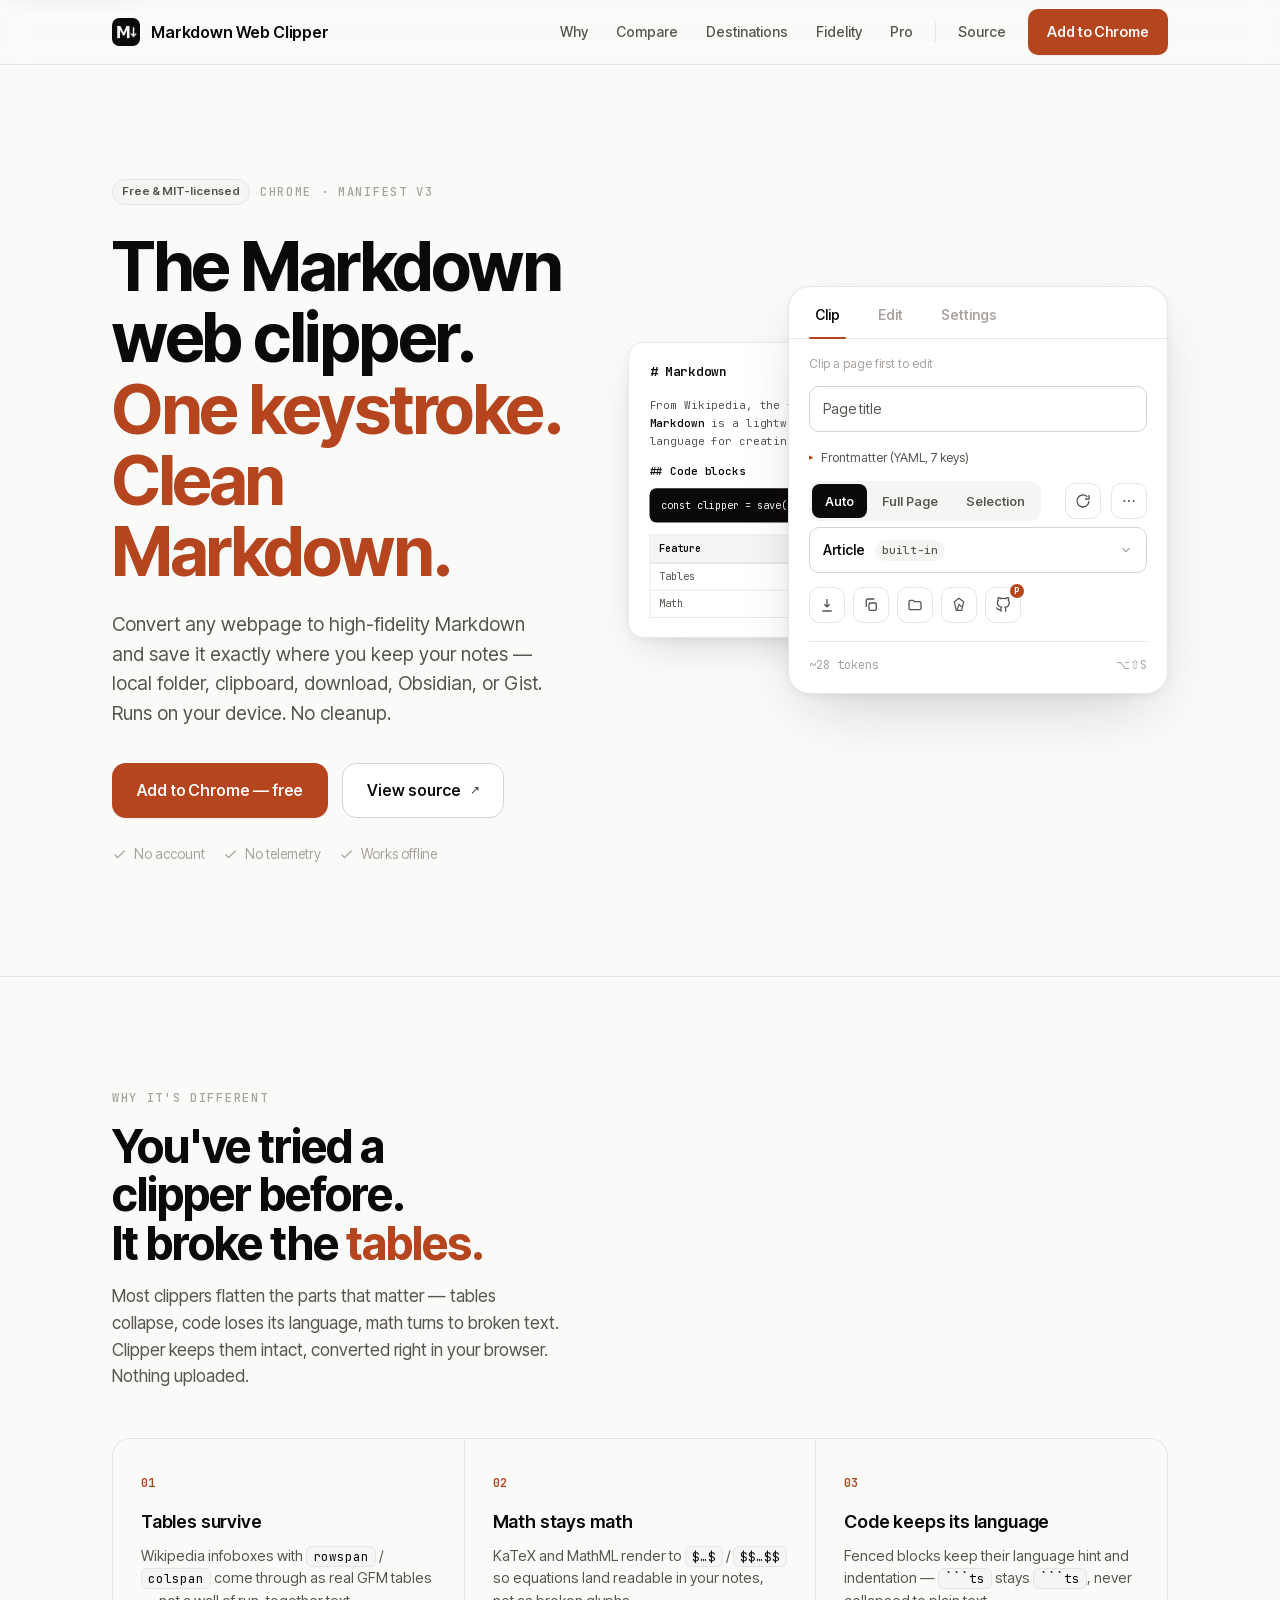
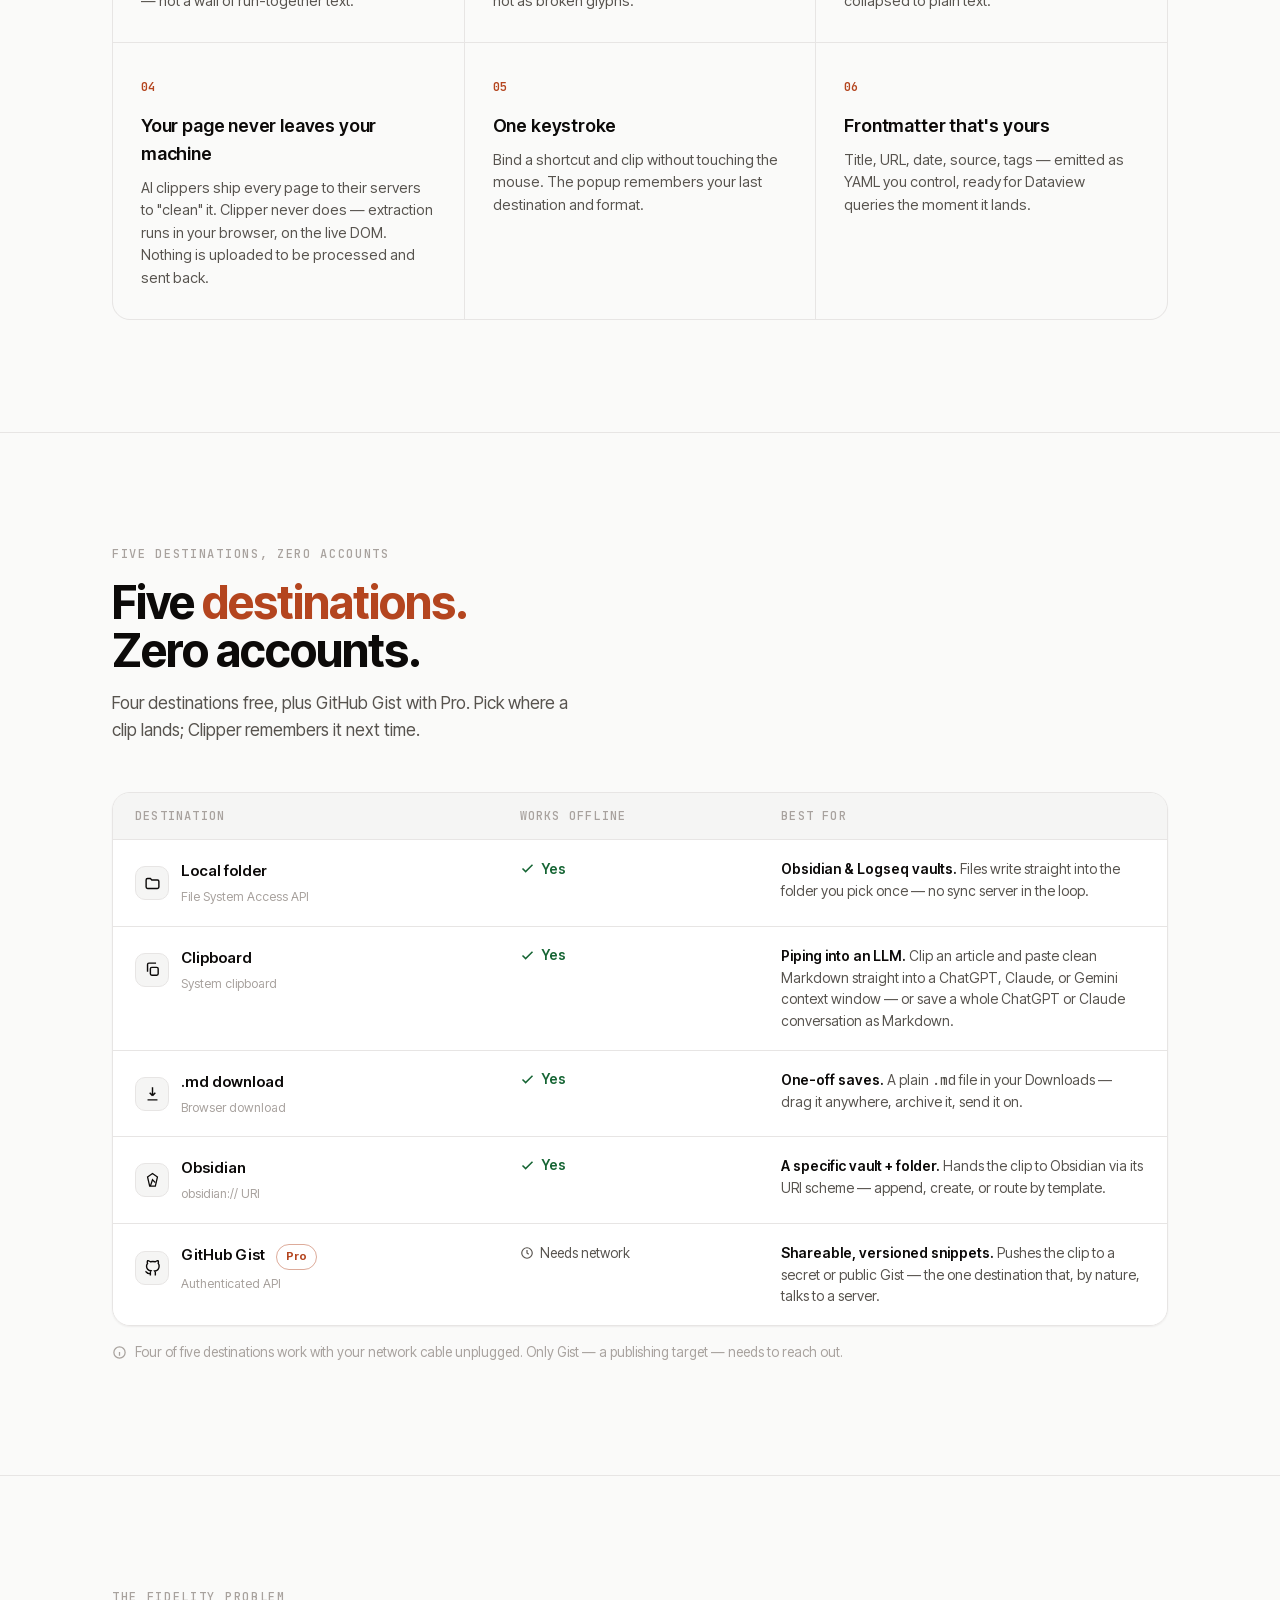
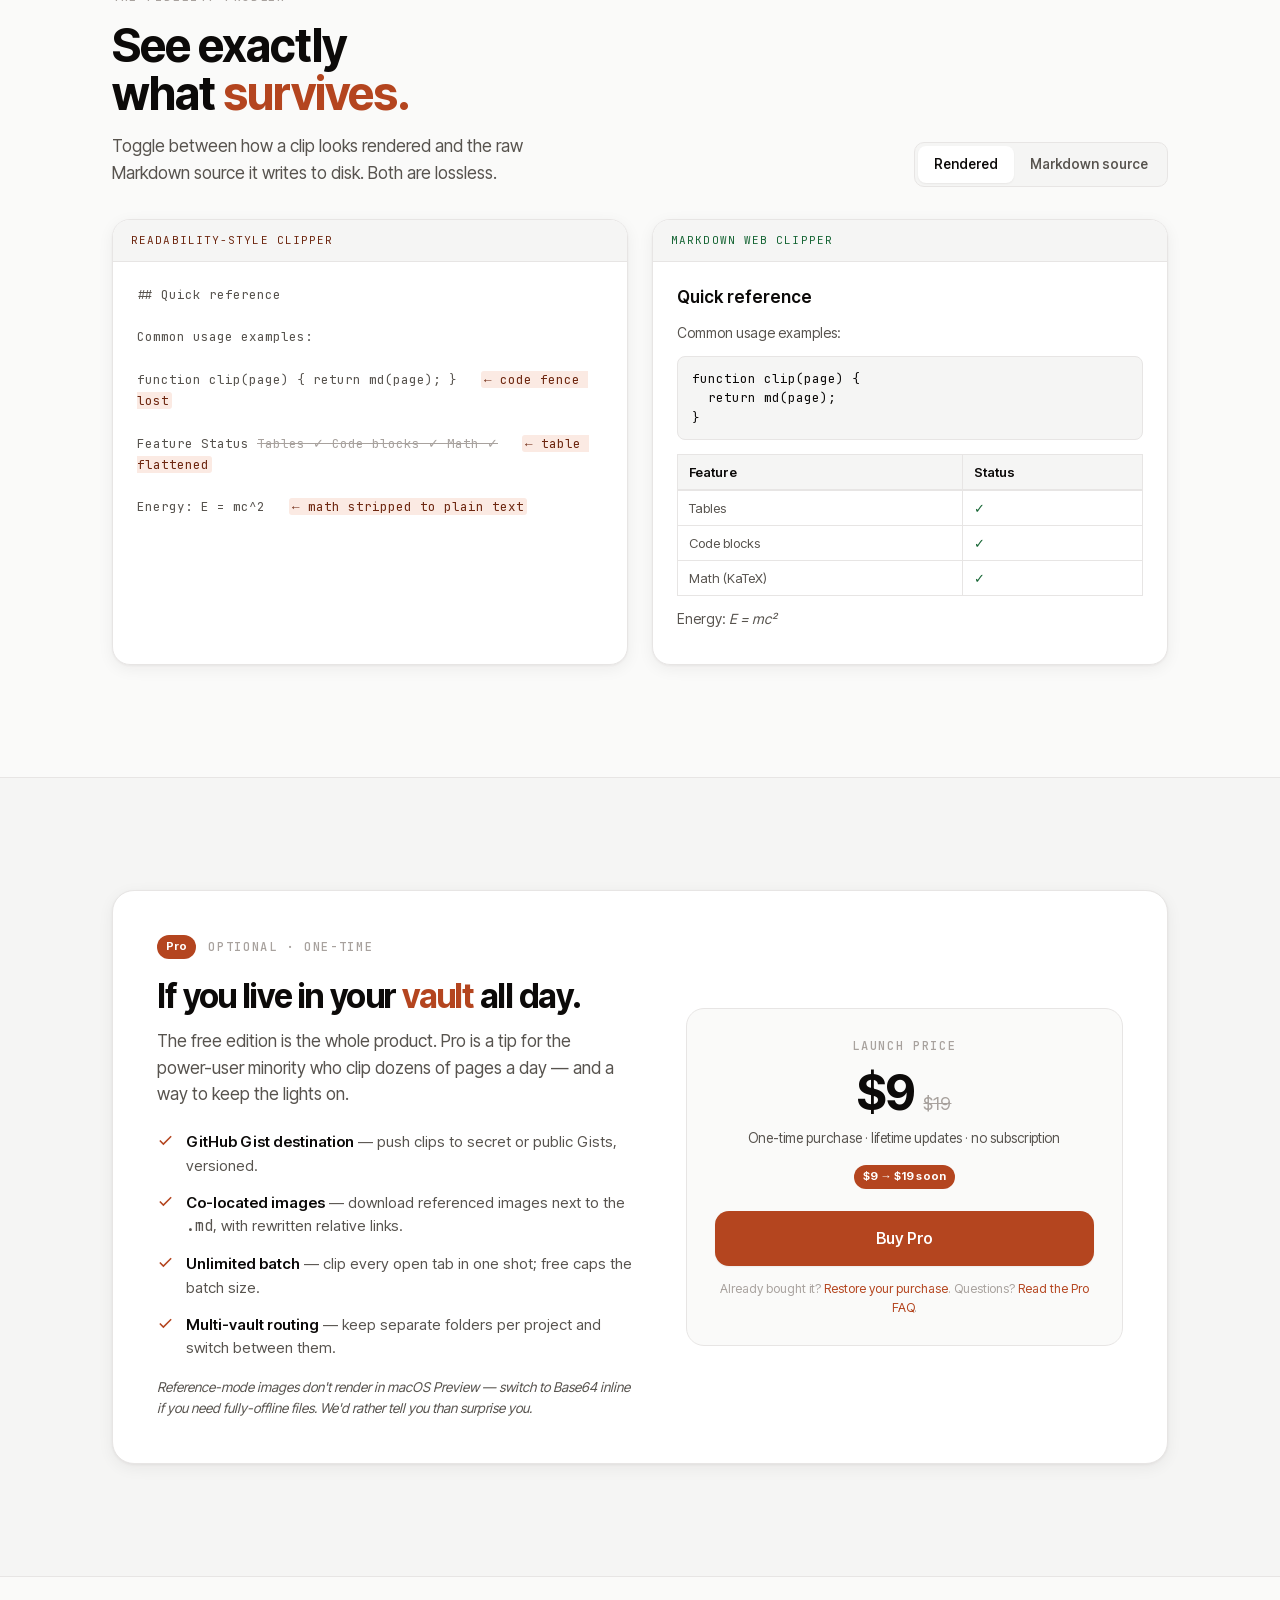
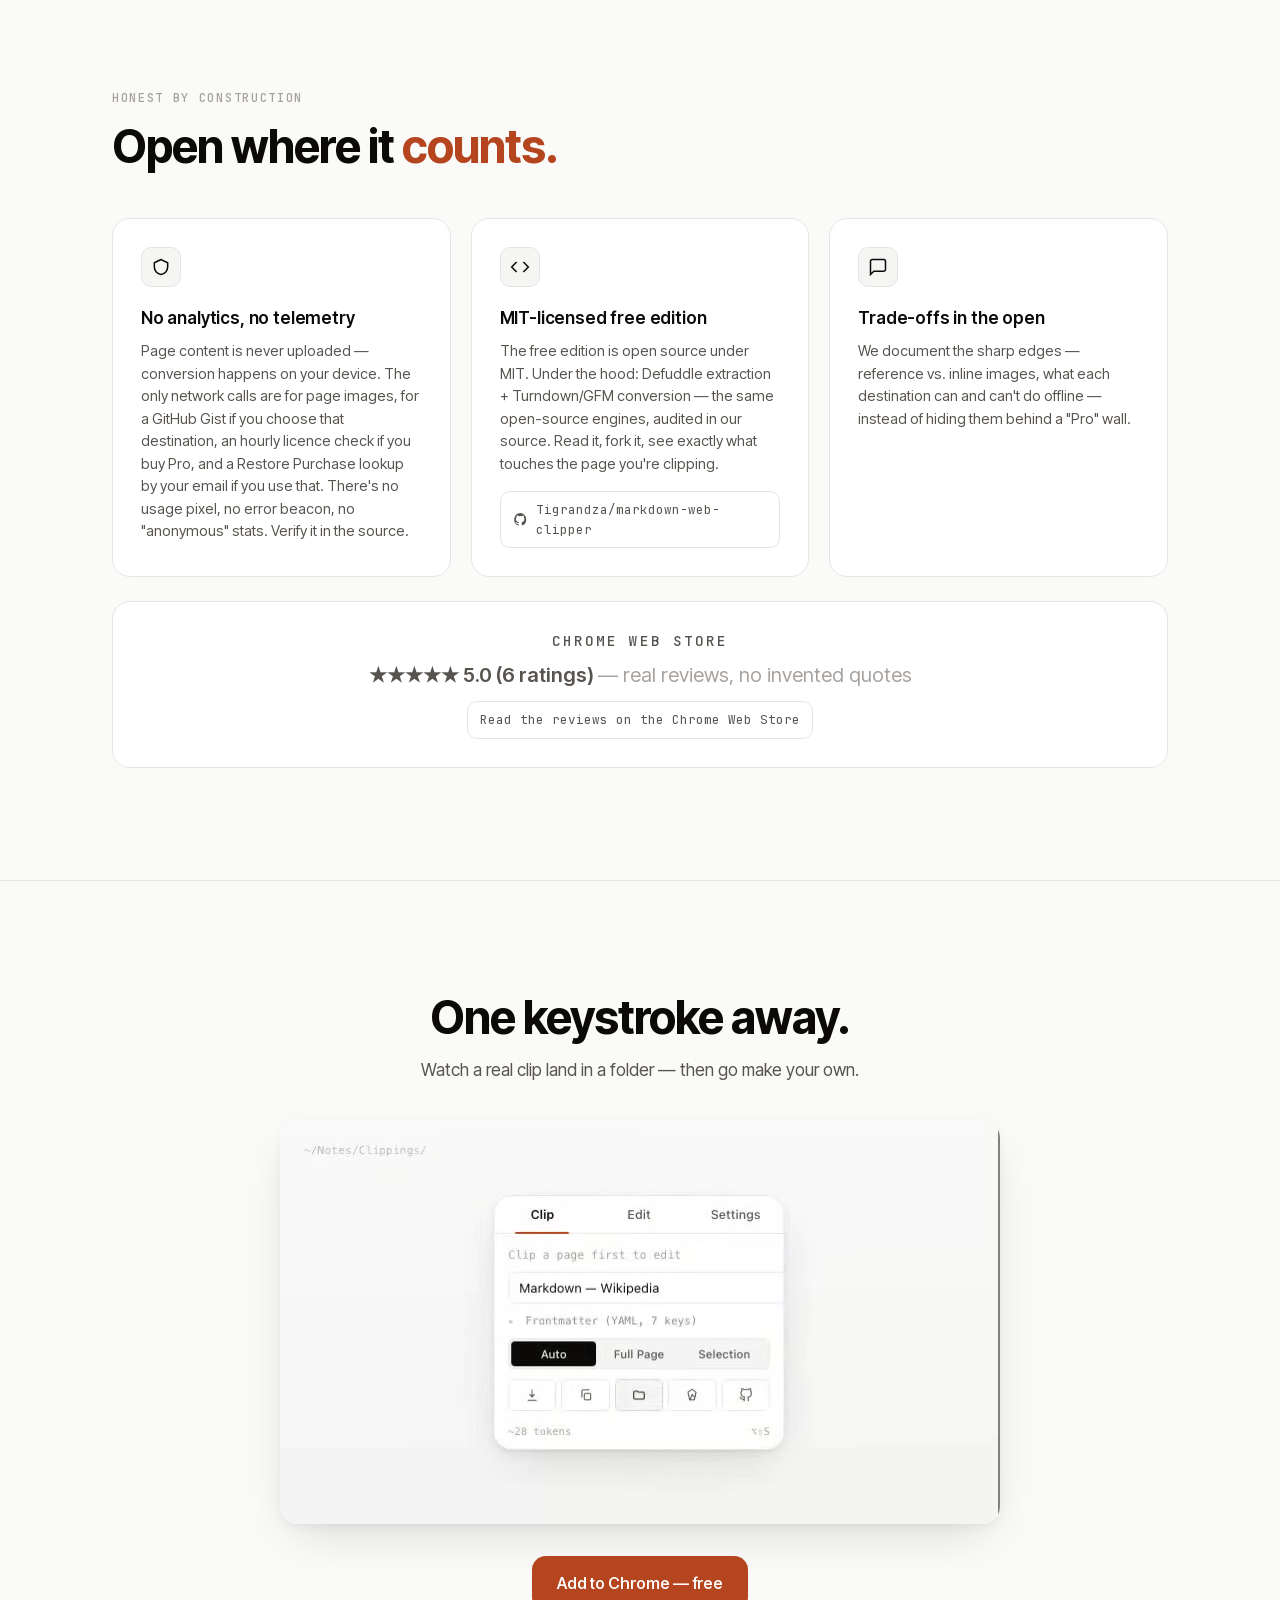
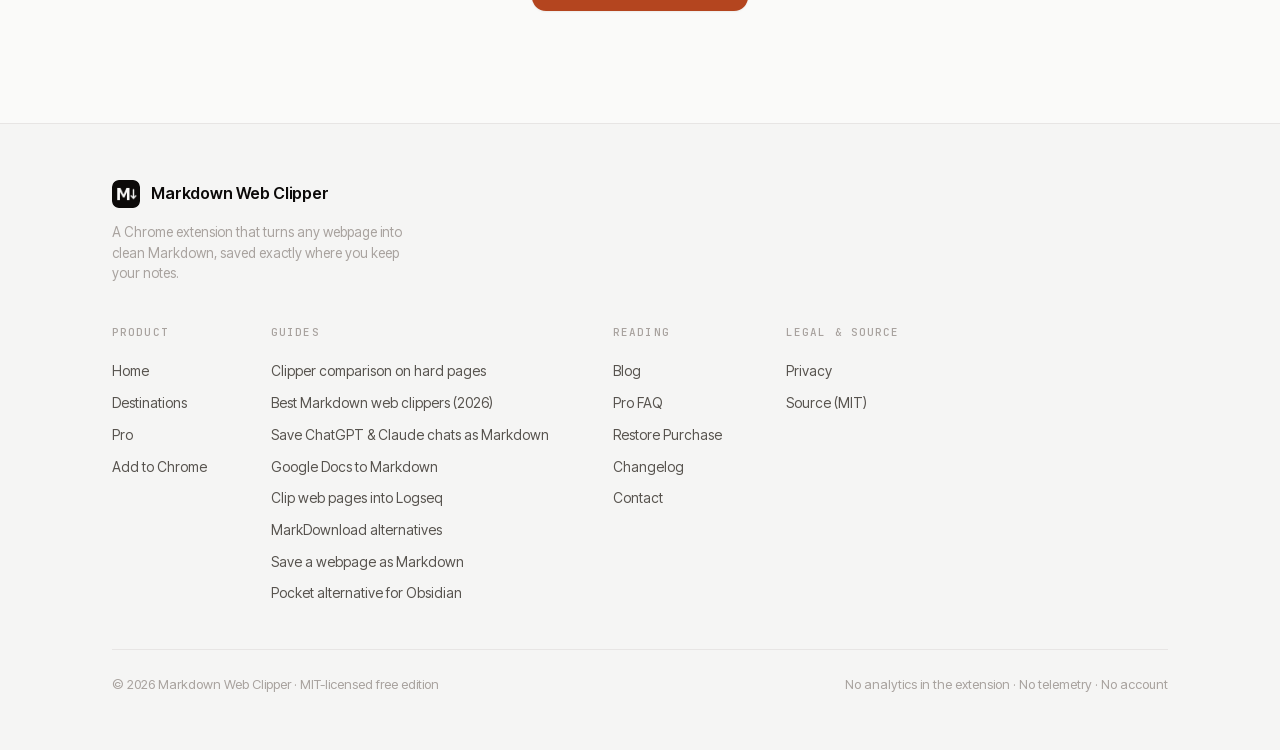
<file: index.html>
<!DOCTYPE html>
<html lang="en" data-hero="split" data-density="standard" data-accent="100" data-pro="standard">
<head>
<meta charset="UTF-8" />
<!--
  Production version of the Claude Design landing-page handoff
  (bundle id 0F12Zd1Js5TqGEaPBBKLFg → /tmp/clipper-landing-page).
  Companion to the May extension redesign (.design/DECISIONS.md +
  .design/markdown-clipper/). Source of truth in this private repo;
  mirror to public github.com/Tigrandza/markdownwebclipper-landing,
  substituting pdt_0NfuGhRc7PfiD3aSfckyG at deploy time.

  Differences vs the bundle's index.html:
  - Only the SPLIT hero ships (centered + compare were dev review
    variants for the Tweaks panel; DECISIONS.md picks split).
  - Tweaks dev overlay (#tweaks + its <template>) stripped — defaults
    locked on <html> via data-* attributes.
  - SEO/favicons/OG/JSON-LD preserved from the previous index.html.
  - Asset paths normalised to root-relative (existing landing repo
    keeps icon-128.png / favicon.svg / favicon-32.png at /).
  - CSS split: tokens.css (the variables block) + home.css (the rest).
    Old style.css stays in place for /privacy /pro-faq /restore, which
    use the older long-form-doc styles; only the home page picks up
    the redesign.
-->
<meta name="viewport" content="width=device-width, initial-scale=1.0" />
<title>Markdown Web Clipper — Save Any Webpage as Clean Markdown</title>
<meta name="description" content="A Chrome extension that saves any webpage as clean Markdown — tables, code, math — to your Obsidian vault, local folder, or clipboard. Free & open source." />
<link rel="canonical" href="https://markdownwebclipper.com/" />
<link rel="icon" href="/favicon.ico" sizes="any" />
<link rel="icon" type="image/svg+xml" href="/favicon.svg" />
<link rel="icon" type="image/png" sizes="32x32" href="/favicon-32.png" />
<link rel="apple-touch-icon" href="/icon-128.png" />
<link rel="manifest" href="/site.webmanifest" />
<link rel="alternate" type="text/markdown" href="/index.md" />
<link rel="alternate" type="application/rss+xml" title="Markdown Web Clipper Blog" href="/blog/feed.xml" />

<!-- Theme color — paints mobile browser chrome to match the rust palette. -->
<meta name="theme-color" content="#fafaf9" media="(prefers-color-scheme: light)" />
<meta name="theme-color" content="#0c0a09" media="(prefers-color-scheme: dark)" />
<!-- color-scheme: tells the UA the page supports both, killing the dark-mode white flash. -->
<meta name="color-scheme" content="light dark" />

<!-- Open Graph + Twitter Cards. Image is the dedicated 1200×630 hero card
     (landing/og-hero.png) — Slack/Twitter/Discord/LinkedIn unfurl as
     a still card rather than a still frame of demo.gif. -->
<meta property="og:title" content="Markdown Web Clipper — Save Any Webpage as Clean Markdown" />
<meta property="og:description" content="Convert any webpage to high-fidelity Markdown and save it exactly where you keep your notes — local folder, clipboard, Obsidian, or Gist. Runs on your device. No cleanup." />
<meta property="og:url" content="https://markdownwebclipper.com/" />
<meta property="og:type" content="website" />
<meta property="og:image" content="https://markdownwebclipper.com/og-hero.png" />
<meta property="og:image:width" content="1200" />
<meta property="og:image:height" content="630" />
<meta property="og:image:alt" content="Markdown Web Clipper popup with the &quot;Saved to ~/Notes/Clippings/Markdown.md&quot; signature toast" />
<meta name="twitter:card" content="summary_large_image" />
<meta name="twitter:title" content="Markdown Web Clipper — Save Any Webpage as Clean Markdown" />
<meta name="twitter:description" content="Convert any webpage to high-fidelity Markdown and save it exactly where you keep your notes. Free, MIT-licensed, runs on your device." />
<meta name="twitter:image" content="https://markdownwebclipper.com/og-hero.png" />

<!-- Self-hosted Inter Tight + JetBrains Mono (latin + latin-ext WOFF2s
     under /fonts/). @font-face declarations live at the top of home.css
     for FOIT mitigation; preloading the latin subsets shaves first-paint
     by ~100ms on cold cache. No CDN; no Google Fonts. -->
<link rel="preload" href="/fonts/inter-tight-latin.woff2" as="font" type="font/woff2" crossorigin />
<link rel="preload" href="/fonts/jetbrains-mono-latin.woff2" as="font" type="font/woff2" crossorigin />

<link rel="stylesheet" href="/tokens.css" />
<link rel="stylesheet" href="/style.css" />

<!-- SoftwareApplication schema covers the free CWS install. Listed as a
     free offer because the extension itself is $0 to download/use; Pro
     is an in-app upgrade modeled separately as its own SoftwareApplication on
     /pro-faq, the page that entity declares as its url.
     softwareVersion below is a PLACEHOLDER, never a real version: package.json
     is the one canonical source (release-please bumps it, WXT reads it into the
     built manifest) and scripts/sync-landing.sh substitutes it into the shipped
     copy at deploy time. The private source carries no literal version, so it
     cannot drift; the substitution is fail-closed, the same invariant as the
     Dodo product-id placeholder. See docs/landing-sync.md. -->
<script type="application/ld+json">
{
  "@context": "https://schema.org",
  "@type": "SoftwareApplication",
  "@id": "https://markdownwebclipper.com/#app",
  "name": "Markdown Web Clipper",
  "applicationCategory": "ProductivityApplication",
  "operatingSystem": "Chrome",
  "description": "One keystroke converts any webpage to high-fidelity Markdown and saves it exactly where you keep your notes. Local-first. Privacy-respecting. Obsidian-compatible.",
  "image": "https://markdownwebclipper.com/og-hero.png",
  "url": "https://markdownwebclipper.com/",
  "publisher": { "@id": "https://markdownwebclipper.com/#org" },
  "downloadUrl": "https://chromewebstore.google.com/detail/markdown-web-clipper-save-pages-to-obsidian/dpkinbemdemheacegfjbbkclcpbfedif",
  "softwareVersion": "0.14.1",
  "license": "https://opensource.org/licenses/MIT",
  "offers": {
    "@type": "Offer",
    "price": "0",
    "priceCurrency": "USD",
    "availability": "https://schema.org/InStock"
  }
}
</script>

<!-- Organization + WebSite. These exist to consolidate brand identity: nothing
     on the site stated which page IS the brand, and five pages were competing
     for the navigational query "markdownwebclipper.com" (43 impressions,
     position 12.7, ZERO clicks — Search Console, 90 days to 2026-08-20). Both
     carry @id anchors so the SoftwareApplication above — and any future
     per-page schema on /pro-faq or the blog — can reference them instead of
     restating publisher details.
     sameAs URLs deliberately carry NO utm_* params: the anchor tags in the body
     do, but sameAs is an identity assertion and a tracked URL is a different
     string. No SearchAction/sitelinks-searchbox either — Google retired that
     feature and this site has no search endpoint to point one at. -->
<script type="application/ld+json">
{
  "@context": "https://schema.org",
  "@graph": [
    {
      "@type": "Organization",
      "@id": "https://markdownwebclipper.com/#org",
      "name": "Markdown Web Clipper",
      "url": "https://markdownwebclipper.com/",
      "logo": {
        "@type": "ImageObject",
        "url": "https://markdownwebclipper.com/icon-128.png",
        "width": 128,
        "height": 128
      },
      "sameAs": [
        "https://github.com/Tigrandza/markdown-web-clipper",
        "https://chromewebstore.google.com/detail/markdown-web-clipper-save-pages-to-obsidian/dpkinbemdemheacegfjbbkclcpbfedif"
      ]
    },
    {
      "@type": "WebSite",
      "@id": "https://markdownwebclipper.com/#website",
      "name": "Markdown Web Clipper",
      "url": "https://markdownwebclipper.com/",
      "inLanguage": "en",
      "datePublished": "2026-05-09",
      "dateModified": "2026-11-10",
      "publisher": { "@id": "https://markdownwebclipper.com/#org" }
    }
  ]
}
</script>
</head>
<body>
<a class="skip-link" href="#main">Skip to content</a>

<!-- ============================ HEADER ============================ -->
<header class="site-header">
  <div class="wrap">
    <a class="brand" href="/" aria-label="Markdown Web Clipper home">
      <img src="/icon-128.png" alt="Markdown Web Clipper logo" />
      <span class="wordmark">Markdown Web Clipper</span>
    </a>
    <nav class="nav">
      <a class="hide-sm" href="#different">Why</a>
      <a class="hide-sm" href="/blog/best-markdown-web-clippers-2026">Compare</a>
      <a class="hide-sm" href="#destinations">Destinations</a>
      <a class="hide-sm" href="#fidelity">Fidelity</a>
      <a class="hide-sm" href="#pro">Pro</a>
      <span class="sep hide-sm" aria-hidden="true"></span>
      <a href="https://github.com/Tigrandza/markdown-web-clipper">Source</a>
      <a class="btn btn-primary" href="https://chromewebstore.google.com/detail/dpkinbemdemheacegfjbbkclcpbfedif?utm_source=markdownwebclipper.com&amp;utm_medium=website&amp;utm_campaign=home" style="margin-left:6px">Add to Chrome</a>
    </nav>
  </div>
</header>

<main id="main">

<!-- ============================ HERO: SPLIT ============================ -->
<section class="hero hero-split band" data-variant="split">
  <div class="wrap">
    <div class="grid">
      <div class="hero-copy">
        <div class="hero-eyebrow">
          <span class="badge-free">Free &amp; MIT-licensed</span>
          <span class="eyebrow">Chrome · Manifest V3</span>
        </div>
        <h1 class="display">The Markdown web clipper.<br /><span class="rust">One keystroke. Clean Markdown.</span></h1>
        <p class="lede">Convert any webpage to high-fidelity Markdown and save it exactly where you keep your notes — local folder, clipboard, download, Obsidian, or Gist. Runs on your device. No cleanup.</p>
        <div class="hero-cta">
          <a class="btn btn-primary btn-lg" href="https://chromewebstore.google.com/detail/dpkinbemdemheacegfjbbkclcpbfedif?utm_source=markdownwebclipper.com&amp;utm_medium=website&amp;utm_campaign=home">Add to Chrome — free</a>
          <a class="btn btn-ghost btn-lg" href="https://github.com/Tigrandza/markdown-web-clipper">View source <span class="kbd">↗</span></a>
        </div>
        <div class="hero-meta">
          <span><svg width="15" height="15" viewBox="0 0 24 24" fill="none" stroke="currentColor" stroke-width="2"><path d="M20 6 9 17l-5-5"/></svg> No account</span>
          <span><svg width="15" height="15" viewBox="0 0 24 24" fill="none" stroke="currentColor" stroke-width="2"><path d="M20 6 9 17l-5-5"/></svg> No telemetry</span>
          <span><svg width="15" height="15" viewBox="0 0 24 24" fill="none" stroke="currentColor" stroke-width="2"><path d="M20 6 9 17l-5-5"/></svg> Works offline</span>
        </div>
      </div>

      <div class="hero-stage">
        <!-- LIVE popup recreation (crisp at any size) -->
        <div class="popup" role="img" aria-label="The Clipper popup, Clip tab">
          <div class="popup-tabs">
            <button class="popup-tab active">Clip</button>
            <button class="popup-tab">Edit</button>
            <button class="popup-tab">Settings</button>
          </div>
          <div class="popup-body">
            <p class="popup-hint">Clip a page first to edit</p>
            <div class="popup-input">Page title</div>
            <p class="popup-fm"><span class="tri">▸</span> Frontmatter (YAML, 7 keys)</p>
            <div class="popup-row">
              <div class="seg">
                <button class="active">Auto</button>
                <button>Full Page</button>
                <button>Selection</button>
              </div>
              <div class="spacer"></div>
              <button class="icon-btn" aria-label="Re-extract"><svg width="16" height="16" viewBox="0 0 24 24" fill="none" stroke="currentColor" stroke-width="2"><path d="M21 12a9 9 0 1 1-2.6-6.4M21 3v6h-6"/></svg></button>
              <button class="icon-btn" aria-label="More"><svg width="16" height="16" viewBox="0 0 24 24" fill="currentColor"><circle cx="5" cy="12" r="1.6"/><circle cx="12" cy="12" r="1.6"/><circle cx="19" cy="12" r="1.6"/></svg></button>
            </div>
            <div class="fmt-select">Article <span class="built-in">built-in</span><span class="caret"><svg width="14" height="14" viewBox="0 0 24 24" fill="none" stroke="currentColor" stroke-width="2"><path d="m6 9 6 6 6-6"/></svg></span></div>
            <div class="dest-row">
              <button class="icon-btn" aria-label="Download .md"><svg width="16" height="16" viewBox="0 0 24 24" fill="none" stroke="currentColor" stroke-width="2"><path d="M12 3v12m0 0 4-4m-4 4-4-4M5 21h14"/></svg></button>
              <button class="icon-btn" aria-label="Copy to clipboard"><svg width="16" height="16" viewBox="0 0 24 24" fill="none" stroke="currentColor" stroke-width="2"><rect x="9" y="9" width="11" height="11" rx="2"/><path d="M5 15V5a2 2 0 0 1 2-2h10"/></svg></button>
              <button class="icon-btn" aria-label="Save to local folder"><svg width="16" height="16" viewBox="0 0 24 24" fill="none" stroke="currentColor" stroke-width="2"><path d="M3 7a2 2 0 0 1 2-2h4l2 2h8a2 2 0 0 1 2 2v8a2 2 0 0 1-2 2H5a2 2 0 0 1-2-2z"/></svg></button>
              <button class="icon-btn" aria-label="Send to Obsidian"><svg width="16" height="16" viewBox="0 0 24 24" fill="none" stroke="currentColor" stroke-width="1.8"><path d="m12 2 7 5-3 13H8L5 7z"/><path d="m9 20 3-9 4 4"/></svg></button>
              <button class="icon-btn" aria-label="Save to GitHub Gist (Pro)"><svg width="16" height="16" viewBox="0 0 24 24" fill="none" stroke="currentColor" stroke-width="2"><path d="M9 19c-5 1.5-5-2.5-7-3m14 6v-3.9a3.4 3.4 0 0 0-.9-2.6c3-.3 6.2-1.5 6.2-6.7A5.2 5.2 0 0 0 20 4.8 4.9 4.9 0 0 0 19.9 1S18.7.6 16 2.5a13.4 13.4 0 0 0-7 0C6.3.6 5.1 1 5.1 1A4.9 4.9 0 0 0 5 4.8a5.2 5.2 0 0 0-1.4 3.6c0 5.2 3.2 6.4 6.2 6.7A3.4 3.4 0 0 0 9 17.6V22"/></svg><span class="pro-dot">P</span></button>
            </div>
            <div class="popup-foot"><span>~28 tokens</span><span>⌥⇧S</span></div>
          </div>
        </div>

        <span class="flow-arrow" aria-hidden="true"><svg width="36" height="20" viewBox="0 0 36 20" fill="none" stroke="currentColor" stroke-width="2.2"><path d="M2 10h30m0 0-7-7m7 7-7 7"/></svg></span>

        <!-- rendered markdown output -->
        <div class="md-card">
          <p class="md-h"># Markdown</p>
          <p>From Wikipedia, the free encyclopedia</p>
          <p><b style="color:var(--fg-strong)">Markdown</b> is a lightweight markup language for creating formatted text.</p>
          <p class="sub">## Code blocks</p>
          <div class="code-well">const clipper = save(page);</div>
          <table class="mini-table">
            <caption class="sr-only">Sample of a rendered Markdown table: features and their support status.</caption>
            <thead><tr><th scope="col">Feature</th><th scope="col">Status</th></tr></thead>
            <tbody>
              <tr><td>Tables</td><td><span class="ok">✓</span></td></tr>
              <tr><td>Math</td><td><span class="ok">✓</span></td></tr>
            </tbody>
          </table>
        </div>
      </div>
    </div>
  </div>
</section>

<!-- ============================ WHY DIFFERENT ============================ -->
<section class="band" id="different">
  <div class="wrap">
    <div class="section-head">
      <p class="eyebrow">Why it's different</p>
      <h2 class="display" style="margin-top:14px">You've tried a clipper before.<br />It broke the <span class="rust">tables.</span></h2>
      <p class="lede">Most clippers flatten the parts that matter — tables collapse, code loses its language, math turns to broken text. Clipper keeps them intact, converted right in your browser. Nothing uploaded.</p>
    </div>
    <div class="why-grid">
      <div class="why-cell">
        <span class="n">01</span>
        <h3>Tables survive</h3>
        <p>Wikipedia infoboxes with <code>rowspan</code> / <code>colspan</code> come through as real GFM tables — not a wall of run-together text.</p>
      </div>
      <div class="why-cell">
        <span class="n">02</span>
        <h3>Math stays math</h3>
        <p>KaTeX and MathML render to <code>$…$</code> / <code>$$…$$</code> so equations land readable in your notes, not as broken glyphs.</p>
      </div>
      <div class="why-cell">
        <span class="n">03</span>
        <h3>Code keeps its language</h3>
        <p>Fenced blocks keep their language hint and indentation — <code>```ts</code> stays <code>```ts</code>, never collapsed to plain text.</p>
      </div>
      <div class="why-cell">
        <span class="n">04</span>
        <h3>Your page never leaves your machine</h3>
        <p>AI clippers ship every page to their servers to "clean" it. Clipper never does — extraction runs in your browser, on the live DOM. Nothing is uploaded to be processed and sent back.</p>
      </div>
      <div class="why-cell">
        <span class="n">05</span>
        <h3>One keystroke</h3>
        <p>Bind a shortcut and clip without touching the mouse. The popup remembers your last destination and format.</p>
      </div>
      <div class="why-cell">
        <span class="n">06</span>
        <h3>Frontmatter that's yours</h3>
        <p>Title, URL, date, source, tags — emitted as YAML you control, ready for Dataview queries the moment it lands.</p>
      </div>
    </div>
  </div>
</section>

<!-- ============================ DESTINATIONS ============================ -->
<section class="band" id="destinations">
  <div class="wrap">
    <div class="section-head">
      <p class="eyebrow">Five destinations, zero accounts</p>
      <h2 class="display" style="margin-top:14px">Five <span class="rust">destinations.</span> Zero accounts.</h2>
      <p class="lede">Four destinations free, plus GitHub Gist with Pro. Pick where a clip lands; Clipper remembers it next time.</p>
    </div>
    <div class="matrix-wrap">
      <table class="matrix">
        <caption class="sr-only">Clip destinations compared by whether they work offline and what each is best for.</caption>
        <thead>
          <tr><th scope="col">Destination</th><th scope="col">Works offline</th><th scope="col">Best for</th></tr>
        </thead>
        <tbody>
          <tr>
            <td>
              <div class="dest">
                <span class="di"><svg width="17" height="17" viewBox="0 0 24 24" fill="none" stroke="currentColor" stroke-width="2"><path d="M3 7a2 2 0 0 1 2-2h4l2 2h8a2 2 0 0 1 2 2v8a2 2 0 0 1-2 2H5a2 2 0 0 1-2-2z"/></svg></span>
                <span><span class="name">Local folder</span><br /><span class="sub">File System Access API</span></span>
              </div>
            </td>
            <td><span class="yes"><svg width="15" height="15" viewBox="0 0 24 24" fill="none" stroke="currentColor" stroke-width="2.4"><path d="M20 6 9 17l-5-5"/></svg> Yes</span></td>
            <td class="best"><b>Obsidian &amp; <a href="/blog/logseq-web-clipper">Logseq</a> vaults.</b> Files write straight into the folder you pick once — no sync server in the loop.</td>
          </tr>
          <tr>
            <td>
              <div class="dest">
                <span class="di"><svg width="17" height="17" viewBox="0 0 24 24" fill="none" stroke="currentColor" stroke-width="2"><rect x="9" y="9" width="11" height="11" rx="2"/><path d="M5 15V5a2 2 0 0 1 2-2h10"/></svg></span>
                <span><span class="name">Clipboard</span><br /><span class="sub">System clipboard</span></span>
              </div>
            </td>
            <td><span class="yes"><svg width="15" height="15" viewBox="0 0 24 24" fill="none" stroke="currentColor" stroke-width="2.4"><path d="M20 6 9 17l-5-5"/></svg> Yes</span></td>
            <td class="best"><b>Piping into an LLM.</b> Clip an article and paste clean Markdown straight into a ChatGPT, Claude, or Gemini context window — or <a href="/blog/export-chatgpt-claude-conversations-markdown">save a whole ChatGPT or Claude conversation as Markdown</a>.</td>
          </tr>
          <tr>
            <td>
              <div class="dest">
                <span class="di"><svg width="17" height="17" viewBox="0 0 24 24" fill="none" stroke="currentColor" stroke-width="2"><path d="M12 3v12m0 0 4-4m-4 4-4-4M5 21h14"/></svg></span>
                <span><span class="name">.md download</span><br /><span class="sub">Browser download</span></span>
              </div>
            </td>
            <td><span class="yes"><svg width="15" height="15" viewBox="0 0 24 24" fill="none" stroke="currentColor" stroke-width="2.4"><path d="M20 6 9 17l-5-5"/></svg> Yes</span></td>
            <td class="best"><b>One-off saves.</b> A plain <code>.md</code> file in your Downloads — drag it anywhere, archive it, send it on.</td>
          </tr>
          <tr>
            <td>
              <div class="dest">
                <span class="di"><svg width="17" height="17" viewBox="0 0 24 24" fill="none" stroke="currentColor" stroke-width="1.8"><path d="m12 2 7 5-3 13H8L5 7z"/><path d="m9 20 3-9 4 4"/></svg></span>
                <span><span class="name">Obsidian</span><br /><span class="sub">obsidian:// URI</span></span>
              </div>
            </td>
            <td><span class="yes"><svg width="15" height="15" viewBox="0 0 24 24" fill="none" stroke="currentColor" stroke-width="2.4"><path d="M20 6 9 17l-5-5"/></svg> Yes</span></td>
            <td class="best"><b>A specific vault + folder.</b> Hands the clip to Obsidian via its URI scheme — append, create, or route by template.</td>
          </tr>
          <tr>
            <td>
              <div class="dest">
                <span class="di"><svg width="17" height="17" viewBox="0 0 24 24" fill="none" stroke="currentColor" stroke-width="2"><path d="M9 19c-5 1.5-5-2.5-7-3m14 6v-3.9a3.4 3.4 0 0 0-.9-2.6c3-.3 6.2-1.5 6.2-6.7A5.2 5.2 0 0 0 20 4.8 4.9 4.9 0 0 0 19.9 1S18.7.6 16 2.5a13.4 13.4 0 0 0-7 0C6.3.6 5.1 1 5.1 1A4.9 4.9 0 0 0 5 4.8a5.2 5.2 0 0 0-1.4 3.6c0 5.2 3.2 6.4 6.2 6.7A3.4 3.4 0 0 0 9 17.6V22"/></svg></span>
                <span><span class="name">GitHub Gist <span class="badge-pro outline tag-pro">Pro</span></span><br /><span class="sub">Authenticated API</span></span>
              </div>
            </td>
            <td><span class="partial"><svg width="14" height="14" viewBox="0 0 24 24" fill="none" stroke="currentColor" stroke-width="2"><circle cx="12" cy="12" r="9"/><path d="M12 7v5l3 2"/></svg> Needs network</span></td>
            <td class="best"><b>Shareable, versioned snippets.</b> Pushes the clip to a secret or public Gist — the one destination that, by nature, talks to a server.</td>
          </tr>
        </tbody>
      </table>
    </div>
    <p class="matrix-note"><svg width="15" height="15" viewBox="0 0 24 24" fill="none" stroke="currentColor" stroke-width="2"><circle cx="12" cy="12" r="9"/><path d="M12 8h.01M11 12h1v4h1"/></svg> Four of five destinations work with your network cable unplugged. Only Gist — a publishing target — needs to reach out.</p>
  </div>
</section>

<!-- ============================ FIDELITY (before/after) ============================ -->
<section class="band" id="fidelity" data-ba="rendered">
  <div class="wrap">
    <div class="ba-head">
      <div class="section-head" style="margin-bottom:0">
        <p class="eyebrow">The fidelity problem</p>
        <h2 class="display" style="margin-top:14px">See exactly what <span class="rust">survives.</span></h2>
        <p class="lede">Toggle between how a clip looks rendered and the raw Markdown source it writes to disk. Both are lossless.</p>
      </div>
      <div class="ba-toggle" role="group" aria-label="View mode">
        <button type="button" data-ba-mode="rendered" class="active" aria-pressed="true">Rendered</button>
        <button type="button" data-ba-mode="source" aria-pressed="false">Markdown source</button>
      </div>
    </div>

    <div class="ba-grid">
      <!-- LEFT: what other clippers do (broken) -->
      <div class="ba-card">
        <div class="cap bad">Readability-style clipper</div>
        <div class="ba-body">
          <!-- rendered view of a broken clip -->
          <div class="ba-show-rendered ba-broken">## Quick reference

Common usage examples:

function clip(page) { return md(page); }   <span class="lost">← code fence lost</span>

Feature Status <span class="strip">Tables ✓ Code blocks ✓ Math ✓</span>   <span class="lost">← table flattened</span>

Energy: E = mc^2   <span class="lost">← math stripped to plain text</span></div>
          <!-- source view of a broken clip -->
          <div class="ba-show-source ba-source">## Quick reference

Common usage examples:

function clip(page) { return md(page); }

Feature Status Tables ✓ Code
blocks ✓ Math ✓

Energy: E = mc^2</div>
        </div>
      </div>

      <!-- RIGHT: what Clipper does (clean) -->
      <div class="ba-card">
        <div class="cap good">Markdown Web Clipper</div>
        <div class="ba-body">
          <!-- rendered -->
          <div class="ba-show-rendered ba-render">
            <p class="md-h">Quick reference</p>
            <p>Common usage examples:</p>
            <pre>function clip(page) {
  return md(page);
}</pre>
            <table>
              <caption class="sr-only">Sample of a rendered Markdown table: features and their support status.</caption>
              <thead><tr><th scope="col">Feature</th><th scope="col">Status</th></tr></thead>
              <tbody>
                <tr><td>Tables</td><td><span class="ok">✓</span></td></tr>
                <tr><td>Code blocks</td><td><span class="ok">✓</span></td></tr>
                <tr><td>Math (KaTeX)</td><td><span class="ok">✓</span></td></tr>
              </tbody>
            </table>
            <p style="margin-top:12px">Energy: <em>E = mc²</em></p>
          </div>
          <!-- source -->
          <div class="ba-show-source ba-source"><span class="h">## Quick reference</span>

Common usage examples:

<span class="fence">```javascript</span>
function clip(page) {
  return md(page);
}
<span class="fence">```</span>

<span class="pipe">| Feature      | Status |</span>
<span class="pipe">|--------------|--------|</span>
<span class="pipe">| Tables       | ✓      |</span>
<span class="pipe">| Code blocks  | ✓      |</span>
<span class="pipe">| Math (KaTeX) | ✓      |</span>

Energy: <span class="fence">$E = mc^2$</span></div>
        </div>
      </div>
    </div>
  </div>
</section>

<!-- ============================ PRO ============================ -->
<section class="band pro-band" id="pro">
  <div class="wrap">
    <div class="pro-card">
      <div>
        <div class="head">
          <span class="badge-pro">Pro</span>
          <p class="eyebrow">Optional · one-time</p>
        </div>
        <h2 class="display">If you live in your <span class="rust">vault</span> all day.</h2>
        <p class="lede" style="margin-top:14px">The free edition is the whole product. Pro is a tip for the power-user minority who clip dozens of pages a day — and a way to keep the lights on.</p>
        <ul class="pro-feats">
          <li><span class="tick"><svg width="17" height="17" viewBox="0 0 24 24" fill="none" stroke="currentColor" stroke-width="2.2"><path d="M20 6 9 17l-5-5"/></svg></span><span><b>GitHub Gist destination</b> — push clips to secret or public Gists, versioned.</span></li>
          <li><span class="tick"><svg width="17" height="17" viewBox="0 0 24 24" fill="none" stroke="currentColor" stroke-width="2.2"><path d="M20 6 9 17l-5-5"/></svg></span><span><b>Co-located images</b> — download referenced images next to the <code>.md</code>, with rewritten relative links.</span></li>
          <li><span class="tick"><svg width="17" height="17" viewBox="0 0 24 24" fill="none" stroke="currentColor" stroke-width="2.2"><path d="M20 6 9 17l-5-5"/></svg></span><span><b>Unlimited batch</b> — clip every open tab in one shot; free caps the batch size.</span></li>
          <li><span class="tick"><svg width="17" height="17" viewBox="0 0 24 24" fill="none" stroke="currentColor" stroke-width="2.2"><path d="M20 6 9 17l-5-5"/></svg></span><span><b>Multi-vault routing</b> — keep separate folders per project and switch between them.</span></li>
        </ul>
        <p class="pro-tip">Reference-mode images don't render in macOS Preview — switch to Base64 inline if you need fully-offline files. We'd rather tell you than surprise you.</p>
      </div>
      <div class="price-box">
        <p class="eyebrow">Launch price</p>
        <div style="margin-top:14px"><span class="now">$9</span><span class="was">$19</span></div>
        <p class="once">One-time purchase · lifetime updates · no subscription</p>
        <span class="badge-pro promo">$9 → $19 soon</span>
        <a class="btn btn-primary btn-lg" href="https://checkout.dodopayments.com/buy/pdt_0NfuGhRc7PfiD3aSfckyG">Buy Pro</a>
        <p class="fine">Already bought it? <a href="/restore" style="color:var(--accent)">Restore your purchase</a>. Questions? <a href="/pro-faq" style="color:var(--accent)">Read the Pro FAQ</a>.</p>
      </div>
    </div>
  </div>
</section>

<!-- ============================ CREDIBILITY ============================ -->
<section class="band">
  <div class="wrap">
    <div class="section-head">
      <p class="eyebrow">Honest by construction</p>
      <h2 class="display" style="margin-top:14px">Open where it <span class="rust">counts.</span></h2>
    </div>
    <div class="cred-grid">
      <div class="cred-card">
        <span class="ic"><svg width="20" height="20" viewBox="0 0 24 24" fill="none" stroke="currentColor" stroke-width="1.8"><path d="M12 3 4 7v5c0 4.5 3.4 8.3 8 9 4.6-.7 8-4.5 8-9V7z"/></svg></span>
        <h3>No analytics, no telemetry</h3>
        <p>Page content is never uploaded — conversion happens on your device. The only network calls are for page images, for a GitHub Gist if you choose that destination, an hourly licence check if you buy Pro, and a Restore Purchase lookup by your email if you use that. There's no usage pixel, no error beacon, no "anonymous" stats. Verify it in the source.</p>
      </div>
      <div class="cred-card">
        <span class="ic"><svg width="20" height="20" viewBox="0 0 24 24" fill="none" stroke="currentColor" stroke-width="1.8"><path d="M16 18l6-6-6-6M8 6l-6 6 6 6"/></svg></span>
        <h3>MIT-licensed free edition</h3>
        <p>The free edition is open source under MIT. Under the hood: Defuddle extraction + Turndown/GFM conversion — the same open-source engines, audited in our source. Read it, fork it, see exactly what touches the page you're clipping.</p>
        <a class="repo" href="https://github.com/Tigrandza/markdown-web-clipper"><svg width="15" height="15" viewBox="0 0 24 24" fill="currentColor"><path d="M12 1A11 11 0 0 0 8.5 22c.5.1.7-.2.7-.5v-2c-3 .6-3.7-1.3-3.7-1.3-.5-1.3-1.2-1.6-1.2-1.6-1-.7.1-.7.1-.7 1.1.1 1.7 1.1 1.7 1.1 1 1.7 2.6 1.2 3.2.9.1-.7.4-1.2.7-1.5-2.4-.3-5-1.2-5-5.3 0-1.2.4-2.1 1.1-2.9-.1-.3-.5-1.4.1-2.8 0 0 .9-.3 3 1.1a10.4 10.4 0 0 1 5.5 0c2.1-1.4 3-1.1 3-1.1.6 1.4.2 2.5.1 2.8.7.8 1.1 1.7 1.1 2.9 0 4.1-2.6 5-5 5.3.4.3.8 1 .8 2.1v3c0 .3.2.6.7.5A11 11 0 0 0 12 1"/></svg> Tigrandza/markdown-web-clipper</a>
      </div>
      <div class="cred-card">
        <span class="ic"><svg width="20" height="20" viewBox="0 0 24 24" fill="none" stroke="currentColor" stroke-width="1.8"><path d="M21 15a2 2 0 0 1-2 2H7l-4 4V5a2 2 0 0 1 2-2h14a2 2 0 0 1 2 2z"/></svg></span>
        <h3>Trade-offs in the open</h3>
        <p>We document the sharp edges — reference vs. inline images, what each destination can and can't do offline — instead of hiding them behind a "Pro" wall.</p>
      </div>
    </div>

    <!-- real Chrome Web Store rating -- swap only when the aggregate changes, don't invent testimonials -->
    <div class="cred-card" style="margin-top:24px; text-align:center">
      <p class="eyebrow">Chrome Web Store</p>
      <p style="font-size:20px; font-weight:600; margin-top:8px">★★★★★ 5.0 (6 ratings) <span style="color:var(--fg-faint); font-weight:400">— real reviews, no invented quotes</span></p>
      <a class="repo" style="justify-content:center; margin-top:10px" href="https://chromewebstore.google.com/detail/dpkinbemdemheacegfjbbkclcpbfedif/reviews?utm_source=markdownwebclipper.com&amp;utm_medium=website&amp;utm_campaign=reviews">Read the reviews on the Chrome Web Store</a>
    </div>
  </div>
</section>

<!-- ============================ FINAL CTA + DEMO SLOT ============================ -->
<section class="band">
  <div class="wrap" style="text-align:center">
    <h2 class="display">One keystroke away.</h2>
    <p class="lede" style="margin:16px auto 0">Watch a real clip land in a folder — then go make your own.</p>
    <!-- Was a 1.2MB demo.gif; now MP4+WebM (~115KB total). JS plays it only when
         the visitor hasn't requested reduced motion (see landing.js) — the poster
         stays put otherwise. Fallback <img> uses the lightweight poster, not the GIF. -->
    <video class="demo-video" id="demo-video" width="720" height="405" muted loop playsinline preload="none"
           poster="/demo-poster.png" data-autoplay
           aria-label="Animated demo: Markdown Web Clipper popup, clipping a Wikipedia article and saving it as ~/Notes/Clippings/Markdown.md"
           style="margin:36px auto 32px; display:block; max-width:100%; width:720px; height:auto; border-radius:18px; box-shadow: var(--shadow-lg); background: var(--surface);">
      <source src="/demo.webm" type="video/webm" />
      <source src="/demo.mp4" type="video/mp4" />
      <img src="/demo-poster.png" alt="Markdown Web Clipper popup, clipping a Wikipedia article and saving it as ~/Notes/Clippings/Markdown.md"
           width="720" height="405" loading="lazy" decoding="async"
           style="display:block; max-width:100%; width:720px; height:auto; border-radius:18px;" />
    </video>
    <p class="fine reduced-motion-note" style="margin-bottom:12px">Still frame shown — your system's reduced motion setting is on.</p>
    <button type="button" class="btn btn-ghost reduced-motion-play" data-play-demo aria-controls="demo-video" style="margin-bottom:24px">▶ Play animation</button>
    <a class="btn btn-primary btn-lg" href="https://chromewebstore.google.com/detail/dpkinbemdemheacegfjbbkclcpbfedif?utm_source=markdownwebclipper.com&amp;utm_medium=website&amp;utm_campaign=home">Add to Chrome — free</a>
  </div>
</section>

</main>

<!-- ============================ FOOTER ============================ -->
<footer class="site-footer">
  <div class="wrap">
    <div class="footer-grid">
      <div class="footer-brand">
        <a class="brand" href="/" aria-label="Markdown Web Clipper home"><img src="/icon-128.png" alt="Markdown Web Clipper logo" /><span class="wordmark">Markdown Web Clipper</span></a>
        <p>A Chrome extension that turns any webpage into clean Markdown, saved exactly where you keep your notes.</p>
      </div>
      <div class="footer-cols">
        <div class="footer-col">
          <h2>Product</h2>
          <a href="/">Home</a>
          <a href="#destinations">Destinations</a>
          <a href="#pro">Pro</a>
          <a href="https://chromewebstore.google.com/detail/dpkinbemdemheacegfjbbkclcpbfedif?utm_source=markdownwebclipper.com&amp;utm_medium=website&amp;utm_campaign=home">Add to Chrome</a>
        </div>
        <div class="footer-col">
          <h2>Guides</h2>
          <a href="/compare">Clipper comparison on hard pages</a>
          <a href="/blog/best-markdown-web-clippers-2026">Best Markdown web clippers (2026)</a>
          <a href="/blog/export-chatgpt-claude-conversations-markdown">Save ChatGPT &amp; Claude chats as Markdown</a>
          <a href="/blog/google-docs-web-clipper">Google Docs to Markdown</a>
          <a href="/blog/logseq-web-clipper">Clip web pages into Logseq</a>
          <a href="/blog/markdownload-alternative">MarkDownload alternatives</a>
          <a href="/blog/save-webpage-as-markdown">Save a webpage as Markdown</a>
          <a href="/blog/pocket-alternative-markdown-obsidian">Pocket alternative for Obsidian</a>
        </div>
        <div class="footer-col">
          <h2>Reading</h2>
          <a href="/blog/">Blog</a>
          <a href="/pro-faq">Pro FAQ</a>
          <a href="/restore">Restore Purchase</a>
          <a href="/changelog">Changelog</a>
          <a href="mailto:support@markdownwebclipper.com">Contact</a>
        </div>
        <div class="footer-col">
          <h2>Legal &amp; source</h2>
          <a href="/privacy">Privacy</a>
          <a href="https://github.com/Tigrandza/markdown-web-clipper">Source (MIT)</a>
        </div>
      </div>
    </div>
    <div class="footer-legal">
      <span>© 2026 Markdown Web Clipper · MIT-licensed free edition</span>
      <span>No analytics in the extension · No telemetry · No account</span>
    </div>
  </div>
</footer>

<script src="/landing.js"></script>
</body>
</html>
</file>
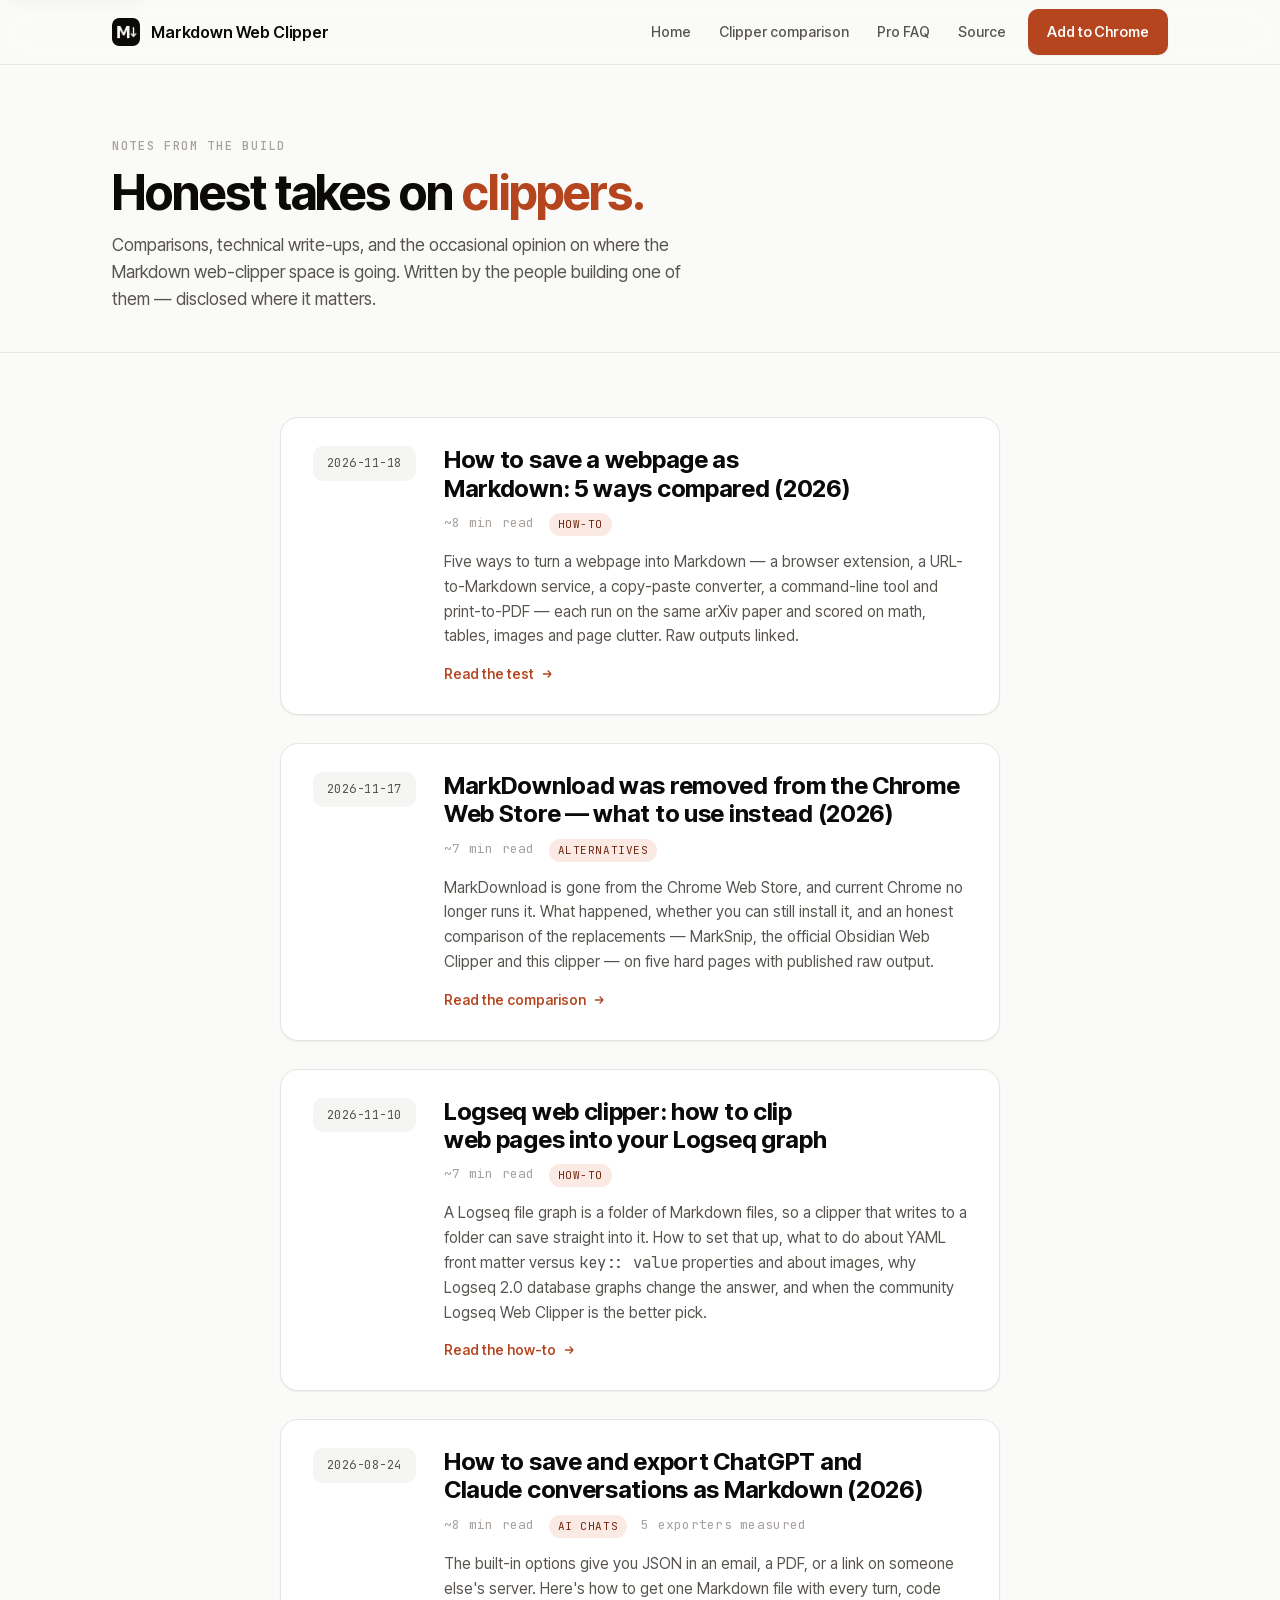
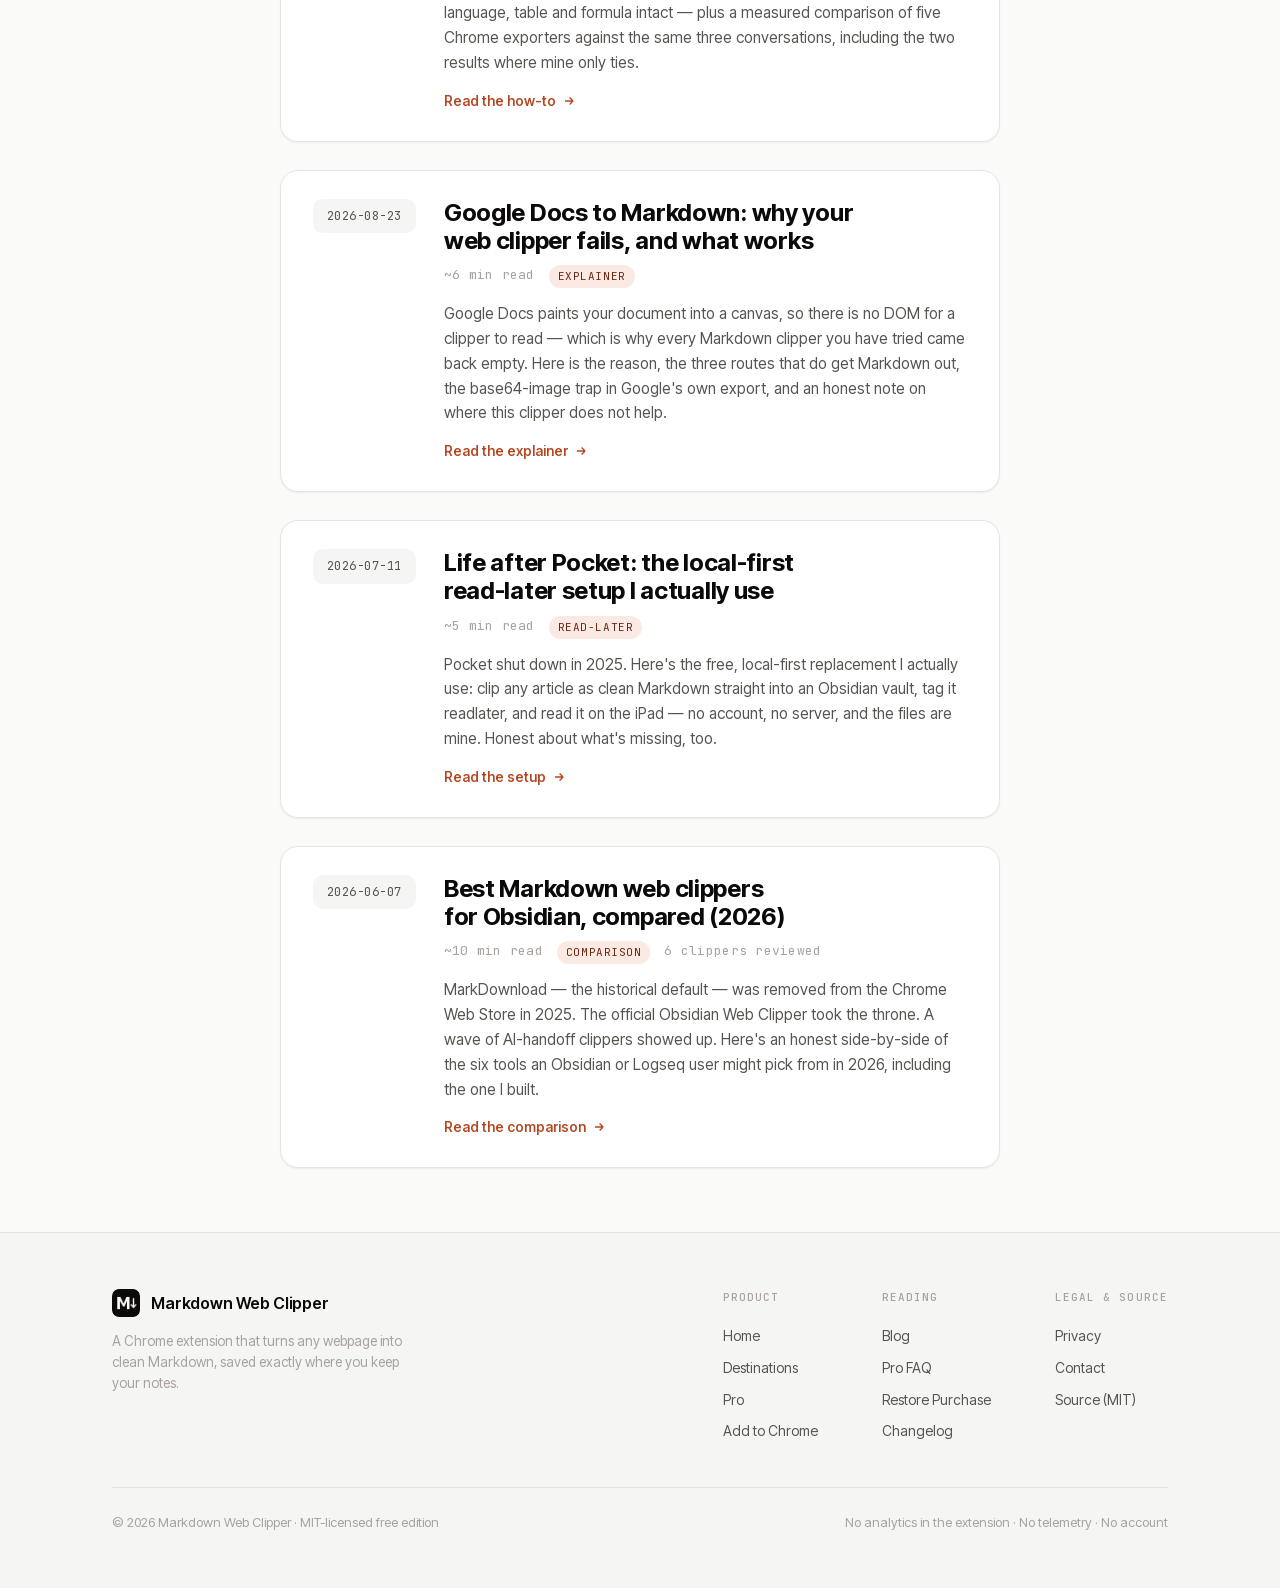
<file: blog/index.html>
<!DOCTYPE html>
<html lang="en" data-density="standard" data-accent="100">
<head>
<meta charset="UTF-8" />
<meta name="viewport" content="width=device-width, initial-scale=1.0" />
<title>Blog — Web Clipping, Markdown & Obsidian | Markdown Web Clipper</title>
<meta name="description" content="Notes from the people building Markdown Web Clipper: comparisons, technical write-ups, and the occasional honest take on the web-clipper landscape." />
<link rel="canonical" href="https://markdownwebclipper.com/blog/" />
<link rel="icon" href="/favicon.ico" sizes="any" />
<link rel="icon" type="image/svg+xml" href="/favicon.svg" />
<link rel="icon" type="image/png" sizes="32x32" href="/favicon-32.png" />
<link rel="apple-touch-icon" href="/icon-128.png" />
<link rel="manifest" href="/site.webmanifest" />
<link rel="alternate" type="application/rss+xml" title="Markdown Web Clipper Blog" href="/blog/feed.xml" />
<meta name="theme-color" content="#fafaf9" media="(prefers-color-scheme: light)" />
<meta name="theme-color" content="#0c0a09" media="(prefers-color-scheme: dark)" />
<meta name="color-scheme" content="light dark" />
<meta property="og:title" content="Blog — Web Clipping, Markdown & Obsidian | Markdown Web Clipper" />
<meta property="og:description" content="Comparisons, technical write-ups, and honest takes on the web-clipper landscape." />
<meta property="og:url" content="https://markdownwebclipper.com/blog/" />
<meta property="og:type" content="website" />
<meta property="og:image" content="https://markdownwebclipper.com/og-hero.png" />
<meta property="og:image:width" content="1200" />
<meta property="og:image:height" content="630" />
<meta name="twitter:card" content="summary_large_image" />
<meta name="twitter:image" content="https://markdownwebclipper.com/og-hero.png" />
<link rel="preload" href="/fonts/inter-tight-latin.woff2" as="font" type="font/woff2" crossorigin />
<link rel="preload" href="/fonts/jetbrains-mono-latin.woff2" as="font" type="font/woff2" crossorigin />
<link rel="stylesheet" href="/tokens.css" />
<link rel="stylesheet" href="/style.css" />

<script type="application/ld+json">
{
  "@context": "https://schema.org",
  "@type": "CollectionPage",
  "name": "Blog — Web Clipping, Markdown & Obsidian | Markdown Web Clipper",
  "description": "Notes from the people building Markdown Web Clipper: comparisons, technical write-ups, and the occasional honest take on the web-clipper landscape.",
  "url": "https://markdownwebclipper.com/blog/",
  "inLanguage": "en",
  "datePublished": "2026-06-07",
  "dateModified": "2026-11-18"
}
</script>
</head>
<body>
<a class="skip-link" href="#main">Skip to content</a>

<header class="site-header">
  <div class="wrap">
    <a class="brand" href="/" aria-label="Markdown Web Clipper home">
      <img src="/icon-128.png" alt="" />
      <span class="wordmark">Markdown Web Clipper</span>
    </a>
    <nav class="nav">
      <a href="/">Home</a>
      <a href="/compare" class="hide-sm">Clipper comparison</a>
      <a href="/pro-faq" class="hide-sm">Pro FAQ</a>
      <a href="https://github.com/Tigrandza/markdown-web-clipper" class="hide-sm">Source</a>
      <a class="btn btn-primary" href="https://chromewebstore.google.com/detail/dpkinbemdemheacegfjbbkclcpbfedif?utm_source=markdownwebclipper.com&amp;utm_medium=website&amp;utm_campaign=blog-index" style="margin-left:6px">Add to Chrome</a>
    </nav>
  </div>
</header>

<main id="main">
  <section class="page-hero">
    <div class="wrap">
      <p class="eyebrow">Notes from the build</p>
      <h1 class="display" style="margin-top:12px">Honest takes on <span class="rust">clippers.</span></h1>
      <p class="lede" style="margin-top:14px; max-width:60ch">Comparisons, technical write-ups, and the occasional opinion on where the Markdown web-clipper space is going. Written by the people building one of them — disclosed where it matters.</p>
    </div>
  </section>

  <section class="band" style="padding-block: 64px">
    <div class="wrap">
      <div class="blog-index">

        <article class="blog-card">
          <span class="date-pill">2026-11-18</span>
          <div>
            <h2><a href="/blog/save-webpage-as-markdown">How to save a webpage as Markdown: 5 ways compared (2026)</a></h2>
            <p class="meta">
              <span>~8 min read</span>
              <span class="tag">How-to</span>
            </p>
            <p class="excerpt">Five ways to turn a webpage into Markdown — a browser extension, a URL-to-Markdown service, a copy-paste converter, a command-line tool and print-to-PDF — each run on the same arXiv paper and scored on math, tables, images and page clutter. Raw outputs linked.</p>
            <a class="read-more" href="/blog/save-webpage-as-markdown">Read the test
              <svg width="14" height="14" viewBox="0 0 24 24" fill="none" stroke="currentColor" stroke-width="2.2" aria-hidden="true"><path d="M5 12h14m0 0-6-6m6 6-6 6"/></svg>
            </a>
          </div>
        </article>

        <article class="blog-card">
          <span class="date-pill">2026-11-17</span>
          <div>
            <h2><a href="/blog/markdownload-alternative">MarkDownload was removed from the Chrome Web Store — what to use instead (2026)</a></h2>
            <p class="meta">
              <span>~7 min read</span>
              <span class="tag">Alternatives</span>
            </p>
            <p class="excerpt">MarkDownload is gone from the Chrome Web Store, and current Chrome no longer runs it. What happened, whether you can still install it, and an honest comparison of the replacements — MarkSnip, the official Obsidian Web Clipper and this clipper — on five hard pages with published raw output.</p>
            <a class="read-more" href="/blog/markdownload-alternative">Read the comparison
              <svg width="14" height="14" viewBox="0 0 24 24" fill="none" stroke="currentColor" stroke-width="2.2" aria-hidden="true"><path d="M5 12h14m0 0-6-6m6 6-6 6"/></svg>
            </a>
          </div>
        </article>

        <article class="blog-card">
          <span class="date-pill">2026-11-10</span>
          <div>
            <h2><a href="/blog/logseq-web-clipper">Logseq web clipper: how to clip web pages into your Logseq graph</a></h2>
            <p class="meta">
              <span>~7 min read</span>
              <span class="tag">How-to</span>
            </p>
            <p class="excerpt">A Logseq file graph is a folder of Markdown files, so a clipper that writes to a folder can save straight into it. How to set that up, what to do about YAML front matter versus <code>key:: value</code> properties and about images, why Logseq 2.0 database graphs change the answer, and when the community Logseq Web Clipper is the better pick.</p>
            <a class="read-more" href="/blog/logseq-web-clipper">Read the how-to
              <svg width="14" height="14" viewBox="0 0 24 24" fill="none" stroke="currentColor" stroke-width="2.2" aria-hidden="true"><path d="M5 12h14m0 0-6-6m6 6-6 6"/></svg>
            </a>
          </div>
        </article>

        <article class="blog-card">
          <span class="date-pill">2026-08-24</span>
          <div>
            <h2><a href="/blog/export-chatgpt-claude-conversations-markdown">How to save and export ChatGPT and Claude conversations as Markdown (2026)</a></h2>
            <p class="meta">
              <span>~8 min read</span>
              <span class="tag">AI chats</span>
              <span>5 exporters measured</span>
            </p>
            <p class="excerpt">The built-in options give you JSON in an email, a PDF, or a link on someone else's server. Here's how to get one Markdown file with every turn, code language, table and formula intact — plus a measured comparison of five Chrome exporters against the same three conversations, including the two results where mine only ties.</p>
            <a class="read-more" href="/blog/export-chatgpt-claude-conversations-markdown">Read the how-to
              <svg width="14" height="14" viewBox="0 0 24 24" fill="none" stroke="currentColor" stroke-width="2.2" aria-hidden="true"><path d="M5 12h14m0 0-6-6m6 6-6 6"/></svg>
            </a>
          </div>
        </article>

        <article class="blog-card">
          <span class="date-pill">2026-08-23</span>
          <div>
            <h2><a href="/blog/google-docs-web-clipper">Google Docs to Markdown: why your web clipper fails, and what works</a></h2>
            <p class="meta">
              <span>~6 min read</span>
              <span class="tag">Explainer</span>
            </p>
            <p class="excerpt">Google Docs paints your document into a canvas, so there is no DOM for a clipper to read — which is why every Markdown clipper you have tried came back empty. Here is the reason, the three routes that do get Markdown out, the base64-image trap in Google's own export, and an honest note on where this clipper does not help.</p>
            <a class="read-more" href="/blog/google-docs-web-clipper">Read the explainer
              <svg width="14" height="14" viewBox="0 0 24 24" fill="none" stroke="currentColor" stroke-width="2.2" aria-hidden="true"><path d="M5 12h14m0 0-6-6m6 6-6 6"/></svg>
            </a>
          </div>
        </article>

        <article class="blog-card">
          <span class="date-pill">2026-07-11</span>
          <div>
            <h2><a href="/blog/pocket-alternative-markdown-obsidian">Life after Pocket: the local-first read-later setup I actually use</a></h2>
            <p class="meta">
              <span>~5 min read</span>
              <span class="tag">Read-later</span>
            </p>
            <p class="excerpt">Pocket shut down in 2025. Here's the free, local-first replacement I actually use: clip any article as clean Markdown straight into an Obsidian vault, tag it readlater, and read it on the iPad — no account, no server, and the files are mine. Honest about what's missing, too.</p>
            <a class="read-more" href="/blog/pocket-alternative-markdown-obsidian">Read the setup
              <svg width="14" height="14" viewBox="0 0 24 24" fill="none" stroke="currentColor" stroke-width="2.2" aria-hidden="true"><path d="M5 12h14m0 0-6-6m6 6-6 6"/></svg>
            </a>
          </div>
        </article>

        <article class="blog-card">
          <span class="date-pill">2026-06-07</span>
          <div>
            <h2><a href="/blog/best-markdown-web-clippers-2026">Best Markdown web clippers for Obsidian, compared (2026)</a></h2>
            <p class="meta">
              <span>~10 min read</span>
              <span class="tag">Comparison</span>
              <span>6 clippers reviewed</span>
            </p>
            <p class="excerpt">MarkDownload — the historical default — was removed from the Chrome Web Store in 2025. The official Obsidian Web Clipper took the throne. A wave of AI-handoff clippers showed up. Here's an honest side-by-side of the six tools an Obsidian or Logseq user might pick from in 2026, including the one I built.</p>
            <a class="read-more" href="/blog/best-markdown-web-clippers-2026">Read the comparison
              <svg width="14" height="14" viewBox="0 0 24 24" fill="none" stroke="currentColor" stroke-width="2.2" aria-hidden="true"><path d="M5 12h14m0 0-6-6m6 6-6 6"/></svg>
            </a>
          </div>
        </article>

      </div>
    </div>
  </section>
</main>

<footer class="site-footer">
  <div class="wrap">
    <div class="footer-grid">
      <div class="footer-brand">
        <a class="brand" href="/" aria-label="Markdown Web Clipper home"><img src="/icon-128.png" alt="" /><span class="wordmark">Markdown Web Clipper</span></a>
        <p>A Chrome extension that turns any webpage into clean Markdown, saved exactly where you keep your notes.</p>
      </div>
      <div class="footer-cols">
        <div class="footer-col">
          <h2>Product</h2>
          <a href="/">Home</a>
          <a href="/#destinations">Destinations</a>
          <a href="/#pro">Pro</a>
          <a href="https://chromewebstore.google.com/detail/dpkinbemdemheacegfjbbkclcpbfedif?utm_source=markdownwebclipper.com&amp;utm_medium=website&amp;utm_campaign=blog-index">Add to Chrome</a>
        </div>
        <div class="footer-col">
          <h2>Reading</h2>
          <a href="/blog/">Blog</a>
          <a href="/pro-faq">Pro FAQ</a>
          <a href="/restore">Restore Purchase</a>
          <a href="/changelog">Changelog</a>
        </div>
        <div class="footer-col">
          <h2>Legal &amp; source</h2>
          <a href="/privacy">Privacy</a>
          <a href="mailto:support@markdownwebclipper.com">Contact</a>
          <a href="https://github.com/Tigrandza/markdown-web-clipper">Source (MIT)</a>
        </div>
      </div>
    </div>
    <div class="footer-legal">
      <span>© 2026 Markdown Web Clipper · MIT-licensed free edition</span>
      <span>No analytics in the extension · No telemetry · No account</span>
    </div>
  </div>
</footer>

<script src="/landing.js"></script>
</body>
</html>
</file>
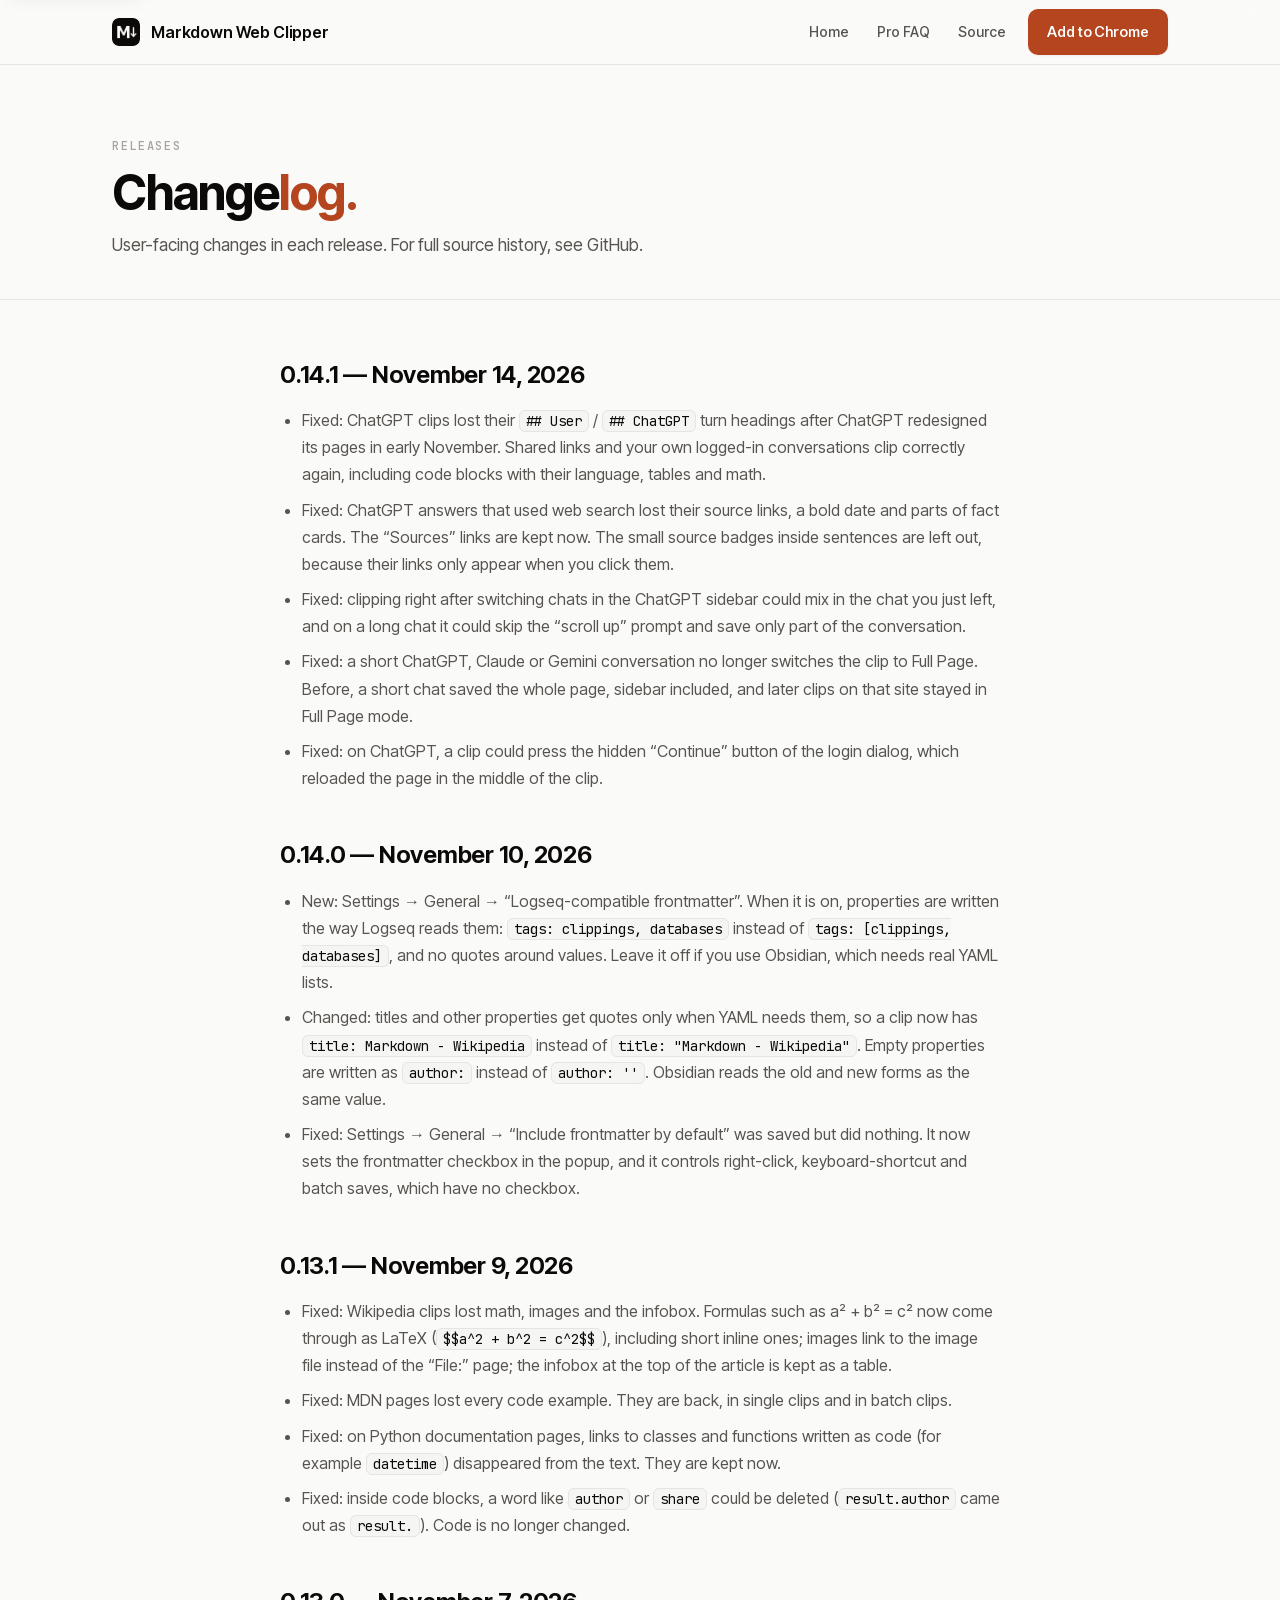
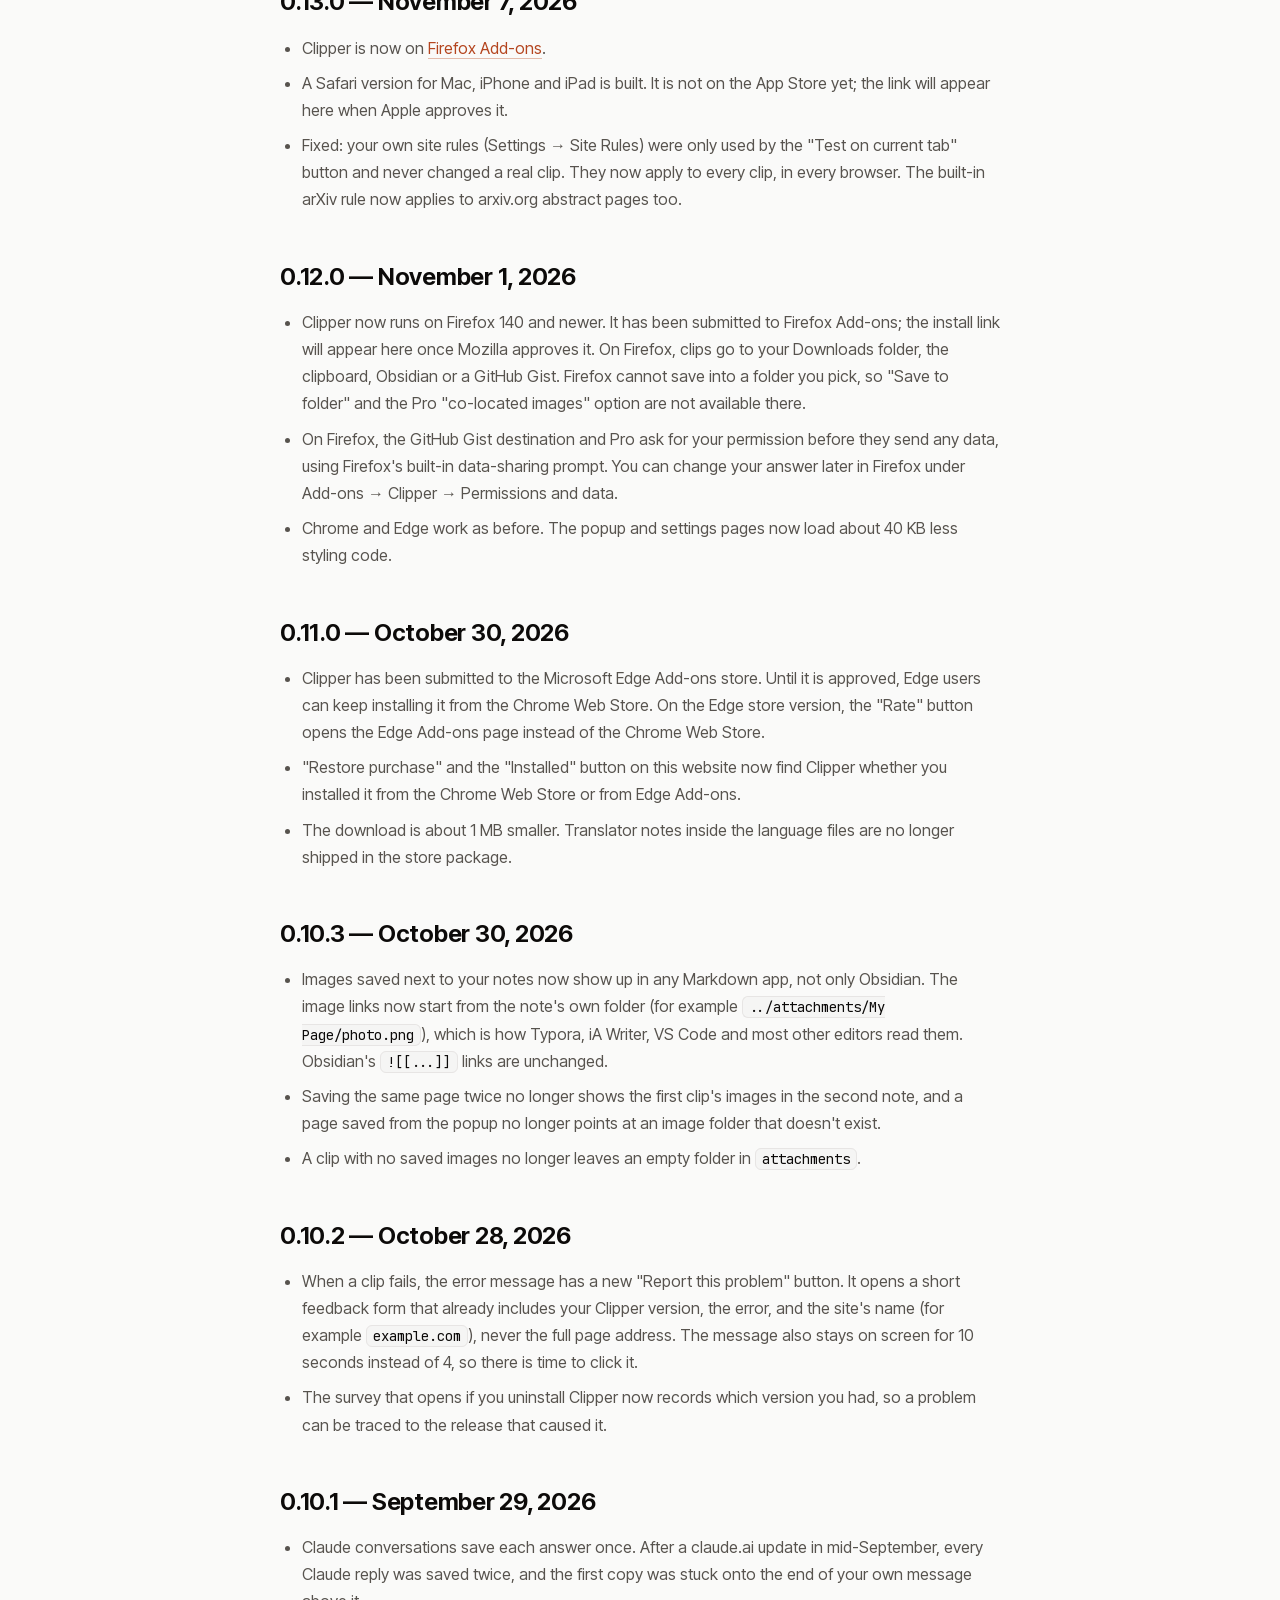
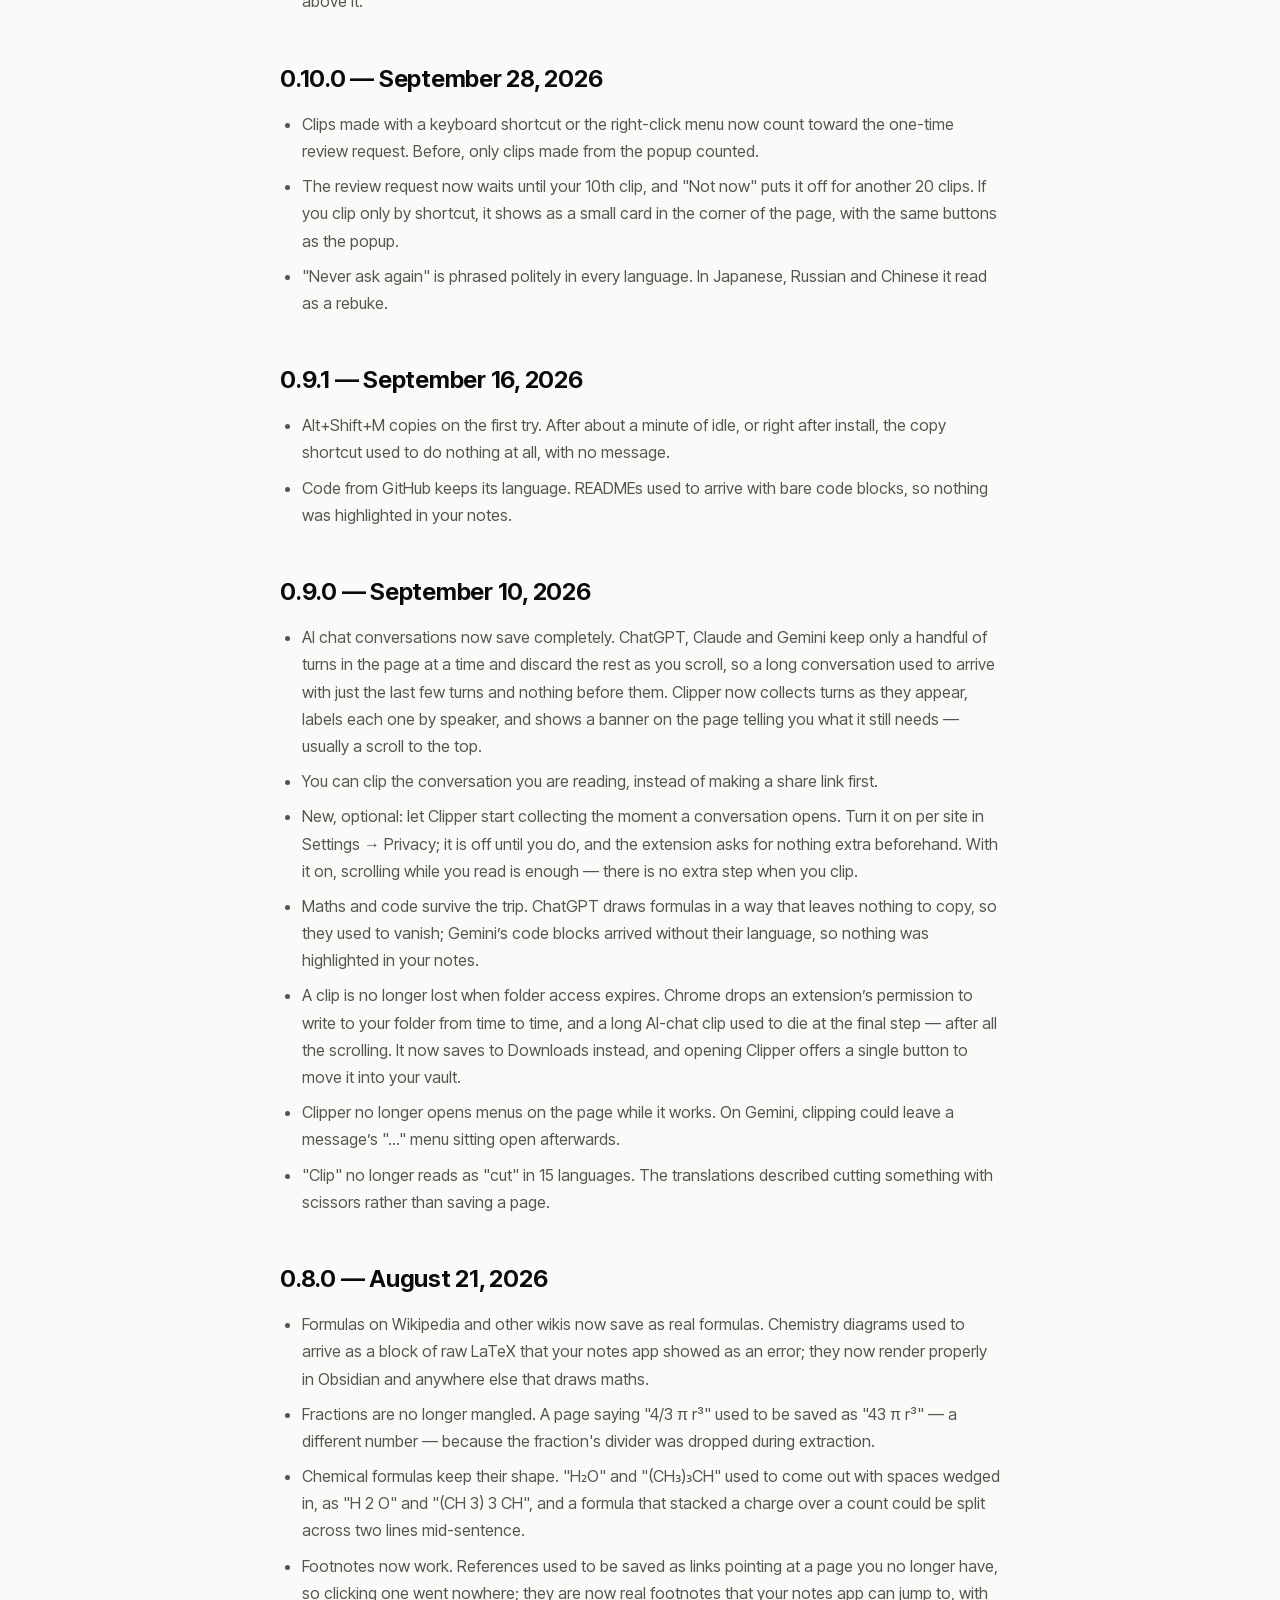
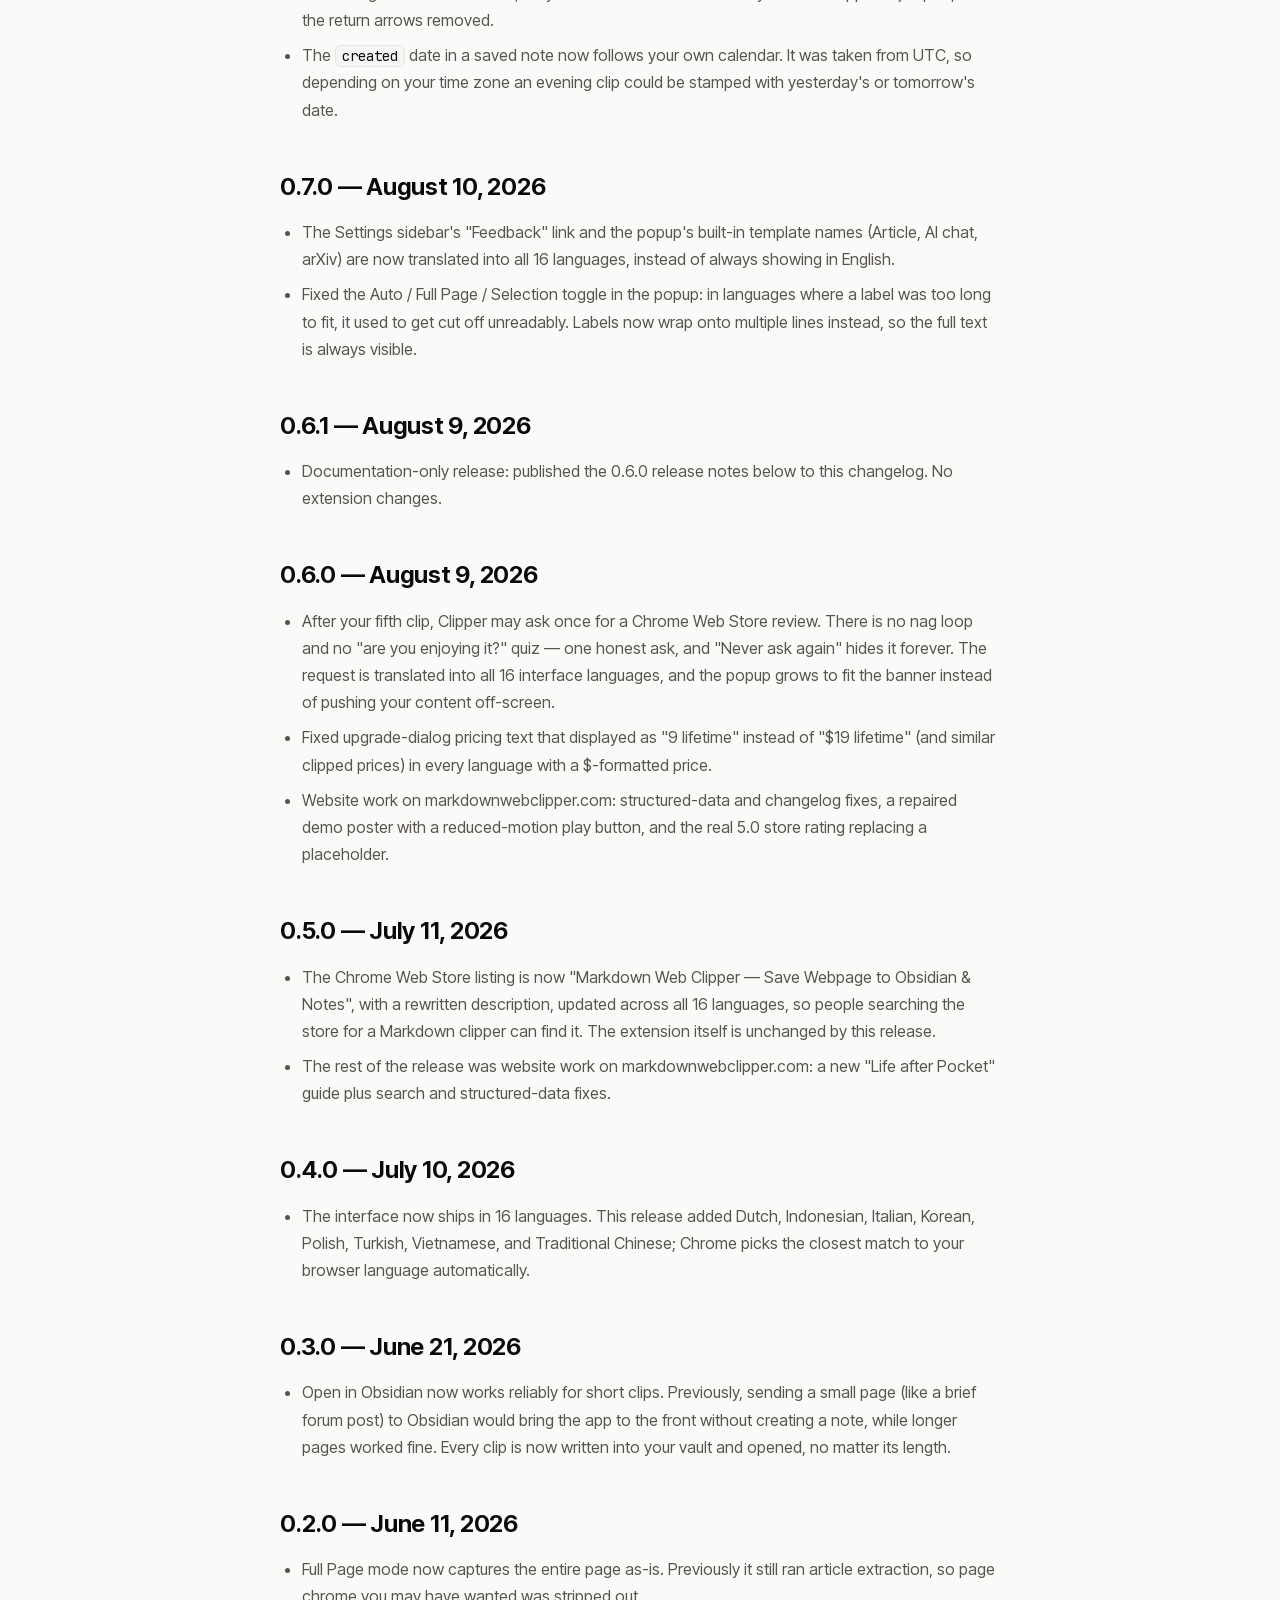
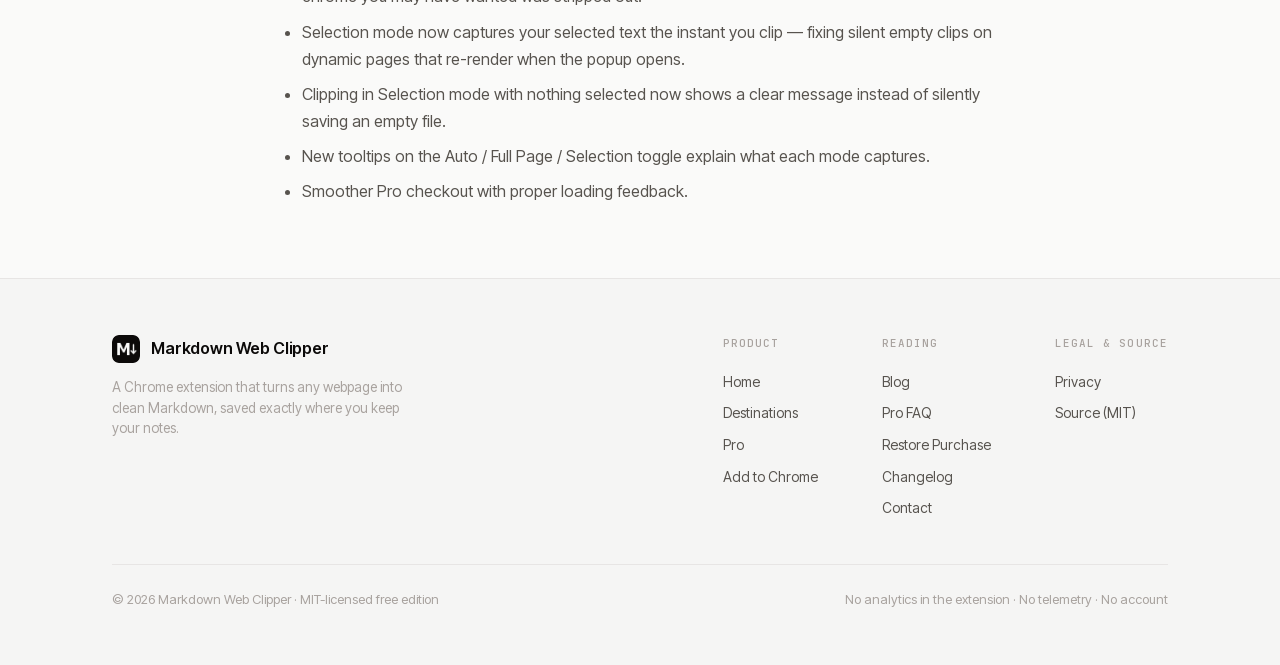
<file: changelog.html>
<!DOCTYPE html>
<html lang="en" data-density="standard" data-accent="100">
<head>
<meta charset="UTF-8" />
<meta name="viewport" content="width=device-width, initial-scale=1.0" />
<title>Changelog — Markdown Web Clipper</title>
<meta name="description" content="User-facing changes in each release of Markdown Web Clipper." />
<link rel="canonical" href="https://markdownwebclipper.com/changelog" />
<link rel="icon" href="/favicon.ico" sizes="any" />
<link rel="icon" type="image/svg+xml" href="/favicon.svg" />
<link rel="icon" type="image/png" sizes="32x32" href="/favicon-32.png" />
<link rel="apple-touch-icon" href="/icon-128.png" />
<link rel="manifest" href="/site.webmanifest" />
<link rel="alternate" type="text/markdown" href="/changelog.md" />
<meta name="theme-color" content="#fafaf9" media="(prefers-color-scheme: light)" />
<meta name="theme-color" content="#0c0a09" media="(prefers-color-scheme: dark)" />
<meta name="color-scheme" content="light dark" />
<meta property="og:title" content="Changelog — Markdown Web Clipper" />
<meta property="og:description" content="User-facing changes in each release of Markdown Web Clipper." />
<meta property="og:url" content="https://markdownwebclipper.com/changelog" />
<meta property="og:type" content="website" />
<meta property="og:image" content="https://markdownwebclipper.com/og-hero.png" />
<meta property="og:image:width" content="1200" />
<meta property="og:image:height" content="630" />
<meta name="twitter:card" content="summary_large_image" />
<meta name="twitter:image" content="https://markdownwebclipper.com/og-hero.png" />
<link rel="preload" href="/fonts/inter-tight-latin.woff2" as="font" type="font/woff2" crossorigin />
<link rel="preload" href="/fonts/jetbrains-mono-latin.woff2" as="font" type="font/woff2" crossorigin />
<link rel="stylesheet" href="/tokens.css" />
<link rel="stylesheet" href="/style.css" />

<script type="application/ld+json">
{
  "@context": "https://schema.org",
  "@type": "WebPage",
  "name": "Changelog — Markdown Web Clipper",
  "url": "https://markdownwebclipper.com/changelog",
  "inLanguage": "en",
  "datePublished": "2026-06-11",
  "dateModified": "2026-11-14"
}
</script>
<script type="application/ld+json">
{
  "@context": "https://schema.org",
  "@type": "BreadcrumbList",
  "itemListElement": [
    { "@type": "ListItem", "position": 1, "name": "Home", "item": "https://markdownwebclipper.com/" },
    { "@type": "ListItem", "position": 2, "name": "Changelog", "item": "https://markdownwebclipper.com/changelog" }
  ]
}
</script>
</head>
<body>
<a class="skip-link" href="#main">Skip to content</a>

<header class="site-header">
  <div class="wrap">
    <a class="brand" href="/" aria-label="Markdown Web Clipper home">
      <img src="/icon-128.png" alt="" />
      <span class="wordmark">Markdown Web Clipper</span>
    </a>
    <nav class="nav">
      <a href="/">Home</a>
      <a href="/pro-faq">Pro FAQ</a>
      <a href="https://github.com/Tigrandza/markdown-web-clipper">Source</a>
      <a class="btn btn-primary" href="https://chromewebstore.google.com/detail/dpkinbemdemheacegfjbbkclcpbfedif?utm_source=markdownwebclipper.com&amp;utm_medium=website&amp;utm_campaign=changelog" style="margin-left:6px">Add to Chrome</a>
    </nav>
  </div>
</header>

<main id="main">
  <section class="page-hero">
    <div class="wrap">
      <p class="eyebrow">Releases</p>
      <h1 class="display" style="margin-top:12px">Change<span class="rust">log.</span></h1>
      <p class="lede" style="margin-top:14px; max-width:60ch">User-facing changes in each release. For full source history, see <a href="https://github.com/Tigrandza/markdown-web-clipper">GitHub</a>.</p>
    </div>
  </section>

  <div class="wrap">
    <article class="prose">
      <h2 id="0-14-1">0.14.1 — November 14, 2026</h2>
      <ul>
        <li>Fixed: ChatGPT clips lost their <code>## User</code> / <code>## ChatGPT</code> turn headings after ChatGPT redesigned its pages in early November. Shared links and your own logged-in conversations clip correctly again, including code blocks with their language, tables and math.</li>
        <li>Fixed: ChatGPT answers that used web search lost their source links, a bold date and parts of fact cards. The “Sources” links are kept now. The small source badges inside sentences are left out, because their links only appear when you click them.</li>
        <li>Fixed: clipping right after switching chats in the ChatGPT sidebar could mix in the chat you just left, and on a long chat it could skip the “scroll up” prompt and save only part of the conversation.</li>
        <li>Fixed: a short ChatGPT, Claude or Gemini conversation no longer switches the clip to Full Page. Before, a short chat saved the whole page, sidebar included, and later clips on that site stayed in Full Page mode.</li>
        <li>Fixed: on ChatGPT, a clip could press the hidden “Continue” button of the login dialog, which reloaded the page in the middle of the clip.</li>
      </ul>
      <h2 id="0-14-0">0.14.0 — November 10, 2026</h2>
      <ul>
        <li>New: Settings → General → “Logseq-compatible frontmatter”. When it is on, properties are written the way Logseq reads them: <code>tags: clippings, databases</code> instead of <code>tags: [clippings, databases]</code>, and no quotes around values. Leave it off if you use Obsidian, which needs real YAML lists.</li>
        <li>Changed: titles and other properties get quotes only when YAML needs them, so a clip now has <code>title: Markdown - Wikipedia</code> instead of <code>title: "Markdown - Wikipedia"</code>. Empty properties are written as <code>author:</code> instead of <code>author: ''</code>. Obsidian reads the old and new forms as the same value.</li>
        <li>Fixed: Settings → General → “Include frontmatter by default” was saved but did nothing. It now sets the frontmatter checkbox in the popup, and it controls right-click, keyboard-shortcut and batch saves, which have no checkbox.</li>
      </ul>
      <h2 id="0-13-1">0.13.1 — November 9, 2026</h2>
      <ul>
        <li>Fixed: Wikipedia clips lost math, images and the infobox. Formulas such as a² + b² = c² now come through as LaTeX (<code>$$a^2 + b^2 = c^2$$</code>), including short inline ones; images link to the image file instead of the “File:” page; the infobox at the top of the article is kept as a table.</li>
        <li>Fixed: MDN pages lost every code example. They are back, in single clips and in batch clips.</li>
        <li>Fixed: on Python documentation pages, links to classes and functions written as code (for example <code>datetime</code>) disappeared from the text. They are kept now.</li>
        <li>Fixed: inside code blocks, a word like <code>author</code> or <code>share</code> could be deleted (<code>result.author</code> came out as <code>result.</code>). Code is no longer changed.</li>
      </ul>
      <h2 id="0-13-0">0.13.0 — November 7, 2026</h2>
      <ul>
        <li>Clipper is now on <a href="https://addons.mozilla.org/firefox/addon/markdown-web-clipper-md/">Firefox Add-ons</a>.</li>
        <li>A Safari version for Mac, iPhone and iPad is built. It is not on the App Store yet; the link will appear here when Apple approves it.</li>
        <li>Fixed: your own site rules (Settings → Site Rules) were only used by the "Test on current tab" button and never changed a real clip. They now apply to every clip, in every browser. The built-in arXiv rule now applies to arxiv.org abstract pages too.</li>
      </ul>
      <h2 id="0-12-0">0.12.0 — November 1, 2026</h2>
      <ul>
        <li>Clipper now runs on Firefox 140 and newer. It has been submitted to Firefox Add-ons; the install link will appear here once Mozilla approves it. On Firefox, clips go to your Downloads folder, the clipboard, Obsidian or a GitHub Gist. Firefox cannot save into a folder you pick, so "Save to folder" and the Pro "co-located images" option are not available there.</li>
        <li>On Firefox, the GitHub Gist destination and Pro ask for your permission before they send any data, using Firefox's built-in data-sharing prompt. You can change your answer later in Firefox under Add-ons → Clipper → Permissions and data.</li>
        <li>Chrome and Edge work as before. The popup and settings pages now load about 40 KB less styling code.</li>
      </ul>
      <h2 id="0-11-0">0.11.0 — October 30, 2026</h2>
      <ul>
        <li>Clipper has been submitted to the Microsoft Edge Add-ons store. Until it is approved, Edge users can keep installing it from the Chrome Web Store. On the Edge store version, the "Rate" button opens the Edge Add-ons page instead of the Chrome Web Store.</li>
        <li>"Restore purchase" and the "Installed" button on this website now find Clipper whether you installed it from the Chrome Web Store or from Edge Add-ons.</li>
        <li>The download is about 1 MB smaller. Translator notes inside the language files are no longer shipped in the store package.</li>
      </ul>
      <h2 id="0-10-3">0.10.3 — October 30, 2026</h2>
      <ul>
        <li>Images saved next to your notes now show up in any Markdown app, not only Obsidian. The image links now start from the note's own folder (for example <code>../attachments/My Page/photo.png</code>), which is how Typora, iA Writer, VS Code and most other editors read them. Obsidian's <code>![[...]]</code> links are unchanged.</li>
        <li>Saving the same page twice no longer shows the first clip's images in the second note, and a page saved from the popup no longer points at an image folder that doesn't exist.</li>
        <li>A clip with no saved images no longer leaves an empty folder in <code>attachments</code>.</li>
      </ul>
      <h2 id="0-10-2">0.10.2 — October 28, 2026</h2>
      <ul>
        <li>When a clip fails, the error message has a new "Report this problem" button. It opens a short feedback form that already includes your Clipper version, the error, and the site's name (for example <code>example.com</code>), never the full page address. The message also stays on screen for 10 seconds instead of 4, so there is time to click it.</li>
        <li>The survey that opens if you uninstall Clipper now records which version you had, so a problem can be traced to the release that caused it.</li>
      </ul>
      <h2 id="0-10-1">0.10.1 — September 29, 2026</h2>
      <ul>
        <li>Claude conversations save each answer once. After a claude.ai update in mid-September, every Claude reply was saved twice, and the first copy was stuck onto the end of your own message above it.</li>
      </ul>
      <h2 id="0-10-0">0.10.0 — September 28, 2026</h2>
      <ul>
        <li>Clips made with a keyboard shortcut or the right-click menu now count toward the one-time review request. Before, only clips made from the popup counted.</li>
        <li>The review request now waits until your 10th clip, and "Not now" puts it off for another 20 clips. If you clip only by shortcut, it shows as a small card in the corner of the page, with the same buttons as the popup.</li>
        <li>"Never ask again" is phrased politely in every language. In Japanese, Russian and Chinese it read as a rebuke.</li>
      </ul>
      <h2 id="0-9-1">0.9.1 — September 16, 2026</h2>
      <ul>
        <li>Alt+Shift+M copies on the first try. After about a minute of idle, or right after install, the copy shortcut used to do nothing at all, with no message.</li>
        <li>Code from GitHub keeps its language. READMEs used to arrive with bare code blocks, so nothing was highlighted in your notes.</li>
      </ul>
      <h2 id="0-9-0">0.9.0 — September 10, 2026</h2>
      <ul>
        <li>AI chat conversations now save completely. ChatGPT, Claude and Gemini keep only a handful of turns in the page at a time and discard the rest as you scroll, so a long conversation used to arrive with just the last few turns and nothing before them. Clipper now collects turns as they appear, labels each one by speaker, and shows a banner on the page telling you what it still needs &#8212; usually a scroll to the top.</li>
        <li>You can clip the conversation you are reading, instead of making a share link first.</li>
        <li>New, optional: let Clipper start collecting the moment a conversation opens. Turn it on per site in Settings &#8594; Privacy; it is off until you do, and the extension asks for nothing extra beforehand. With it on, scrolling while you read is enough &#8212; there is no extra step when you clip.</li>
        <li>Maths and code survive the trip. ChatGPT draws formulas in a way that leaves nothing to copy, so they used to vanish; Gemini’s code blocks arrived without their language, so nothing was highlighted in your notes.</li>
        <li>A clip is no longer lost when folder access expires. Chrome drops an extension’s permission to write to your folder from time to time, and a long AI-chat clip used to die at the final step &#8212; after all the scrolling. It now saves to Downloads instead, and opening Clipper offers a single button to move it into your vault.</li>
        <li>Clipper no longer opens menus on the page while it works. On Gemini, clipping could leave a message’s "&#8230;" menu sitting open afterwards.</li>
        <li>"Clip" no longer reads as "cut" in 15 languages. The translations described cutting something with scissors rather than saving a page.</li>
      </ul>
      <h2 id="0-8-0">0.8.0 — August 21, 2026</h2>
      <ul>
        <li>Formulas on Wikipedia and other wikis now save as real formulas. Chemistry diagrams used to arrive as a block of raw LaTeX that your notes app showed as an error; they now render properly in Obsidian and anywhere else that draws maths.</li>
        <li>Fractions are no longer mangled. A page saying "4/3 &#960; r&#179;" used to be saved as "43 &#960; r&#179;" — a different number — because the fraction's divider was dropped during extraction.</li>
        <li>Chemical formulas keep their shape. "H&#8322;O" and "(CH&#8323;)&#8323;CH" used to come out with spaces wedged in, as "H 2 O" and "(CH 3) 3 CH", and a formula that stacked a charge over a count could be split across two lines mid-sentence.</li>
        <li>Footnotes now work. References used to be saved as links pointing at a page you no longer have, so clicking one went nowhere; they are now real footnotes that your notes app can jump to, with the return arrows removed.</li>
        <li>The <code>created</code> date in a saved note now follows your own calendar. It was taken from UTC, so depending on your time zone an evening clip could be stamped with yesterday's or tomorrow's date.</li>
      </ul>
      <h2 id="0-7-0">0.7.0 — August 10, 2026</h2>
      <ul>
        <li>The Settings sidebar's "Feedback" link and the popup's built-in template names (Article, AI chat, arXiv) are now translated into all 16 languages, instead of always showing in English.</li>
        <li>Fixed the Auto / Full Page / Selection toggle in the popup: in languages where a label was too long to fit, it used to get cut off unreadably. Labels now wrap onto multiple lines instead, so the full text is always visible.</li>
      </ul>
      <h2 id="0-6-1">0.6.1 — August 9, 2026</h2>
      <ul>
        <li>Documentation-only release: published the 0.6.0 release notes below to this changelog. No extension changes.</li>
      </ul>
      <h2 id="0-6-0">0.6.0 — August 9, 2026</h2>
      <ul>
        <li>After your fifth clip, Clipper may ask once for a Chrome Web Store review. There is no nag loop and no "are you enjoying it?" quiz — one honest ask, and "Never ask again" hides it forever. The request is translated into all 16 interface languages, and the popup grows to fit the banner instead of pushing your content off-screen.</li>
        <li>Fixed upgrade-dialog pricing text that displayed as "9 lifetime" instead of "$19 lifetime" (and similar clipped prices) in every language with a $-formatted price.</li>
        <li>Website work on markdownwebclipper.com: structured-data and changelog fixes, a repaired demo poster with a reduced-motion play button, and the real 5.0 store rating replacing a placeholder.</li>
      </ul>
      <h2 id="0-5-0">0.5.0 — July 11, 2026</h2>
      <ul>
        <li>The Chrome Web Store listing is now "Markdown Web Clipper — Save Webpage to Obsidian &amp; Notes", with a rewritten description, updated across all 16 languages, so people searching the store for a Markdown clipper can find it. The extension itself is unchanged by this release.</li>
        <li>The rest of the release was website work on markdownwebclipper.com: a new "Life after Pocket" guide plus search and structured-data fixes.</li>
      </ul>
      <h2 id="0-4-0">0.4.0 — July 10, 2026</h2>
      <ul>
        <li>The interface now ships in 16 languages. This release added Dutch, Indonesian, Italian, Korean, Polish, Turkish, Vietnamese, and Traditional Chinese; Chrome picks the closest match to your browser language automatically.</li>
      </ul>
      <h2 id="0-3-0">0.3.0 — June 21, 2026</h2>
      <ul>
        <li>Open in Obsidian now works reliably for short clips. Previously, sending a small page (like a brief forum post) to Obsidian would bring the app to the front without creating a note, while longer pages worked fine. Every clip is now written into your vault and opened, no matter its length.</li>
      </ul>
      <h2 id="0-2-0">0.2.0 — June 11, 2026</h2>
      <ul>
        <li>Full Page mode now captures the entire page as-is. Previously it still ran article extraction, so page chrome you may have wanted was stripped out.</li>
        <li>Selection mode now captures your selected text the instant you clip — fixing silent empty clips on dynamic pages that re-render when the popup opens.</li>
        <li>Clipping in Selection mode with nothing selected now shows a clear message instead of silently saving an empty file.</li>
        <li>New tooltips on the Auto / Full Page / Selection toggle explain what each mode captures.</li>
        <li>Smoother Pro checkout with proper loading feedback.</li>
      </ul>
    </article>
  </div>
</main>

<footer class="site-footer">
  <div class="wrap">
    <div class="footer-grid">
      <div class="footer-brand">
        <a class="brand" href="/" aria-label="Markdown Web Clipper home"><img src="/icon-128.png" alt="" /><span class="wordmark">Markdown Web Clipper</span></a>
        <p>A Chrome extension that turns any webpage into clean Markdown, saved exactly where you keep your notes.</p>
      </div>
      <div class="footer-cols">
        <div class="footer-col">
          <h2>Product</h2>
          <a href="/">Home</a>
          <a href="/#destinations">Destinations</a>
          <a href="/#pro">Pro</a>
          <a href="https://chromewebstore.google.com/detail/dpkinbemdemheacegfjbbkclcpbfedif?utm_source=markdownwebclipper.com&amp;utm_medium=website&amp;utm_campaign=changelog">Add to Chrome</a>
        </div>
        <div class="footer-col">
          <h2>Reading</h2>
          <a href="/blog/">Blog</a>
          <a href="/pro-faq">Pro FAQ</a>
          <a href="/restore">Restore Purchase</a>
          <a href="/changelog">Changelog</a>
          <a href="mailto:support@markdownwebclipper.com">Contact</a>
        </div>
        <div class="footer-col">
          <h2>Legal &amp; source</h2>
          <a href="/privacy">Privacy</a>
          <a href="https://github.com/Tigrandza/markdown-web-clipper">Source (MIT)</a>
        </div>
      </div>
    </div>
    <div class="footer-legal">
      <span>© 2026 Markdown Web Clipper · MIT-licensed free edition</span>
      <span>No analytics in the extension · No telemetry · No account</span>
    </div>
  </div>
</footer>

<script src="/landing.js"></script>
</body>
</html>
</file>
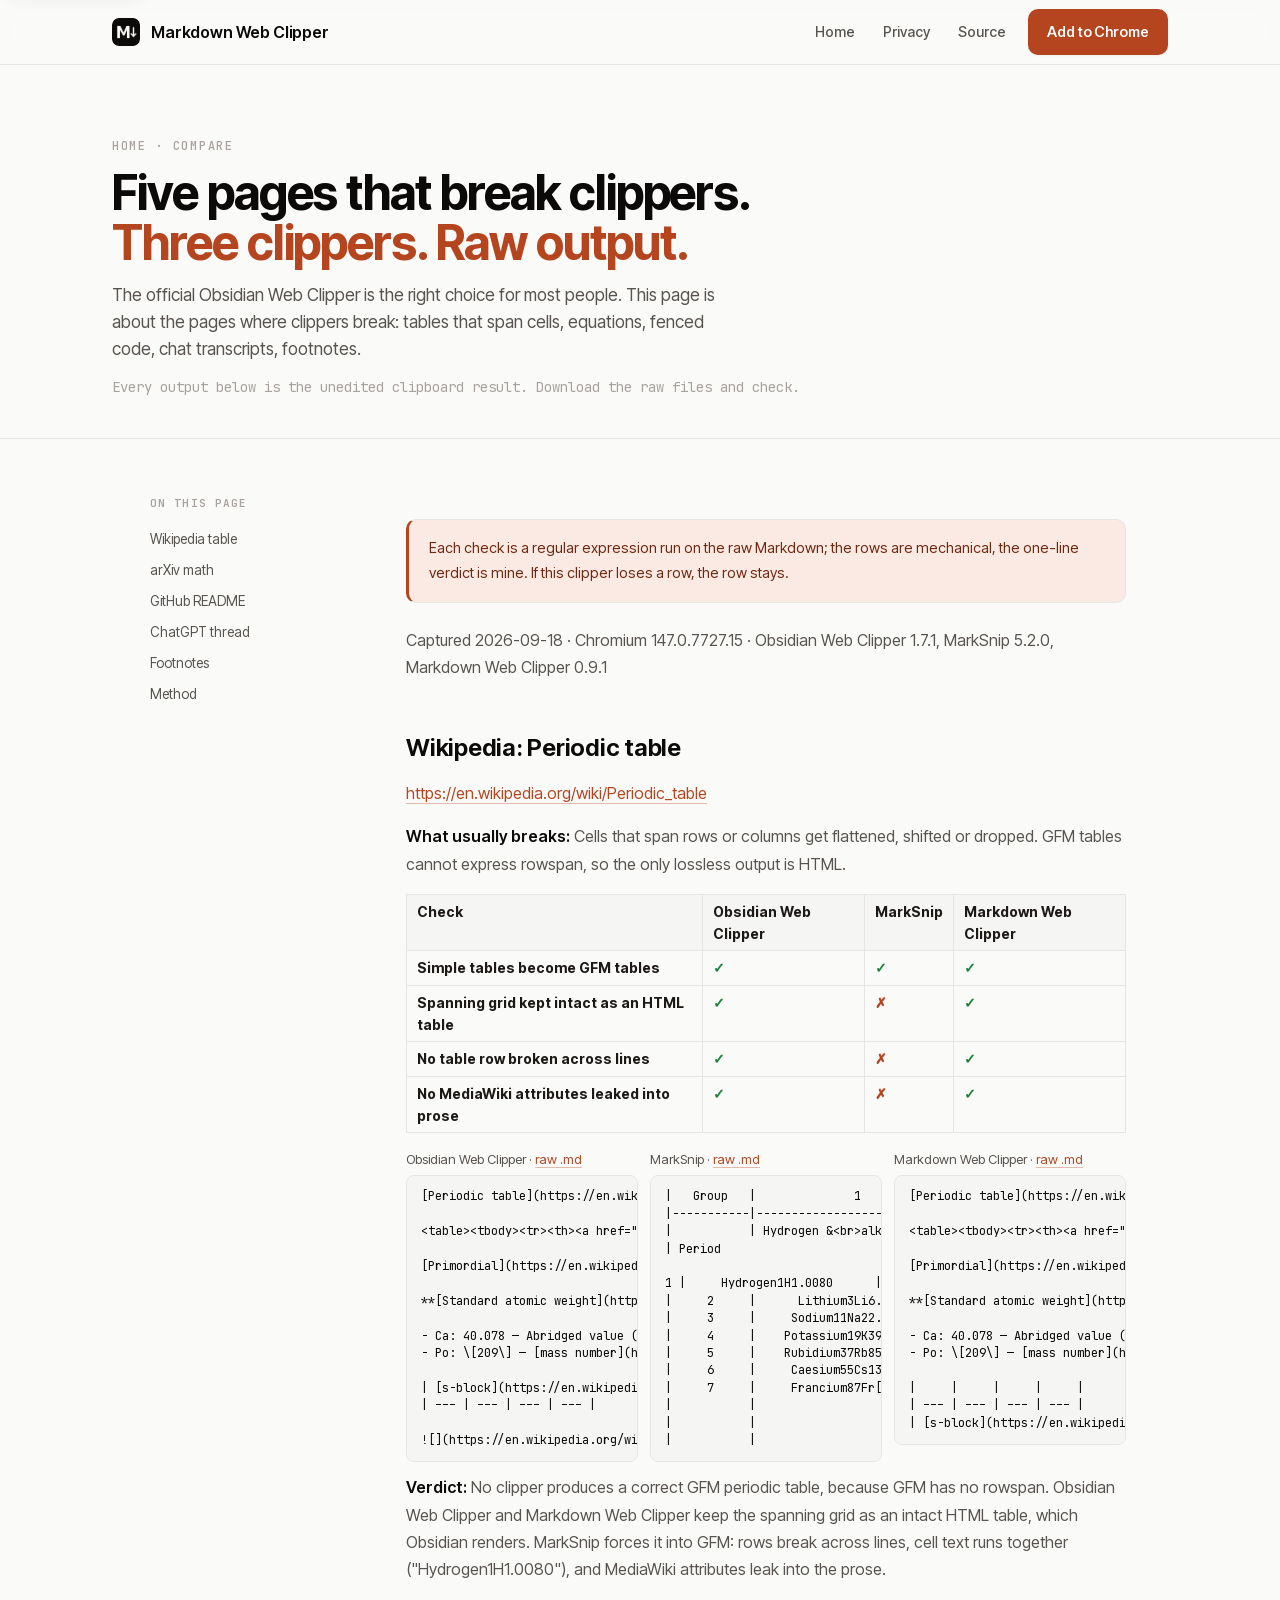
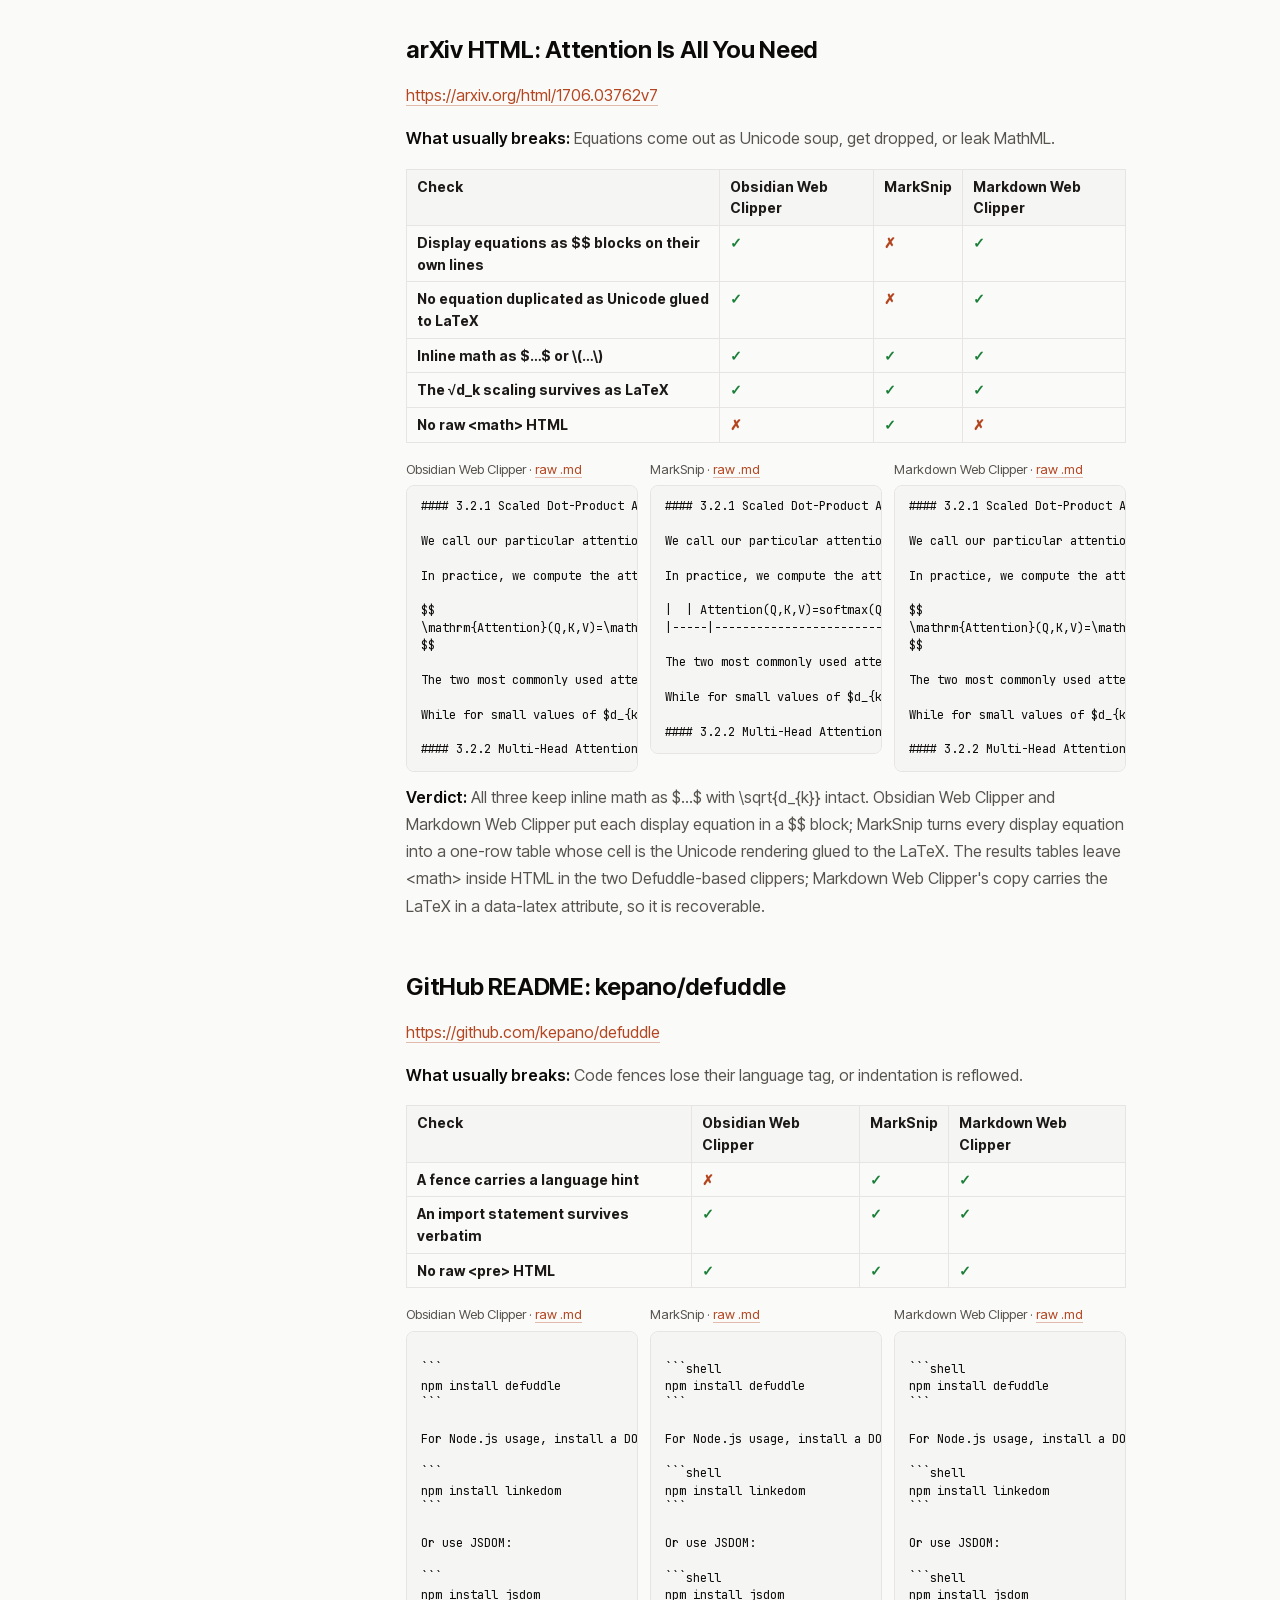
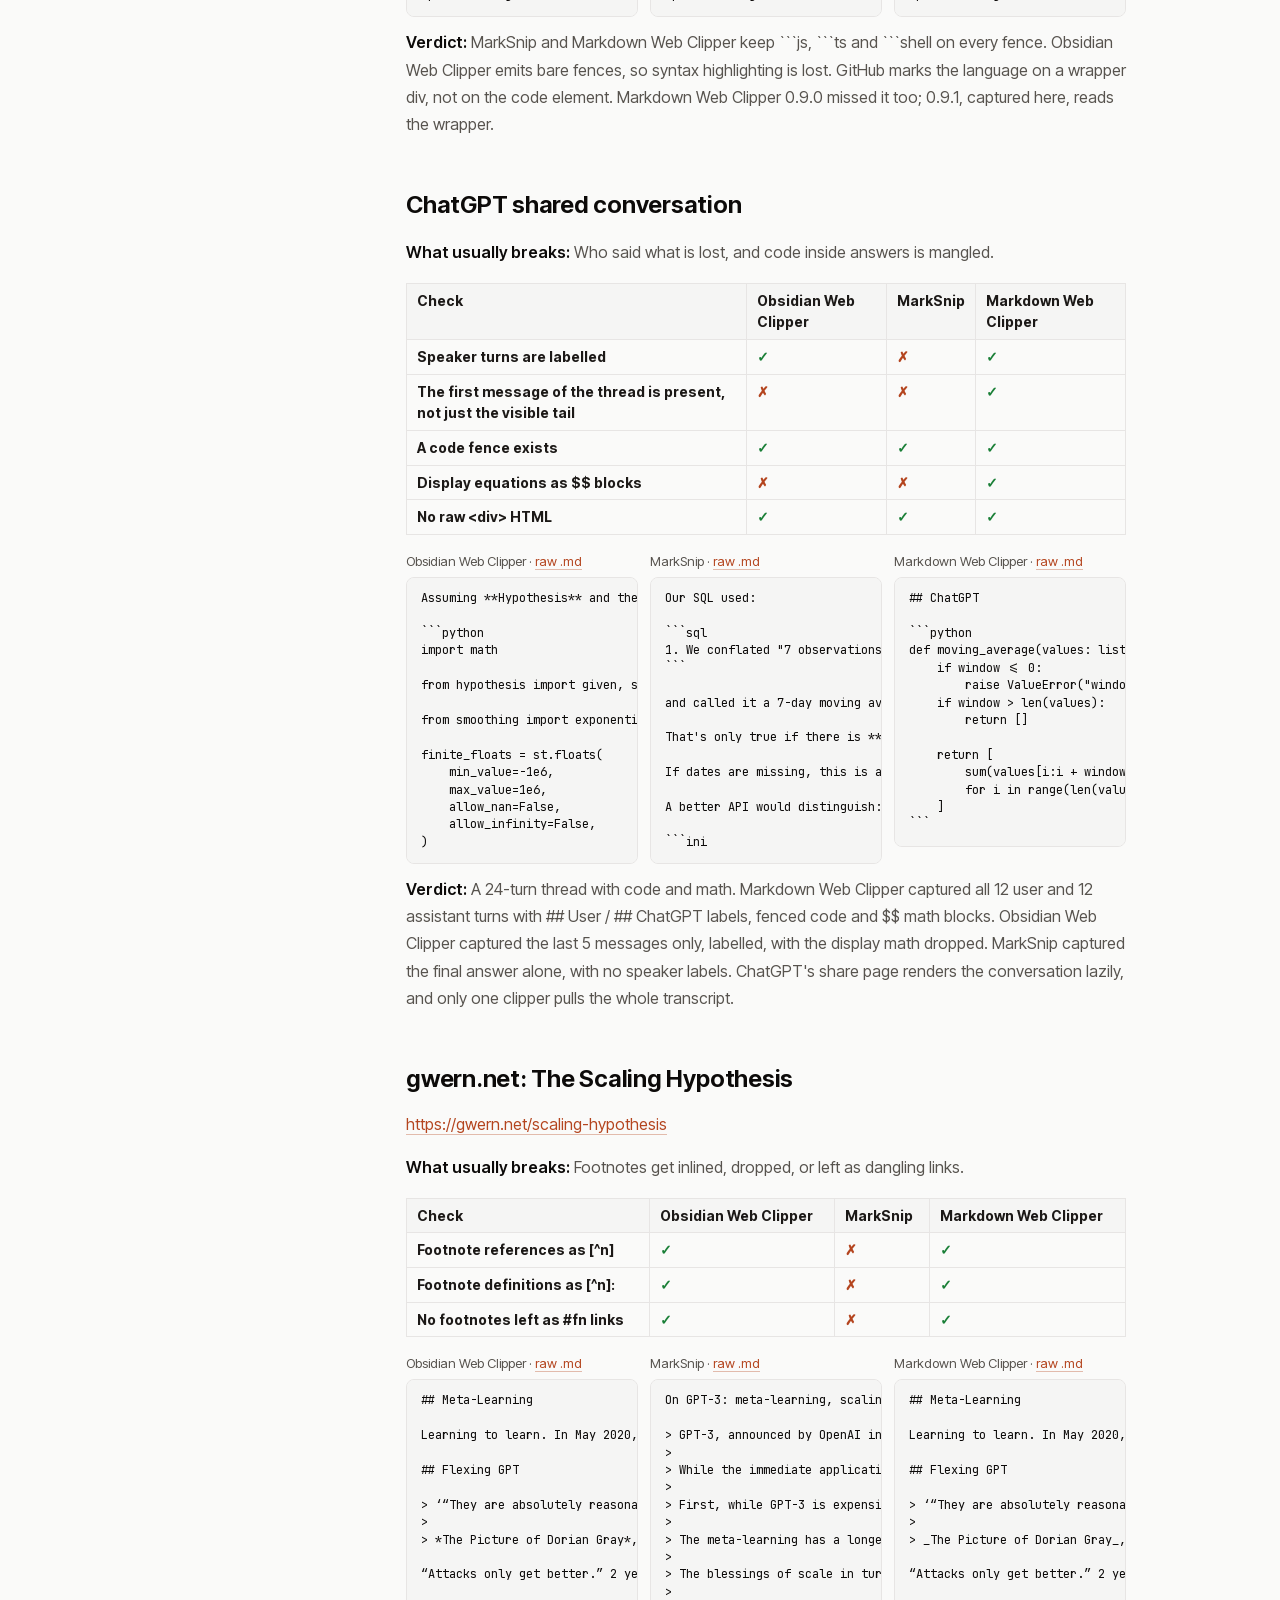
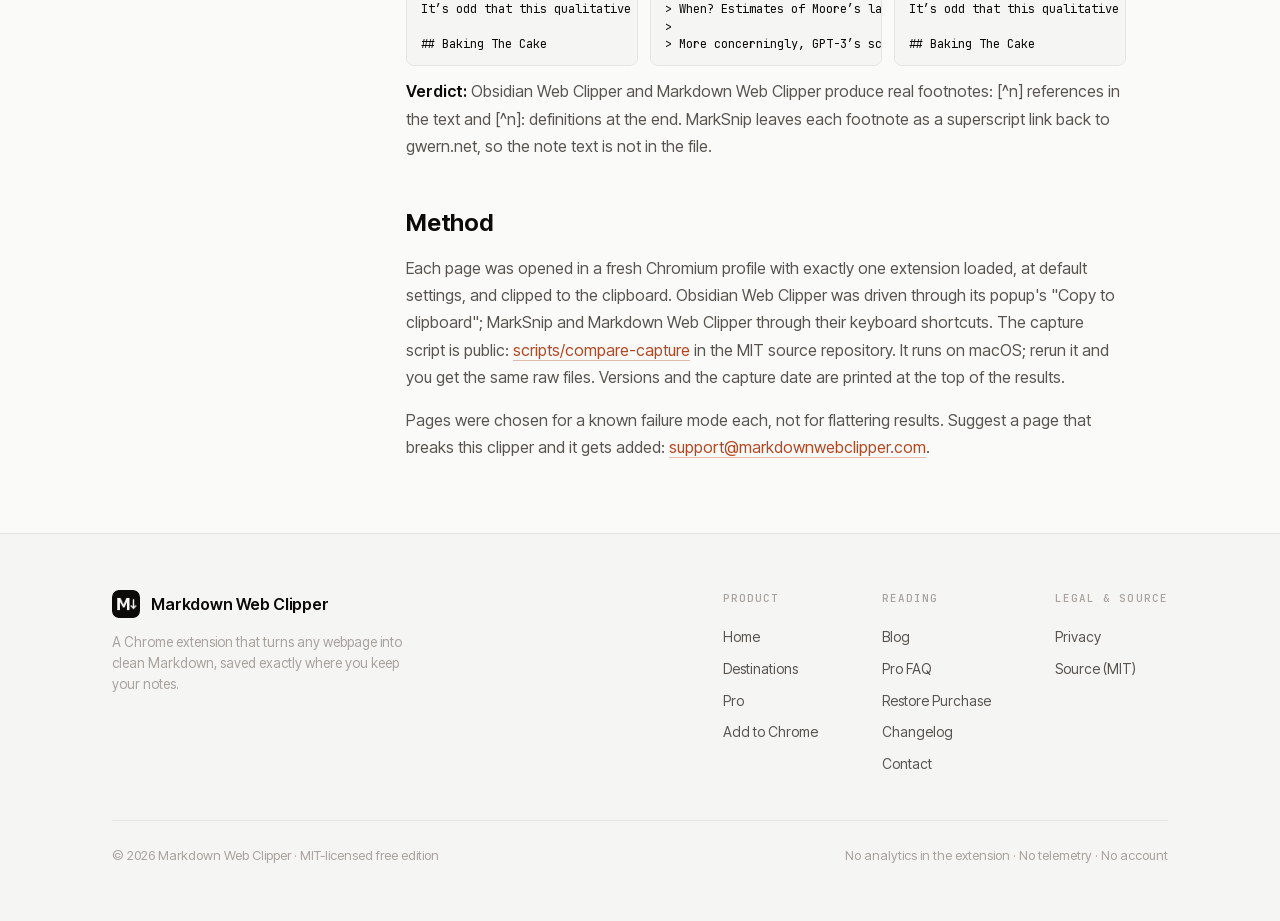
<file: compare.html>
<!DOCTYPE html>
<html lang="en" data-density="standard" data-accent="100">
<head>
<meta charset="UTF-8" />
<meta name="viewport" content="width=device-width, initial-scale=1.0" />
<title>Clipper comparison on hard pages — Markdown Web Clipper</title>
<meta name="description" content="Five pages that break web clippers, clipped by Obsidian Web Clipper, MarkSnip and Markdown Web Clipper. Raw outputs and a rerunnable script." />
<link rel="canonical" href="https://markdownwebclipper.com/compare" />
<link rel="icon" href="/favicon.ico" sizes="any" />
<link rel="icon" type="image/svg+xml" href="/favicon.svg" />
<link rel="icon" type="image/png" sizes="32x32" href="/favicon-32.png" />
<link rel="apple-touch-icon" href="/icon-128.png" />
<link rel="manifest" href="/site.webmanifest" />
<link rel="alternate" type="text/markdown" href="/compare.md" />
<meta name="theme-color" content="#fafaf9" media="(prefers-color-scheme: light)" />
<meta name="theme-color" content="#0c0a09" media="(prefers-color-scheme: dark)" />
<meta name="color-scheme" content="light dark" />
<meta property="og:title" content="Clipper comparison on hard pages" />
<meta property="og:description" content="Same five hard pages, three clippers, raw Markdown side by side." />
<meta property="og:url" content="https://markdownwebclipper.com/compare" />
<meta property="og:type" content="website" />
<meta property="og:image" content="https://markdownwebclipper.com/og-hero.png" />
<meta property="og:image:width" content="1200" />
<meta property="og:image:height" content="630" />
<meta name="twitter:card" content="summary_large_image" />
<meta name="twitter:image" content="https://markdownwebclipper.com/og-hero.png" />
<link rel="preload" href="/fonts/inter-tight-latin.woff2" as="font" type="font/woff2" crossorigin />
<link rel="preload" href="/fonts/jetbrains-mono-latin.woff2" as="font" type="font/woff2" crossorigin />
<link rel="stylesheet" href="/tokens.css" />
<link rel="stylesheet" href="/style.css" />

<script type="application/ld+json">
{
  "@context": "https://schema.org",
  "@type": "WebPage",
  "name": "Clipper comparison on hard pages — Markdown Web Clipper",
  "url": "https://markdownwebclipper.com/compare",
  "inLanguage": "en",
  "datePublished": "2026-09-15",
  "dateModified": "2026-09-28",
  "isPartOf": { "@type": "WebSite", "url": "https://markdownwebclipper.com/" }
}
</script>
<script type="application/ld+json">
{
  "@context": "https://schema.org",
  "@type": "BreadcrumbList",
  "itemListElement": [
    { "@type": "ListItem", "position": 1, "name": "Home", "item": "https://markdownwebclipper.com/" },
    { "@type": "ListItem", "position": 2, "name": "Compare", "item": "https://markdownwebclipper.com/compare" }
  ]
}
</script>
</head>
<body>
<a class="skip-link" href="#main">Skip to content</a>

<header class="site-header">
  <div class="wrap">
    <a class="brand" href="/" aria-label="Markdown Web Clipper home">
      <img src="/icon-128.png" alt="" />
      <span class="wordmark">Markdown Web Clipper</span>
    </a>
    <nav class="nav">
      <a href="/">Home</a>
      <a href="/privacy">Privacy</a>
      <a href="https://github.com/Tigrandza/markdown-web-clipper">Source</a>
      <a class="btn btn-primary" href="https://chromewebstore.google.com/detail/dpkinbemdemheacegfjbbkclcpbfedif?utm_source=markdownwebclipper.com&amp;utm_medium=website&amp;utm_campaign=compare" style="margin-left:6px">Add to Chrome</a>
    </nav>
  </div>
</header>

<main id="main">
  <section class="page-hero">
    <div class="wrap">
      <nav class="eyebrow breadcrumb" aria-label="Breadcrumb"><a href="/">Home</a> · <span>Compare</span></nav>
      <h1 class="display" style="margin-top:12px">Five pages that break clippers.<br /><span class="rust">Three clippers. Raw output.</span></h1>
      <p class="lede" style="margin-top:14px; max-width:62ch">The official Obsidian Web Clipper is the right choice for most people. This page is about the pages where clippers break: tables that span cells, equations, fenced code, chat transcripts, footnotes.</p>
      <p class="meta">Every output below is the unedited clipboard result. Download the raw files and check.</p>
    </div>
  </section>

  <div class="prose-layout">
    <aside class="toc">
      <h2>On this page</h2>
      <a href="#wikipedia-periodic-table">Wikipedia table</a>
      <a href="#arxiv-attention">arXiv math</a>
      <a href="#github-defuddle-readme">GitHub README</a>
      <a href="#chatgpt-share">ChatGPT thread</a>
      <a href="#gwern-scaling-hypothesis">Footnotes</a>
      <a href="#method">Method</a>
    </aside>
    <article class="prose">
      <div class="callout"><p>Each check is a regular expression run on the raw Markdown; the rows are mechanical, the one-line verdict is mine. If this clipper loses a row, the row stays.</p></div>

<!-- compare:generated:start -->
<p class="meta">Captured 2026-09-18 · Chromium 147.0.7727.15 · Obsidian Web Clipper 1.7.1, MarkSnip 5.2.0, Markdown Web Clipper 0.9.1</p>
<section class="cmp-case" id="wikipedia-periodic-table">
<h2>Wikipedia: Periodic table</h2>
<p class="meta"><a href="https://en.wikipedia.org/wiki/Periodic_table" rel="nofollow">https://en.wikipedia.org/wiki/Periodic_table</a></p>
<p><strong>What usually breaks:</strong> Cells that span rows or columns get flattened, shifted or dropped. GFM tables cannot express rowspan, so the only lossless output is HTML.</p>
<table class="cmp-matrix"><thead><tr><th>Check</th><th>Obsidian Web Clipper</th><th>MarkSnip</th><th>Markdown Web Clipper</th></tr></thead><tbody>
<tr><th scope="row">Simple tables become GFM tables</th><td class="cmp-ok">✓</td><td class="cmp-ok">✓</td><td class="cmp-ok">✓</td></tr>
<tr><th scope="row">Spanning grid kept intact as an HTML table</th><td class="cmp-ok">✓</td><td class="cmp-bad">✗</td><td class="cmp-ok">✓</td></tr>
<tr><th scope="row">No table row broken across lines</th><td class="cmp-ok">✓</td><td class="cmp-bad">✗</td><td class="cmp-ok">✓</td></tr>
<tr><th scope="row">No MediaWiki attributes leaked into prose</th><td class="cmp-ok">✓</td><td class="cmp-bad">✗</td><td class="cmp-ok">✓</td></tr>
</tbody></table>
<div class="cmp-grid">
<figure class="cmp-panel"><figcaption>Obsidian Web Clipper · <a href="/compare-raw/wikipedia-periodic-table--obsidian-web-clipper.md">raw .md</a></figcaption><pre><code>[Periodic table](https://en.wikipedia.org/wiki/Periodic_table)

&lt;table&gt;&lt;tbody&gt;&lt;tr&gt;&lt;th&gt;&lt;a href=&quot;https://en.wikipedia.org/wiki/Group_(periodic_table)&quot;&gt;Group&lt;/a&gt;&lt;/th&gt;&lt;th&gt;&lt;a href=&quot;https://en.wikipedia.org/wiki/Alkali_metal&quot;&gt;1&lt;/a&gt;&lt;/th&gt;&lt;th&gt;&lt;a href=&quot;https://en.wikipedia.org/wiki/Alkaline_earth_metal&quot;&gt;2&lt;/a&gt;&lt;/th&gt;&lt;th&gt;&lt;/th&gt;&lt;th&gt;&lt;a href=&quot;https://en.wikipedia.org/wiki/Group_3_element&quot;&gt;3&lt;/a&gt;&lt;/th&gt;&lt;th&gt;&lt;a href=&quot;https://en.wikipedia.org/wiki/Group_4_element&quot;&gt;4&lt;/a&gt;&lt;/th&gt;&lt;th&gt;&lt;a href=&quot;https://en.wikipedia.org/wiki/Group_5_element&quot;&gt;5&lt;/a&gt;&lt;/th&gt;&lt;th&gt;&lt;a href=&quot;https://en.wikipedia.org/wiki/Group_6_element&quot;&gt;6&lt;/a&gt;&lt;/th&gt;&lt;th&gt;&lt;a href=&quot;https://en.wikipedia.org/wiki/Group_7_element&quot;&gt;7&lt;/a&gt;&lt;/th&gt;&lt;th&gt;&lt;a href=&quot;https://en.wikipedia.org/wiki/Group_8_element&quot;&gt;8&lt;/a&gt;&lt;/th&gt;&lt;th&gt;&lt;a href=&quot;https://en.wikipedia.org/wiki/Group_9_element&quot;&gt;9&lt;/a&gt;&lt;/th&gt;&lt;th&gt;&lt;a href=&quot;https://en.wikipedia.org/wiki/Group_10_element&quot;&gt;10&lt;/a&gt;&lt;/th&gt;&lt;th&gt;&lt;a href=&quot;https://en.wikipedia.org/wiki/Group_11_element&quot;&gt;11&lt;/a&gt;&lt;/th&gt;&lt;th&gt;&lt;a href=&quot;https://en.wikipedia.org/wiki/Group_12_element&quot;&gt;12&lt;/a&gt;&lt;/th&gt;&lt;th&gt;&lt;a href=&quot;https://en.wikipedia.org/wiki/Boron_group&quot;&gt;13&lt;/a&gt;&lt;/th&gt;&lt;th&gt;&lt;a href=&quot;https://en.wikipedia.org/wiki/Carbon_group&quot;&gt;14&lt;/a&gt;&lt;/th&gt;&lt;th&gt;&lt;a href=&quot;https://en.wikipedia.org/wiki/Pnictogen&quot;&gt;15&lt;/a&gt;&lt;/th&gt;&lt;th&gt;&lt;a href=&quot;https://en.wikipedia.org/wiki/Chalcogen&quot;&gt;16&lt;/a&gt;&lt;/th&gt;&lt;th&gt;&lt;a href=&quot;https://en.wikipedia.org/wiki/Halogen&quot;&gt;17&lt;/a&gt;&lt;/th&gt;&lt;th&gt;&lt;a href=&quot;https://en.wikipedia.org/wiki/Noble_gas&quot;&gt;18&lt;/a&gt;&lt;/th&gt;&lt;/tr&gt;&lt;tr&gt;&lt;td&gt;&lt;/td&gt;&lt;td&gt;Hydrogen &amp;&lt;br&gt;alkali metals&lt;/td&gt;&lt;td&gt;Alkaline earth metals&lt;/td&gt;&lt;td&gt;&lt;/td&gt;&lt;td&gt;&lt;/td&gt;&lt;td&gt;&lt;/td&gt;&lt;td&gt;&lt;/td&gt;&lt;td&gt;&lt;/td&gt;&lt;td&gt;&lt;/td&gt;&lt;td&gt;&lt;/td&gt;&lt;td&gt;&lt;/td&gt;&lt;td&gt;&lt;/td&gt;&lt;td&gt;&lt;/td&gt;&lt;td&gt;&lt;/td&gt;&lt;td&gt;Triels&lt;/td&gt;&lt;td&gt;Tetrels&lt;/td&gt;&lt;td&gt;Pnicto­gens&lt;/td&gt;&lt;td&gt;Chal­co­gens&lt;/td&gt;&lt;td&gt;Halo­gens&lt;/td&gt;&lt;td&gt;Noble&lt;br&gt;gases&lt;/td&gt;&lt;/tr&gt;&lt;tr&gt;&lt;th&gt;&lt;a href=&quot;https://en.wikipedia.org/wiki/Period_(periodic_table)&quot;&gt;Period&lt;/a&gt;&lt;br&gt;&lt;p&gt;&lt;a href=&quot;https://en.wikipedia.org/wiki/Period_1_element&quot;&gt;1&lt;/a&gt;&lt;/p&gt;&lt;/th&gt;&lt;td&gt;&lt;a href=&quot;https://en.wikipedia.org/wiki/Hydrogen&quot;&gt;&lt;p&gt;&lt;/p&gt;&lt;p&gt;Hydro­gen&lt;/p&gt;&lt;p&gt;1&lt;/p&gt;&lt;p&gt;H&lt;/p&gt;&lt;p&gt;1.0080&lt;/p&gt;&lt;p&gt;&lt;/p&gt;&lt;/a&gt;&lt;/td&gt;&lt;td colspan=&quot;17&quot;&gt;&lt;/td&gt;&lt;td&gt;&lt;a href=&quot;https://en.wikipedia.org/wiki/Helium&quot;&gt;&lt;p&gt;&lt;/p&gt;&lt;p&gt;He­lium&lt;/p&gt;&lt;p&gt;2&lt;/p&gt;&lt;p&gt;He&lt;/p&gt;&lt;p&gt;4.0026&lt;/p&gt;&lt;p&gt;&lt;/p&gt;&lt;/a&gt;&lt;/td&gt;&lt;/tr&gt;&lt;tr&gt;&lt;th&gt;&lt;a href=&quot;https://en.wikipedia.org/wiki/Period_2_element&quot;&gt;2&lt;/a&gt;&lt;/th&gt;&lt;td&gt;&lt;a href=&quot;https://en.wikipedia.org/wiki/Lithium&quot;&gt;&lt;p&gt;&lt;/p&gt;&lt;p&gt;Lith­ium&lt;/p&gt;&lt;p&gt;3&lt;/p&gt;&lt;p&gt;Li&lt;/p&gt;&lt;p&gt;6.94&lt;/p&gt;&lt;p&gt;&lt;/p&gt;&lt;/a&gt;&lt;/td&gt;&lt;td&gt;&lt;a href=&quot;https://en.wikipedia.org/wiki/Beryllium&quot;&gt;&lt;p&gt;&lt;/p&gt;&lt;p&gt;Beryl­lium&lt;/p&gt;&lt;p&gt;4&lt;/p&gt;&lt;p&gt;Be&lt;/p&gt;&lt;p&gt;9.0122&lt;/p&gt;&lt;p&gt;&lt;/p&gt;&lt;/a&gt;&lt;/td&gt;&lt;td colspan=&quot;11&quot;&gt;&lt;/td&gt;&lt;td&gt;&lt;a href=&quot;https://en.wikipedia.org/wiki/Boron&quot;&gt;&lt;p&gt;&lt;/p&gt;&lt;p&gt;Boron&lt;/p&gt;&lt;p&gt;5&lt;/p&gt;&lt;p&gt;B&lt;/p&gt;&lt;p&gt;10.81&lt;/p&gt;&lt;p&gt;&lt;/p&gt;&lt;/a&gt;&lt;/td&gt;&lt;td&gt;&lt;a href=&quot;https://en.wikipedia.org/wiki/Carbon&quot;&gt;&lt;p&gt;&lt;/p&gt;&lt;p&gt;Carbon&lt;/p&gt;&lt;p&gt;6&lt;/p&gt;&lt;p&gt;C&lt;/p&gt;&lt;p&gt;12.011&lt;/p&gt;&lt;p&gt;&lt;/p&gt;&lt;/a&gt;&lt;/td&gt;&lt;td&gt;&lt;a href=&quot;https://en.wikipedia.org/wiki/Nitrogen&quot;&gt;&lt;p&gt;&lt;/p&gt;&lt;p&gt;Nitro­gen&lt;/p&gt;&lt;p&gt;7&lt;/p&gt;&lt;p&gt;N&lt;/p&gt;&lt;p&gt;14.007&lt;/p&gt;&lt;p&gt;&lt;/p&gt;&lt;/a&gt;&lt;/td&gt;&lt;td&gt;&lt;a href=&quot;https://en.wikipedia.org/wiki/Oxygen&quot;&gt;&lt;p&gt;&lt;/p&gt;&lt;p&gt;Oxy­gen&lt;/p&gt;&lt;p&gt;8&lt;/p&gt;&lt;p&gt;O&lt;/p&gt;&lt;p&gt;15.999&lt;/p&gt;&lt;p&gt;&lt;/p&gt;&lt;/a&gt;&lt;/td&gt;&lt;td&gt;&lt;a href=&quot;https://en.wikipedia.org/wiki/Fluorine&quot;&gt;&lt;p&gt;&lt;/p&gt;&lt;p&gt;Fluor­ine&lt;/p&gt;&lt;p&gt;9&lt;/p&gt;&lt;p&gt;F&lt;/p&gt;&lt;p&gt;18.998&lt;/p&gt;&lt;p&gt;&lt;/p&gt;&lt;/a&gt;&lt;/td&gt;&lt;td&gt;&lt;a href=&quot;https://en.wikipedia.org/wiki/Neon&quot;&gt;&lt;p&gt;&lt;/p&gt;&lt;p&gt;Neon&lt;/p&gt;&lt;p&gt;10&lt;/p&gt;&lt;p&gt;Ne&lt;/p&gt;&lt;p&gt;20.180&lt;/p&gt;&lt;p&gt;&lt;/p&gt;&lt;/a&gt;&lt;/td&gt;&lt;/tr&gt;&lt;tr&gt;&lt;th&gt;&lt;a href=&quot;https://en.wikipedia.org/wiki/Period_3_element&quot;&gt;3&lt;/a&gt;&lt;/th&gt;&lt;td&gt;&lt;a href=&quot;https://en.wikipedia.org/wiki/Sodium&quot;&gt;&lt;p&gt;&lt;/p&gt;&lt;p&gt;So­dium&lt;/p&gt;&lt;p&gt;11&lt;/p&gt;&lt;p&gt;Na&lt;/p&gt;&lt;p&gt;22.990&lt;/p&gt;&lt;p&gt;&lt;/p&gt;&lt;/a&gt;&lt;/td&gt;&lt;td&gt;&lt;a href=&quot;https://en.wikipedia.org/wiki/Magnesium&quot;&gt;&lt;p&gt;&lt;/p&gt;&lt;p&gt;Magne­sium&lt;/p&gt;&lt;p&gt;12&lt;/p&gt;&lt;p&gt;Mg&lt;/p&gt;&lt;p&gt;24.305&lt;/p&gt;&lt;p&gt;&lt;/p&gt;&lt;/a&gt;&lt;/td&gt;&lt;td colspan=&quot;11&quot;&gt;&lt;/td&gt;&lt;td&gt;&lt;a href=&quot;https://en.wikipedia.org/wiki/Aluminium&quot;&gt;&lt;p&gt;&lt;/p&gt;&lt;p&gt;Alumin­ium&lt;/p&gt;&lt;p&gt;13&lt;/p&gt;&lt;p&gt;Al&lt;/p&gt;&lt;p&gt;26.982&lt;/p&gt;&lt;p&gt;&lt;/p&gt;&lt;/a&gt;&lt;/td&gt;&lt;td&gt;&lt;a href=&quot;https://en.wikipedia.org/wiki/Silicon&quot;&gt;&lt;p&gt;&lt;/p&gt;&lt;p&gt;Sili­con&lt;/p&gt;&lt;p&gt;14&lt;/p&gt;&lt;p&gt;Si&lt;/p&gt;&lt;p&gt;28.085&lt;/p&gt;&lt;p&gt;&lt;/p&gt;&lt;/a&gt;&lt;/td&gt;&lt;td&gt;&lt;a href=&quot;https://en.wikipedia.org/wiki/Phosphorus&quot;&gt;&lt;p&gt;&lt;/p&gt;&lt;p&gt;Phos­phorus&lt;/p&gt;&lt;p&gt;15&lt;/p&gt;&lt;p&gt;P&lt;/p&gt;&lt;p&gt;30.974&lt;/p&gt;&lt;p&gt;&lt;/p&gt;&lt;/a&gt;&lt;/td&gt;&lt;td&gt;&lt;a href=&quot;https://en.wikipedia.org/wiki/Sulfur&quot;&gt;&lt;p&gt;&lt;/p&gt;&lt;p&gt;Sulfur&lt;/p&gt;&lt;p&gt;16&lt;/p&gt;&lt;p&gt;S&lt;/p&gt;&lt;p&gt;32.06&lt;/p&gt;&lt;p&gt;&lt;/p&gt;&lt;/a&gt;&lt;/td&gt;&lt;td&gt;&lt;a href=&quot;https://en.wikipedia.org/wiki/Chlorine&quot;&gt;&lt;p&gt;&lt;/p&gt;&lt;p&gt;Chlor­ine&lt;/p&gt;&lt;p&gt;17&lt;/p&gt;&lt;p&gt;Cl&lt;/p&gt;&lt;p&gt;35.45&lt;/p&gt;&lt;p&gt;&lt;/p&gt;&lt;/a&gt;&lt;/td&gt;&lt;td&gt;&lt;a href=&quot;https://en.wikipedia.org/wiki/Argon&quot;&gt;&lt;p&gt;&lt;/p&gt;&lt;p&gt;Argon&lt;/p&gt;&lt;p&gt;18&lt;/p&gt;&lt;p&gt;Ar&lt;/p&gt;&lt;p&gt;39.95&lt;/p&gt;&lt;p&gt;&lt;/p&gt;&lt;/a&gt;&lt;/td&gt;&lt;/tr&gt;&lt;tr&gt;&lt;th&gt;&lt;a href=&quot;https://en.wikipedia.org/wiki/Period_4_element&quot;&gt;4&lt;/a&gt;&lt;/th&gt;&lt;td&gt;&lt;a href=&quot;https://en.wikipedia.org/wiki/Potassium&quot;&gt;&lt;p&gt;&lt;/p&gt;&lt;p&gt;Potas­sium&lt;/p&gt;&lt;p&gt;19&lt;/p&gt;&lt;p&gt;K&lt;/p&gt;&lt;p&gt;39.098&lt;/p&gt;&lt;p&gt;&lt;/p&gt;&lt;/a&gt;&lt;/td&gt;&lt;td&gt;&lt;a href=&quot;https://en.wikipedia.org/wiki/Calcium&quot;&gt;&lt;p&gt;&lt;/p&gt;&lt;p&gt;Cal­cium&lt;/p&gt;&lt;p&gt;20&lt;/p&gt;&lt;p&gt;Ca&lt;/p&gt;&lt;p&gt;40.078&lt;/p&gt;&lt;p&gt;&lt;/p&gt;&lt;/a&gt;&lt;/td&gt;&lt;td&gt;&lt;/td&gt;&lt;td&gt;&lt;a href=&quot;https://en.wikipedia.org/wiki/Scandium&quot;&gt;&lt;p&gt;&lt;/p&gt;&lt;p&gt;Scan­dium&lt;/p&gt;&lt;p&gt;21&lt;/p&gt;&lt;p&gt;Sc&lt;/p&gt;&lt;p&gt;44.956&lt;/p&gt;&lt;p&gt;&lt;/p&gt;&lt;/a&gt;&lt;/td&gt;&lt;td&gt;&lt;a href=&quot;https://en.wikipedia.org/wiki/Titanium&quot;&gt;&lt;p&gt;&lt;/p&gt;&lt;p&gt;Tita­nium&lt;/p&gt;&lt;p&gt;22&lt;/p&gt;&lt;p&gt;Ti&lt;/p&gt;&lt;p&gt;47.867&lt;/p&gt;&lt;p&gt;&lt;/p&gt;&lt;/a&gt;&lt;/td&gt;&lt;td&gt;&lt;a href=&quot;https://en.wikipedia.org/wiki/Vanadium&quot;&gt;&lt;p&gt;&lt;/p&gt;&lt;p&gt;Vana­dium&lt;/p&gt;&lt;p&gt;23&lt;/p&gt;&lt;p&gt;V&lt;/p&gt;&lt;p&gt;50.942&lt;/p&gt;&lt;p&gt;&lt;/p&gt;&lt;/a&gt;&lt;/td&gt;&lt;td&gt;&lt;a href=&quot;https://en.wikipedia.org/wiki/Chromium&quot;&gt;&lt;p&gt;&lt;/p&gt;&lt;p&gt;Chrom­ium&lt;/p&gt;&lt;p&gt;24&lt;/p&gt;&lt;p&gt;Cr&lt;/p&gt;&lt;p&gt;51.996&lt;/p&gt;&lt;p&gt;&lt;/p&gt;&lt;/a&gt;&lt;/td&gt;&lt;td&gt;&lt;a href=&quot;https://en.wikipedia.org/wiki/Manganese&quot;&gt;&lt;p&gt;&lt;/p&gt;&lt;p&gt;Manga­nese&lt;/p&gt;&lt;p&gt;25&lt;/p&gt;&lt;p&gt;Mn&lt;/p&gt;&lt;p&gt;54.938&lt;/p&gt;&lt;p&gt;&lt;/p&gt;&lt;/a&gt;&lt;/td&gt;&lt;td&gt;&lt;a href=&quot;https://en.wikipedia.org/wiki/Iron&quot;&gt;&lt;p&gt;&lt;/p&gt;&lt;p&gt;Iron&lt;/p&gt;&lt;p&gt;26&lt;/p&gt;&lt;p&gt;Fe&lt;/p&gt;&lt;p&gt;55.845&lt;/p&gt;&lt;p&gt;&lt;/p&gt;&lt;/a&gt;&lt;/td&gt;&lt;td&gt;&lt;a href=&quot;https://en.wikipedia.org/wiki/Cobalt&quot;&gt;&lt;p&gt;&lt;/p&gt;&lt;p&gt;Cobalt&lt;/p&gt;&lt;p&gt;27&lt;/p&gt;&lt;p&gt;Co&lt;/p&gt;&lt;p&gt;58.933&lt;/p&gt;&lt;p&gt;&lt;/p&gt;&lt;/a&gt;&lt;/td&gt;&lt;td&gt;&lt;a href=&quot;https://en.wikipedia.org/wiki/Nickel&quot;&gt;&lt;p&gt;&lt;/p&gt;&lt;p&gt;Nickel&lt;/p&gt;&lt;p&gt;28&lt;/p&gt;&lt;p&gt;Ni&lt;/p&gt;&lt;p&gt;58.693&lt;/p&gt;&lt;p&gt;&lt;/p&gt;&lt;/a&gt;&lt;/td&gt;&lt;td&gt;&lt;a href=&quot;https://en.wikipedia.org/wiki/Copper&quot;&gt;&lt;p&gt;&lt;/p&gt;&lt;p&gt;Copper&lt;/p&gt;&lt;p&gt;29&lt;/p&gt;&lt;p&gt;Cu&lt;/p&gt;&lt;p&gt;63.546&lt;/p&gt;&lt;p&gt;&lt;/p&gt;&lt;/a&gt;&lt;/td&gt;&lt;td&gt;&lt;a href=&quot;https://en.wikipedia.org/wiki/Zinc&quot;&gt;&lt;p&gt;&lt;/p&gt;&lt;p&gt;Zinc&lt;/p&gt;&lt;p&gt;30&lt;/p&gt;&lt;p&gt;Zn&lt;/p&gt;&lt;p&gt;65.38&lt;/p&gt;&lt;p&gt;&lt;/p&gt;&lt;/a&gt;&lt;/td&gt;&lt;td&gt;&lt;a href=&quot;https://en.wikipedia.org/wiki/Gallium&quot;&gt;&lt;p&gt;&lt;/p&gt;&lt;p&gt;Gallium&lt;/p&gt;&lt;p&gt;31&lt;/p&gt;&lt;p&gt;Ga&lt;/p&gt;&lt;p&gt;69.723&lt;/p&gt;&lt;p&gt;&lt;/p&gt;&lt;/a&gt;&lt;/td&gt;&lt;td&gt;&lt;a href=&quot;https://en.wikipedia.org/wiki/Germanium&quot;&gt;&lt;p&gt;&lt;/p&gt;&lt;p&gt;Germa­nium&lt;/p&gt;&lt;p&gt;32&lt;/p&gt;&lt;p&gt;Ge&lt;/p&gt;&lt;p&gt;72.630&lt;/p&gt;&lt;p&gt;&lt;/p&gt;&lt;/a&gt;&lt;/td&gt;&lt;td&gt;&lt;a href=&quot;https://en.wikipedia.org/wiki/Arsenic&quot;&gt;&lt;p&gt;&lt;/p&gt;&lt;p&gt;Arsenic&lt;/p&gt;&lt;p&gt;33&lt;/p&gt;&lt;p&gt;As&lt;/p&gt;&lt;p&gt;74.922&lt;/p&gt;&lt;p&gt;&lt;/p&gt;&lt;/a&gt;&lt;/td&gt;&lt;td&gt;&lt;a href=&quot;https://en.wikipedia.org/wiki/Selenium&quot;&gt;&lt;p&gt;&lt;/p&gt;&lt;p&gt;Sele­nium&lt;/p&gt;&lt;p&gt;34&lt;/p&gt;&lt;p&gt;Se&lt;/p&gt;&lt;p&gt;78.971&lt;/p&gt;&lt;p&gt;&lt;/p&gt;&lt;/a&gt;&lt;/td&gt;&lt;td&gt;&lt;a href=&quot;https://en.wikipedia.org/wiki/Bromine&quot;&gt;&lt;p&gt;&lt;/p&gt;&lt;p&gt;Bromine&lt;/p&gt;&lt;p&gt;35&lt;/p&gt;&lt;p&gt;Br&lt;/p&gt;&lt;p&gt;79.904&lt;/p&gt;&lt;p&gt;&lt;/p&gt;&lt;/a&gt;&lt;/td&gt;&lt;td&gt;&lt;a href=&quot;https://en.wikipedia.org/wiki/Krypton&quot;&gt;&lt;p&gt;&lt;/p&gt;&lt;p&gt;Kryp­ton&lt;/p&gt;&lt;p&gt;36&lt;/p&gt;&lt;p&gt;Kr&lt;/p&gt;&lt;p&gt;83.798&lt;/p&gt;&lt;p&gt;&lt;/p&gt;&lt;/a&gt;&lt;/td&gt;&lt;/tr&gt;&lt;tr&gt;&lt;th&gt;&lt;a href=&quot;https://en.wikipedia.org/wiki/Period_5_element&quot;&gt;5&lt;/a&gt;&lt;/th&gt;&lt;td&gt;&lt;a href=&quot;https://en.wikipedia.org/wiki/Rubidium&quot;&gt;&lt;p&gt;&lt;/p&gt;&lt;p&gt;Rubid­ium&lt;/p&gt;&lt;p&gt;37&lt;/p&gt;&lt;p&gt;Rb&lt;/p&gt;&lt;p&gt;85.468&lt;/p&gt;&lt;p&gt;&lt;/p&gt;&lt;/a&gt;&lt;/td&gt;&lt;td&gt;&lt;a href=&quot;https://en.wikipedia.org/wiki/Strontium&quot;&gt;&lt;p&gt;&lt;/p&gt;&lt;p&gt;Stront­ium&lt;/p&gt;&lt;p&gt;38&lt;/p&gt;&lt;p&gt;Sr&lt;/p&gt;&lt;p&gt;87.62&lt;/p&gt;&lt;p&gt;&lt;/p&gt;&lt;/a&gt;&lt;/td&gt;&lt;td&gt;&lt;/td&gt;&lt;td&gt;&lt;a href=&quot;https://en.wikipedia.org/wiki/Yttrium&quot;&gt;&lt;p&gt;&lt;/p&gt;&lt;p&gt;Yttrium&lt;/p&gt;&lt;p&gt;39&lt;/p&gt;&lt;p&gt;Y&lt;/p&gt;&lt;p&gt;88.906&lt;/p&gt;&lt;p&gt;&lt;/p&gt;&lt;/a&gt;&lt;/td&gt;&lt;td&gt;&lt;a href=&quot;https://en.wikipedia.org/wiki/Zirconium&quot;&gt;&lt;p&gt;&lt;/p&gt;&lt;p&gt;Zirco­nium&lt;/p&gt;&lt;p&gt;40&lt;/p&gt;&lt;p&gt;Zr&lt;/p&gt;&lt;p&gt;91.224&lt;/p&gt;&lt;p&gt;&lt;/p&gt;&lt;/a&gt;&lt;/td&gt;&lt;td&gt;&lt;a href=&quot;https://en.wikipedia.org/wiki/Niobium&quot;&gt;&lt;p&gt;&lt;/p&gt;&lt;p&gt;Nio­bium&lt;/p&gt;&lt;p&gt;41&lt;/p&gt;&lt;p&gt;Nb&lt;/p&gt;&lt;p&gt;92.906&lt;/p&gt;&lt;p&gt;&lt;/p&gt;&lt;/a&gt;&lt;/td&gt;&lt;td&gt;&lt;a href=&quot;https://en.wikipedia.org/wiki/Molybdenum&quot;&gt;&lt;p&gt;&lt;/p&gt;&lt;p&gt;Molyb­denum&lt;/p&gt;&lt;p&gt;42&lt;/p&gt;&lt;p&gt;Mo&lt;/p&gt;&lt;p&gt;95.95&lt;/p&gt;&lt;p&gt;&lt;/p&gt;&lt;/a&gt;&lt;/td&gt;&lt;td&gt;&lt;a href=&quot;https://en.wikipedia.org/wiki/Technetium&quot;&gt;&lt;p&gt;&lt;/p&gt;&lt;p&gt;Tech­netium&lt;/p&gt;&lt;p&gt;43&lt;/p&gt;&lt;p&gt;Tc&lt;/p&gt;&lt;p&gt;[97]&lt;/p&gt;&lt;p&gt;&lt;/p&gt;&lt;/a&gt;&lt;/td&gt;&lt;td&gt;&lt;a href=&quot;https://en.wikipedia.org/wiki/Ruthenium&quot;&gt;&lt;p&gt;&lt;/p&gt;&lt;p&gt;Ruthe­nium&lt;/p&gt;&lt;p&gt;44&lt;/p&gt;&lt;p&gt;Ru&lt;/p&gt;&lt;p&gt;101.07&lt;/p&gt;&lt;p&gt;&lt;/p&gt;&lt;/a&gt;&lt;/td&gt;&lt;td&gt;&lt;a href=&quot;https://en.wikipedia.org/wiki/Rhodium&quot;&gt;&lt;p&gt;&lt;/p&gt;&lt;p&gt;Rho­dium&lt;/p&gt;&lt;p&gt;45&lt;/p&gt;&lt;p&gt;Rh&lt;/p&gt;&lt;p&gt;102.91&lt;/p&gt;&lt;p&gt;&lt;/p&gt;&lt;/a&gt;&lt;/td&gt;&lt;td&gt;&lt;a href=&quot;https://en.wikipedia.org/wiki/Palladium&quot;&gt;&lt;p&gt;&lt;/p&gt;&lt;p&gt;Pallad­ium&lt;/p&gt;&lt;p&gt;46&lt;/p&gt;&lt;p&gt;Pd&lt;/p&gt;&lt;p&gt;106.42&lt;/p&gt;&lt;p&gt;&lt;/p&gt;&lt;/a&gt;&lt;/td&gt;&lt;td&gt;&lt;a href=&quot;https://en.wikipedia.org/wiki/Silver&quot;&gt;&lt;p&gt;&lt;/p&gt;&lt;p&gt;Silver&lt;/p&gt;&lt;p&gt;47&lt;/p&gt;&lt;p&gt;Ag&lt;/p&gt;&lt;p&gt;107.87&lt;/p&gt;&lt;p&gt;&lt;/p&gt;&lt;/a&gt;&lt;/td&gt;&lt;td&gt;&lt;a href=&quot;https://en.wikipedia.org/wiki/Cadmium&quot;&gt;&lt;p&gt;&lt;/p&gt;&lt;p&gt;Cad­mium&lt;/p&gt;&lt;p&gt;48&lt;/p&gt;&lt;p&gt;Cd&lt;/p&gt;&lt;p&gt;112.41&lt;/p&gt;&lt;p&gt;&lt;/p&gt;&lt;/a&gt;&lt;/td&gt;&lt;td&gt;&lt;a href=&quot;https://en.wikipedia.org/wiki/Indium&quot;&gt;&lt;p&gt;&lt;/p&gt;&lt;p&gt;Indium&lt;/p&gt;&lt;p&gt;49&lt;/p&gt;&lt;p&gt;In&lt;/p&gt;&lt;p&gt;114.82&lt;/p&gt;&lt;p&gt;&lt;/p&gt;&lt;/a&gt;&lt;/td&gt;&lt;td&gt;&lt;a href=&quot;https://en.wikipedia.org/wiki/Tin&quot;&gt;&lt;p&gt;&lt;/p&gt;&lt;p&gt;Tin&lt;/p&gt;&lt;p&gt;50&lt;/p&gt;&lt;p&gt;Sn&lt;/p&gt;&lt;p&gt;118.71&lt;/p&gt;&lt;p&gt;&lt;/p&gt;&lt;/a&gt;&lt;/td&gt;&lt;td&gt;&lt;a href=&quot;https://en.wikipedia.org/wiki/Antimony&quot;&gt;&lt;p&gt;&lt;/p&gt;&lt;p&gt;Anti­mony&lt;/p&gt;&lt;p&gt;51&lt;/p&gt;&lt;p&gt;Sb&lt;/p&gt;&lt;p&gt;121.76&lt;/p&gt;&lt;p&gt;&lt;/p&gt;&lt;/a&gt;&lt;/td&gt;&lt;td&gt;&lt;a href=&quot;https://en.wikipedia.org/wiki/Tellurium&quot;&gt;&lt;p&gt;&lt;/p&gt;&lt;p&gt;Tellur­ium&lt;/p&gt;&lt;p&gt;52&lt;/p&gt;&lt;p&gt;Te&lt;/p&gt;&lt;p&gt;127.60&lt;/p&gt;&lt;p&gt;&lt;/p&gt;&lt;/a&gt;&lt;/td&gt;&lt;td&gt;&lt;a href=&quot;https://en.wikipedia.org/wiki/Iodine&quot;&gt;&lt;p&gt;&lt;/p&gt;&lt;p&gt;Iodine&lt;/p&gt;&lt;p&gt;53&lt;/p&gt;&lt;p&gt;I&lt;/p&gt;&lt;p&gt;126.90&lt;/p&gt;&lt;p&gt;&lt;/p&gt;&lt;/a&gt;&lt;/td&gt;&lt;td&gt;&lt;a href=&quot;https://en.wikipedia.org/wiki/Xenon&quot;&gt;&lt;p&gt;&lt;/p&gt;&lt;p&gt;Xenon&lt;/p&gt;&lt;p&gt;54&lt;/p&gt;&lt;p&gt;Xe&lt;/p&gt;&lt;p&gt;131.29&lt;/p&gt;&lt;p&gt;&lt;/p&gt;&lt;/a&gt;&lt;/td&gt;&lt;/tr&gt;&lt;tr&gt;&lt;th&gt;&lt;a href=&quot;https://en.wikipedia.org/wiki/Period_6_element&quot;&gt;6&lt;/a&gt;&lt;/th&gt;&lt;td&gt;&lt;a href=&quot;https://en.wikipedia.org/wiki/Caesium&quot;&gt;&lt;p&gt;&lt;/p&gt;&lt;p&gt;Cae­sium&lt;/p&gt;&lt;p&gt;55&lt;/p&gt;&lt;p&gt;Cs&lt;/p&gt;&lt;p&gt;132.91&lt;/p&gt;&lt;p&gt;&lt;/p&gt;&lt;/a&gt;&lt;/td&gt;&lt;td&gt;&lt;a href=&quot;https://en.wikipedia.org/wiki/Barium&quot;&gt;&lt;p&gt;&lt;/p&gt;&lt;p&gt;Ba­rium&lt;/p&gt;&lt;p&gt;56&lt;/p&gt;&lt;p&gt;Ba&lt;/p&gt;&lt;p&gt;137.33&lt;/p&gt;&lt;p&gt;&lt;/p&gt;&lt;/a&gt;&lt;/td&gt;&lt;td&gt;&lt;/td&gt;&lt;td&gt;&lt;a href=&quot;https://en.wikipedia.org/wiki/Lutetium&quot;&gt;&lt;p&gt;&lt;/p&gt;&lt;p&gt;Lute­tium&lt;/p&gt;&lt;p&gt;71&lt;/p&gt;&lt;p&gt;Lu&lt;/p&gt;&lt;p&gt;174.97&lt;/p&gt;&lt;p&gt;&lt;/p&gt;&lt;/a&gt;&lt;/td&gt;&lt;td&gt;&lt;a href=&quot;https://en.wikipedia.org/wiki/Hafnium&quot;&gt;&lt;p&gt;&lt;/p&gt;&lt;p&gt;Haf­nium&lt;/p&gt;&lt;p&gt;72&lt;/p&gt;&lt;p&gt;Hf&lt;/p&gt;&lt;p&gt;178.49&lt;/p&gt;&lt;p&gt;&lt;/p&gt;&lt;/a&gt;&lt;/td&gt;&lt;td&gt;&lt;a href=&quot;https://en.wikipedia.org/wiki/Tantalum&quot;&gt;&lt;p&gt;&lt;/p&gt;&lt;p&gt;Tanta­lum&lt;/p&gt;&lt;p&gt;73&lt;/p&gt;&lt;p&gt;Ta&lt;/p&gt;&lt;p&gt;180.95&lt;/p&gt;&lt;p&gt;&lt;/p&gt;&lt;/a&gt;&lt;/td&gt;&lt;td&gt;&lt;a href=&quot;https://en.wikipedia.org/wiki/Tungsten&quot;&gt;&lt;p&gt;&lt;/p&gt;&lt;p&gt;Tung­sten&lt;/p&gt;&lt;p&gt;74&lt;/p&gt;&lt;p&gt;W&lt;/p&gt;&lt;p&gt;183.84&lt;/p&gt;&lt;p&gt;&lt;/p&gt;&lt;/a&gt;&lt;/td&gt;&lt;td&gt;&lt;a href=&quot;https://en.wikipedia.org/wiki/Rhenium&quot;&gt;&lt;p&gt;&lt;/p&gt;&lt;p&gt;Rhe­nium&lt;/p&gt;&lt;p&gt;75&lt;/p&gt;&lt;p&gt;Re&lt;/p&gt;&lt;p&gt;186.21&lt;/p&gt;&lt;p&gt;&lt;/p&gt;&lt;/a&gt;&lt;/td&gt;&lt;td&gt;&lt;a href=&quot;https://en.wikipedia.org/wiki/Osmium&quot;&gt;&lt;p&gt;&lt;/p&gt;&lt;p&gt;Os­mium&lt;/p&gt;&lt;p&gt;76&lt;/p&gt;&lt;p&gt;Os&lt;/p&gt;&lt;p&gt;190.23&lt;/p&gt;&lt;p&gt;&lt;/p&gt;&lt;/a&gt;&lt;/td&gt;&lt;td&gt;&lt;a href=&quot;https://en.wikipedia.org/wiki/Iridium&quot;&gt;&lt;p&gt;&lt;/p&gt;&lt;p&gt;Iridium&lt;/p&gt;&lt;p&gt;77&lt;/p&gt;&lt;p&gt;Ir&lt;/p&gt;&lt;p&gt;192.22&lt;/p&gt;&lt;p&gt;&lt;/p&gt;&lt;/a&gt;&lt;/td&gt;&lt;td&gt;&lt;a href=&quot;https://en.wikipedia.org/wiki/Platinum&quot;&gt;&lt;p&gt;&lt;/p&gt;&lt;p&gt;Plat­inum&lt;/p&gt;&lt;p&gt;78&lt;/p&gt;&lt;p&gt;Pt&lt;/p&gt;&lt;p&gt;195.08&lt;/p&gt;&lt;p&gt;&lt;/p&gt;&lt;/a&gt;&lt;/td&gt;&lt;td&gt;&lt;a href=&quot;https://en.wikipedia.org/wiki/Gold&quot;&gt;&lt;p&gt;&lt;/p&gt;&lt;p&gt;Gold&lt;/p&gt;&lt;p&gt;79&lt;/p&gt;&lt;p&gt;Au&lt;/p&gt;&lt;p&gt;196.97&lt;/p&gt;&lt;p&gt;&lt;/p&gt;&lt;/a&gt;&lt;/td&gt;&lt;td&gt;&lt;a href=&quot;https://en.wikipedia.org/wiki/Mercury_(element)&quot;&gt;&lt;p&gt;&lt;/p&gt;&lt;p&gt;Mer­cury&lt;/p&gt;&lt;p&gt;80&lt;/p&gt;&lt;p&gt;Hg&lt;/p&gt;&lt;p&gt;200.59&lt;/p&gt;&lt;p&gt;&lt;/p&gt;&lt;/a&gt;&lt;/td&gt;&lt;td&gt;&lt;a href=&quot;https://en.wikipedia.org/wiki/Thallium&quot;&gt;&lt;p&gt;&lt;/p&gt;&lt;p&gt;Thallium&lt;/p&gt;&lt;p&gt;81&lt;/p&gt;&lt;p&gt;Tl&lt;/p&gt;&lt;p&gt;204.38&lt;/p&gt;&lt;p&gt;&lt;/p&gt;&lt;/a&gt;&lt;/td&gt;&lt;td&gt;&lt;a href=&quot;https://en.wikipedia.org/wiki/Lead&quot;&gt;&lt;p&gt;&lt;/p&gt;&lt;p&gt;Lead&lt;/p&gt;&lt;p&gt;82&lt;/p&gt;&lt;p&gt;Pb&lt;/p&gt;&lt;p&gt;207.2&lt;/p&gt;&lt;p&gt;&lt;/p&gt;&lt;/a&gt;&lt;/td&gt;&lt;td&gt;&lt;a href=&quot;https://en.wikipedia.org/wiki/Bismuth&quot;&gt;&lt;p&gt;&lt;/p&gt;&lt;p&gt;Bis­muth&lt;/p&gt;&lt;p&gt;83&lt;/p&gt;&lt;p&gt;Bi&lt;/p&gt;&lt;p&gt;208.98&lt;/p&gt;&lt;p&gt;&lt;/p&gt;&lt;/a&gt;&lt;/td&gt;&lt;td&gt;&lt;a href=&quot;https://en.wikipedia.org/wiki/Polonium&quot;&gt;&lt;p&gt;&lt;/p&gt;&lt;p&gt;Polo­nium&lt;/p&gt;&lt;p&gt;84&lt;/p&gt;&lt;p&gt;Po&lt;/p&gt;&lt;p&gt;[209]&lt;/p&gt;&lt;p&gt;&lt;/p&gt;&lt;/a&gt;&lt;/td&gt;&lt;td&gt;&lt;a href=&quot;https://en.wikipedia.org/wiki/Astatine&quot;&gt;&lt;p&gt;&lt;/p&gt;&lt;p&gt;Asta­tine&lt;/p&gt;&lt;p&gt;85&lt;/p&gt;&lt;p&gt;At&lt;/p&gt;&lt;p&gt;[210]&lt;/p&gt;&lt;p&gt;&lt;/p&gt;&lt;/a&gt;&lt;/td&gt;&lt;td&gt;&lt;a href=&quot;https://en.wikipedia.org/wiki/Radon&quot;&gt;&lt;p&gt;&lt;/p&gt;&lt;p&gt;Radon&lt;/p&gt;&lt;p&gt;86&lt;/p&gt;&lt;p&gt;Rn&lt;/p&gt;&lt;p&gt;[222]&lt;/p&gt;&lt;p&gt;&lt;/p&gt;&lt;/a&gt;&lt;/td&gt;&lt;/tr&gt;&lt;tr&gt;&lt;th&gt;&lt;a href=&quot;https://en.wikipedia.org/wiki/Period_7_element&quot;&gt;7&lt;/a&gt;&lt;/th&gt;&lt;td&gt;&lt;a href=&quot;https://en.wikipedia.org/wiki/Francium&quot;&gt;&lt;p&gt;&lt;/p&gt;&lt;p&gt;Fran­cium&lt;/p&gt;&lt;p&gt;87&lt;/p&gt;&lt;p&gt;Fr&lt;/p&gt;&lt;p&gt;[223]&lt;/p&gt;&lt;p&gt;&lt;/p&gt;&lt;/a&gt;&lt;/td&gt;&lt;td&gt;&lt;a href=&quot;https://en.wikipedia.org/wiki/Radium&quot;&gt;&lt;p&gt;&lt;/p&gt;&lt;p&gt;Ra­dium&lt;/p&gt;&lt;p&gt;88&lt;/p&gt;&lt;p&gt;Ra&lt;/p&gt;&lt;p&gt;[226]&lt;/p&gt;&lt;p&gt;&lt;/p&gt;&lt;/a&gt;&lt;/td&gt;&lt;td&gt;&lt;/td&gt;&lt;td&gt;&lt;a href=&quot;https://en.wikipedia.org/wiki/Lawrencium&quot;&gt;&lt;p&gt;&lt;/p&gt;&lt;p&gt;Lawren­cium&lt;/p&gt;&lt;p&gt;103&lt;/p&gt;&lt;p&gt;Lr&lt;/p&gt;&lt;p&gt;[266]&lt;/p&gt;&lt;p&gt;&lt;/p&gt;&lt;/a&gt;&lt;/td&gt;&lt;td&gt;&lt;a href=&quot;https://en.wikipedia.org/wiki/Rutherfordium&quot;&gt;&lt;p&gt;&lt;/p&gt;&lt;p&gt;Ruther­fordium&lt;/p&gt;&lt;p&gt;104&lt;/p&gt;&lt;p&gt;Rf&lt;/p&gt;&lt;p&gt;[267]&lt;/p&gt;&lt;p&gt;&lt;/p&gt;&lt;/a&gt;&lt;/td&gt;&lt;td&gt;&lt;a href=&quot;https://en.wikipedia.org/wiki/Dubnium&quot;&gt;&lt;p&gt;&lt;/p&gt;&lt;p&gt;Dub­nium&lt;/p&gt;&lt;p&gt;105&lt;/p&gt;&lt;p&gt;Db&lt;/p&gt;&lt;p&gt;[268]&lt;/p&gt;&lt;p&gt;&lt;/p&gt;&lt;/a&gt;&lt;/td&gt;&lt;td&gt;&lt;a href=&quot;https://en.wikipedia.org/wiki/Seaborgium&quot;&gt;&lt;p&gt;&lt;/p&gt;&lt;p&gt;Sea­borgium&lt;/p&gt;&lt;p&gt;106&lt;/p&gt;&lt;p&gt;Sg&lt;/p&gt;&lt;p&gt;[269]&lt;/p&gt;&lt;p&gt;&lt;/p&gt;&lt;/a&gt;&lt;/td&gt;&lt;td&gt;&lt;a href=&quot;https://en.wikipedia.org/wiki/Bohrium&quot;&gt;&lt;p&gt;&lt;/p&gt;&lt;p&gt;Bohr­ium&lt;/p&gt;&lt;p&gt;107&lt;/p&gt;&lt;p&gt;Bh&lt;/p&gt;&lt;p&gt;[270]&lt;/p&gt;&lt;p&gt;&lt;/p&gt;&lt;/a&gt;&lt;/td&gt;&lt;td&gt;&lt;a href=&quot;https://en.wikipedia.org/wiki/Hassium&quot;&gt;&lt;p&gt;&lt;/p&gt;&lt;p&gt;Has­sium&lt;/p&gt;&lt;p&gt;108&lt;/p&gt;&lt;p&gt;Hs&lt;/p&gt;&lt;p&gt;[271]&lt;/p&gt;&lt;p&gt;&lt;/p&gt;&lt;/a&gt;&lt;/td&gt;&lt;td&gt;&lt;a href=&quot;https://en.wikipedia.org/wiki/Meitnerium&quot;&gt;&lt;p&gt;&lt;/p&gt;&lt;p&gt;Meit­nerium&lt;/p&gt;&lt;p&gt;109&lt;/p&gt;&lt;p&gt;Mt&lt;/p&gt;&lt;p&gt;[278]&lt;/p&gt;&lt;p&gt;&lt;/p&gt;&lt;/a&gt;&lt;/td&gt;&lt;td&gt;&lt;a href=&quot;https://en.wikipedia.org/wiki/Darmstadtium&quot;&gt;&lt;p&gt;&lt;/p&gt;&lt;p&gt;Darm­stadtium&lt;/p&gt;&lt;p&gt;110&lt;/p&gt;&lt;p&gt;Ds&lt;/p&gt;&lt;p&gt;[281]&lt;/p&gt;&lt;p&gt;&lt;/p&gt;&lt;/a&gt;&lt;/td&gt;&lt;td&gt;&lt;a href=&quot;https://en.wikipedia.org/wiki/Roentgenium&quot;&gt;&lt;p&gt;&lt;/p&gt;&lt;p&gt;Roent­genium&lt;/p&gt;&lt;p&gt;111&lt;/p&gt;&lt;p&gt;Rg&lt;/p&gt;&lt;p&gt;[282]&lt;/p&gt;&lt;p&gt;&lt;/p&gt;&lt;/a&gt;&lt;/td&gt;&lt;td&gt;&lt;a href=&quot;https://en.wikipedia.org/wiki/Copernicium&quot;&gt;&lt;p&gt;&lt;/p&gt;&lt;p&gt;Coper­nicium&lt;/p&gt;&lt;p&gt;112&lt;/p&gt;&lt;p&gt;Cn&lt;/p&gt;&lt;p&gt;[285]&lt;/p&gt;&lt;p&gt;&lt;/p&gt;&lt;/a&gt;&lt;/td&gt;&lt;td&gt;&lt;a href=&quot;https://en.wikipedia.org/wiki/Nihonium&quot;&gt;&lt;p&gt;&lt;/p&gt;&lt;p&gt;Nihon­ium&lt;/p&gt;&lt;p&gt;113&lt;/p&gt;&lt;p&gt;Nh&lt;/p&gt;&lt;p&gt;[286]&lt;/p&gt;&lt;p&gt;&lt;/p&gt;&lt;/a&gt;&lt;/td&gt;&lt;td&gt;&lt;a href=&quot;https://en.wikipedia.org/wiki/Flerovium&quot;&gt;&lt;p&gt;&lt;/p&gt;&lt;p&gt;Flerov­ium&lt;/p&gt;&lt;p&gt;114&lt;/p&gt;&lt;p&gt;Fl&lt;/p&gt;&lt;p&gt;[289]&lt;/p&gt;&lt;p&gt;&lt;/p&gt;&lt;/a&gt;&lt;/td&gt;&lt;td&gt;&lt;a href=&quot;https://en.wikipedia.org/wiki/Moscovium&quot;&gt;&lt;p&gt;&lt;/p&gt;&lt;p&gt;Moscov­ium&lt;/p&gt;&lt;p&gt;115&lt;/p&gt;&lt;p&gt;Mc&lt;/p&gt;&lt;p&gt;[290]&lt;/p&gt;&lt;p&gt;&lt;/p&gt;&lt;/a&gt;&lt;/td&gt;&lt;td&gt;&lt;a href=&quot;https://en.wikipedia.org/wiki/Livermorium&quot;&gt;&lt;p&gt;&lt;/p&gt;&lt;p&gt;Liver­morium&lt;/p&gt;&lt;p&gt;116&lt;/p&gt;&lt;p&gt;Lv&lt;/p&gt;&lt;p&gt;[293]&lt;/p&gt;&lt;p&gt;&lt;/p&gt;&lt;/a&gt;&lt;/td&gt;&lt;td&gt;&lt;a href=&quot;https://en.wikipedia.org/wiki/Tennessine&quot;&gt;&lt;p&gt;&lt;/p&gt;&lt;p&gt;Tenness­ine&lt;/p&gt;&lt;p&gt;117&lt;/p&gt;&lt;p&gt;Ts&lt;/p&gt;&lt;p&gt;[294]&lt;/p&gt;&lt;p&gt;&lt;/p&gt;&lt;/a&gt;&lt;/td&gt;&lt;td&gt;&lt;a href=&quot;https://en.wikipedia.org/wiki/Oganesson&quot;&gt;&lt;p&gt;&lt;/p&gt;&lt;p&gt;Oga­nesson&lt;/p&gt;&lt;p&gt;118&lt;/p&gt;&lt;p&gt;Og&lt;/p&gt;&lt;p&gt;[294]&lt;/p&gt;&lt;p&gt;&lt;/p&gt;&lt;/a&gt;&lt;/td&gt;&lt;/tr&gt;&lt;tr&gt;&lt;td colspan=&quot;20&quot;&gt;&lt;/td&gt;&lt;/tr&gt;&lt;tr&gt;&lt;td&gt;&lt;/td&gt;&lt;td&gt;&lt;/td&gt;&lt;td&gt;&lt;/td&gt;&lt;td&gt;&lt;/td&gt;&lt;td&gt;&lt;a href=&quot;https://en.wikipedia.org/wiki/Lanthanum&quot;&gt;&lt;p&gt;&lt;/p&gt;&lt;p&gt;Lan­thanum&lt;/p&gt;&lt;p&gt;57&lt;/p&gt;&lt;p&gt;La&lt;/p&gt;&lt;p&gt;138.91&lt;/p&gt;&lt;p&gt;&lt;/p&gt;&lt;/a&gt;&lt;/td&gt;&lt;td&gt;&lt;a href=&quot;https://en.wikipedia.org/wiki/Cerium&quot;&gt;&lt;p&gt;&lt;/p&gt;&lt;p&gt;Cerium&lt;/p&gt;&lt;p&gt;58&lt;/p&gt;&lt;p&gt;Ce&lt;/p&gt;&lt;p&gt;140.12&lt;/p&gt;&lt;p&gt;&lt;/p&gt;&lt;/a&gt;&lt;/td&gt;&lt;td&gt;&lt;a href=&quot;https://en.wikipedia.org/wiki/Praseodymium&quot;&gt;&lt;p&gt;&lt;/p&gt;&lt;p&gt;Praseo­dymium&lt;/p&gt;&lt;p&gt;59&lt;/p&gt;&lt;p&gt;Pr&lt;/p&gt;&lt;p&gt;140.91&lt;/p&gt;&lt;p&gt;&lt;/p&gt;&lt;/a&gt;&lt;/td&gt;&lt;td&gt;&lt;a href=&quot;https://en.wikipedia.org/wiki/Neodymium&quot;&gt;&lt;p&gt;&lt;/p&gt;&lt;p&gt;Neo­dymium&lt;/p&gt;&lt;p&gt;60&lt;/p&gt;&lt;p&gt;Nd&lt;/p&gt;&lt;p&gt;144.24&lt;/p&gt;&lt;p&gt;&lt;/p&gt;&lt;/a&gt;&lt;/td&gt;&lt;td&gt;&lt;a href=&quot;https://en.wikipedia.org/wiki/Promethium&quot;&gt;&lt;p&gt;&lt;/p&gt;&lt;p&gt;Prome­thium&lt;/p&gt;&lt;p&gt;61&lt;/p&gt;&lt;p&gt;Pm&lt;/p&gt;&lt;p&gt;[145]&lt;/p&gt;&lt;p&gt;&lt;/p&gt;&lt;/a&gt;&lt;/td&gt;&lt;td&gt;&lt;a href=&quot;https://en.wikipedia.org/wiki/Samarium&quot;&gt;&lt;p&gt;&lt;/p&gt;&lt;p&gt;Sama­rium&lt;/p&gt;&lt;p&gt;62&lt;/p&gt;&lt;p&gt;Sm&lt;/p&gt;&lt;p&gt;150.36&lt;/p&gt;&lt;p&gt;&lt;/p&gt;&lt;/a&gt;&lt;/td&gt;&lt;td&gt;&lt;a href=&quot;https://en.wikipedia.org/wiki/Europium&quot;&gt;&lt;p&gt;&lt;/p&gt;&lt;p&gt;Europ­ium&lt;/p&gt;&lt;p&gt;63&lt;/p&gt;&lt;p&gt;Eu&lt;/p&gt;&lt;p&gt;151.96&lt;/p&gt;&lt;p&gt;&lt;/p&gt;&lt;/a&gt;&lt;/td&gt;&lt;td&gt;&lt;a href=&quot;https://en.wikipedia.org/wiki/Gadolinium&quot;&gt;&lt;p&gt;&lt;/p&gt;&lt;p&gt;Gadolin­ium&lt;/p&gt;&lt;p&gt;64&lt;/p&gt;&lt;p&gt;Gd&lt;/p&gt;&lt;p&gt;157.25&lt;/p&gt;&lt;p&gt;&lt;/p&gt;&lt;/a&gt;&lt;/td&gt;&lt;td&gt;&lt;a href=&quot;https://en.wikipedia.org/wiki/Terbium&quot;&gt;&lt;p&gt;&lt;/p&gt;&lt;p&gt;Ter­bium&lt;/p&gt;&lt;p&gt;65&lt;/p&gt;&lt;p&gt;Tb&lt;/p&gt;&lt;p&gt;158.93&lt;/p&gt;&lt;p&gt;&lt;/p&gt;&lt;/a&gt;&lt;/td&gt;&lt;td&gt;&lt;a href=&quot;https://en.wikipedia.org/wiki/Dysprosium&quot;&gt;&lt;p&gt;&lt;/p&gt;&lt;p&gt;Dyspro­sium&lt;/p&gt;&lt;p&gt;66&lt;/p&gt;&lt;p&gt;Dy&lt;/p&gt;&lt;p&gt;162.50&lt;/p&gt;&lt;p&gt;&lt;/p&gt;&lt;/a&gt;&lt;/td&gt;&lt;td&gt;&lt;a href=&quot;https://en.wikipedia.org/wiki/Holmium&quot;&gt;&lt;p&gt;&lt;/p&gt;&lt;p&gt;Hol­mium&lt;/p&gt;&lt;p&gt;67&lt;/p&gt;&lt;p&gt;Ho&lt;/p&gt;&lt;p&gt;164.93&lt;/p&gt;&lt;p&gt;&lt;/p&gt;&lt;/a&gt;&lt;/td&gt;&lt;td&gt;&lt;a href=&quot;https://en.wikipedia.org/wiki/Erbium&quot;&gt;&lt;p&gt;&lt;/p&gt;&lt;p&gt;Erbium&lt;/p&gt;&lt;p&gt;68&lt;/p&gt;&lt;p&gt;Er&lt;/p&gt;&lt;p&gt;167.26&lt;/p&gt;&lt;p&gt;&lt;/p&gt;&lt;/a&gt;&lt;/td&gt;&lt;td&gt;&lt;a href=&quot;https://en.wikipedia.org/wiki/Thulium&quot;&gt;&lt;p&gt;&lt;/p&gt;&lt;p&gt;Thulium&lt;/p&gt;&lt;p&gt;69&lt;/p&gt;&lt;p&gt;Tm&lt;/p&gt;&lt;p&gt;168.93&lt;/p&gt;&lt;p&gt;&lt;/p&gt;&lt;/a&gt;&lt;/td&gt;&lt;td&gt;&lt;a href=&quot;https://en.wikipedia.org/wiki/Ytterbium&quot;&gt;&lt;p&gt;&lt;/p&gt;&lt;p&gt;Ytter­bium&lt;/p&gt;&lt;p&gt;70&lt;/p&gt;&lt;p&gt;Yb&lt;/p&gt;&lt;p&gt;173.05&lt;/p&gt;&lt;p&gt;&lt;/p&gt;&lt;/a&gt;&lt;/td&gt;&lt;td&gt;&lt;/td&gt;&lt;td&gt;&lt;/td&gt;&lt;/tr&gt;&lt;tr&gt;&lt;td colspan=&quot;3&quot;&gt;&lt;/td&gt;&lt;td&gt;&lt;/td&gt;&lt;td&gt;&lt;a href=&quot;https://en.wikipedia.org/wiki/Actinium&quot;&gt;&lt;p&gt;&lt;/p&gt;&lt;p&gt;Actin­ium&lt;/p&gt;&lt;p&gt;89&lt;/p&gt;&lt;p&gt;Ac&lt;/p&gt;&lt;p&gt;[227]&lt;/p&gt;&lt;p&gt;&lt;/p&gt;&lt;/a&gt;&lt;/td&gt;&lt;td&gt;&lt;a href=&quot;https://en.wikipedia.org/wiki/Thorium&quot;&gt;&lt;p&gt;&lt;/p&gt;&lt;p&gt;Thor­ium&lt;/p&gt;&lt;p&gt;90&lt;/p&gt;&lt;p&gt;Th&lt;/p&gt;&lt;p&gt;232.04&lt;/p&gt;&lt;p&gt;&lt;/p&gt;&lt;/a&gt;&lt;/td&gt;&lt;td&gt;&lt;a href=&quot;https://en.wikipedia.org/wiki/Protactinium&quot;&gt;&lt;p&gt;&lt;/p&gt;&lt;p&gt;Protac­tinium&lt;/p&gt;&lt;p&gt;91&lt;/p&gt;&lt;p&gt;Pa&lt;/p&gt;&lt;p&gt;231.04&lt;/p&gt;&lt;p&gt;&lt;/p&gt;&lt;/a&gt;&lt;/td&gt;&lt;td&gt;&lt;a href=&quot;https://en.wikipedia.org/wiki/Uranium&quot;&gt;&lt;p&gt;&lt;/p&gt;&lt;p&gt;Ura­nium&lt;/p&gt;&lt;p&gt;92&lt;/p&gt;&lt;p&gt;U&lt;/p&gt;&lt;p&gt;238.03&lt;/p&gt;&lt;p&gt;&lt;/p&gt;&lt;/a&gt;&lt;/td&gt;&lt;td&gt;&lt;a href=&quot;https://en.wikipedia.org/wiki/Neptunium&quot;&gt;&lt;p&gt;&lt;/p&gt;&lt;p&gt;Neptu­nium&lt;/p&gt;&lt;p&gt;93&lt;/p&gt;&lt;p&gt;Np&lt;/p&gt;&lt;p&gt;[237]&lt;/p&gt;&lt;p&gt;&lt;/p&gt;&lt;/a&gt;&lt;/td&gt;&lt;td&gt;&lt;a href=&quot;https://en.wikipedia.org/wiki/Plutonium&quot;&gt;&lt;p&gt;&lt;/p&gt;&lt;p&gt;Pluto­nium&lt;/p&gt;&lt;p&gt;94&lt;/p&gt;&lt;p&gt;Pu&lt;/p&gt;&lt;p&gt;[244]&lt;/p&gt;&lt;p&gt;&lt;/p&gt;&lt;/a&gt;&lt;/td&gt;&lt;td&gt;&lt;a href=&quot;https://en.wikipedia.org/wiki/Americium&quot;&gt;&lt;p&gt;&lt;/p&gt;&lt;p&gt;Ameri­cium&lt;/p&gt;&lt;p&gt;95&lt;/p&gt;&lt;p&gt;Am&lt;/p&gt;&lt;p&gt;[243]&lt;/p&gt;&lt;p&gt;&lt;/p&gt;&lt;/a&gt;&lt;/td&gt;&lt;td&gt;&lt;a href=&quot;https://en.wikipedia.org/wiki/Curium&quot;&gt;&lt;p&gt;&lt;/p&gt;&lt;p&gt;Curium&lt;/p&gt;&lt;p&gt;96&lt;/p&gt;&lt;p&gt;Cm&lt;/p&gt;&lt;p&gt;[247]&lt;/p&gt;&lt;p&gt;&lt;/p&gt;&lt;/a&gt;&lt;/td&gt;&lt;td&gt;&lt;a href=&quot;https://en.wikipedia.org/wiki/Berkelium&quot;&gt;&lt;p&gt;&lt;/p&gt;&lt;p&gt;Berkel­ium&lt;/p&gt;&lt;p&gt;97&lt;/p&gt;&lt;p&gt;Bk&lt;/p&gt;&lt;p&gt;[247]&lt;/p&gt;&lt;p&gt;&lt;/p&gt;&lt;/a&gt;&lt;/td&gt;&lt;td&gt;&lt;a href=&quot;https://en.wikipedia.org/wiki/Californium&quot;&gt;&lt;p&gt;&lt;/p&gt;&lt;p&gt;Califor­nium&lt;/p&gt;&lt;p&gt;98&lt;/p&gt;&lt;p&gt;Cf&lt;/p&gt;&lt;p&gt;[251]&lt;/p&gt;&lt;p&gt;&lt;/p&gt;&lt;/a&gt;&lt;/td&gt;&lt;td&gt;&lt;a href=&quot;https://en.wikipedia.org/wiki/Einsteinium&quot;&gt;&lt;p&gt;&lt;/p&gt;&lt;p&gt;Einstei­nium&lt;/p&gt;&lt;p&gt;99&lt;/p&gt;&lt;p&gt;Es&lt;/p&gt;&lt;p&gt;[252]&lt;/p&gt;&lt;p&gt;&lt;/p&gt;&lt;/a&gt;&lt;/td&gt;&lt;td&gt;&lt;a href=&quot;https://en.wikipedia.org/wiki/Fermium&quot;&gt;&lt;p&gt;&lt;/p&gt;&lt;p&gt;Fer­mium&lt;/p&gt;&lt;p&gt;100&lt;/p&gt;&lt;p&gt;Fm&lt;/p&gt;&lt;p&gt;[257]&lt;/p&gt;&lt;p&gt;&lt;/p&gt;&lt;/a&gt;&lt;/td&gt;&lt;td&gt;&lt;a href=&quot;https://en.wikipedia.org/wiki/Mendelevium&quot;&gt;&lt;p&gt;&lt;/p&gt;&lt;p&gt;Mende­levium&lt;/p&gt;&lt;p&gt;101&lt;/p&gt;&lt;p&gt;Md&lt;/p&gt;&lt;p&gt;[258]&lt;/p&gt;&lt;p&gt;&lt;/p&gt;&lt;/a&gt;&lt;/td&gt;&lt;td&gt;&lt;a href=&quot;https://en.wikipedia.org/wiki/Nobelium&quot;&gt;&lt;p&gt;&lt;/p&gt;&lt;p&gt;Nobel­ium&lt;/p&gt;&lt;p&gt;102&lt;/p&gt;&lt;p&gt;No&lt;/p&gt;&lt;p&gt;[259]&lt;/p&gt;&lt;p&gt;&lt;/p&gt;&lt;/a&gt;&lt;/td&gt;&lt;td&gt;&lt;/td&gt;&lt;/tr&gt;&lt;/tbody&gt;&lt;/table&gt;

[Primordial](https://en.wikipedia.org/wiki/Primordial_nuclide &quot;Primordial nuclide&quot;)   [From decay](https://en.wikipedia.org/wiki/Trace_radioisotope &quot;Trace radioisotope&quot;)   [Synthetic](https://en.wikipedia.org/wiki/Synthetic_element &quot;Synthetic element&quot;)   **Border** shows natural occurrence of the element

**[Standard atomic weight](https://en.wikipedia.org/wiki/Standard_atomic_weight#Published_values &quot;Standard atomic weight&quot;)** *A* &lt;sub&gt;r, std&lt;/sub&gt; (E) [^23]

- Ca: 40.078 — Abridged value (uncertainty omitted here) [^24]
- Po: \[209\] — [mass number](https://en.wikipedia.org/wiki/Mass_number &quot;Mass number&quot;) of the most stable isotope

| [s-block](https://en.wikipedia.org/wiki/S-block &quot;S-block&quot;) | [f-block](https://en.wikipedia.org/wiki/F-block &quot;F-block&quot;) | [d-block](https://en.wikipedia.org/wiki/D-block &quot;D-block&quot;) | [p-block](https://en.wikipedia.org/wiki/P-block &quot;P-block&quot;) |
| --- | --- | --- | --- |

![](https://en.wikipedia.org/wiki/File:Atomic-orbital-clouds_spdf_m0.png)</code></pre></figure>
<figure class="cmp-panel"><figcaption>MarkSnip · <a href="/compare-raw/wikipedia-periodic-table--marksnip.md">raw .md</a></figcaption><pre><code>|   Group   |              1              |           2           |            |           3            |             4             |            5             |           6            |           7           |           8           |           9            |            10            |           11            |           12            |           13           |          14           |           15            |           16            |           17           |          18           |
|-----------|-----------------------------|-----------------------|------------|------------------------|---------------------------|--------------------------|------------------------|-----------------------|-----------------------|------------------------|--------------------------|-------------------------|-------------------------|------------------------|-----------------------|-------------------------|-------------------------|------------------------|-----------------------|
|           | Hydrogen &amp;&lt;br&gt;alkali metals | Alkaline earth metals |            |                        |                           |                          |                        |                       |                       |                        |                          |                         |                         |         Triels         |        Tetrels        |       Pnictogens       |      Chalcogens       |       Halogens        |    Noble&lt;br&gt;gases     |
| Period

1 |     Hydrogen1H1.0080      |                       |            |                        |                           |                          |                        |                       |                       |                        |                          |                         |                         |                        |                       |                         |                         |                        |   Helium2He4.0026   |
|     2     |      Lithium3Li6.94       | Beryllium4Be9.0122  |            |                        |                           |                          |                        |                       |                       |                        |                          |                         |                         |     Boron5B10.81      |    Carbon6C12.011    |   Nitrogen7N14.007    |    Oxygen8O15.999     |   Fluorine9F18.998   |    Neon10Ne20.180    |
|     3     |     Sodium11Na22.990      | Magnesium12Mg24.305 |            |                        |                           |                          |                        |                       |                       |                        |                          |                         |                         | Aluminium13Al26.982  |  Silicon14Si28.085  |  Phosphorus15P30.974  |     Sulfur16S32.06     |  Chlorine17Cl35.45   |    Argon18Ar39.95    |
|     4     |    Potassium19K39.098     |  Calcium20Ca40.078  |            |  Scandium21Sc44.956  |   Titanium22Ti47.867    |   Vanadium23V50.942    |  Chromium24Cr51.996  | Manganese25Mn54.938 |    Iron26Fe55.845    |   Cobalt27Co58.933    |    Nickel28Ni58.693     |    Copper29Cu63.546    |     Zinc30Zn65.38      |   Gallium31Ga69.723   | Germanium32Ge72.630 |   Arsenic33As74.922    |  Selenium34Se78.971   |   Bromine35Br79.904   |  Krypton36Kr83.798  |
|     5     |    Rubidium37Rb85.468     | Strontium38Sr87.62  |            |   Yttrium39Y88.906    |   Zirconium40Zr91.224   |   Niobium41Nb92.906    | Molybdenum42Mo95.95  | Technetium43Tc[97]  | Ruthenium44Ru101.07 |  Rhodium45Rh102.91   |  Palladium46Pd106.42   |    Silver47Ag107.87    |   Cadmium48Cd112.41   |   Indium49In114.82    |    Tin50Sn118.71     |  Antimony51Sb121.76   |  Tellurium52Te127.60  |    Iodine53I126.90    |   Xenon54Xe131.29    |
|     6     |     Caesium55Cs132.91     |  Barium56Ba137.33   | ![1 asterisk](https://thumb.wikimedia.org/wikipedia/commons/thumb/4/49/Asterisks_one.svg/20px-Asterisks_one.svg.png?utm_source=en.wikipedia.org&amp;utm_campaign=parser&amp;utm_content=thumbnail) |  Lutetium71Lu174.97  |    Hafnium72Hf178.49    |   Tantalum73Ta180.95   |  Tungsten74W183.84   |  Rhenium75Re186.21  |  Osmium76Os190.23   |   Iridium77Ir192.22   |   Platinum78Pt195.08   |     Gold79Au196.97     |   Mercury80Hg200.59   |  Thallium81Tl204.38   |    Lead82Pb207.2     |   Bismuth83Bi208.98   |   Polonium84Po[209]   |  Astatine85At[210]   |    Radon86Rn[222]    |
|     7     |     Francium87Fr[223]     |   Radium88Ra[226]   | ![1 asterisk](https://thumb.wikimedia.org/wikipedia/commons/thumb/f/fe/Asterisks_2_%28vertical%29.svg/20px-Asterisks_2_%28vertical%29.svg.png?utm_source=en.wikipedia.org&amp;utm_campaign=parser&amp;utm_content=thumbnail) | Lawrencium103Lr[266] | Rutherfordium104Rf[267] |   Dubnium105Db[268]    | Seaborgium106Sg[269] |  Bohrium107Bh[270]  |  Hassium108Hs[271]  | Meitnerium109Mt[278] | Darmstadtium110Ds[281] | Roentgenium111Rg[282] | Copernicium112Cn[285] |  Nihonium113Nh[286]  | Flerovium114Fl[289] |  Moscovium115Mc[290]  | Livermorium116Lv[293] | Tennessine117Ts[294] | Oganesson118Og[294] |
|           |                             |                       |            |                        |                           |                          |                        |                       |                       |                        |                          |                         |                         |                        |                       |                         |                         |                        |                       |
|           |                             |                       | ![1 asterisk](https://thumb.wikimedia.org/wikipedia/commons/thumb/4/49/Asterisks_one.svg/20px-Asterisks_one.svg.png?utm_source=en.wikipedia.org&amp;utm_campaign=parser&amp;utm_content=thumbnail) | Lanthanum57La138.91  |     Cerium58Ce140.12     | Praseodymium59Pr140.91 | Neodymium60Nd144.24  | Promethium61Pm[145] | Samarium62Sm150.36  |  Europium63Eu151.96  |  Gadolinium64Gd157.25  |   Terbium65Tb158.93   | Dysprosium66Dy162.50  |  Holmium67Ho164.93   |   Erbium68Er167.26   |   Thulium69Tm168.93    |  Ytterbium70Yb173.05  |                        |                       |
|           |                             |                       | ![1 asterisk](https://thumb.wikimedia.org/wikipedia/commons/thumb/f/fe/Asterisks_2_%28vertical%29.svg/20px-Asterisks_2_%28vertical%29.svg.png?utm_source=en.wikipedia.org&amp;utm_campaign=parser&amp;utm_content=thumbnail) |  Actinium89Ac[227]   |    Thorium90Th232.04    | Protactinium91Pa231.04 |   Uranium92U238.03   | Neptunium93Np[237]  | Plutonium94Pu[244]  |  Americium95Am[243]  |     Curium96Cm[247]     |  Berkelium97Bk[247]   | Californium98Cf[251]  | Einsteinium99Es[252] |  Fermium100Fm[257]  | Mendelevium101Md[258] |  Nobelium102No[259]   |                        |</code></pre></figure>
<figure class="cmp-panel"><figcaption>Markdown Web Clipper · <a href="/compare-raw/wikipedia-periodic-table--clipper.md">raw .md</a></figcaption><pre><code>[Periodic table](https://en.wikipedia.org/wiki/Periodic_table)

&lt;table&gt;&lt;tbody&gt;&lt;tr&gt;&lt;th&gt;&lt;a href=&quot;https://en.wikipedia.org/wiki/Group_(periodic_table)&quot; title=&quot;Group (periodic table)&quot;&gt;Group&lt;/a&gt;&lt;/th&gt;&lt;th&gt;&lt;a href=&quot;https://en.wikipedia.org/wiki/Alkali_metal&quot; title=&quot;Alkali metal&quot;&gt;1&lt;/a&gt;&lt;/th&gt;&lt;th&gt;&lt;a href=&quot;https://en.wikipedia.org/wiki/Alkaline_earth_metal&quot; title=&quot;Alkaline earth metal&quot;&gt;2&lt;/a&gt;&lt;/th&gt;&lt;th&gt;&lt;/th&gt;&lt;th&gt;&lt;a href=&quot;https://en.wikipedia.org/wiki/Group_3_element&quot; title=&quot;Group 3 element&quot;&gt;3&lt;/a&gt;&lt;/th&gt;&lt;th&gt;&lt;a href=&quot;https://en.wikipedia.org/wiki/Group_4_element&quot; title=&quot;Group 4 element&quot;&gt;4&lt;/a&gt;&lt;/th&gt;&lt;th&gt;&lt;a href=&quot;https://en.wikipedia.org/wiki/Group_5_element&quot; title=&quot;Group 5 element&quot;&gt;5&lt;/a&gt;&lt;/th&gt;&lt;th&gt;&lt;a href=&quot;https://en.wikipedia.org/wiki/Group_6_element&quot; title=&quot;Group 6 element&quot;&gt;6&lt;/a&gt;&lt;/th&gt;&lt;th&gt;&lt;a href=&quot;https://en.wikipedia.org/wiki/Group_7_element&quot; title=&quot;Group 7 element&quot;&gt;7&lt;/a&gt;&lt;/th&gt;&lt;th&gt;&lt;a href=&quot;https://en.wikipedia.org/wiki/Group_8_element&quot; title=&quot;Group 8 element&quot;&gt;8&lt;/a&gt;&lt;/th&gt;&lt;th&gt;&lt;a href=&quot;https://en.wikipedia.org/wiki/Group_9_element&quot; title=&quot;Group 9 element&quot;&gt;9&lt;/a&gt;&lt;/th&gt;&lt;th&gt;&lt;a href=&quot;https://en.wikipedia.org/wiki/Group_10_element&quot; title=&quot;Group 10 element&quot;&gt;10&lt;/a&gt;&lt;/th&gt;&lt;th&gt;&lt;a href=&quot;https://en.wikipedia.org/wiki/Group_11_element&quot; title=&quot;Group 11 element&quot;&gt;11&lt;/a&gt;&lt;/th&gt;&lt;th&gt;&lt;a href=&quot;https://en.wikipedia.org/wiki/Group_12_element&quot; title=&quot;Group 12 element&quot;&gt;12&lt;/a&gt;&lt;/th&gt;&lt;th&gt;&lt;a href=&quot;https://en.wikipedia.org/wiki/Boron_group&quot; title=&quot;Boron group&quot;&gt;13&lt;/a&gt;&lt;/th&gt;&lt;th&gt;&lt;a href=&quot;https://en.wikipedia.org/wiki/Carbon_group&quot; title=&quot;Carbon group&quot;&gt;14&lt;/a&gt;&lt;/th&gt;&lt;th&gt;&lt;a href=&quot;https://en.wikipedia.org/wiki/Pnictogen&quot; title=&quot;Pnictogen&quot;&gt;15&lt;/a&gt;&lt;/th&gt;&lt;th&gt;&lt;a href=&quot;https://en.wikipedia.org/wiki/Chalcogen&quot; title=&quot;Chalcogen&quot;&gt;16&lt;/a&gt;&lt;/th&gt;&lt;th&gt;&lt;a href=&quot;https://en.wikipedia.org/wiki/Halogen&quot; title=&quot;Halogen&quot;&gt;17&lt;/a&gt;&lt;/th&gt;&lt;th&gt;&lt;a href=&quot;https://en.wikipedia.org/wiki/Noble_gas&quot; title=&quot;Noble gas&quot;&gt;18&lt;/a&gt;&lt;/th&gt;&lt;/tr&gt;&lt;tr&gt;&lt;td&gt;&lt;/td&gt;&lt;td&gt;Hydrogen &amp;amp;&lt;br&gt;alkali metals&lt;/td&gt;&lt;td&gt;Alkaline earth metals&lt;/td&gt;&lt;td&gt;&lt;/td&gt;&lt;td&gt;&lt;/td&gt;&lt;td&gt;&lt;/td&gt;&lt;td&gt;&lt;/td&gt;&lt;td&gt;&lt;/td&gt;&lt;td&gt;&lt;/td&gt;&lt;td&gt;&lt;/td&gt;&lt;td&gt;&lt;/td&gt;&lt;td&gt;&lt;/td&gt;&lt;td&gt;&lt;/td&gt;&lt;td&gt;&lt;/td&gt;&lt;td&gt;Triels&lt;/td&gt;&lt;td&gt;Tetrels&lt;/td&gt;&lt;td&gt;Pnicto­gens&lt;/td&gt;&lt;td&gt;Chal­co­gens&lt;/td&gt;&lt;td&gt;Halo­gens&lt;/td&gt;&lt;td&gt;Noble&lt;br&gt;gases&lt;/td&gt;&lt;/tr&gt;&lt;tr&gt;&lt;th&gt;&lt;a href=&quot;https://en.wikipedia.org/wiki/Period_(periodic_table)&quot; title=&quot;Period (periodic table)&quot;&gt;Period&lt;/a&gt;&lt;br&gt;&lt;p&gt;&lt;a href=&quot;https://en.wikipedia.org/wiki/Period_1_element&quot; title=&quot;Period 1 element&quot;&gt;1&lt;/a&gt;&lt;/p&gt;&lt;/th&gt;&lt;td&gt;&lt;a href=&quot;https://en.wikipedia.org/wiki/Hydrogen&quot; title=&quot;Hydrogen&quot;&gt;&lt;p&gt;&lt;/p&gt;&lt;p&gt;Hydro­gen&lt;/p&gt;&lt;p&gt;1&lt;/p&gt;&lt;p&gt;H&lt;/p&gt;&lt;p&gt;1.0080&lt;/p&gt;&lt;p&gt;&lt;/p&gt;&lt;/a&gt;&lt;/td&gt;&lt;td colspan=&quot;17&quot;&gt;&lt;/td&gt;&lt;td&gt;&lt;a href=&quot;https://en.wikipedia.org/wiki/Helium&quot; title=&quot;Helium&quot;&gt;&lt;p&gt;&lt;/p&gt;&lt;p&gt;He­lium&lt;/p&gt;&lt;p&gt;2&lt;/p&gt;&lt;p&gt;He&lt;/p&gt;&lt;p&gt;4.0026&lt;/p&gt;&lt;p&gt;&lt;/p&gt;&lt;/a&gt;&lt;/td&gt;&lt;/tr&gt;&lt;tr&gt;&lt;th&gt;&lt;a href=&quot;https://en.wikipedia.org/wiki/Period_2_element&quot; title=&quot;Period 2 element&quot;&gt;2&lt;/a&gt;&lt;/th&gt;&lt;td&gt;&lt;a href=&quot;https://en.wikipedia.org/wiki/Lithium&quot; title=&quot;Lithium&quot;&gt;&lt;p&gt;&lt;/p&gt;&lt;p&gt;Lith­ium&lt;/p&gt;&lt;p&gt;3&lt;/p&gt;&lt;p&gt;Li&lt;/p&gt;&lt;p&gt;6.94&lt;/p&gt;&lt;p&gt;&lt;/p&gt;&lt;/a&gt;&lt;/td&gt;&lt;td&gt;&lt;a href=&quot;https://en.wikipedia.org/wiki/Beryllium&quot; title=&quot;Beryllium&quot;&gt;&lt;p&gt;&lt;/p&gt;&lt;p&gt;Beryl­lium&lt;/p&gt;&lt;p&gt;4&lt;/p&gt;&lt;p&gt;Be&lt;/p&gt;&lt;p&gt;9.0122&lt;/p&gt;&lt;p&gt;&lt;/p&gt;&lt;/a&gt;&lt;/td&gt;&lt;td colspan=&quot;11&quot;&gt;&lt;/td&gt;&lt;td&gt;&lt;a href=&quot;https://en.wikipedia.org/wiki/Boron&quot; title=&quot;Boron&quot;&gt;&lt;p&gt;&lt;/p&gt;&lt;p&gt;Boron&lt;/p&gt;&lt;p&gt;5&lt;/p&gt;&lt;p&gt;B&lt;/p&gt;&lt;p&gt;10.81&lt;/p&gt;&lt;p&gt;&lt;/p&gt;&lt;/a&gt;&lt;/td&gt;&lt;td&gt;&lt;a href=&quot;https://en.wikipedia.org/wiki/Carbon&quot; title=&quot;Carbon&quot;&gt;&lt;p&gt;&lt;/p&gt;&lt;p&gt;Carbon&lt;/p&gt;&lt;p&gt;6&lt;/p&gt;&lt;p&gt;C&lt;/p&gt;&lt;p&gt;12.011&lt;/p&gt;&lt;p&gt;&lt;/p&gt;&lt;/a&gt;&lt;/td&gt;&lt;td&gt;&lt;a href=&quot;https://en.wikipedia.org/wiki/Nitrogen&quot; title=&quot;Nitrogen&quot;&gt;&lt;p&gt;&lt;/p&gt;&lt;p&gt;Nitro­gen&lt;/p&gt;&lt;p&gt;7&lt;/p&gt;&lt;p&gt;N&lt;/p&gt;&lt;p&gt;14.007&lt;/p&gt;&lt;p&gt;&lt;/p&gt;&lt;/a&gt;&lt;/td&gt;&lt;td&gt;&lt;a href=&quot;https://en.wikipedia.org/wiki/Oxygen&quot; title=&quot;Oxygen&quot;&gt;&lt;p&gt;&lt;/p&gt;&lt;p&gt;Oxy­gen&lt;/p&gt;&lt;p&gt;8&lt;/p&gt;&lt;p&gt;O&lt;/p&gt;&lt;p&gt;15.999&lt;/p&gt;&lt;p&gt;&lt;/p&gt;&lt;/a&gt;&lt;/td&gt;&lt;td&gt;&lt;a href=&quot;https://en.wikipedia.org/wiki/Fluorine&quot; title=&quot;Fluorine&quot;&gt;&lt;p&gt;&lt;/p&gt;&lt;p&gt;Fluor­ine&lt;/p&gt;&lt;p&gt;9&lt;/p&gt;&lt;p&gt;F&lt;/p&gt;&lt;p&gt;18.998&lt;/p&gt;&lt;p&gt;&lt;/p&gt;&lt;/a&gt;&lt;/td&gt;&lt;td&gt;&lt;a href=&quot;https://en.wikipedia.org/wiki/Neon&quot; title=&quot;Neon&quot;&gt;&lt;p&gt;&lt;/p&gt;&lt;p&gt;Neon&lt;/p&gt;&lt;p&gt;10&lt;/p&gt;&lt;p&gt;Ne&lt;/p&gt;&lt;p&gt;20.180&lt;/p&gt;&lt;p&gt;&lt;/p&gt;&lt;/a&gt;&lt;/td&gt;&lt;/tr&gt;&lt;tr&gt;&lt;th&gt;&lt;a href=&quot;https://en.wikipedia.org/wiki/Period_3_element&quot; title=&quot;Period 3 element&quot;&gt;3&lt;/a&gt;&lt;/th&gt;&lt;td&gt;&lt;a href=&quot;https://en.wikipedia.org/wiki/Sodium&quot; title=&quot;Sodium&quot;&gt;&lt;p&gt;&lt;/p&gt;&lt;p&gt;So­dium&lt;/p&gt;&lt;p&gt;11&lt;/p&gt;&lt;p&gt;Na&lt;/p&gt;&lt;p&gt;22.990&lt;/p&gt;&lt;p&gt;&lt;/p&gt;&lt;/a&gt;&lt;/td&gt;&lt;td&gt;&lt;a href=&quot;https://en.wikipedia.org/wiki/Magnesium&quot; title=&quot;Magnesium&quot;&gt;&lt;p&gt;&lt;/p&gt;&lt;p&gt;Magne­sium&lt;/p&gt;&lt;p&gt;12&lt;/p&gt;&lt;p&gt;Mg&lt;/p&gt;&lt;p&gt;24.305&lt;/p&gt;&lt;p&gt;&lt;/p&gt;&lt;/a&gt;&lt;/td&gt;&lt;td colspan=&quot;11&quot;&gt;&lt;/td&gt;&lt;td&gt;&lt;a href=&quot;https://en.wikipedia.org/wiki/Aluminium&quot; title=&quot;Aluminium&quot;&gt;&lt;p&gt;&lt;/p&gt;&lt;p&gt;Alumin­ium&lt;/p&gt;&lt;p&gt;13&lt;/p&gt;&lt;p&gt;Al&lt;/p&gt;&lt;p&gt;26.982&lt;/p&gt;&lt;p&gt;&lt;/p&gt;&lt;/a&gt;&lt;/td&gt;&lt;td&gt;&lt;a href=&quot;https://en.wikipedia.org/wiki/Silicon&quot; title=&quot;Silicon&quot;&gt;&lt;p&gt;&lt;/p&gt;&lt;p&gt;Sili­con&lt;/p&gt;&lt;p&gt;14&lt;/p&gt;&lt;p&gt;Si&lt;/p&gt;&lt;p&gt;28.085&lt;/p&gt;&lt;p&gt;&lt;/p&gt;&lt;/a&gt;&lt;/td&gt;&lt;td&gt;&lt;a href=&quot;https://en.wikipedia.org/wiki/Phosphorus&quot; title=&quot;Phosphorus&quot;&gt;&lt;p&gt;&lt;/p&gt;&lt;p&gt;Phos­phorus&lt;/p&gt;&lt;p&gt;15&lt;/p&gt;&lt;p&gt;P&lt;/p&gt;&lt;p&gt;30.974&lt;/p&gt;&lt;p&gt;&lt;/p&gt;&lt;/a&gt;&lt;/td&gt;&lt;td&gt;&lt;a href=&quot;https://en.wikipedia.org/wiki/Sulfur&quot; title=&quot;Sulfur&quot;&gt;&lt;p&gt;&lt;/p&gt;&lt;p&gt;Sulfur&lt;/p&gt;&lt;p&gt;16&lt;/p&gt;&lt;p&gt;S&lt;/p&gt;&lt;p&gt;32.06&lt;/p&gt;&lt;p&gt;&lt;/p&gt;&lt;/a&gt;&lt;/td&gt;&lt;td&gt;&lt;a href=&quot;https://en.wikipedia.org/wiki/Chlorine&quot; title=&quot;Chlorine&quot;&gt;&lt;p&gt;&lt;/p&gt;&lt;p&gt;Chlor­ine&lt;/p&gt;&lt;p&gt;17&lt;/p&gt;&lt;p&gt;Cl&lt;/p&gt;&lt;p&gt;35.45&lt;/p&gt;&lt;p&gt;&lt;/p&gt;&lt;/a&gt;&lt;/td&gt;&lt;td&gt;&lt;a href=&quot;https://en.wikipedia.org/wiki/Argon&quot; title=&quot;Argon&quot;&gt;&lt;p&gt;&lt;/p&gt;&lt;p&gt;Argon&lt;/p&gt;&lt;p&gt;18&lt;/p&gt;&lt;p&gt;Ar&lt;/p&gt;&lt;p&gt;39.95&lt;/p&gt;&lt;p&gt;&lt;/p&gt;&lt;/a&gt;&lt;/td&gt;&lt;/tr&gt;&lt;tr&gt;&lt;th&gt;&lt;a href=&quot;https://en.wikipedia.org/wiki/Period_4_element&quot; title=&quot;Period 4 element&quot;&gt;4&lt;/a&gt;&lt;/th&gt;&lt;td&gt;&lt;a href=&quot;https://en.wikipedia.org/wiki/Potassium&quot; title=&quot;Potassium&quot;&gt;&lt;p&gt;&lt;/p&gt;&lt;p&gt;Potas­sium&lt;/p&gt;&lt;p&gt;19&lt;/p&gt;&lt;p&gt;K&lt;/p&gt;&lt;p&gt;39.098&lt;/p&gt;&lt;p&gt;&lt;/p&gt;&lt;/a&gt;&lt;/td&gt;&lt;td&gt;&lt;a href=&quot;https://en.wikipedia.org/wiki/Calcium&quot; title=&quot;Calcium&quot;&gt;&lt;p&gt;&lt;/p&gt;&lt;p&gt;Cal­cium&lt;/p&gt;&lt;p&gt;20&lt;/p&gt;&lt;p&gt;Ca&lt;/p&gt;&lt;p&gt;40.078&lt;/p&gt;&lt;p&gt;&lt;/p&gt;&lt;/a&gt;&lt;/td&gt;&lt;td&gt;&lt;/td&gt;&lt;td&gt;&lt;a href=&quot;https://en.wikipedia.org/wiki/Scandium&quot; title=&quot;Scandium&quot;&gt;&lt;p&gt;&lt;/p&gt;&lt;p&gt;Scan­dium&lt;/p&gt;&lt;p&gt;21&lt;/p&gt;&lt;p&gt;Sc&lt;/p&gt;&lt;p&gt;44.956&lt;/p&gt;&lt;p&gt;&lt;/p&gt;&lt;/a&gt;&lt;/td&gt;&lt;td&gt;&lt;a href=&quot;https://en.wikipedia.org/wiki/Titanium&quot; title=&quot;Titanium&quot;&gt;&lt;p&gt;&lt;/p&gt;&lt;p&gt;Tita­nium&lt;/p&gt;&lt;p&gt;22&lt;/p&gt;&lt;p&gt;Ti&lt;/p&gt;&lt;p&gt;47.867&lt;/p&gt;&lt;p&gt;&lt;/p&gt;&lt;/a&gt;&lt;/td&gt;&lt;td&gt;&lt;a href=&quot;https://en.wikipedia.org/wiki/Vanadium&quot; title=&quot;Vanadium&quot;&gt;&lt;p&gt;&lt;/p&gt;&lt;p&gt;Vana­dium&lt;/p&gt;&lt;p&gt;23&lt;/p&gt;&lt;p&gt;V&lt;/p&gt;&lt;p&gt;50.942&lt;/p&gt;&lt;p&gt;&lt;/p&gt;&lt;/a&gt;&lt;/td&gt;&lt;td&gt;&lt;a href=&quot;https://en.wikipedia.org/wiki/Chromium&quot; title=&quot;Chromium&quot;&gt;&lt;p&gt;&lt;/p&gt;&lt;p&gt;Chrom­ium&lt;/p&gt;&lt;p&gt;24&lt;/p&gt;&lt;p&gt;Cr&lt;/p&gt;&lt;p&gt;51.996&lt;/p&gt;&lt;p&gt;&lt;/p&gt;&lt;/a&gt;&lt;/td&gt;&lt;td&gt;&lt;a href=&quot;https://en.wikipedia.org/wiki/Manganese&quot; title=&quot;Manganese&quot;&gt;&lt;p&gt;&lt;/p&gt;&lt;p&gt;Manga­nese&lt;/p&gt;&lt;p&gt;25&lt;/p&gt;&lt;p&gt;Mn&lt;/p&gt;&lt;p&gt;54.938&lt;/p&gt;&lt;p&gt;&lt;/p&gt;&lt;/a&gt;&lt;/td&gt;&lt;td&gt;&lt;a href=&quot;https://en.wikipedia.org/wiki/Iron&quot; title=&quot;Iron&quot;&gt;&lt;p&gt;&lt;/p&gt;&lt;p&gt;Iron&lt;/p&gt;&lt;p&gt;26&lt;/p&gt;&lt;p&gt;Fe&lt;/p&gt;&lt;p&gt;55.845&lt;/p&gt;&lt;p&gt;&lt;/p&gt;&lt;/a&gt;&lt;/td&gt;&lt;td&gt;&lt;a href=&quot;https://en.wikipedia.org/wiki/Cobalt&quot; title=&quot;Cobalt&quot;&gt;&lt;p&gt;&lt;/p&gt;&lt;p&gt;Cobalt&lt;/p&gt;&lt;p&gt;27&lt;/p&gt;&lt;p&gt;Co&lt;/p&gt;&lt;p&gt;58.933&lt;/p&gt;&lt;p&gt;&lt;/p&gt;&lt;/a&gt;&lt;/td&gt;&lt;td&gt;&lt;a href=&quot;https://en.wikipedia.org/wiki/Nickel&quot; title=&quot;Nickel&quot;&gt;&lt;p&gt;&lt;/p&gt;&lt;p&gt;Nickel&lt;/p&gt;&lt;p&gt;28&lt;/p&gt;&lt;p&gt;Ni&lt;/p&gt;&lt;p&gt;58.693&lt;/p&gt;&lt;p&gt;&lt;/p&gt;&lt;/a&gt;&lt;/td&gt;&lt;td&gt;&lt;a href=&quot;https://en.wikipedia.org/wiki/Copper&quot; title=&quot;Copper&quot;&gt;&lt;p&gt;&lt;/p&gt;&lt;p&gt;Copper&lt;/p&gt;&lt;p&gt;29&lt;/p&gt;&lt;p&gt;Cu&lt;/p&gt;&lt;p&gt;63.546&lt;/p&gt;&lt;p&gt;&lt;/p&gt;&lt;/a&gt;&lt;/td&gt;&lt;td&gt;&lt;a href=&quot;https://en.wikipedia.org/wiki/Zinc&quot; title=&quot;Zinc&quot;&gt;&lt;p&gt;&lt;/p&gt;&lt;p&gt;Zinc&lt;/p&gt;&lt;p&gt;30&lt;/p&gt;&lt;p&gt;Zn&lt;/p&gt;&lt;p&gt;65.38&lt;/p&gt;&lt;p&gt;&lt;/p&gt;&lt;/a&gt;&lt;/td&gt;&lt;td&gt;&lt;a href=&quot;https://en.wikipedia.org/wiki/Gallium&quot; title=&quot;Gallium&quot;&gt;&lt;p&gt;&lt;/p&gt;&lt;p&gt;Gallium&lt;/p&gt;&lt;p&gt;31&lt;/p&gt;&lt;p&gt;Ga&lt;/p&gt;&lt;p&gt;69.723&lt;/p&gt;&lt;p&gt;&lt;/p&gt;&lt;/a&gt;&lt;/td&gt;&lt;td&gt;&lt;a href=&quot;https://en.wikipedia.org/wiki/Germanium&quot; title=&quot;Germanium&quot;&gt;&lt;p&gt;&lt;/p&gt;&lt;p&gt;Germa­nium&lt;/p&gt;&lt;p&gt;32&lt;/p&gt;&lt;p&gt;Ge&lt;/p&gt;&lt;p&gt;72.630&lt;/p&gt;&lt;p&gt;&lt;/p&gt;&lt;/a&gt;&lt;/td&gt;&lt;td&gt;&lt;a href=&quot;https://en.wikipedia.org/wiki/Arsenic&quot; title=&quot;Arsenic&quot;&gt;&lt;p&gt;&lt;/p&gt;&lt;p&gt;Arsenic&lt;/p&gt;&lt;p&gt;33&lt;/p&gt;&lt;p&gt;As&lt;/p&gt;&lt;p&gt;74.922&lt;/p&gt;&lt;p&gt;&lt;/p&gt;&lt;/a&gt;&lt;/td&gt;&lt;td&gt;&lt;a href=&quot;https://en.wikipedia.org/wiki/Selenium&quot; title=&quot;Selenium&quot;&gt;&lt;p&gt;&lt;/p&gt;&lt;p&gt;Sele­nium&lt;/p&gt;&lt;p&gt;34&lt;/p&gt;&lt;p&gt;Se&lt;/p&gt;&lt;p&gt;78.971&lt;/p&gt;&lt;p&gt;&lt;/p&gt;&lt;/a&gt;&lt;/td&gt;&lt;td&gt;&lt;a href=&quot;https://en.wikipedia.org/wiki/Bromine&quot; title=&quot;Bromine&quot;&gt;&lt;p&gt;&lt;/p&gt;&lt;p&gt;Bromine&lt;/p&gt;&lt;p&gt;35&lt;/p&gt;&lt;p&gt;Br&lt;/p&gt;&lt;p&gt;79.904&lt;/p&gt;&lt;p&gt;&lt;/p&gt;&lt;/a&gt;&lt;/td&gt;&lt;td&gt;&lt;a href=&quot;https://en.wikipedia.org/wiki/Krypton&quot; title=&quot;Krypton&quot;&gt;&lt;p&gt;&lt;/p&gt;&lt;p&gt;Kryp­ton&lt;/p&gt;&lt;p&gt;36&lt;/p&gt;&lt;p&gt;Kr&lt;/p&gt;&lt;p&gt;83.798&lt;/p&gt;&lt;p&gt;&lt;/p&gt;&lt;/a&gt;&lt;/td&gt;&lt;/tr&gt;&lt;tr&gt;&lt;th&gt;&lt;a href=&quot;https://en.wikipedia.org/wiki/Period_5_element&quot; title=&quot;Period 5 element&quot;&gt;5&lt;/a&gt;&lt;/th&gt;&lt;td&gt;&lt;a href=&quot;https://en.wikipedia.org/wiki/Rubidium&quot; title=&quot;Rubidium&quot;&gt;&lt;p&gt;&lt;/p&gt;&lt;p&gt;Rubid­ium&lt;/p&gt;&lt;p&gt;37&lt;/p&gt;&lt;p&gt;Rb&lt;/p&gt;&lt;p&gt;85.468&lt;/p&gt;&lt;p&gt;&lt;/p&gt;&lt;/a&gt;&lt;/td&gt;&lt;td&gt;&lt;a href=&quot;https://en.wikipedia.org/wiki/Strontium&quot; title=&quot;Strontium&quot;&gt;&lt;p&gt;&lt;/p&gt;&lt;p&gt;Stront­ium&lt;/p&gt;&lt;p&gt;38&lt;/p&gt;&lt;p&gt;Sr&lt;/p&gt;&lt;p&gt;87.62&lt;/p&gt;&lt;p&gt;&lt;/p&gt;&lt;/a&gt;&lt;/td&gt;&lt;td&gt;&lt;/td&gt;&lt;td&gt;&lt;a href=&quot;https://en.wikipedia.org/wiki/Yttrium&quot; title=&quot;Yttrium&quot;&gt;&lt;p&gt;&lt;/p&gt;&lt;p&gt;Yttrium&lt;/p&gt;&lt;p&gt;39&lt;/p&gt;&lt;p&gt;Y&lt;/p&gt;&lt;p&gt;88.906&lt;/p&gt;&lt;p&gt;&lt;/p&gt;&lt;/a&gt;&lt;/td&gt;&lt;td&gt;&lt;a href=&quot;https://en.wikipedia.org/wiki/Zirconium&quot; title=&quot;Zirconium&quot;&gt;&lt;p&gt;&lt;/p&gt;&lt;p&gt;Zirco­nium&lt;/p&gt;&lt;p&gt;40&lt;/p&gt;&lt;p&gt;Zr&lt;/p&gt;&lt;p&gt;91.224&lt;/p&gt;&lt;p&gt;&lt;/p&gt;&lt;/a&gt;&lt;/td&gt;&lt;td&gt;&lt;a href=&quot;https://en.wikipedia.org/wiki/Niobium&quot; title=&quot;Niobium&quot;&gt;&lt;p&gt;&lt;/p&gt;&lt;p&gt;Nio­bium&lt;/p&gt;&lt;p&gt;41&lt;/p&gt;&lt;p&gt;Nb&lt;/p&gt;&lt;p&gt;92.906&lt;/p&gt;&lt;p&gt;&lt;/p&gt;&lt;/a&gt;&lt;/td&gt;&lt;td&gt;&lt;a href=&quot;https://en.wikipedia.org/wiki/Molybdenum&quot; title=&quot;Molybdenum&quot;&gt;&lt;p&gt;&lt;/p&gt;&lt;p&gt;Molyb­denum&lt;/p&gt;&lt;p&gt;42&lt;/p&gt;&lt;p&gt;Mo&lt;/p&gt;&lt;p&gt;95.95&lt;/p&gt;&lt;p&gt;&lt;/p&gt;&lt;/a&gt;&lt;/td&gt;&lt;td&gt;&lt;a href=&quot;https://en.wikipedia.org/wiki/Technetium&quot; title=&quot;Technetium&quot;&gt;&lt;p&gt;&lt;/p&gt;&lt;p&gt;Tech­netium&lt;/p&gt;&lt;p&gt;43&lt;/p&gt;&lt;p&gt;Tc&lt;/p&gt;&lt;p&gt;[97]&lt;/p&gt;&lt;p&gt;&lt;/p&gt;&lt;/a&gt;&lt;/td&gt;&lt;td&gt;&lt;a href=&quot;https://en.wikipedia.org/wiki/Ruthenium&quot; title=&quot;Ruthenium&quot;&gt;&lt;p&gt;&lt;/p&gt;&lt;p&gt;Ruthe­nium&lt;/p&gt;&lt;p&gt;44&lt;/p&gt;&lt;p&gt;Ru&lt;/p&gt;&lt;p&gt;101.07&lt;/p&gt;&lt;p&gt;&lt;/p&gt;&lt;/a&gt;&lt;/td&gt;&lt;td&gt;&lt;a href=&quot;https://en.wikipedia.org/wiki/Rhodium&quot; title=&quot;Rhodium&quot;&gt;&lt;p&gt;&lt;/p&gt;&lt;p&gt;Rho­dium&lt;/p&gt;&lt;p&gt;45&lt;/p&gt;&lt;p&gt;Rh&lt;/p&gt;&lt;p&gt;102.91&lt;/p&gt;&lt;p&gt;&lt;/p&gt;&lt;/a&gt;&lt;/td&gt;&lt;td&gt;&lt;a href=&quot;https://en.wikipedia.org/wiki/Palladium&quot; title=&quot;Palladium&quot;&gt;&lt;p&gt;&lt;/p&gt;&lt;p&gt;Pallad­ium&lt;/p&gt;&lt;p&gt;46&lt;/p&gt;&lt;p&gt;Pd&lt;/p&gt;&lt;p&gt;106.42&lt;/p&gt;&lt;p&gt;&lt;/p&gt;&lt;/a&gt;&lt;/td&gt;&lt;td&gt;&lt;a href=&quot;https://en.wikipedia.org/wiki/Silver&quot; title=&quot;Silver&quot;&gt;&lt;p&gt;&lt;/p&gt;&lt;p&gt;Silver&lt;/p&gt;&lt;p&gt;47&lt;/p&gt;&lt;p&gt;Ag&lt;/p&gt;&lt;p&gt;107.87&lt;/p&gt;&lt;p&gt;&lt;/p&gt;&lt;/a&gt;&lt;/td&gt;&lt;td&gt;&lt;a href=&quot;https://en.wikipedia.org/wiki/Cadmium&quot; title=&quot;Cadmium&quot;&gt;&lt;p&gt;&lt;/p&gt;&lt;p&gt;Cad­mium&lt;/p&gt;&lt;p&gt;48&lt;/p&gt;&lt;p&gt;Cd&lt;/p&gt;&lt;p&gt;112.41&lt;/p&gt;&lt;p&gt;&lt;/p&gt;&lt;/a&gt;&lt;/td&gt;&lt;td&gt;&lt;a href=&quot;https://en.wikipedia.org/wiki/Indium&quot; title=&quot;Indium&quot;&gt;&lt;p&gt;&lt;/p&gt;&lt;p&gt;Indium&lt;/p&gt;&lt;p&gt;49&lt;/p&gt;&lt;p&gt;In&lt;/p&gt;&lt;p&gt;114.82&lt;/p&gt;&lt;p&gt;&lt;/p&gt;&lt;/a&gt;&lt;/td&gt;&lt;td&gt;&lt;a href=&quot;https://en.wikipedia.org/wiki/Tin&quot; title=&quot;Tin&quot;&gt;&lt;p&gt;&lt;/p&gt;&lt;p&gt;Tin&lt;/p&gt;&lt;p&gt;50&lt;/p&gt;&lt;p&gt;Sn&lt;/p&gt;&lt;p&gt;118.71&lt;/p&gt;&lt;p&gt;&lt;/p&gt;&lt;/a&gt;&lt;/td&gt;&lt;td&gt;&lt;a href=&quot;https://en.wikipedia.org/wiki/Antimony&quot; title=&quot;Antimony&quot;&gt;&lt;p&gt;&lt;/p&gt;&lt;p&gt;Anti­mony&lt;/p&gt;&lt;p&gt;51&lt;/p&gt;&lt;p&gt;Sb&lt;/p&gt;&lt;p&gt;121.76&lt;/p&gt;&lt;p&gt;&lt;/p&gt;&lt;/a&gt;&lt;/td&gt;&lt;td&gt;&lt;a href=&quot;https://en.wikipedia.org/wiki/Tellurium&quot; title=&quot;Tellurium&quot;&gt;&lt;p&gt;&lt;/p&gt;&lt;p&gt;Tellur­ium&lt;/p&gt;&lt;p&gt;52&lt;/p&gt;&lt;p&gt;Te&lt;/p&gt;&lt;p&gt;127.60&lt;/p&gt;&lt;p&gt;&lt;/p&gt;&lt;/a&gt;&lt;/td&gt;&lt;td&gt;&lt;a href=&quot;https://en.wikipedia.org/wiki/Iodine&quot; title=&quot;Iodine&quot;&gt;&lt;p&gt;&lt;/p&gt;&lt;p&gt;Iodine&lt;/p&gt;&lt;p&gt;53&lt;/p&gt;&lt;p&gt;I&lt;/p&gt;&lt;p&gt;126.90&lt;/p&gt;&lt;p&gt;&lt;/p&gt;&lt;/a&gt;&lt;/td&gt;&lt;td&gt;&lt;a href=&quot;https://en.wikipedia.org/wiki/Xenon&quot; title=&quot;Xenon&quot;&gt;&lt;p&gt;&lt;/p&gt;&lt;p&gt;Xenon&lt;/p&gt;&lt;p&gt;54&lt;/p&gt;&lt;p&gt;Xe&lt;/p&gt;&lt;p&gt;131.29&lt;/p&gt;&lt;p&gt;&lt;/p&gt;&lt;/a&gt;&lt;/td&gt;&lt;/tr&gt;&lt;tr&gt;&lt;th&gt;&lt;a href=&quot;https://en.wikipedia.org/wiki/Period_6_element&quot; title=&quot;Period 6 element&quot;&gt;6&lt;/a&gt;&lt;/th&gt;&lt;td&gt;&lt;a href=&quot;https://en.wikipedia.org/wiki/Caesium&quot; title=&quot;Caesium&quot;&gt;&lt;p&gt;&lt;/p&gt;&lt;p&gt;Cae­sium&lt;/p&gt;&lt;p&gt;55&lt;/p&gt;&lt;p&gt;Cs&lt;/p&gt;&lt;p&gt;132.91&lt;/p&gt;&lt;p&gt;&lt;/p&gt;&lt;/a&gt;&lt;/td&gt;&lt;td&gt;&lt;a href=&quot;https://en.wikipedia.org/wiki/Barium&quot; title=&quot;Barium&quot;&gt;&lt;p&gt;&lt;/p&gt;&lt;p&gt;Ba­rium&lt;/p&gt;&lt;p&gt;56&lt;/p&gt;&lt;p&gt;Ba&lt;/p&gt;&lt;p&gt;137.33&lt;/p&gt;&lt;p&gt;&lt;/p&gt;&lt;/a&gt;&lt;/td&gt;&lt;td&gt;&lt;/td&gt;&lt;td&gt;&lt;a href=&quot;https://en.wikipedia.org/wiki/Lutetium&quot; title=&quot;Lutetium&quot;&gt;&lt;p&gt;&lt;/p&gt;&lt;p&gt;Lute­tium&lt;/p&gt;&lt;p&gt;71&lt;/p&gt;&lt;p&gt;Lu&lt;/p&gt;&lt;p&gt;174.97&lt;/p&gt;&lt;p&gt;&lt;/p&gt;&lt;/a&gt;&lt;/td&gt;&lt;td&gt;&lt;a href=&quot;https://en.wikipedia.org/wiki/Hafnium&quot; title=&quot;Hafnium&quot;&gt;&lt;p&gt;&lt;/p&gt;&lt;p&gt;Haf­nium&lt;/p&gt;&lt;p&gt;72&lt;/p&gt;&lt;p&gt;Hf&lt;/p&gt;&lt;p&gt;178.49&lt;/p&gt;&lt;p&gt;&lt;/p&gt;&lt;/a&gt;&lt;/td&gt;&lt;td&gt;&lt;a href=&quot;https://en.wikipedia.org/wiki/Tantalum&quot; title=&quot;Tantalum&quot;&gt;&lt;p&gt;&lt;/p&gt;&lt;p&gt;Tanta­lum&lt;/p&gt;&lt;p&gt;73&lt;/p&gt;&lt;p&gt;Ta&lt;/p&gt;&lt;p&gt;180.95&lt;/p&gt;&lt;p&gt;&lt;/p&gt;&lt;/a&gt;&lt;/td&gt;&lt;td&gt;&lt;a href=&quot;https://en.wikipedia.org/wiki/Tungsten&quot; title=&quot;Tungsten&quot;&gt;&lt;p&gt;&lt;/p&gt;&lt;p&gt;Tung­sten&lt;/p&gt;&lt;p&gt;74&lt;/p&gt;&lt;p&gt;W&lt;/p&gt;&lt;p&gt;183.84&lt;/p&gt;&lt;p&gt;&lt;/p&gt;&lt;/a&gt;&lt;/td&gt;&lt;td&gt;&lt;a href=&quot;https://en.wikipedia.org/wiki/Rhenium&quot; title=&quot;Rhenium&quot;&gt;&lt;p&gt;&lt;/p&gt;&lt;p&gt;Rhe­nium&lt;/p&gt;&lt;p&gt;75&lt;/p&gt;&lt;p&gt;Re&lt;/p&gt;&lt;p&gt;186.21&lt;/p&gt;&lt;p&gt;&lt;/p&gt;&lt;/a&gt;&lt;/td&gt;&lt;td&gt;&lt;a href=&quot;https://en.wikipedia.org/wiki/Osmium&quot; title=&quot;Osmium&quot;&gt;&lt;p&gt;&lt;/p&gt;&lt;p&gt;Os­mium&lt;/p&gt;&lt;p&gt;76&lt;/p&gt;&lt;p&gt;Os&lt;/p&gt;&lt;p&gt;190.23&lt;/p&gt;&lt;p&gt;&lt;/p&gt;&lt;/a&gt;&lt;/td&gt;&lt;td&gt;&lt;a href=&quot;https://en.wikipedia.org/wiki/Iridium&quot; title=&quot;Iridium&quot;&gt;&lt;p&gt;&lt;/p&gt;&lt;p&gt;Iridium&lt;/p&gt;&lt;p&gt;77&lt;/p&gt;&lt;p&gt;Ir&lt;/p&gt;&lt;p&gt;192.22&lt;/p&gt;&lt;p&gt;&lt;/p&gt;&lt;/a&gt;&lt;/td&gt;&lt;td&gt;&lt;a href=&quot;https://en.wikipedia.org/wiki/Platinum&quot; title=&quot;Platinum&quot;&gt;&lt;p&gt;&lt;/p&gt;&lt;p&gt;Plat­inum&lt;/p&gt;&lt;p&gt;78&lt;/p&gt;&lt;p&gt;Pt&lt;/p&gt;&lt;p&gt;195.08&lt;/p&gt;&lt;p&gt;&lt;/p&gt;&lt;/a&gt;&lt;/td&gt;&lt;td&gt;&lt;a href=&quot;https://en.wikipedia.org/wiki/Gold&quot; title=&quot;Gold&quot;&gt;&lt;p&gt;&lt;/p&gt;&lt;p&gt;Gold&lt;/p&gt;&lt;p&gt;79&lt;/p&gt;&lt;p&gt;Au&lt;/p&gt;&lt;p&gt;196.97&lt;/p&gt;&lt;p&gt;&lt;/p&gt;&lt;/a&gt;&lt;/td&gt;&lt;td&gt;&lt;a href=&quot;https://en.wikipedia.org/wiki/Mercury_(element)&quot; title=&quot;Mercury (element)&quot;&gt;&lt;p&gt;&lt;/p&gt;&lt;p&gt;Mer­cury&lt;/p&gt;&lt;p&gt;80&lt;/p&gt;&lt;p&gt;Hg&lt;/p&gt;&lt;p&gt;200.59&lt;/p&gt;&lt;p&gt;&lt;/p&gt;&lt;/a&gt;&lt;/td&gt;&lt;td&gt;&lt;a href=&quot;https://en.wikipedia.org/wiki/Thallium&quot; title=&quot;Thallium&quot;&gt;&lt;p&gt;&lt;/p&gt;&lt;p&gt;Thallium&lt;/p&gt;&lt;p&gt;81&lt;/p&gt;&lt;p&gt;Tl&lt;/p&gt;&lt;p&gt;204.38&lt;/p&gt;&lt;p&gt;&lt;/p&gt;&lt;/a&gt;&lt;/td&gt;&lt;td&gt;&lt;a href=&quot;https://en.wikipedia.org/wiki/Lead&quot; title=&quot;Lead&quot;&gt;&lt;p&gt;&lt;/p&gt;&lt;p&gt;Lead&lt;/p&gt;&lt;p&gt;82&lt;/p&gt;&lt;p&gt;Pb&lt;/p&gt;&lt;p&gt;207.2&lt;/p&gt;&lt;p&gt;&lt;/p&gt;&lt;/a&gt;&lt;/td&gt;&lt;td&gt;&lt;a href=&quot;https://en.wikipedia.org/wiki/Bismuth&quot; title=&quot;Bismuth&quot;&gt;&lt;p&gt;&lt;/p&gt;&lt;p&gt;Bis­muth&lt;/p&gt;&lt;p&gt;83&lt;/p&gt;&lt;p&gt;Bi&lt;/p&gt;&lt;p&gt;208.98&lt;/p&gt;&lt;p&gt;&lt;/p&gt;&lt;/a&gt;&lt;/td&gt;&lt;td&gt;&lt;a href=&quot;https://en.wikipedia.org/wiki/Polonium&quot; title=&quot;Polonium&quot;&gt;&lt;p&gt;&lt;/p&gt;&lt;p&gt;Polo­nium&lt;/p&gt;&lt;p&gt;84&lt;/p&gt;&lt;p&gt;Po&lt;/p&gt;&lt;p&gt;[209]&lt;/p&gt;&lt;p&gt;&lt;/p&gt;&lt;/a&gt;&lt;/td&gt;&lt;td&gt;&lt;a href=&quot;https://en.wikipedia.org/wiki/Astatine&quot; title=&quot;Astatine&quot;&gt;&lt;p&gt;&lt;/p&gt;&lt;p&gt;Asta­tine&lt;/p&gt;&lt;p&gt;85&lt;/p&gt;&lt;p&gt;At&lt;/p&gt;&lt;p&gt;[210]&lt;/p&gt;&lt;p&gt;&lt;/p&gt;&lt;/a&gt;&lt;/td&gt;&lt;td&gt;&lt;a href=&quot;https://en.wikipedia.org/wiki/Radon&quot; title=&quot;Radon&quot;&gt;&lt;p&gt;&lt;/p&gt;&lt;p&gt;Radon&lt;/p&gt;&lt;p&gt;86&lt;/p&gt;&lt;p&gt;Rn&lt;/p&gt;&lt;p&gt;[222]&lt;/p&gt;&lt;p&gt;&lt;/p&gt;&lt;/a&gt;&lt;/td&gt;&lt;/tr&gt;&lt;tr&gt;&lt;th&gt;&lt;a href=&quot;https://en.wikipedia.org/wiki/Period_7_element&quot; title=&quot;Period 7 element&quot;&gt;7&lt;/a&gt;&lt;/th&gt;&lt;td&gt;&lt;a href=&quot;https://en.wikipedia.org/wiki/Francium&quot; title=&quot;Francium&quot;&gt;&lt;p&gt;&lt;/p&gt;&lt;p&gt;Fran­cium&lt;/p&gt;&lt;p&gt;87&lt;/p&gt;&lt;p&gt;Fr&lt;/p&gt;&lt;p&gt;[223]&lt;/p&gt;&lt;p&gt;&lt;/p&gt;&lt;/a&gt;&lt;/td&gt;&lt;td&gt;&lt;a href=&quot;https://en.wikipedia.org/wiki/Radium&quot; title=&quot;Radium&quot;&gt;&lt;p&gt;&lt;/p&gt;&lt;p&gt;Ra­dium&lt;/p&gt;&lt;p&gt;88&lt;/p&gt;&lt;p&gt;Ra&lt;/p&gt;&lt;p&gt;[226]&lt;/p&gt;&lt;p&gt;&lt;/p&gt;&lt;/a&gt;&lt;/td&gt;&lt;td&gt;&lt;/td&gt;&lt;td&gt;&lt;a href=&quot;https://en.wikipedia.org/wiki/Lawrencium&quot; title=&quot;Lawrencium&quot;&gt;&lt;p&gt;&lt;/p&gt;&lt;p&gt;Lawren­cium&lt;/p&gt;&lt;p&gt;103&lt;/p&gt;&lt;p&gt;Lr&lt;/p&gt;&lt;p&gt;[266]&lt;/p&gt;&lt;p&gt;&lt;/p&gt;&lt;/a&gt;&lt;/td&gt;&lt;td&gt;&lt;a href=&quot;https://en.wikipedia.org/wiki/Rutherfordium&quot; title=&quot;Rutherfordium&quot;&gt;&lt;p&gt;&lt;/p&gt;&lt;p&gt;Ruther­fordium&lt;/p&gt;&lt;p&gt;104&lt;/p&gt;&lt;p&gt;Rf&lt;/p&gt;&lt;p&gt;[267]&lt;/p&gt;&lt;p&gt;&lt;/p&gt;&lt;/a&gt;&lt;/td&gt;&lt;td&gt;&lt;a href=&quot;https://en.wikipedia.org/wiki/Dubnium&quot; title=&quot;Dubnium&quot;&gt;&lt;p&gt;&lt;/p&gt;&lt;p&gt;Dub­nium&lt;/p&gt;&lt;p&gt;105&lt;/p&gt;&lt;p&gt;Db&lt;/p&gt;&lt;p&gt;[268]&lt;/p&gt;&lt;p&gt;&lt;/p&gt;&lt;/a&gt;&lt;/td&gt;&lt;td&gt;&lt;a href=&quot;https://en.wikipedia.org/wiki/Seaborgium&quot; title=&quot;Seaborgium&quot;&gt;&lt;p&gt;&lt;/p&gt;&lt;p&gt;Sea­borgium&lt;/p&gt;&lt;p&gt;106&lt;/p&gt;&lt;p&gt;Sg&lt;/p&gt;&lt;p&gt;[269]&lt;/p&gt;&lt;p&gt;&lt;/p&gt;&lt;/a&gt;&lt;/td&gt;&lt;td&gt;&lt;a href=&quot;https://en.wikipedia.org/wiki/Bohrium&quot; title=&quot;Bohrium&quot;&gt;&lt;p&gt;&lt;/p&gt;&lt;p&gt;Bohr­ium&lt;/p&gt;&lt;p&gt;107&lt;/p&gt;&lt;p&gt;Bh&lt;/p&gt;&lt;p&gt;[270]&lt;/p&gt;&lt;p&gt;&lt;/p&gt;&lt;/a&gt;&lt;/td&gt;&lt;td&gt;&lt;a href=&quot;https://en.wikipedia.org/wiki/Hassium&quot; title=&quot;Hassium&quot;&gt;&lt;p&gt;&lt;/p&gt;&lt;p&gt;Has­sium&lt;/p&gt;&lt;p&gt;108&lt;/p&gt;&lt;p&gt;Hs&lt;/p&gt;&lt;p&gt;[271]&lt;/p&gt;&lt;p&gt;&lt;/p&gt;&lt;/a&gt;&lt;/td&gt;&lt;td&gt;&lt;a href=&quot;https://en.wikipedia.org/wiki/Meitnerium&quot; title=&quot;Meitnerium&quot;&gt;&lt;p&gt;&lt;/p&gt;&lt;p&gt;Meit­nerium&lt;/p&gt;&lt;p&gt;109&lt;/p&gt;&lt;p&gt;Mt&lt;/p&gt;&lt;p&gt;[278]&lt;/p&gt;&lt;p&gt;&lt;/p&gt;&lt;/a&gt;&lt;/td&gt;&lt;td&gt;&lt;a href=&quot;https://en.wikipedia.org/wiki/Darmstadtium&quot; title=&quot;Darmstadtium&quot;&gt;&lt;p&gt;&lt;/p&gt;&lt;p&gt;Darm­stadtium&lt;/p&gt;&lt;p&gt;110&lt;/p&gt;&lt;p&gt;Ds&lt;/p&gt;&lt;p&gt;[281]&lt;/p&gt;&lt;p&gt;&lt;/p&gt;&lt;/a&gt;&lt;/td&gt;&lt;td&gt;&lt;a href=&quot;https://en.wikipedia.org/wiki/Roentgenium&quot; title=&quot;Roentgenium&quot;&gt;&lt;p&gt;&lt;/p&gt;&lt;p&gt;Roent­genium&lt;/p&gt;&lt;p&gt;111&lt;/p&gt;&lt;p&gt;Rg&lt;/p&gt;&lt;p&gt;[282]&lt;/p&gt;&lt;p&gt;&lt;/p&gt;&lt;/a&gt;&lt;/td&gt;&lt;td&gt;&lt;a href=&quot;https://en.wikipedia.org/wiki/Copernicium&quot; title=&quot;Copernicium&quot;&gt;&lt;p&gt;&lt;/p&gt;&lt;p&gt;Coper­nicium&lt;/p&gt;&lt;p&gt;112&lt;/p&gt;&lt;p&gt;Cn&lt;/p&gt;&lt;p&gt;[285]&lt;/p&gt;&lt;p&gt;&lt;/p&gt;&lt;/a&gt;&lt;/td&gt;&lt;td&gt;&lt;a href=&quot;https://en.wikipedia.org/wiki/Nihonium&quot; title=&quot;Nihonium&quot;&gt;&lt;p&gt;&lt;/p&gt;&lt;p&gt;Nihon­ium&lt;/p&gt;&lt;p&gt;113&lt;/p&gt;&lt;p&gt;Nh&lt;/p&gt;&lt;p&gt;[286]&lt;/p&gt;&lt;p&gt;&lt;/p&gt;&lt;/a&gt;&lt;/td&gt;&lt;td&gt;&lt;a href=&quot;https://en.wikipedia.org/wiki/Flerovium&quot; title=&quot;Flerovium&quot;&gt;&lt;p&gt;&lt;/p&gt;&lt;p&gt;Flerov­ium&lt;/p&gt;&lt;p&gt;114&lt;/p&gt;&lt;p&gt;Fl&lt;/p&gt;&lt;p&gt;[289]&lt;/p&gt;&lt;p&gt;&lt;/p&gt;&lt;/a&gt;&lt;/td&gt;&lt;td&gt;&lt;a href=&quot;https://en.wikipedia.org/wiki/Moscovium&quot; title=&quot;Moscovium&quot;&gt;&lt;p&gt;&lt;/p&gt;&lt;p&gt;Moscov­ium&lt;/p&gt;&lt;p&gt;115&lt;/p&gt;&lt;p&gt;Mc&lt;/p&gt;&lt;p&gt;[290]&lt;/p&gt;&lt;p&gt;&lt;/p&gt;&lt;/a&gt;&lt;/td&gt;&lt;td&gt;&lt;a href=&quot;https://en.wikipedia.org/wiki/Livermorium&quot; title=&quot;Livermorium&quot;&gt;&lt;p&gt;&lt;/p&gt;&lt;p&gt;Liver­morium&lt;/p&gt;&lt;p&gt;116&lt;/p&gt;&lt;p&gt;Lv&lt;/p&gt;&lt;p&gt;[293]&lt;/p&gt;&lt;p&gt;&lt;/p&gt;&lt;/a&gt;&lt;/td&gt;&lt;td&gt;&lt;a href=&quot;https://en.wikipedia.org/wiki/Tennessine&quot; title=&quot;Tennessine&quot;&gt;&lt;p&gt;&lt;/p&gt;&lt;p&gt;Tenness­ine&lt;/p&gt;&lt;p&gt;117&lt;/p&gt;&lt;p&gt;Ts&lt;/p&gt;&lt;p&gt;[294]&lt;/p&gt;&lt;p&gt;&lt;/p&gt;&lt;/a&gt;&lt;/td&gt;&lt;td&gt;&lt;a href=&quot;https://en.wikipedia.org/wiki/Oganesson&quot; title=&quot;Oganesson&quot;&gt;&lt;p&gt;&lt;/p&gt;&lt;p&gt;Oga­nesson&lt;/p&gt;&lt;p&gt;118&lt;/p&gt;&lt;p&gt;Og&lt;/p&gt;&lt;p&gt;[294]&lt;/p&gt;&lt;p&gt;&lt;/p&gt;&lt;/a&gt;&lt;/td&gt;&lt;/tr&gt;&lt;tr&gt;&lt;td colspan=&quot;20&quot;&gt;&lt;/td&gt;&lt;/tr&gt;&lt;tr&gt;&lt;td&gt;&lt;/td&gt;&lt;td&gt;&lt;/td&gt;&lt;td&gt;&lt;/td&gt;&lt;td&gt;&lt;/td&gt;&lt;td&gt;&lt;a href=&quot;https://en.wikipedia.org/wiki/Lanthanum&quot; title=&quot;Lanthanum&quot;&gt;&lt;p&gt;&lt;/p&gt;&lt;p&gt;Lan­thanum&lt;/p&gt;&lt;p&gt;57&lt;/p&gt;&lt;p&gt;La&lt;/p&gt;&lt;p&gt;138.91&lt;/p&gt;&lt;p&gt;&lt;/p&gt;&lt;/a&gt;&lt;/td&gt;&lt;td&gt;&lt;a href=&quot;https://en.wikipedia.org/wiki/Cerium&quot; title=&quot;Cerium&quot;&gt;&lt;p&gt;&lt;/p&gt;&lt;p&gt;Cerium&lt;/p&gt;&lt;p&gt;58&lt;/p&gt;&lt;p&gt;Ce&lt;/p&gt;&lt;p&gt;140.12&lt;/p&gt;&lt;p&gt;&lt;/p&gt;&lt;/a&gt;&lt;/td&gt;&lt;td&gt;&lt;a href=&quot;https://en.wikipedia.org/wiki/Praseodymium&quot; title=&quot;Praseodymium&quot;&gt;&lt;p&gt;&lt;/p&gt;&lt;p&gt;Praseo­dymium&lt;/p&gt;&lt;p&gt;59&lt;/p&gt;&lt;p&gt;Pr&lt;/p&gt;&lt;p&gt;140.91&lt;/p&gt;&lt;p&gt;&lt;/p&gt;&lt;/a&gt;&lt;/td&gt;&lt;td&gt;&lt;a href=&quot;https://en.wikipedia.org/wiki/Neodymium&quot; title=&quot;Neodymium&quot;&gt;&lt;p&gt;&lt;/p&gt;&lt;p&gt;Neo­dymium&lt;/p&gt;&lt;p&gt;60&lt;/p&gt;&lt;p&gt;Nd&lt;/p&gt;&lt;p&gt;144.24&lt;/p&gt;&lt;p&gt;&lt;/p&gt;&lt;/a&gt;&lt;/td&gt;&lt;td&gt;&lt;a href=&quot;https://en.wikipedia.org/wiki/Promethium&quot; title=&quot;Promethium&quot;&gt;&lt;p&gt;&lt;/p&gt;&lt;p&gt;Prome­thium&lt;/p&gt;&lt;p&gt;61&lt;/p&gt;&lt;p&gt;Pm&lt;/p&gt;&lt;p&gt;[145]&lt;/p&gt;&lt;p&gt;&lt;/p&gt;&lt;/a&gt;&lt;/td&gt;&lt;td&gt;&lt;a href=&quot;https://en.wikipedia.org/wiki/Samarium&quot; title=&quot;Samarium&quot;&gt;&lt;p&gt;&lt;/p&gt;&lt;p&gt;Sama­rium&lt;/p&gt;&lt;p&gt;62&lt;/p&gt;&lt;p&gt;Sm&lt;/p&gt;&lt;p&gt;150.36&lt;/p&gt;&lt;p&gt;&lt;/p&gt;&lt;/a&gt;&lt;/td&gt;&lt;td&gt;&lt;a href=&quot;https://en.wikipedia.org/wiki/Europium&quot; title=&quot;Europium&quot;&gt;&lt;p&gt;&lt;/p&gt;&lt;p&gt;Europ­ium&lt;/p&gt;&lt;p&gt;63&lt;/p&gt;&lt;p&gt;Eu&lt;/p&gt;&lt;p&gt;151.96&lt;/p&gt;&lt;p&gt;&lt;/p&gt;&lt;/a&gt;&lt;/td&gt;&lt;td&gt;&lt;a href=&quot;https://en.wikipedia.org/wiki/Gadolinium&quot; title=&quot;Gadolinium&quot;&gt;&lt;p&gt;&lt;/p&gt;&lt;p&gt;Gadolin­ium&lt;/p&gt;&lt;p&gt;64&lt;/p&gt;&lt;p&gt;Gd&lt;/p&gt;&lt;p&gt;157.25&lt;/p&gt;&lt;p&gt;&lt;/p&gt;&lt;/a&gt;&lt;/td&gt;&lt;td&gt;&lt;a href=&quot;https://en.wikipedia.org/wiki/Terbium&quot; title=&quot;Terbium&quot;&gt;&lt;p&gt;&lt;/p&gt;&lt;p&gt;Ter­bium&lt;/p&gt;&lt;p&gt;65&lt;/p&gt;&lt;p&gt;Tb&lt;/p&gt;&lt;p&gt;158.93&lt;/p&gt;&lt;p&gt;&lt;/p&gt;&lt;/a&gt;&lt;/td&gt;&lt;td&gt;&lt;a href=&quot;https://en.wikipedia.org/wiki/Dysprosium&quot; title=&quot;Dysprosium&quot;&gt;&lt;p&gt;&lt;/p&gt;&lt;p&gt;Dyspro­sium&lt;/p&gt;&lt;p&gt;66&lt;/p&gt;&lt;p&gt;Dy&lt;/p&gt;&lt;p&gt;162.50&lt;/p&gt;&lt;p&gt;&lt;/p&gt;&lt;/a&gt;&lt;/td&gt;&lt;td&gt;&lt;a href=&quot;https://en.wikipedia.org/wiki/Holmium&quot; title=&quot;Holmium&quot;&gt;&lt;p&gt;&lt;/p&gt;&lt;p&gt;Hol­mium&lt;/p&gt;&lt;p&gt;67&lt;/p&gt;&lt;p&gt;Ho&lt;/p&gt;&lt;p&gt;164.93&lt;/p&gt;&lt;p&gt;&lt;/p&gt;&lt;/a&gt;&lt;/td&gt;&lt;td&gt;&lt;a href=&quot;https://en.wikipedia.org/wiki/Erbium&quot; title=&quot;Erbium&quot;&gt;&lt;p&gt;&lt;/p&gt;&lt;p&gt;Erbium&lt;/p&gt;&lt;p&gt;68&lt;/p&gt;&lt;p&gt;Er&lt;/p&gt;&lt;p&gt;167.26&lt;/p&gt;&lt;p&gt;&lt;/p&gt;&lt;/a&gt;&lt;/td&gt;&lt;td&gt;&lt;a href=&quot;https://en.wikipedia.org/wiki/Thulium&quot; title=&quot;Thulium&quot;&gt;&lt;p&gt;&lt;/p&gt;&lt;p&gt;Thulium&lt;/p&gt;&lt;p&gt;69&lt;/p&gt;&lt;p&gt;Tm&lt;/p&gt;&lt;p&gt;168.93&lt;/p&gt;&lt;p&gt;&lt;/p&gt;&lt;/a&gt;&lt;/td&gt;&lt;td&gt;&lt;a href=&quot;https://en.wikipedia.org/wiki/Ytterbium&quot; title=&quot;Ytterbium&quot;&gt;&lt;p&gt;&lt;/p&gt;&lt;p&gt;Ytter­bium&lt;/p&gt;&lt;p&gt;70&lt;/p&gt;&lt;p&gt;Yb&lt;/p&gt;&lt;p&gt;173.05&lt;/p&gt;&lt;p&gt;&lt;/p&gt;&lt;/a&gt;&lt;/td&gt;&lt;td&gt;&lt;/td&gt;&lt;td&gt;&lt;/td&gt;&lt;/tr&gt;&lt;tr&gt;&lt;td colspan=&quot;3&quot;&gt;&lt;/td&gt;&lt;td&gt;&lt;/td&gt;&lt;td&gt;&lt;a href=&quot;https://en.wikipedia.org/wiki/Actinium&quot; title=&quot;Actinium&quot;&gt;&lt;p&gt;&lt;/p&gt;&lt;p&gt;Actin­ium&lt;/p&gt;&lt;p&gt;89&lt;/p&gt;&lt;p&gt;Ac&lt;/p&gt;&lt;p&gt;[227]&lt;/p&gt;&lt;p&gt;&lt;/p&gt;&lt;/a&gt;&lt;/td&gt;&lt;td&gt;&lt;a href=&quot;https://en.wikipedia.org/wiki/Thorium&quot; title=&quot;Thorium&quot;&gt;&lt;p&gt;&lt;/p&gt;&lt;p&gt;Thor­ium&lt;/p&gt;&lt;p&gt;90&lt;/p&gt;&lt;p&gt;Th&lt;/p&gt;&lt;p&gt;232.04&lt;/p&gt;&lt;p&gt;&lt;/p&gt;&lt;/a&gt;&lt;/td&gt;&lt;td&gt;&lt;a href=&quot;https://en.wikipedia.org/wiki/Protactinium&quot; title=&quot;Protactinium&quot;&gt;&lt;p&gt;&lt;/p&gt;&lt;p&gt;Protac­tinium&lt;/p&gt;&lt;p&gt;91&lt;/p&gt;&lt;p&gt;Pa&lt;/p&gt;&lt;p&gt;231.04&lt;/p&gt;&lt;p&gt;&lt;/p&gt;&lt;/a&gt;&lt;/td&gt;&lt;td&gt;&lt;a href=&quot;https://en.wikipedia.org/wiki/Uranium&quot; title=&quot;Uranium&quot;&gt;&lt;p&gt;&lt;/p&gt;&lt;p&gt;Ura­nium&lt;/p&gt;&lt;p&gt;92&lt;/p&gt;&lt;p&gt;U&lt;/p&gt;&lt;p&gt;238.03&lt;/p&gt;&lt;p&gt;&lt;/p&gt;&lt;/a&gt;&lt;/td&gt;&lt;td&gt;&lt;a href=&quot;https://en.wikipedia.org/wiki/Neptunium&quot; title=&quot;Neptunium&quot;&gt;&lt;p&gt;&lt;/p&gt;&lt;p&gt;Neptu­nium&lt;/p&gt;&lt;p&gt;93&lt;/p&gt;&lt;p&gt;Np&lt;/p&gt;&lt;p&gt;[237]&lt;/p&gt;&lt;p&gt;&lt;/p&gt;&lt;/a&gt;&lt;/td&gt;&lt;td&gt;&lt;a href=&quot;https://en.wikipedia.org/wiki/Plutonium&quot; title=&quot;Plutonium&quot;&gt;&lt;p&gt;&lt;/p&gt;&lt;p&gt;Pluto­nium&lt;/p&gt;&lt;p&gt;94&lt;/p&gt;&lt;p&gt;Pu&lt;/p&gt;&lt;p&gt;[244]&lt;/p&gt;&lt;p&gt;&lt;/p&gt;&lt;/a&gt;&lt;/td&gt;&lt;td&gt;&lt;a href=&quot;https://en.wikipedia.org/wiki/Americium&quot; title=&quot;Americium&quot;&gt;&lt;p&gt;&lt;/p&gt;&lt;p&gt;Ameri­cium&lt;/p&gt;&lt;p&gt;95&lt;/p&gt;&lt;p&gt;Am&lt;/p&gt;&lt;p&gt;[243]&lt;/p&gt;&lt;p&gt;&lt;/p&gt;&lt;/a&gt;&lt;/td&gt;&lt;td&gt;&lt;a href=&quot;https://en.wikipedia.org/wiki/Curium&quot; title=&quot;Curium&quot;&gt;&lt;p&gt;&lt;/p&gt;&lt;p&gt;Curium&lt;/p&gt;&lt;p&gt;96&lt;/p&gt;&lt;p&gt;Cm&lt;/p&gt;&lt;p&gt;[247]&lt;/p&gt;&lt;p&gt;&lt;/p&gt;&lt;/a&gt;&lt;/td&gt;&lt;td&gt;&lt;a href=&quot;https://en.wikipedia.org/wiki/Berkelium&quot; title=&quot;Berkelium&quot;&gt;&lt;p&gt;&lt;/p&gt;&lt;p&gt;Berkel­ium&lt;/p&gt;&lt;p&gt;97&lt;/p&gt;&lt;p&gt;Bk&lt;/p&gt;&lt;p&gt;[247]&lt;/p&gt;&lt;p&gt;&lt;/p&gt;&lt;/a&gt;&lt;/td&gt;&lt;td&gt;&lt;a href=&quot;https://en.wikipedia.org/wiki/Californium&quot; title=&quot;Californium&quot;&gt;&lt;p&gt;&lt;/p&gt;&lt;p&gt;Califor­nium&lt;/p&gt;&lt;p&gt;98&lt;/p&gt;&lt;p&gt;Cf&lt;/p&gt;&lt;p&gt;[251]&lt;/p&gt;&lt;p&gt;&lt;/p&gt;&lt;/a&gt;&lt;/td&gt;&lt;td&gt;&lt;a href=&quot;https://en.wikipedia.org/wiki/Einsteinium&quot; title=&quot;Einsteinium&quot;&gt;&lt;p&gt;&lt;/p&gt;&lt;p&gt;Einstei­nium&lt;/p&gt;&lt;p&gt;99&lt;/p&gt;&lt;p&gt;Es&lt;/p&gt;&lt;p&gt;[252]&lt;/p&gt;&lt;p&gt;&lt;/p&gt;&lt;/a&gt;&lt;/td&gt;&lt;td&gt;&lt;a href=&quot;https://en.wikipedia.org/wiki/Fermium&quot; title=&quot;Fermium&quot;&gt;&lt;p&gt;&lt;/p&gt;&lt;p&gt;Fer­mium&lt;/p&gt;&lt;p&gt;100&lt;/p&gt;&lt;p&gt;Fm&lt;/p&gt;&lt;p&gt;[257]&lt;/p&gt;&lt;p&gt;&lt;/p&gt;&lt;/a&gt;&lt;/td&gt;&lt;td&gt;&lt;a href=&quot;https://en.wikipedia.org/wiki/Mendelevium&quot; title=&quot;Mendelevium&quot;&gt;&lt;p&gt;&lt;/p&gt;&lt;p&gt;Mende­levium&lt;/p&gt;&lt;p&gt;101&lt;/p&gt;&lt;p&gt;Md&lt;/p&gt;&lt;p&gt;[258]&lt;/p&gt;&lt;p&gt;&lt;/p&gt;&lt;/a&gt;&lt;/td&gt;&lt;td&gt;&lt;a href=&quot;https://en.wikipedia.org/wiki/Nobelium&quot; title=&quot;Nobelium&quot;&gt;&lt;p&gt;&lt;/p&gt;&lt;p&gt;Nobel­ium&lt;/p&gt;&lt;p&gt;102&lt;/p&gt;&lt;p&gt;No&lt;/p&gt;&lt;p&gt;[259]&lt;/p&gt;&lt;p&gt;&lt;/p&gt;&lt;/a&gt;&lt;/td&gt;&lt;td&gt;&lt;/td&gt;&lt;/tr&gt;&lt;/tbody&gt;&lt;/table&gt;

[Primordial](https://en.wikipedia.org/wiki/Primordial_nuclide &quot;Primordial nuclide&quot;)   [From decay](https://en.wikipedia.org/wiki/Trace_radioisotope &quot;Trace radioisotope&quot;)   [Synthetic](https://en.wikipedia.org/wiki/Synthetic_element &quot;Synthetic element&quot;)   **Border** shows natural occurrence of the element

**[Standard atomic weight](https://en.wikipedia.org/wiki/Standard_atomic_weight#Published_values &quot;Standard atomic weight&quot;)** _A_ &lt;sub&gt;r, std&lt;/sub&gt;(E)[^23]

- Ca: 40.078 — Abridged value (uncertainty omitted here)[^24]
- Po: \[209\] — [mass number](https://en.wikipedia.org/wiki/Mass_number &quot;Mass number&quot;) of the most stable isotope

|     |     |     |     |
| --- | --- | --- | --- |
| [s-block](https://en.wikipedia.org/wiki/S-block &quot;S-block&quot;) | [f-block](https://en.wikipedia.org/wiki/F-block &quot;F-block&quot;) | [d-block](https://en.wikipedia.org/wiki/D-block &quot;D-block&quot;) | [p-block](https://en.wikipedia.org/wiki/P-block &quot;P-block&quot;) |
</code></pre></figure>
</div>
<p class="cmp-verdict"><strong>Verdict:</strong> No clipper produces a correct GFM periodic table, because GFM has no rowspan. Obsidian Web Clipper and Markdown Web Clipper keep the spanning grid as an intact HTML table, which Obsidian renders. MarkSnip forces it into GFM: rows break across lines, cell text runs together (&quot;Hydrogen1H1.0080&quot;), and MediaWiki attributes leak into the prose.</p>
</section>
<section class="cmp-case" id="arxiv-attention">
<h2>arXiv HTML: Attention Is All You Need</h2>
<p class="meta"><a href="https://arxiv.org/html/1706.03762v7" rel="nofollow">https://arxiv.org/html/1706.03762v7</a></p>
<p><strong>What usually breaks:</strong> Equations come out as Unicode soup, get dropped, or leak MathML.</p>
<table class="cmp-matrix"><thead><tr><th>Check</th><th>Obsidian Web Clipper</th><th>MarkSnip</th><th>Markdown Web Clipper</th></tr></thead><tbody>
<tr><th scope="row">Display equations as $$ blocks on their own lines</th><td class="cmp-ok">✓</td><td class="cmp-bad">✗</td><td class="cmp-ok">✓</td></tr>
<tr><th scope="row">No equation duplicated as Unicode glued to LaTeX</th><td class="cmp-ok">✓</td><td class="cmp-bad">✗</td><td class="cmp-ok">✓</td></tr>
<tr><th scope="row">Inline math as $…$ or \(…\)</th><td class="cmp-ok">✓</td><td class="cmp-ok">✓</td><td class="cmp-ok">✓</td></tr>
<tr><th scope="row">The √d_k scaling survives as LaTeX</th><td class="cmp-ok">✓</td><td class="cmp-ok">✓</td><td class="cmp-ok">✓</td></tr>
<tr><th scope="row">No raw &lt;math&gt; HTML</th><td class="cmp-bad">✗</td><td class="cmp-ok">✓</td><td class="cmp-bad">✗</td></tr>
</tbody></table>
<div class="cmp-grid">
<figure class="cmp-panel"><figcaption>Obsidian Web Clipper · <a href="/compare-raw/arxiv-attention--obsidian-web-clipper.md">raw .md</a></figcaption><pre><code>#### 3.2.1 Scaled Dot-Product Attention

We call our particular attention &quot;Scaled Dot-Product Attention&quot; (Figure 2). The input consists of queries and keys of dimension $d_{k}$, and values of dimension $d_{v}$. We compute the dot products of the query with all keys, divide each by $\sqrt{d_{k}}$, and apply a softmax function to obtain the weights on the values.

In practice, we compute the attention function on a set of queries simultaneously, packed together into a matrix $Q$. The keys and values are also packed together into matrices $K$ and $V$. We compute the matrix of outputs as:

$$
\mathrm{Attention}(Q,K,V)=\mathrm{softmax}(\frac{QK^{T}}{\sqrt{d_{k}}})V
$$

The two most commonly used attention functions are additive attention [^2], and dot-product (multiplicative) attention. Dot-product attention is identical to our algorithm, except for the scaling factor of $\frac{1}{\sqrt{d_{k}}}$. Additive attention computes the compatibility function using a feed-forward network with a single hidden layer. While the two are similar in theoretical complexity, dot-product attention is much faster and more space-efficient in practice, since it can be implemented using highly optimized matrix multiplication code.

While for small values of $d_{k}$ the two mechanisms perform similarly, additive attention outperforms dot product attention without scaling for larger values of $d_{k}$ [^3]. We suspect that for large values of $d_{k}$, the dot products grow large in magnitude, pushing the softmax function into regions where it has extremely small gradients &lt;sup&gt;1&lt;/sup&gt;. To counteract this effect, we scale the dot products by $\frac{1}{\sqrt{d_{k}}}$.

#### 3.2.2 Multi-Head Attention</code></pre></figure>
<figure class="cmp-panel"><figcaption>MarkSnip · <a href="/compare-raw/arxiv-attention--marksnip.md">raw .md</a></figcaption><pre><code>#### 3.2.1 Scaled Dot-Product Attention

We call our particular attention &quot;Scaled Dot-Product Attention&quot; (Figure [2](https://arxiv.org/html/1706.03762v7#S3.F2 &quot;Figure 2 ‣ 3.2.2 Multi-Head Attention ‣ 3.2 Attention ‣ 3 Model Architecture ‣ Attention Is All You Need&quot;)). The input consists of queries and keys of dimension $d_{k}$, and values of dimension $d_{v}$. We compute the dot products of the query with all keys, divide each by $\sqrt{d_{k}}$, and apply a softmax function to obtain the weights on the values.

In practice, we compute the attention function on a set of queries simultaneously, packed together into a matrix $Q$. The keys and values are also packed together into matrices $K$ and $V$. We compute the matrix of outputs as:

|  | Attention⁡(Q,K,V)=softmax⁡(QKTdk)V\mathrm{Attention}(Q,K,V)=\mathrm{softmax}(\frac{QK^{T}}{\sqrt{d_{k}}})V |  | (1) |
|-----|--------------------------------------------------------------------------------------------------------------|-----|-----|

The two most commonly used attention functions are additive attention \[[2](https://arxiv.org/html/1706.03762v7#bib.bib2)\], and dot-product (multiplicative) attention. Dot-product attention is identical to our algorithm, except for the scaling factor of $\frac{1}{\sqrt{d_{k}}}$. Additive attention computes the compatibility function using a feed-forward network with a single hidden layer. While the two are similar in theoretical complexity, dot-product attention is much faster and more space-efficient in practice, since it can be implemented using highly optimized matrix multiplication code.

While for small values of $d_{k}$ the two mechanisms perform similarly, additive attention outperforms dot product attention without scaling for larger values of $d_{k}$ \[[3](https://arxiv.org/html/1706.03762v7#bib.bib3)\]. We suspect that for large values of $d_{k}$, the dot products grow large in magnitude, pushing the softmax function into regions where it has extremely small gradients &lt;sup&gt;1&lt;/sup&gt;&lt;sup&gt;1&lt;/sup&gt; 1 To illustrate why the dot products get large, assume that the components of $q$ and $k$ are independent random variables with mean $0$ and variance $1$. Then their dot product, $q\cdot k=\sum_{i=1}^{d_{k}}q_{i}k_{i}$, has mean $0$ and variance $d_{k}$.. To counteract this effect, we scale the dot products by $\frac{1}{\sqrt{d_{k}}}$.

#### 3.2.2 Multi-Head Attention
</code></pre></figure>
<figure class="cmp-panel"><figcaption>Markdown Web Clipper · <a href="/compare-raw/arxiv-attention--clipper.md">raw .md</a></figcaption><pre><code>#### 3.2.1 Scaled Dot-Product Attention

We call our particular attention &quot;Scaled Dot-Product Attention&quot; (Figure 2). The input consists of queries and keys of dimension $d_{k}$, and values of dimension $d_{v}$. We compute the dot products of the query with all keys, divide each by $\sqrt{d_{k}}$, and apply a softmax function to obtain the weights on the values.

In practice, we compute the attention function on a set of queries simultaneously, packed together into a matrix $Q$. The keys and values are also packed together into matrices $K$ and $V$. We compute the matrix of outputs as:

$$
\mathrm{Attention}(Q,K,V)=\mathrm{softmax}(\frac{QK^{T}}{\sqrt{d_{k}}})V
$$

The two most commonly used attention functions are additive attention[^2-4], and dot-product (multiplicative) attention. Dot-product attention is identical to our algorithm, except for the scaling factor of $\frac{1}{\sqrt{d_{k}}}$. Additive attention computes the compatibility function using a feed-forward network with a single hidden layer. While the two are similar in theoretical complexity, dot-product attention is much faster and more space-efficient in practice, since it can be implemented using highly optimized matrix multiplication code.

While for small values of $d_{k}$ the two mechanisms perform similarly, additive attention outperforms dot product attention without scaling for larger values of $d_{k}$ [^3]. We suspect that for large values of $d_{k}$, the dot products grow large in magnitude, pushing the softmax function into regions where it has extremely small gradients&lt;sup&gt;1&lt;/sup&gt;. To counteract this effect, we scale the dot products by $\frac{1}{\sqrt{d_{k}}}$.

#### 3.2.2 Multi-Head Attention</code></pre></figure>
</div>
<p class="cmp-verdict"><strong>Verdict:</strong> All three keep inline math as $…$ with \sqrt{d_{k}} intact. Obsidian Web Clipper and Markdown Web Clipper put each display equation in a $$ block; MarkSnip turns every display equation into a one-row table whose cell is the Unicode rendering glued to the LaTeX. The results tables leave &lt;math&gt; inside HTML in the two Defuddle-based clippers; Markdown Web Clipper's copy carries the LaTeX in a data-latex attribute, so it is recoverable.</p>
</section>
<section class="cmp-case" id="github-defuddle-readme">
<h2>GitHub README: kepano/defuddle</h2>
<p class="meta"><a href="https://github.com/kepano/defuddle" rel="nofollow">https://github.com/kepano/defuddle</a></p>
<p><strong>What usually breaks:</strong> Code fences lose their language tag, or indentation is reflowed.</p>
<table class="cmp-matrix"><thead><tr><th>Check</th><th>Obsidian Web Clipper</th><th>MarkSnip</th><th>Markdown Web Clipper</th></tr></thead><tbody>
<tr><th scope="row">A fence carries a language hint</th><td class="cmp-bad">✗</td><td class="cmp-ok">✓</td><td class="cmp-ok">✓</td></tr>
<tr><th scope="row">An import statement survives verbatim</th><td class="cmp-ok">✓</td><td class="cmp-ok">✓</td><td class="cmp-ok">✓</td></tr>
<tr><th scope="row">No raw &lt;pre&gt; HTML</th><td class="cmp-ok">✓</td><td class="cmp-ok">✓</td><td class="cmp-ok">✓</td></tr>
</tbody></table>
<div class="cmp-grid">
<figure class="cmp-panel"><figcaption>Obsidian Web Clipper · <a href="/compare-raw/github-defuddle-readme--obsidian-web-clipper.md">raw .md</a></figcaption><pre><code>
```
npm install defuddle
```

For Node.js usage, install a DOM implementation:

```
npm install linkedom
```

Or use JSDOM:

```
npm install jsdom</code></pre></figure>
<figure class="cmp-panel"><figcaption>MarkSnip · <a href="/compare-raw/github-defuddle-readme--marksnip.md">raw .md</a></figcaption><pre><code>
```shell
npm install defuddle
```

For Node.js usage, install a DOM implementation:

```shell
npm install linkedom
```

Or use JSDOM:

```shell
npm install jsdom</code></pre></figure>
<figure class="cmp-panel"><figcaption>Markdown Web Clipper · <a href="/compare-raw/github-defuddle-readme--clipper.md">raw .md</a></figcaption><pre><code>
```shell
npm install defuddle
```

For Node.js usage, install a DOM implementation:

```shell
npm install linkedom
```

Or use JSDOM:

```shell
npm install jsdom</code></pre></figure>
</div>
<p class="cmp-verdict"><strong>Verdict:</strong> MarkSnip and Markdown Web Clipper keep ```js, ```ts and ```shell on every fence. Obsidian Web Clipper emits bare fences, so syntax highlighting is lost. GitHub marks the language on a wrapper div, not on the code element. Markdown Web Clipper 0.9.0 missed it too; 0.9.1, captured here, reads the wrapper.</p>
</section>
<section class="cmp-case" id="chatgpt-share">
<h2>ChatGPT shared conversation</h2>
<p class="meta"><a href="" rel="nofollow"></a></p>
<p><strong>What usually breaks:</strong> Who said what is lost, and code inside answers is mangled.</p>
<table class="cmp-matrix"><thead><tr><th>Check</th><th>Obsidian Web Clipper</th><th>MarkSnip</th><th>Markdown Web Clipper</th></tr></thead><tbody>
<tr><th scope="row">Speaker turns are labelled</th><td class="cmp-ok">✓</td><td class="cmp-bad">✗</td><td class="cmp-ok">✓</td></tr>
<tr><th scope="row">The first message of the thread is present, not just the visible tail</th><td class="cmp-bad">✗</td><td class="cmp-bad">✗</td><td class="cmp-ok">✓</td></tr>
<tr><th scope="row">A code fence exists</th><td class="cmp-ok">✓</td><td class="cmp-ok">✓</td><td class="cmp-ok">✓</td></tr>
<tr><th scope="row">Display equations as $$ blocks</th><td class="cmp-bad">✗</td><td class="cmp-bad">✗</td><td class="cmp-ok">✓</td></tr>
<tr><th scope="row">No raw &lt;div&gt; HTML</th><td class="cmp-ok">✓</td><td class="cmp-ok">✓</td><td class="cmp-ok">✓</td></tr>
</tbody></table>
<div class="cmp-grid">
<figure class="cmp-panel"><figcaption>Obsidian Web Clipper · <a href="/compare-raw/chatgpt-share--obsidian-web-clipper.md">raw .md</a></figcaption><pre><code>Assuming **Hypothesis** and the EMA implementation from above, this tests the core invariants rather than a handful of fixed examples:

```python
import math

from hypothesis import given, strategies as st

from smoothing import exponential_moving_average

finite_floats = st.floats(
    min_value=-1e6,
    max_value=1e6,
    allow_nan=False,
    allow_infinity=False,
)</code></pre></figure>
<figure class="cmp-panel"><figcaption>MarkSnip · <a href="/compare-raw/chatgpt-share--marksnip.md">raw .md</a></figcaption><pre><code>Our SQL used:

```sql
1. We conflated &quot;7 observations&quot; with &quot;7 days&quot;SQLROWS BETWEEN 6 PRECEDING AND CURRENT ROW
```

and called it a 7-day moving average.

That's only true if there is **exactly one row per day with no gaps**.

If dates are missing, this is a 7-observation average, not a 7-calendar-day average. We did catch this later, but the original API/design should have made the distinction explicit from the beginning.

A better API would distinguish:

```ini</code></pre></figure>
<figure class="cmp-panel"><figcaption>Markdown Web Clipper · <a href="/compare-raw/chatgpt-share--clipper.md">raw .md</a></figcaption><pre><code>## ChatGPT

```python
def moving_average(values: list[float], window: int) -&gt; list[float]:
    if window &lt;= 0:
        raise ValueError(&quot;window must be positive&quot;)
    if window &gt; len(values):
        return []

    return [
        sum(values[i:i + window]) / window
        for i in range(len(values) - window + 1)
    ]
```
</code></pre></figure>
</div>
<p class="cmp-verdict"><strong>Verdict:</strong> A 24-turn thread with code and math. Markdown Web Clipper captured all 12 user and 12 assistant turns with ## User / ## ChatGPT labels, fenced code and $$ math blocks. Obsidian Web Clipper captured the last 5 messages only, labelled, with the display math dropped. MarkSnip captured the final answer alone, with no speaker labels. ChatGPT's share page renders the conversation lazily, and only one clipper pulls the whole transcript.</p>
</section>
<section class="cmp-case" id="gwern-scaling-hypothesis">
<h2>gwern.net: The Scaling Hypothesis</h2>
<p class="meta"><a href="https://gwern.net/scaling-hypothesis" rel="nofollow">https://gwern.net/scaling-hypothesis</a></p>
<p><strong>What usually breaks:</strong> Footnotes get inlined, dropped, or left as dangling links.</p>
<table class="cmp-matrix"><thead><tr><th>Check</th><th>Obsidian Web Clipper</th><th>MarkSnip</th><th>Markdown Web Clipper</th></tr></thead><tbody>
<tr><th scope="row">Footnote references as [^n]</th><td class="cmp-ok">✓</td><td class="cmp-bad">✗</td><td class="cmp-ok">✓</td></tr>
<tr><th scope="row">Footnote definitions as [^n]:</th><td class="cmp-ok">✓</td><td class="cmp-bad">✗</td><td class="cmp-ok">✓</td></tr>
<tr><th scope="row">No footnotes left as #fn links</th><td class="cmp-ok">✓</td><td class="cmp-bad">✗</td><td class="cmp-ok">✓</td></tr>
</tbody></table>
<div class="cmp-grid">
<figure class="cmp-panel"><figcaption>Obsidian Web Clipper · <a href="/compare-raw/gwern-scaling-hypothesis--obsidian-web-clipper.md">raw .md</a></figcaption><pre><code>## Meta-Learning

Learning to learn. In May 2020, OA released—to remarkably little interest from researchers, no blog post, no media blitz, and little public discussion beyond the snidely dismissive—the long-awaited followup to [GPT-2⁠](https://openai.com/index/better-language-models/), one model to rule them all: a 117× larger 175b-parameter model with far more powerful language generation, which lets it solve a wide variety of problems from arithmetic⁠ [^1] to English translation to unscrambling anagrams to SAT analogies—purely from being prompted with text examples, without any specialized training or finetuning whatsoever, merely next-word prediction training on a big Internet text corpus. This implies GPT-3’s attention mechanisms serve as [“fast weights”⁠](https://arxiv.org/abs/1610.06258#deepmind) that have “learned to learn” by training on sufficiently varied data⁠ [^2], forcing it to do more than just learn ordinary textual relationships. Like OpenAI’s [Jukebox⁠](https://openai.com/research/jukebox) just weeks ago (itself a remarkable demonstration of scaling in synthesizing *raw audio* music complete with remarkably realistic voices/instruments), the announcement of GPT-3 appears to have sunk almost without a trace, so I will go into more depth than usual.

## Flexing GPT

&gt; ‘“They are absolutely reasonable. I think that is their distinguishing characteristic. Yes, Mr. Erskine, an absolutely reasonable people. I assure you there is no nonsense about the Americans.” “How dreadful!” cried Lord Henry. “I can stand brute force, but brute reason is quite unbearable. There is something unfair about its use. It is hitting below the intellect.”’
&gt; 
&gt; *The Picture of Dorian Gray*, Oscar Wilde

“Attacks only get better.” 2 years ago, [GPT-1⁠](https://openai.com/research/language-unsupervised) was interestingly useful pretraining and adorable with its “sentiment neuron”. 1 year ago, GPT-2 was impressive with its excellent text generation &amp; finetuning capabilities. This year, GPT-3 is scary because it’s a magnificently obsolete architecture from early 2018 (used mostly for software engineering convenience as the infrastructure has been debugged), which is small &amp; shallow compared to what’s possible⁠ [^3] ⁠ [^4], with a simple uniform architecture⁠ [^5] trained in the dumbest way possible (unidirectional prediction of next text token) on a single impoverished modality (random Internet HTML text dumps⁠ [^6]) on tiny data (fits on a laptop), sampled in a dumb way⁠ [^7], its benchmark performance sabotaged by bad prompts &amp; data tokenization problems (especially arithmetic &amp; commonsense reasoning), and yet, the first version already manifests crazy runtime meta-learning—and the scaling curves *still* are not bending! The samples are also better than ever, whether it’s GPT-3 inventing new penis jokes⁠ [^8] or writing (mostly working) [JavaScript tutorials](https://justpaste.it/7eovk#javascript) about rotating arrays.

It’s odd that this qualitative leap appears to be largely missed by the standard NLP benchmarks. Nothing in the raw metrics reported on, say, Penn Tree Bank or LAMBADA or WinoGrande would lead you to expect all of this hilarious and creative output; the meta-learning results might, but only if you already thought meta-learning was important. This suggests to me that a useful post-GPT-3 contribution would be figuring out how to benchmark these sorts of flexible text generation capabilities (possibly something along the lines of Chollet’s image-based [Abstraction and Reasoning Corpus (ARC)⁠](https://arxiv.org/abs/1911.01547#google)).

## Baking The Cake</code></pre></figure>
<figure class="cmp-panel"><figcaption>MarkSnip · <a href="/compare-raw/gwern-scaling-hypothesis--marksnip.md">raw .md</a></figcaption><pre><code>On GPT-3: meta-learning, scaling, implications, and deep theory. The scaling hypothesis: neural nets absorb data &amp; compute, generalizing and becoming more Bayesian as problems get harder, manifesting new abilities even at trivial-by-global-standards-scale. The deep learning revolution has begun as foretold.

&gt; GPT-3, announced by OpenAI in May 2020, is the largest neural network ever trained, by over an order of magnitude. Trained on Internet text data, it is the successor to GPT-2, which had surprised everyone by its natural language understanding &amp; generation ability. To the surprise of most (including myself), this vast increase in size did not run into diminishing or negative returns, as many expected, but the benefits of scale continued to happen as forecasted by OpenAI. These benefits were not merely learning more facts &amp; text than GPT-2, but qualitatively distinct &amp; even more surprising in showing [_⁠meta-learning_⁠](https://gwern.net/scaling-hypothesis#meta-learning): while GPT-2 learned how to do common natural language tasks like text summarization, GPT-3 instead learned how to follow directions and learn new tasks from a few examples. (As a result, GPT-3 outputs &amp; interaction are more fascinating &amp; human-like than GPT-2.)
&gt; 
&gt; While the immediate applications of GPT-3, like my poetry or humor writings, are nice, the short-term implications of GPT-3 are much more important.
&gt; 
&gt; First, while GPT-3 is expensive by conventional DL standards, it is cheap by scientific/commercial/military/government budget standards, and the results indicate that models could be made much larger. Second, models can also be made much more powerful, as GPT is an old approach known to be flawed in both minor &amp; major ways, and far from an ‘ideal’ Transformer. Third, GPT-3’s capabilities come from learning on raw (unsupervised) data; that has long been one of the weakest areas of DL, holding back progress in other areas like reinforcement learning or robotics. Models like GPT-3 suggest that large unsupervised models will be vital components of future DL systems, as they can be ‘plugged into’ systems to immediately provide understanding of the world, humans, natural language, and reasoning.
&gt; 
&gt; The meta-learning has a longer-term implication: it is a demonstration of the [_⁠blessings of scale_⁠](https://gwern.net/scaling-hypothesis#blessings-of-scale), where problems with simple neural networks vanish, and they become more powerful, more generalizable, more human-like when simply made very large &amp; trained on very large datasets with very large compute—even though those properties are believed to require complicated architectures &amp; fancy algorithms (and this perceived need drives much research). Unsupervised models benefit from this, as training on large corpuses like Internet-scale text present a myriad of difficult problems to solve; this is enough to drive meta-learning despite GPT not being designed for meta-learning in any way. (This family of phenomena is perhaps driven by neural networks functioning as [ensembles](https://en.wikipedia.org/wiki/Ensemble_learning) of many sub-networks with them all averaging out to an Occam’s razor, which for small data &amp; models, learn superficial or memorized parts of the data, but can be forced into true learning by making the problems hard &amp; rich enough; as [⁠meta-learners learn amortized Bayesian inference⁠](https://gwern.net/backstop#deep-bayes), they build in informative priors when trained over many tasks, and become dramatically more sample-efficient and better at generalization.)
&gt; 
&gt; The blessings of scale in turn support a radical theory: an old AI paradigm held by a few pioneers in connectionism (early artificial neural network research) and by more recent deep learning researchers, the [_⁠scaling hypothesis_⁠](https://gwern.net/scaling-hypothesis#scaling-hypothesis). The scaling hypothesis regards the blessings of scale as the secret of AGI: intelligence is ‘just’ simple neural units &amp; learning algorithms applied to diverse experiences at a (currently) unreachable scale. As increasing computational resources permit running such algorithms at the necessary scale, the neural networks will get ever more intelligent.
&gt; 
&gt; When? Estimates of Moore’s law-like progress curves decades ago by pioneers like Hans Moravec indicated that it would take until the 2010s for the sufficiently-cheap compute for tiny insect-level prototype systems to be available, and the 2020s for the first sub-human systems to become feasible, and these forecasts are holding up. (Despite this vindication, the scaling hypothesis is so unpopular an idea, and difficult to prove in advance rather than as a _fait accompli_, that while the GPT-3 results finally drew some public notice after OpenAI enabled limited public access &amp; people could experiment with it live, it is unlikely that many entities will modify their research philosophies, much less kick off an ‘arms race’.)
&gt; 
&gt; More concerningly, GPT-3’s scaling curves, unpredicted meta-learning, and success on various anti-AI challenges suggests that in terms of futurology, AI researchers’ forecasts are an emperor sans garments: they have no coherent model of how AI progress happens or why GPT-3 was possible or what specific achievements should cause alarm, where intelligence comes from, and do not learn from any falsified predictions. Their primary concerns appear to be supporting the status quo, placating public concern, and remaining respectable. As such, their comments on AI risk are meaningless: they would make the same public statements if the scaling hypothesis were true or not.</code></pre></figure>
<figure class="cmp-panel"><figcaption>Markdown Web Clipper · <a href="/compare-raw/gwern-scaling-hypothesis--clipper.md">raw .md</a></figcaption><pre><code>## Meta-Learning

Learning to learn. In May 2020, OA released—to remarkably little interest from researchers, no blog post, no media blitz, and little public discussion beyond the snidely dismissive—the long-awaited followup to [GPT-2⁠](https://openai.com/index/better-language-models/), one model to rule them all: a 117× larger 175b-parameter model with far more powerful language generation, which lets it solve a wide variety of problems from arithmetic⁠ [^1] to English translation to unscrambling anagrams to SAT analogies—purely from being prompted with text examples, without any specialized training or finetuning whatsoever, merely next-word prediction training on a big Internet text corpus. This implies GPT-3’s attention mechanisms serve as [“fast weights”⁠](https://arxiv.org/abs/1610.06258#deepmind) that have “learned to learn” by training on sufficiently varied data⁠ [^2], forcing it to do more than just learn ordinary textual relationships. Like OpenAI’s [Jukebox⁠](https://openai.com/research/jukebox) just weeks ago (itself a remarkable demonstration of scaling in synthesizing _raw audio_ music complete with remarkably realistic voices/instruments), the announcement of GPT-3 appears to have sunk almost without a trace, so I will go into more depth than usual.

## Flexing GPT

&gt; ‘“They are absolutely reasonable. I think that is their distinguishing characteristic. Yes, Mr. Erskine, an absolutely reasonable people. I assure you there is no nonsense about the Americans.” “How dreadful!” cried Lord Henry. “I can stand brute force, but brute reason is quite unbearable. There is something unfair about its use. It is hitting below the intellect.”’
&gt; 
&gt; _The Picture of Dorian Gray_, Oscar Wilde

“Attacks only get better.” 2 years ago, [GPT-1⁠](https://openai.com/research/language-unsupervised) was interestingly useful pretraining and adorable with its “sentiment neuron”. 1 year ago, GPT-2 was impressive with its excellent text generation &amp; finetuning capabilities. This year, GPT-3 is scary because it’s a magnificently obsolete architecture from early 2018 (used mostly for software engineering convenience as the infrastructure has been debugged), which is small &amp; shallow compared to what’s possible⁠ [^3] ⁠ [^4], with a simple uniform architecture⁠ [^5] trained in the dumbest way possible (unidirectional prediction of next text token) on a single impoverished modality (random Internet HTML text dumps⁠ [^6]) on tiny data (fits on a laptop), sampled in a dumb way⁠ [^7], its benchmark performance sabotaged by bad prompts &amp; data tokenization problems (especially arithmetic &amp; commonsense reasoning), and yet, the first version already manifests crazy runtime meta-learning—and the scaling curves _still_ are not bending! The samples are also better than ever, whether it’s GPT-3 inventing new penis jokes⁠ [^8] or writing (mostly working) [JavaScript tutorials](https://justpaste.it/7eovk#javascript) about rotating arrays.

It’s odd that this qualitative leap appears to be largely missed by the standard NLP benchmarks. Nothing in the raw metrics reported on, say, Penn Tree Bank or LAMBADA or WinoGrande would lead you to expect all of this hilarious and creative output; the meta-learning results might, but only if you already thought meta-learning was important. This suggests to me that a useful post-GPT-3 contribution would be figuring out how to benchmark these sorts of flexible text generation capabilities (possibly something along the lines of Chollet’s image-based [Abstraction and Reasoning Corpus (ARC)⁠](https://arxiv.org/abs/1911.01547#google)).

## Baking The Cake</code></pre></figure>
</div>
<p class="cmp-verdict"><strong>Verdict:</strong> Obsidian Web Clipper and Markdown Web Clipper produce real footnotes: [^n] references in the text and [^n]: definitions at the end. MarkSnip leaves each footnote as a superscript link back to gwern.net, so the note text is not in the file.</p>
</section>
<!-- compare:generated:end -->

      <h2 id="method">Method</h2>
      <p>Each page was opened in a fresh Chromium profile with exactly one extension loaded, at default settings, and clipped to the clipboard. Obsidian Web Clipper was driven through its popup's "Copy to clipboard"; MarkSnip and Markdown Web Clipper through their keyboard shortcuts. The capture script is public: <a href="https://github.com/Tigrandza/markdown-web-clipper/tree/main/scripts/compare-capture">scripts/compare-capture</a> in the MIT source repository. It runs on macOS; rerun it and you get the same raw files. Versions and the capture date are printed at the top of the results.</p>
      <p>Pages were chosen for a known failure mode each, not for flattering results. Suggest a page that breaks this clipper and it gets added: <a href="mailto:support@markdownwebclipper.com">support@markdownwebclipper.com</a>.</p>
    </article>
  </div>
</main>

<footer class="site-footer">
  <div class="wrap">
    <div class="footer-grid">
      <div class="footer-brand">
        <a class="brand" href="/" aria-label="Markdown Web Clipper home"><img src="/icon-128.png" alt="" /><span class="wordmark">Markdown Web Clipper</span></a>
        <p>A Chrome extension that turns any webpage into clean Markdown, saved exactly where you keep your notes.</p>
      </div>
      <div class="footer-cols">
        <div class="footer-col">
          <h2>Product</h2>
          <a href="/">Home</a>
          <a href="/#destinations">Destinations</a>
          <a href="/#pro">Pro</a>
          <a href="https://chromewebstore.google.com/detail/dpkinbemdemheacegfjbbkclcpbfedif?utm_source=markdownwebclipper.com&amp;utm_medium=website&amp;utm_campaign=compare">Add to Chrome</a>
        </div>
        <div class="footer-col">
          <h2>Reading</h2>
          <a href="/blog/">Blog</a>
          <a href="/pro-faq">Pro FAQ</a>
          <a href="/restore">Restore Purchase</a>
          <a href="/changelog">Changelog</a>
          <a href="mailto:support@markdownwebclipper.com">Contact</a>
        </div>
        <div class="footer-col">
          <h2>Legal &amp; source</h2>
          <a href="/privacy">Privacy</a>
          <a href="https://github.com/Tigrandza/markdown-web-clipper">Source (MIT)</a>
        </div>
      </div>
    </div>
    <div class="footer-legal">
      <span>© 2026 Markdown Web Clipper · MIT-licensed free edition</span>
      <span>No analytics in the extension · No telemetry · No account</span>
    </div>
  </div>
</footer>

<script src="/landing.js"></script>
</body>
</html>
</file>
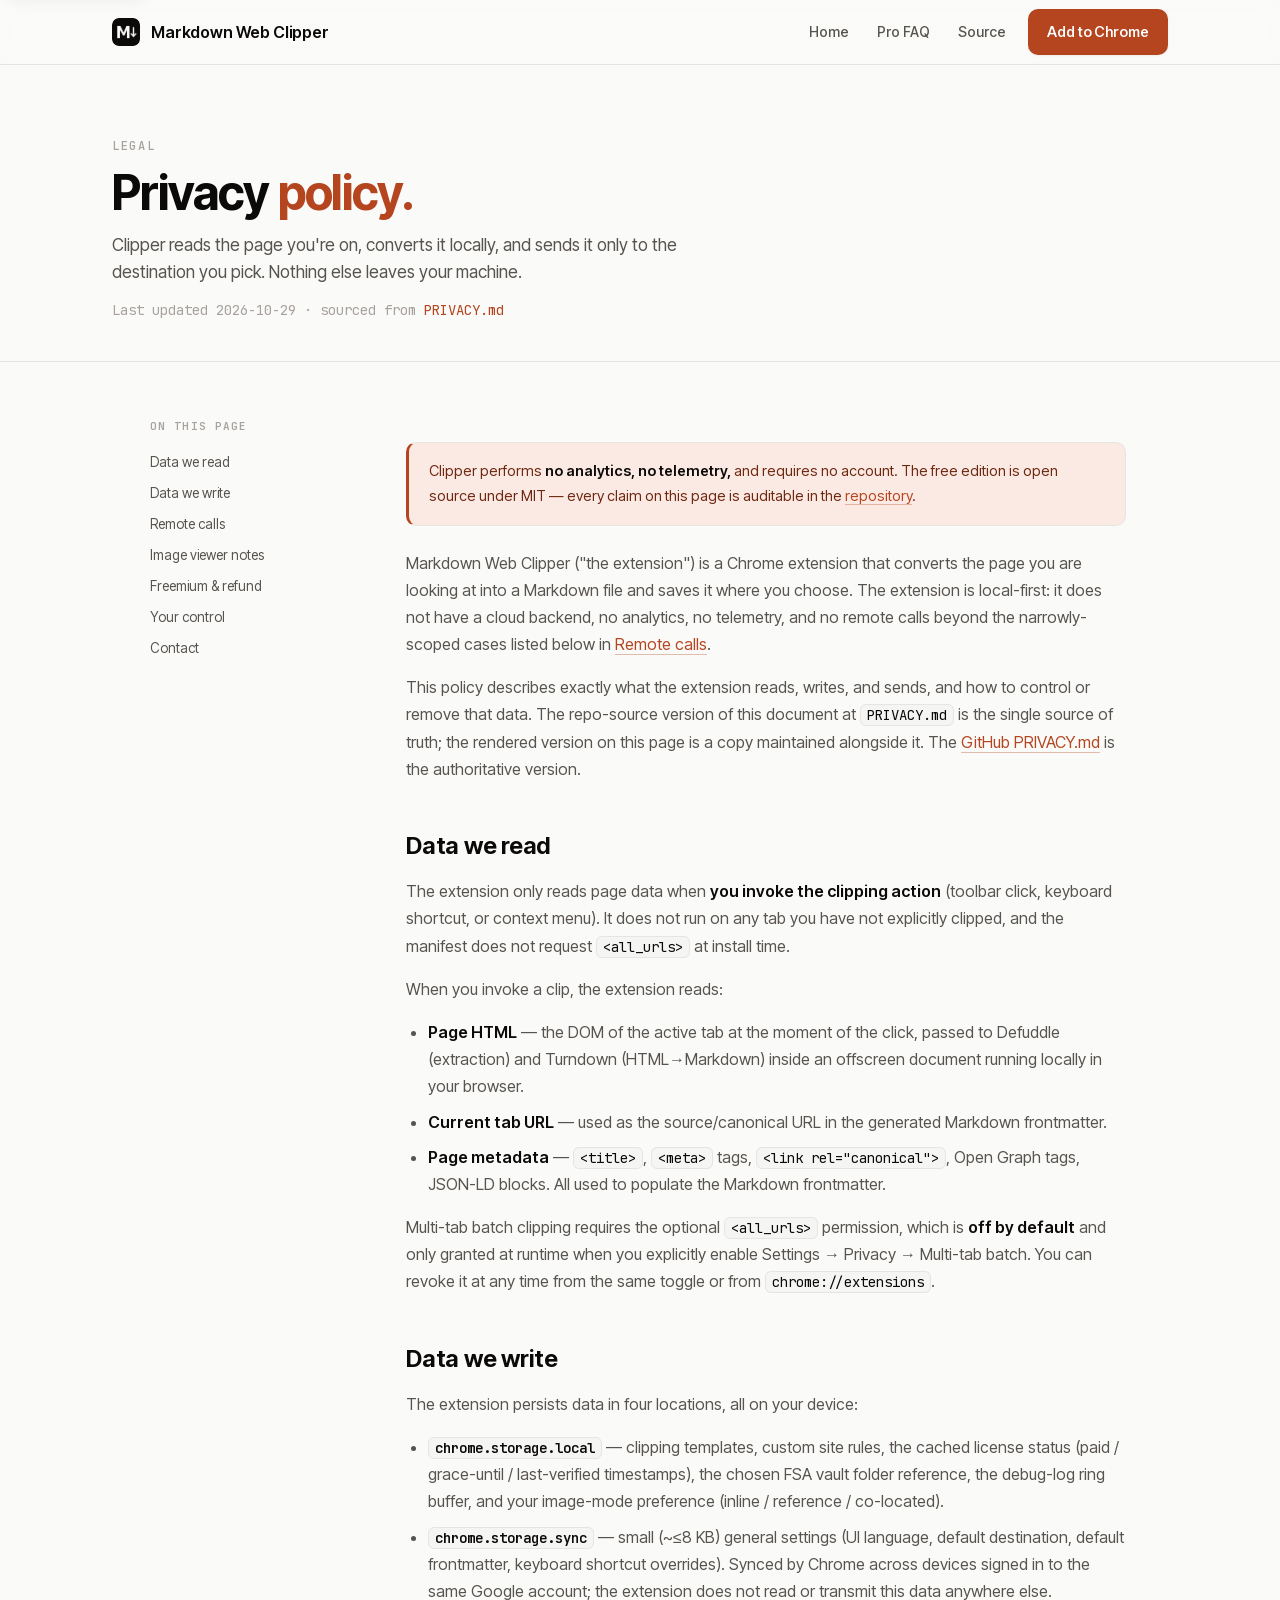
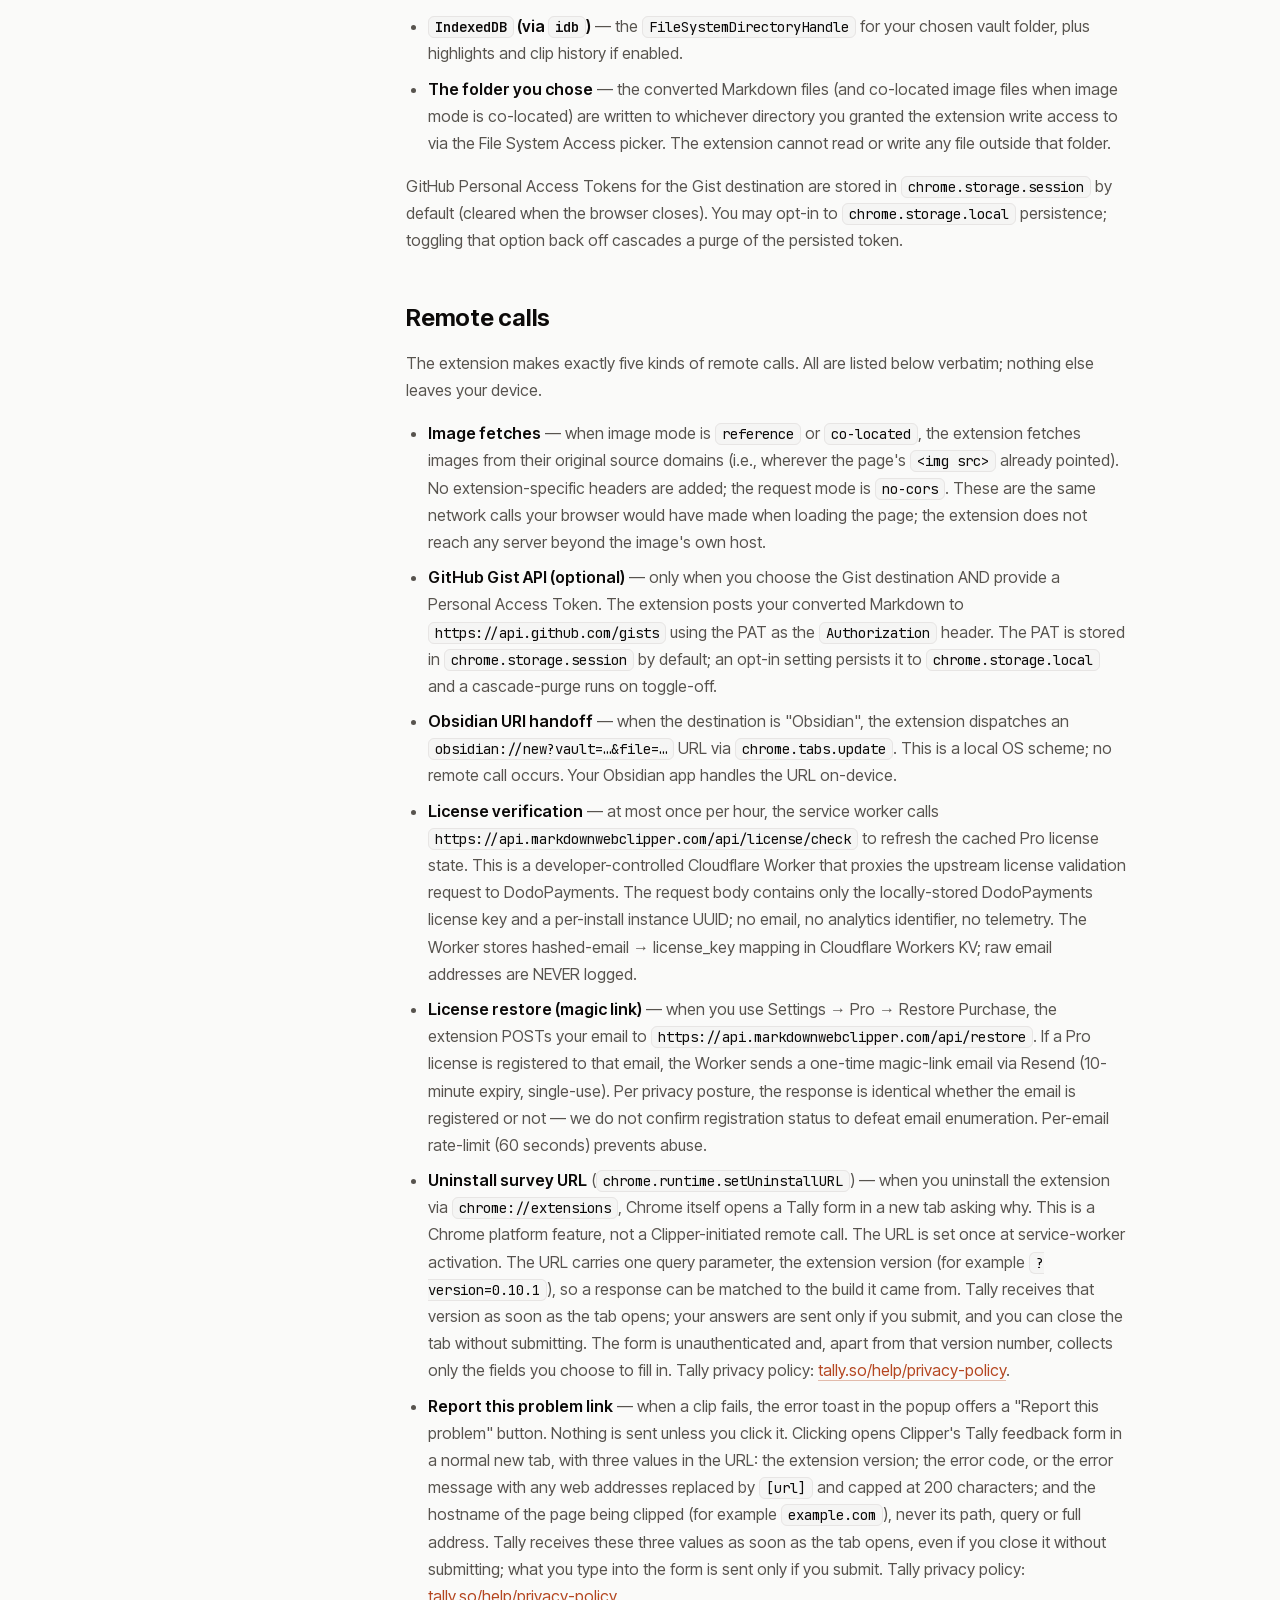
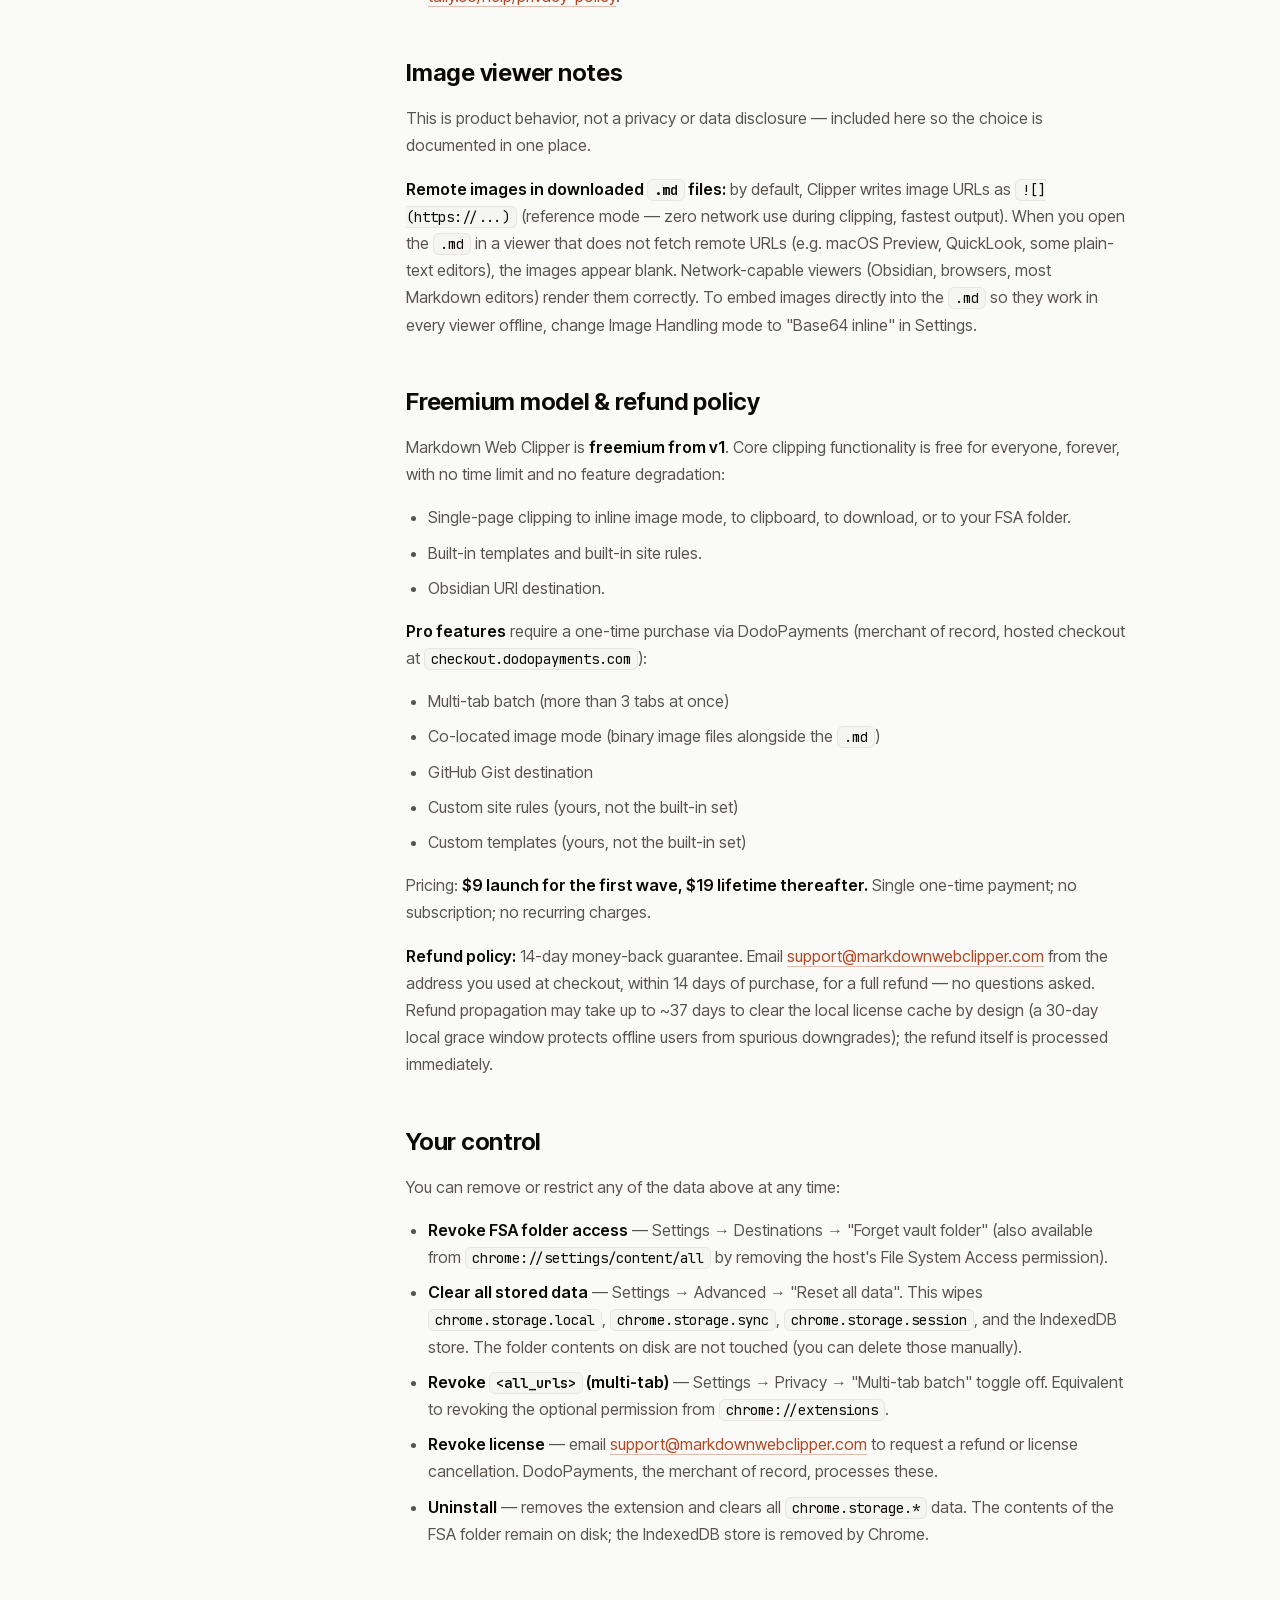
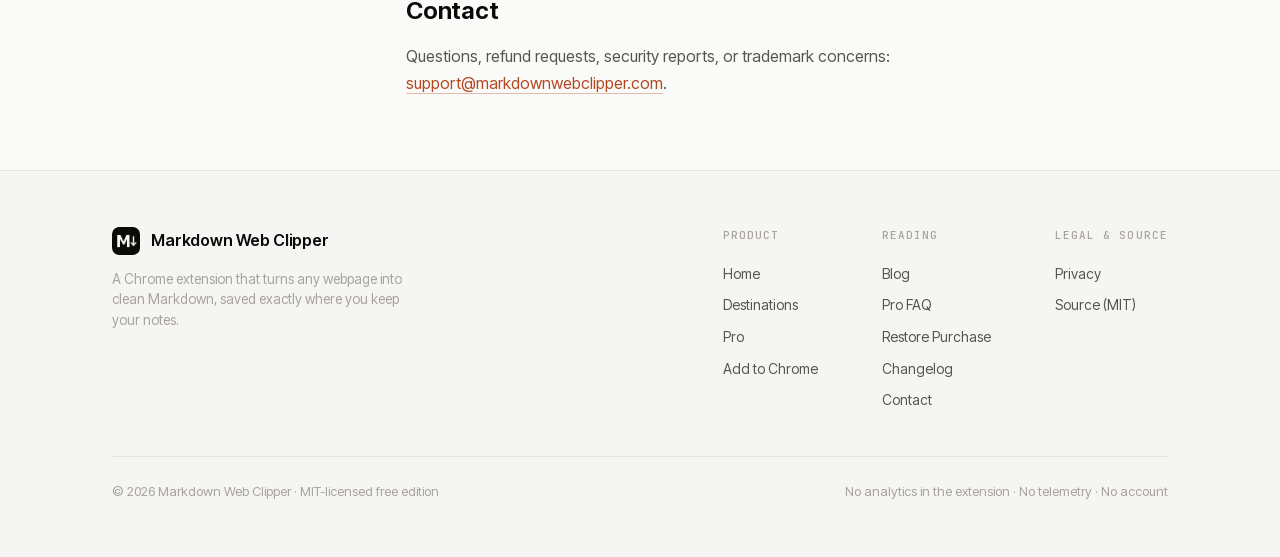
<file: privacy.html>
<!DOCTYPE html>
<html lang="en" data-density="standard" data-accent="100">
<head>
<meta charset="UTF-8" />
<meta name="viewport" content="width=device-width, initial-scale=1.0" />
<title>Privacy Policy — Markdown Web Clipper</title>
<meta name="description" content="What Markdown Web Clipper reads, writes, and sends. Local-first, no analytics, no telemetry." />
<link rel="canonical" href="https://markdownwebclipper.com/privacy" />
<link rel="icon" href="/favicon.ico" sizes="any" />
<link rel="icon" type="image/svg+xml" href="/favicon.svg" />
<link rel="icon" type="image/png" sizes="32x32" href="/favicon-32.png" />
<link rel="apple-touch-icon" href="/icon-128.png" />
<link rel="manifest" href="/site.webmanifest" />
<link rel="alternate" type="text/markdown" href="/privacy.md" />
<meta name="theme-color" content="#fafaf9" media="(prefers-color-scheme: light)" />
<meta name="theme-color" content="#0c0a09" media="(prefers-color-scheme: dark)" />
<meta name="color-scheme" content="light dark" />
<meta property="og:title" content="Privacy Policy — Markdown Web Clipper" />
<meta property="og:description" content="What the extension reads, writes, and sends. Local-first, no analytics, no telemetry." />
<meta property="og:url" content="https://markdownwebclipper.com/privacy" />
<meta property="og:type" content="website" />
<meta property="og:image" content="https://markdownwebclipper.com/og-hero.png" />
<meta property="og:image:width" content="1200" />
<meta property="og:image:height" content="630" />
<meta name="twitter:card" content="summary_large_image" />
<meta name="twitter:image" content="https://markdownwebclipper.com/og-hero.png" />
<link rel="preload" href="/fonts/inter-tight-latin.woff2" as="font" type="font/woff2" crossorigin />
<link rel="preload" href="/fonts/jetbrains-mono-latin.woff2" as="font" type="font/woff2" crossorigin />
<link rel="stylesheet" href="/tokens.css" />
<link rel="stylesheet" href="/style.css" />

<script type="application/ld+json">
{
  "@context": "https://schema.org",
  "@type": "WebPage",
  "name": "Privacy Policy — Markdown Web Clipper",
  "url": "https://markdownwebclipper.com/privacy",
  "inLanguage": "en",
  "datePublished": "2026-05-09",
  "dateModified": "2026-10-29"
}
</script>
<script type="application/ld+json">
{
  "@context": "https://schema.org",
  "@type": "BreadcrumbList",
  "itemListElement": [
    { "@type": "ListItem", "position": 1, "name": "Home", "item": "https://markdownwebclipper.com/" },
    { "@type": "ListItem", "position": 2, "name": "Privacy", "item": "https://markdownwebclipper.com/privacy" }
  ]
}
</script>
</head>
<body>
<a class="skip-link" href="#main">Skip to content</a>

<header class="site-header">
  <div class="wrap">
    <a class="brand" href="/" aria-label="Markdown Web Clipper home">
      <img src="/icon-128.png" alt="" />
      <span class="wordmark">Markdown Web Clipper</span>
    </a>
    <nav class="nav">
      <a href="/">Home</a>
      <a href="/pro-faq">Pro FAQ</a>
      <a href="https://github.com/Tigrandza/markdown-web-clipper">Source</a>
      <a class="btn btn-primary" href="https://chromewebstore.google.com/detail/dpkinbemdemheacegfjbbkclcpbfedif?utm_source=markdownwebclipper.com&amp;utm_medium=website&amp;utm_campaign=privacy" style="margin-left:6px">Add to Chrome</a>
    </nav>
  </div>
</header>

<main id="main">
  <section class="page-hero">
    <div class="wrap">
      <p class="eyebrow">Legal</p>
      <h1 class="display" style="margin-top:12px">Privacy <span class="rust">policy.</span></h1>
      <p class="lede" style="margin-top:14px; max-width:60ch">Clipper reads the page you're on, converts it locally, and sends it only to the destination you pick. Nothing else leaves your machine.</p>
      <p class="meta">Last updated 2026-10-29 · sourced from <a href="https://github.com/Tigrandza/markdown-web-clipper/blob/main/PRIVACY.md" style="color:var(--accent)">PRIVACY.md</a></p>
    </div>
  </section>

  <!--
    Content sourced verbatim from PRIVACY.md at the time of this edit.
    Re-sync from PRIVACY.md on any future doc-only commit. The sticky
    TOC must list each <h2 id="…"> heading below; the bundle's prose-
    layout shows/hides the rail at >960px viewport.
  -->
  <div class="prose-layout">
    <aside class="toc">
      <h2>On this page</h2>
      <a href="#data-read">Data we read</a>
      <a href="#data-write">Data we write</a>
      <a href="#remote-calls">Remote calls</a>
      <a href="#image-viewer">Image viewer notes</a>
      <a href="#freemium">Freemium &amp; refund</a>
      <a href="#control">Your control</a>
      <a href="#contact">Contact</a>
    </aside>
    <article class="prose">
      <div class="callout"><p>Clipper performs <strong>no analytics, no telemetry,</strong> and requires no account. The free edition is open source under MIT — every claim on this page is auditable in the <a href="https://github.com/Tigrandza/markdown-web-clipper/blob/main/PRIVACY.md">repository</a>.</p></div>

      <p>Markdown Web Clipper ("the extension") is a Chrome extension that converts the page you are looking at into a Markdown file and saves it where you choose. The extension is local-first: it does not have a cloud backend, no analytics, no telemetry, and no remote calls beyond the narrowly-scoped cases listed below in <a href="#remote-calls">Remote calls</a>.</p>

      <p>This policy describes exactly what the extension reads, writes, and sends, and how to control or remove that data. The repo-source version of this document at <code>PRIVACY.md</code> is the single source of truth; the rendered version on this page is a copy maintained alongside it. The <a href="https://github.com/Tigrandza/markdown-web-clipper/blob/main/PRIVACY.md">GitHub PRIVACY.md</a> is the authoritative version.</p>

      <h2 id="data-read">Data we read</h2>
      <p>The extension only reads page data when <strong>you invoke the clipping action</strong> (toolbar click, keyboard shortcut, or context menu). It does not run on any tab you have not explicitly clipped, and the manifest does not request <code>&lt;all_urls&gt;</code> at install time.</p>
      <p>When you invoke a clip, the extension reads:</p>
      <ul>
        <li><strong>Page HTML</strong> — the DOM of the active tab at the moment of the click, passed to Defuddle (extraction) and Turndown (HTML→Markdown) inside an offscreen document running locally in your browser.</li>
        <li><strong>Current tab URL</strong> — used as the source/canonical URL in the generated Markdown frontmatter.</li>
        <li><strong>Page metadata</strong> — <code>&lt;title&gt;</code>, <code>&lt;meta&gt;</code> tags, <code>&lt;link rel="canonical"&gt;</code>, Open Graph tags, JSON-LD blocks. All used to populate the Markdown frontmatter.</li>
      </ul>
      <p>Multi-tab batch clipping requires the optional <code>&lt;all_urls&gt;</code> permission, which is <strong>off by default</strong> and only granted at runtime when you explicitly enable Settings → Privacy → Multi-tab batch. You can revoke it at any time from the same toggle or from <code>chrome://extensions</code>.</p>

      <h2 id="data-write">Data we write</h2>
      <p>The extension persists data in four locations, all on your device:</p>
      <ul>
        <li><strong><code>chrome.storage.local</code></strong> — clipping templates, custom site rules, the cached license status (paid / grace-until / last-verified timestamps), the chosen FSA vault folder reference, the debug-log ring buffer, and your image-mode preference (inline / reference / co-located).</li>
        <li><strong><code>chrome.storage.sync</code></strong> — small (~≤8&nbsp;KB) general settings (UI language, default destination, default frontmatter, keyboard shortcut overrides). Synced by Chrome across devices signed in to the same Google account; the extension does not read or transmit this data anywhere else.</li>
        <li><strong><code>IndexedDB</code> (via <code>idb</code>)</strong> — the <code>FileSystemDirectoryHandle</code> for your chosen vault folder, plus highlights and clip history if enabled.</li>
        <li><strong>The folder you chose</strong> — the converted Markdown files (and co-located image files when image mode is co-located) are written to whichever directory you granted the extension write access to via the File System Access picker. The extension cannot read or write any file outside that folder.</li>
      </ul>
      <p>GitHub Personal Access Tokens for the Gist destination are stored in <code>chrome.storage.session</code> by default (cleared when the browser closes). You may opt-in to <code>chrome.storage.local</code> persistence; toggling that option back off cascades a purge of the persisted token.</p>

      <h2 id="remote-calls">Remote calls</h2>
      <p>The extension makes exactly five kinds of remote calls. All are listed below verbatim; nothing else leaves your device.</p>
      <ul>
        <li><strong>Image fetches</strong> — when image mode is <code>reference</code> or <code>co-located</code>, the extension fetches images from their original source domains (i.e., wherever the page's <code>&lt;img src&gt;</code> already pointed). No extension-specific headers are added; the request mode is <code>no-cors</code>. These are the same network calls your browser would have made when loading the page; the extension does not reach any server beyond the image's own host.</li>
        <li><strong>GitHub Gist API (optional)</strong> — only when you choose the Gist destination AND provide a Personal Access Token. The extension posts your converted Markdown to <code>https://api.github.com/gists</code> using the PAT as the <code>Authorization</code> header. The PAT is stored in <code>chrome.storage.session</code> by default; an opt-in setting persists it to <code>chrome.storage.local</code> and a cascade-purge runs on toggle-off.</li>
        <li><strong>Obsidian URI handoff</strong> — when the destination is "Obsidian", the extension dispatches an <code>obsidian://new?vault=…&amp;file=…</code> URL via <code>chrome.tabs.update</code>. This is a local OS scheme; no remote call occurs. Your Obsidian app handles the URL on-device.</li>
        <li><strong>License verification</strong> — at most once per hour, the service worker calls <code>https://api.markdownwebclipper.com/api/license/check</code> to refresh the cached Pro license state. This is a developer-controlled Cloudflare Worker that proxies the upstream license validation request to DodoPayments. The request body contains only the locally-stored DodoPayments license key and a per-install instance UUID; no email, no analytics identifier, no telemetry. The Worker stores hashed-email → license_key mapping in Cloudflare Workers KV; raw email addresses are NEVER logged.</li>
        <li><strong>License restore (magic link)</strong> — when you use Settings → Pro → Restore Purchase, the extension POSTs your email to <code>https://api.markdownwebclipper.com/api/restore</code>. If a Pro license is registered to that email, the Worker sends a one-time magic-link email via Resend (10-minute expiry, single-use). Per privacy posture, the response is identical whether the email is registered or not — we do not confirm registration status to defeat email enumeration. Per-email rate-limit (60 seconds) prevents abuse.</li>
        <li><strong>Uninstall survey URL</strong> (<code>chrome.runtime.setUninstallURL</code>) — when you uninstall the extension via <code>chrome://extensions</code>, Chrome itself opens a Tally form in a new tab asking why. This is a Chrome platform feature, not a Clipper-initiated remote call. The URL is set once at service-worker activation. The URL carries one query parameter, the extension version (for example <code>?version=0.10.1</code>), so a response can be matched to the build it came from. Tally receives that version as soon as the tab opens; your answers are sent only if you submit, and you can close the tab without submitting. The form is unauthenticated and, apart from that version number, collects only the fields you choose to fill in. Tally privacy policy: <a href="https://tally.so/help/privacy-policy">tally.so/help/privacy-policy</a>.</li>
        <li><strong>Report this problem link</strong> — when a clip fails, the error toast in the popup offers a "Report this problem" button. Nothing is sent unless you click it. Clicking opens Clipper's Tally feedback form in a normal new tab, with three values in the URL: the extension version; the error code, or the error message with any web addresses replaced by <code>[url]</code> and capped at 200 characters; and the hostname of the page being clipped (for example <code>example.com</code>), never its path, query or full address. Tally receives these three values as soon as the tab opens, even if you close it without submitting; what you type into the form is sent only if you submit. Tally privacy policy: <a href="https://tally.so/help/privacy-policy">tally.so/help/privacy-policy</a>.</li>
      </ul>

      <h2 id="image-viewer">Image viewer notes</h2>
      <p>This is product behavior, not a privacy or data disclosure — included here so the choice is documented in one place.</p>
      <p><strong>Remote images in downloaded <code>.md</code> files:</strong> by default, Clipper writes image URLs as <code>![](https://...)</code> (reference mode — zero network use during clipping, fastest output). When you open the <code>.md</code> in a viewer that does not fetch remote URLs (e.g. macOS Preview, QuickLook, some plain-text editors), the images appear blank. Network-capable viewers (Obsidian, browsers, most Markdown editors) render them correctly. To embed images directly into the <code>.md</code> so they work in every viewer offline, change Image Handling mode to "Base64 inline" in Settings.</p>

      <h2 id="freemium">Freemium model &amp; refund policy</h2>
      <p>Markdown Web Clipper is <strong>freemium from v1</strong>. Core clipping functionality is free for everyone, forever, with no time limit and no feature degradation:</p>
      <ul>
        <li>Single-page clipping to inline image mode, to clipboard, to download, or to your FSA folder.</li>
        <li>Built-in templates and built-in site rules.</li>
        <li>Obsidian URI destination.</li>
      </ul>
      <p><strong>Pro features</strong> require a one-time purchase via DodoPayments (merchant of record, hosted checkout at <code>checkout.dodopayments.com</code>):</p>
      <ul>
        <li>Multi-tab batch (more than 3 tabs at once)</li>
        <li>Co-located image mode (binary image files alongside the <code>.md</code>)</li>
        <li>GitHub Gist destination</li>
        <li>Custom site rules (yours, not the built-in set)</li>
        <li>Custom templates (yours, not the built-in set)</li>
      </ul>
      <p>Pricing: <strong>$9 launch for the first wave, $19 lifetime thereafter.</strong> Single one-time payment; no subscription; no recurring charges.</p>
      <p><strong>Refund policy:</strong> 14-day money-back guarantee. Email <a href="mailto:support@markdownwebclipper.com">support@markdownwebclipper.com</a> from the address you used at checkout, within 14 days of purchase, for a full refund — no questions asked. Refund propagation may take up to ~37 days to clear the local license cache by design (a 30-day local grace window protects offline users from spurious downgrades); the refund itself is processed immediately.</p>

      <h2 id="control">Your control</h2>
      <p>You can remove or restrict any of the data above at any time:</p>
      <ul>
        <li><strong>Revoke FSA folder access</strong> — Settings → Destinations → "Forget vault folder" (also available from <code>chrome://settings/content/all</code> by removing the host's File System Access permission).</li>
        <li><strong>Clear all stored data</strong> — Settings → Advanced → "Reset all data". This wipes <code>chrome.storage.local</code>, <code>chrome.storage.sync</code>, <code>chrome.storage.session</code>, and the IndexedDB store. The folder contents on disk are not touched (you can delete those manually).</li>
        <li><strong>Revoke <code>&lt;all_urls&gt;</code> (multi-tab)</strong> — Settings → Privacy → "Multi-tab batch" toggle off. Equivalent to revoking the optional permission from <code>chrome://extensions</code>.</li>
        <li><strong>Revoke license</strong> — email <a href="mailto:support@markdownwebclipper.com">support@markdownwebclipper.com</a> to request a refund or license cancellation. DodoPayments, the merchant of record, processes these.</li>
        <li><strong>Uninstall</strong> — removes the extension and clears all <code>chrome.storage.*</code> data. The contents of the FSA folder remain on disk; the IndexedDB store is removed by Chrome.</li>
      </ul>

      <h2 id="contact">Contact</h2>
      <p>Questions, refund requests, security reports, or trademark concerns: <a href="mailto:support@markdownwebclipper.com">support@markdownwebclipper.com</a>.</p>
    </article>
  </div>
</main>

<footer class="site-footer">
  <div class="wrap">
    <div class="footer-grid">
      <div class="footer-brand">
        <a class="brand" href="/" aria-label="Markdown Web Clipper home"><img src="/icon-128.png" alt="" /><span class="wordmark">Markdown Web Clipper</span></a>
        <p>A Chrome extension that turns any webpage into clean Markdown, saved exactly where you keep your notes.</p>
      </div>
      <div class="footer-cols">
        <div class="footer-col">
          <h2>Product</h2>
          <a href="/">Home</a>
          <a href="/#destinations">Destinations</a>
          <a href="/#pro">Pro</a>
          <a href="https://chromewebstore.google.com/detail/dpkinbemdemheacegfjbbkclcpbfedif?utm_source=markdownwebclipper.com&amp;utm_medium=website&amp;utm_campaign=privacy">Add to Chrome</a>
        </div>
        <div class="footer-col">
          <h2>Reading</h2>
          <a href="/blog/">Blog</a>
          <a href="/pro-faq">Pro FAQ</a>
          <a href="/restore">Restore Purchase</a>
          <a href="/changelog">Changelog</a>
          <a href="mailto:support@markdownwebclipper.com">Contact</a>
        </div>
        <div class="footer-col">
          <h2>Legal &amp; source</h2>
          <a href="/privacy">Privacy</a>
          <a href="https://github.com/Tigrandza/markdown-web-clipper">Source (MIT)</a>
        </div>
      </div>
    </div>
    <div class="footer-legal">
      <span>© 2026 Markdown Web Clipper · MIT-licensed free edition</span>
      <span>No analytics in the extension · No telemetry · No account</span>
    </div>
  </div>
</footer>

<script src="/landing.js"></script>
</body>
</html>
</file>
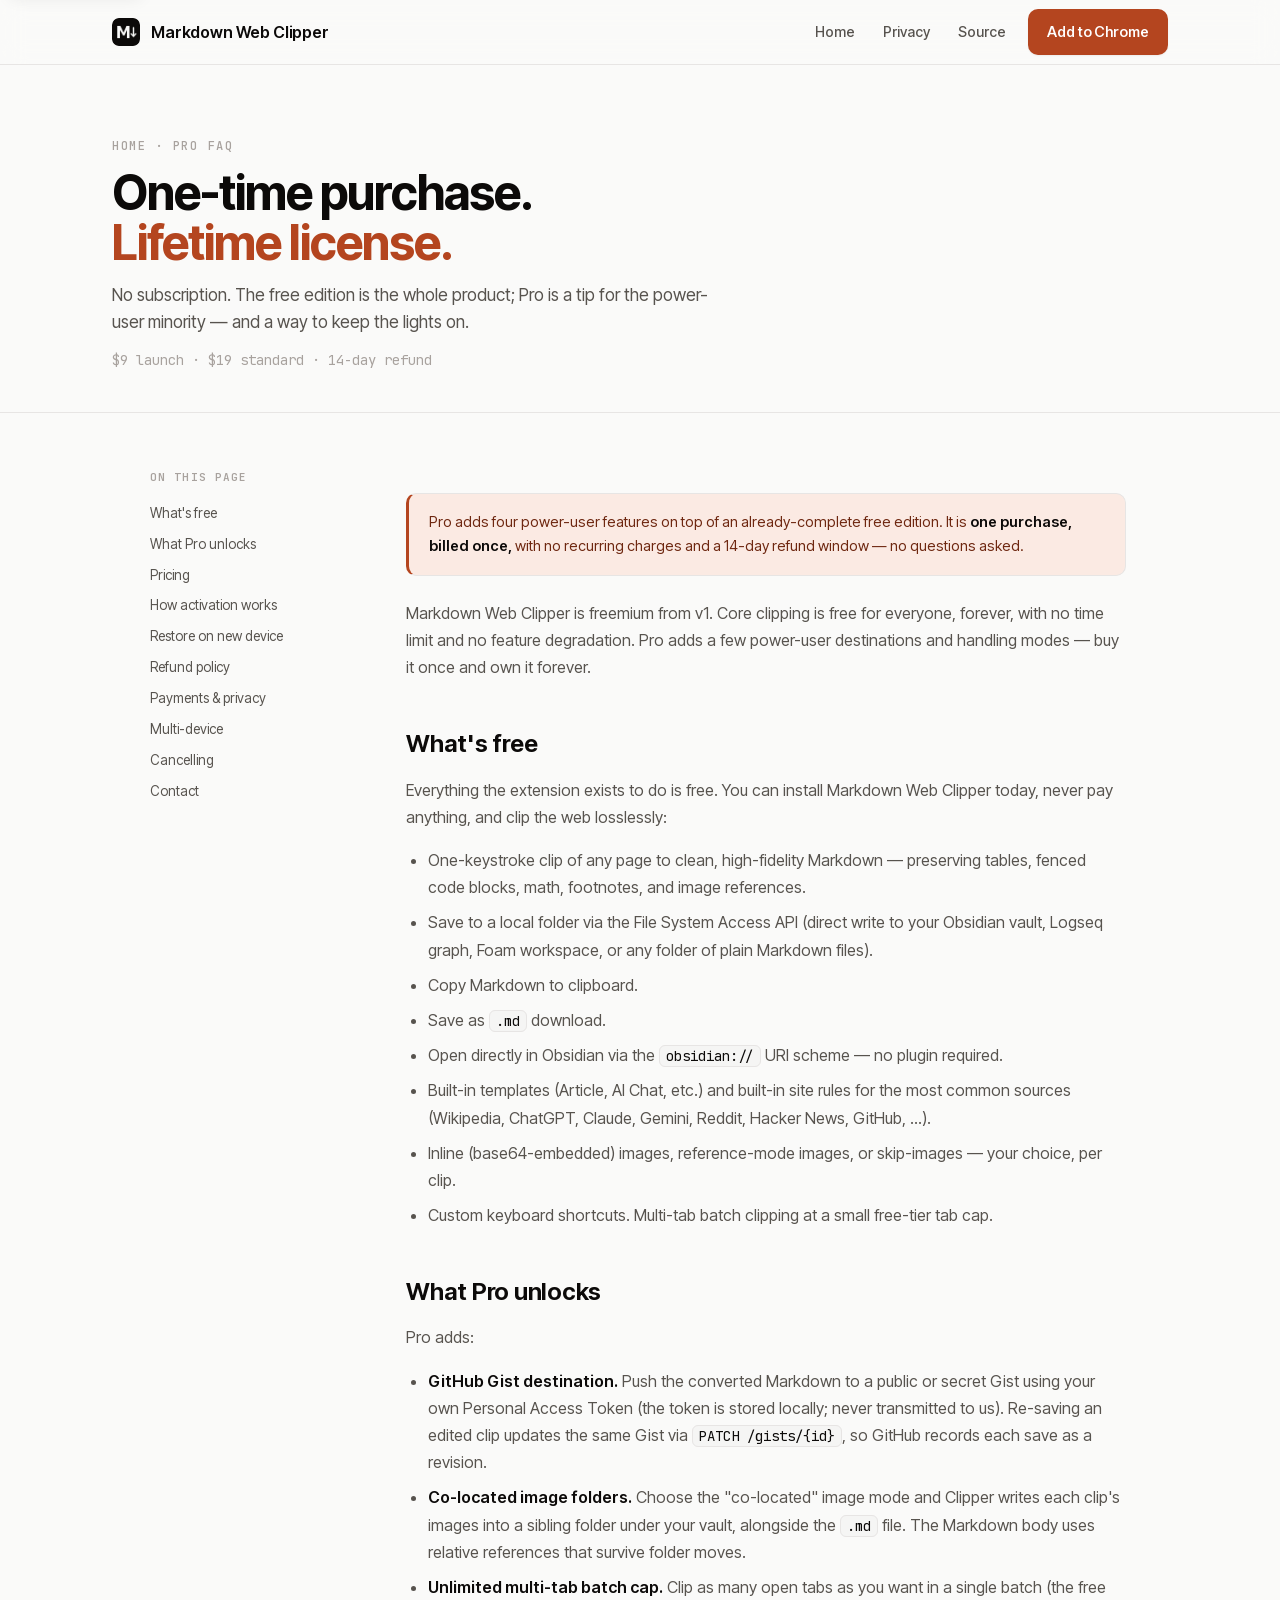
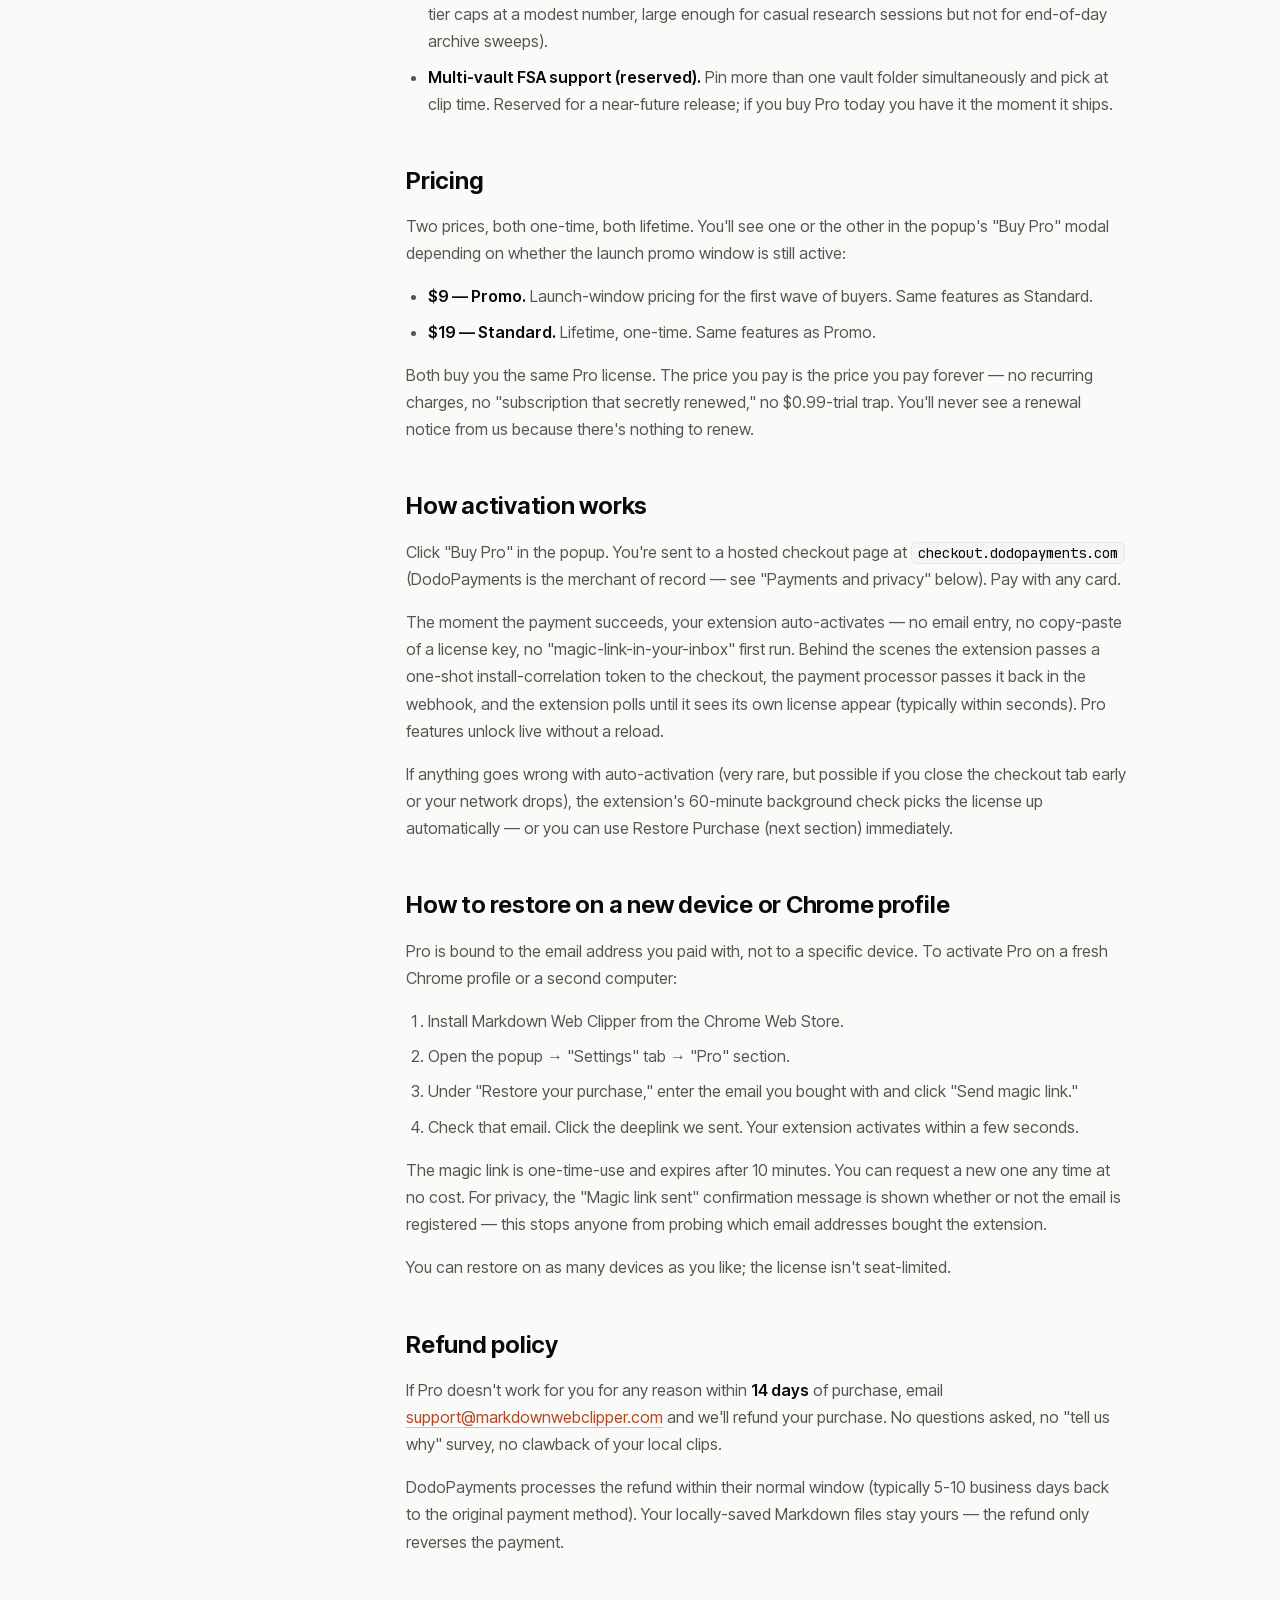
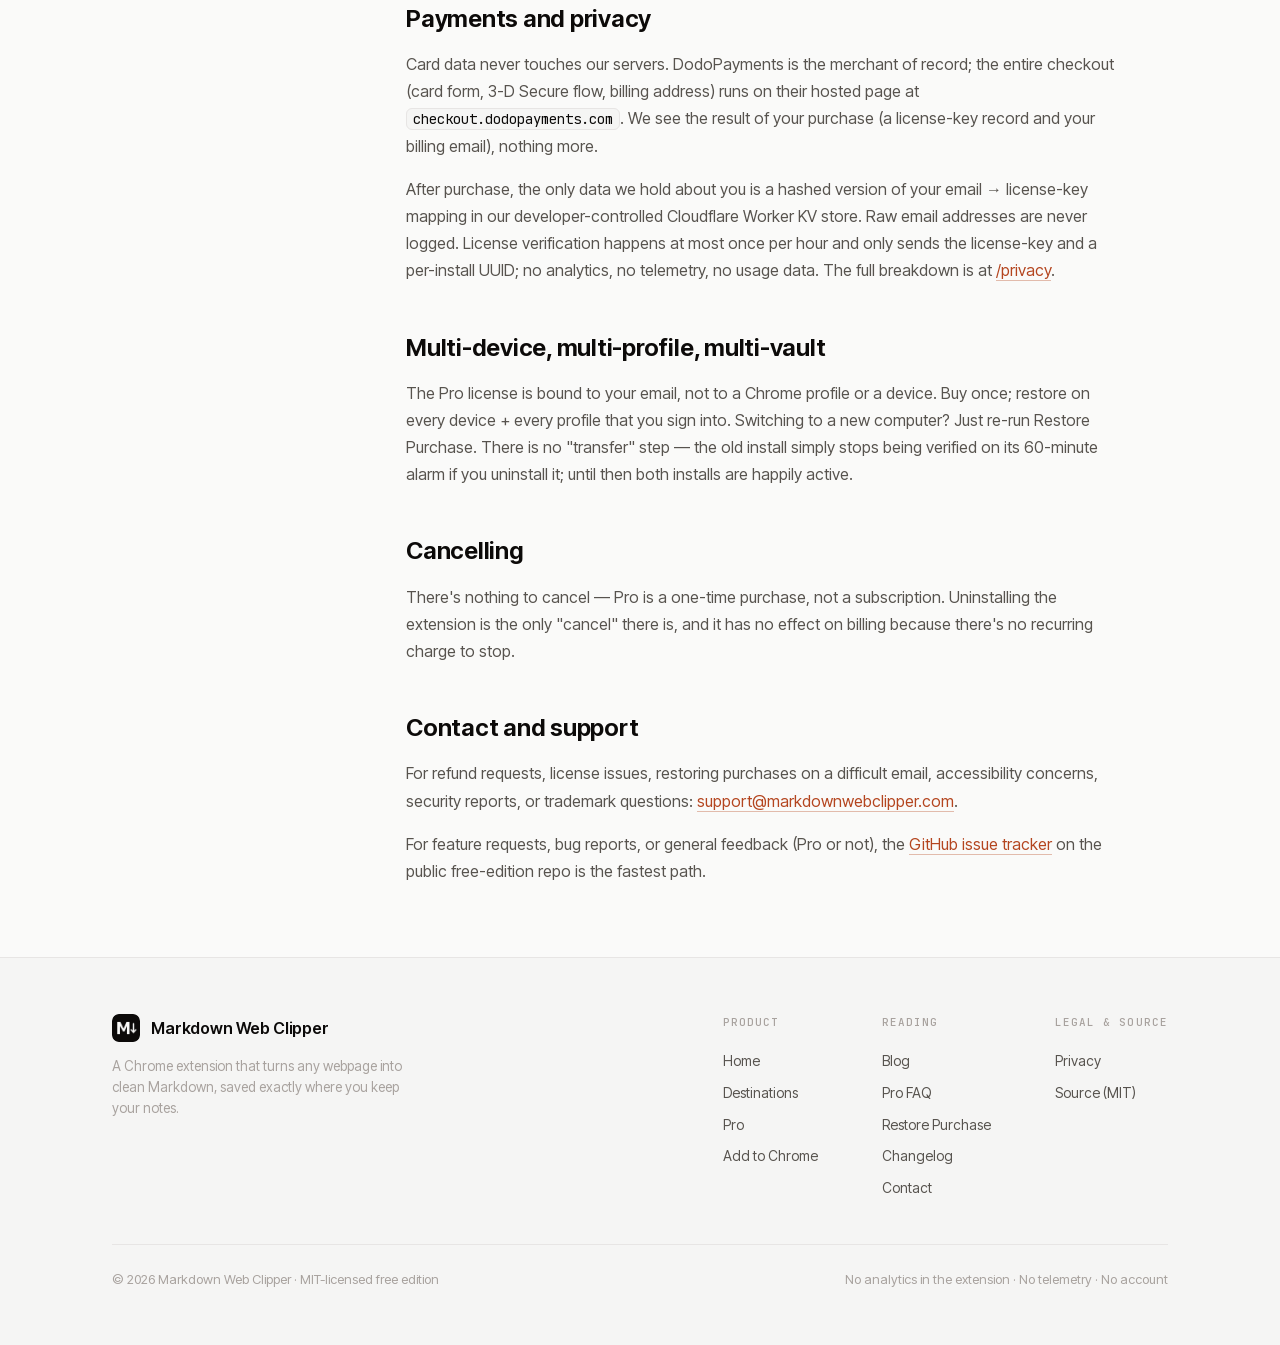
<file: pro-faq.html>
<!DOCTYPE html>
<html lang="en" data-density="standard" data-accent="100">
<head>
<meta charset="UTF-8" />
<meta name="viewport" content="width=device-width, initial-scale=1.0" />
<title>Pricing & Pro FAQ — Markdown Web Clipper</title>
<meta name="description" content="One-time purchase, lifetime license. Promo $9, Standard $19. What Pro unlocks, how activation works, refund policy, and how to restore on a new device." />
<link rel="canonical" href="https://markdownwebclipper.com/pro-faq" />
<link rel="icon" href="/favicon.ico" sizes="any" />
<link rel="icon" type="image/svg+xml" href="/favicon.svg" />
<link rel="icon" type="image/png" sizes="32x32" href="/favicon-32.png" />
<link rel="apple-touch-icon" href="/icon-128.png" />
<link rel="manifest" href="/site.webmanifest" />
<link rel="alternate" type="text/markdown" href="/pro-faq.md" />
<meta name="theme-color" content="#fafaf9" media="(prefers-color-scheme: light)" />
<meta name="theme-color" content="#0c0a09" media="(prefers-color-scheme: dark)" />
<meta name="color-scheme" content="light dark" />
<meta property="og:title" content="Pricing & Pro FAQ — Markdown Web Clipper" />
<meta property="og:description" content="One-time purchase, lifetime license. $9 launch, $19 standard. What Pro unlocks, refund policy, restore on a new device." />
<meta property="og:url" content="https://markdownwebclipper.com/pro-faq" />
<meta property="og:type" content="website" />
<meta property="og:image" content="https://markdownwebclipper.com/og-hero.png" />
<meta property="og:image:width" content="1200" />
<meta property="og:image:height" content="630" />
<meta name="twitter:card" content="summary_large_image" />
<meta name="twitter:image" content="https://markdownwebclipper.com/og-hero.png" />
<link rel="preload" href="/fonts/inter-tight-latin.woff2" as="font" type="font/woff2" crossorigin />
<link rel="preload" href="/fonts/jetbrains-mono-latin.woff2" as="font" type="font/woff2" crossorigin />
<link rel="stylesheet" href="/tokens.css" />
<link rel="stylesheet" href="/style.css" />

<!-- FAQPage schema — machine-understanding aid only. Google retired FAQ
     rich results (expandable Q/A cards) in May 2026, so this earns NO SERP
     treatment; it exists purely to help search/AI systems parse the on-page
     Q&A. Answers mirror the visible page prose. -->
<script type="application/ld+json">
{
  "@context": "https://schema.org",
  "@type": "FAQPage",
  "name": "Pricing & Pro FAQ — Markdown Web Clipper",
  "url": "https://markdownwebclipper.com/pro-faq",
  "inLanguage": "en",
  "datePublished": "2026-06-06",
  "dateModified": "2026-07-30",
  "mainEntity": [
    {
      "@type": "Question",
      "name": "How much does Markdown Web Clipper Pro cost?",
      "acceptedAnswer": {
        "@type": "Answer",
        "text": "Two prices, both one-time and lifetime: $9 launch promo for the first wave of buyers, $19 standard thereafter. Both buy the same Pro features — no subscription, no recurring charges, ever."
      }
    },
    {
      "@type": "Question",
      "name": "What does Pro unlock?",
      "acceptedAnswer": {
        "@type": "Answer",
        "text": "Four power-user features on top of an already-complete free edition: GitHub Gist destination (with revision history via PATCH), co-located image folders that travel with your Markdown files, unlimited multi-tab batch clipping (vs the free tier cap), and multi-vault routing for switching between separate folders per project."
      }
    },
    {
      "@type": "Question",
      "name": "What's included in the free edition?",
      "acceptedAnswer": {
        "@type": "Answer",
        "text": "Everything the extension exists to do is free, forever: one-keystroke clip of any page to high-fidelity Markdown preserving tables, code, math, and footnotes; save to local folder (File System Access API), clipboard, .md download, or directly to Obsidian via obsidian:// URI; built-in templates and site rules; inline or reference image modes; custom keyboard shortcuts; multi-tab batch at the free-tier cap."
      }
    },
    {
      "@type": "Question",
      "name": "How does activation work after I buy Pro?",
      "acceptedAnswer": {
        "@type": "Answer",
        "text": "The extension auto-activates the moment payment succeeds — no email entry, no copy-paste of a license key. Behind the scenes a one-shot install-correlation token is passed through the hosted DodoPayments checkout, the payment processor returns it in the webhook, and the extension polls until it sees its own license. Pro features unlock live without a reload."
      }
    },
    {
      "@type": "Question",
      "name": "How do I restore Pro on a new device or Chrome profile?",
      "acceptedAnswer": {
        "@type": "Answer",
        "text": "Install Markdown Web Clipper, open Settings → Pro, enter the email you bought with, and click \"Send magic link.\" A one-time deeplink arrives within seconds; clicking it activates the extension. The license is bound to your email, not to a device or seat — restore on as many devices as you like."
      }
    },
    {
      "@type": "Question",
      "name": "What's the refund policy?",
      "acceptedAnswer": {
        "@type": "Answer",
        "text": "14-day money-back guarantee. Email support@markdownwebclipper.com from the address you paid with within 14 days of purchase for a full refund — no questions asked. DodoPayments processes the refund back to the original payment method within 5–10 business days."
      }
    }
  ]
}
</script>
<script type="application/ld+json">
{
  "@context": "https://schema.org",
  "@type": "BreadcrumbList",
  "itemListElement": [
    { "@type": "ListItem", "position": 1, "name": "Home", "item": "https://markdownwebclipper.com/" },
    { "@type": "ListItem", "position": 2, "name": "Pro FAQ", "item": "https://markdownwebclipper.com/pro-faq" }
  ]
}
</script>
<!-- SoftwareApplication schema for the Pro tier. Lives on /pro-faq because that is
     the URL the entity declares; the free-tier app entity stays on / with its own
     @id. One Offer only — the $9 launch price is the sole purchasable one today.
     Standard $19 is described in prose below but not asserted as buyable. The
     Offer url points at /#pro because that section holds the only checkout
     button on the site; this page routes buyers through the popup. -->
<script type="application/ld+json">
{
  "@context": "https://schema.org",
  "@type": "SoftwareApplication",
  "@id": "https://markdownwebclipper.com/pro-faq#pro",
  "name": "Markdown Web Clipper Pro",
  "applicationCategory": "ProductivityApplication",
  "operatingSystem": "Chrome",
  "description": "Pro upgrade for Markdown Web Clipper. Adds GitHub Gist destination, co-located image folders, unlimited multi-tab batch, and multi-vault routing. One-time purchase, lifetime license, no subscription.",
  "image": "https://markdownwebclipper.com/og-hero.png",
  "url": "https://markdownwebclipper.com/pro-faq",
  "offers": {
    "@type": "Offer",
    "name": "Pro — launch promo",
    "description": "Launch-window pricing. Lifetime, one-time. No subscription.",
    "price": "9.00",
    "priceCurrency": "USD",
    "url": "https://markdownwebclipper.com/#pro",
    "availability": "https://schema.org/InStock",
    "category": "OneTimePayment"
  }
}
</script>
</head>
<body>
<a class="skip-link" href="#main">Skip to content</a>

<header class="site-header">
  <div class="wrap">
    <a class="brand" href="/" aria-label="Markdown Web Clipper home">
      <img src="/icon-128.png" alt="" />
      <span class="wordmark">Markdown Web Clipper</span>
    </a>
    <nav class="nav">
      <a href="/">Home</a>
      <a href="/privacy">Privacy</a>
      <a href="https://github.com/Tigrandza/markdown-web-clipper">Source</a>
      <a class="btn btn-primary" href="https://chromewebstore.google.com/detail/dpkinbemdemheacegfjbbkclcpbfedif?utm_source=markdownwebclipper.com&amp;utm_medium=website&amp;utm_campaign=pro-faq" style="margin-left:6px">Add to Chrome</a>
    </nav>
  </div>
</header>

<main id="main">
  <section class="page-hero">
    <div class="wrap">
      <nav class="eyebrow breadcrumb" aria-label="Breadcrumb"><a href="/">Home</a> · <span>Pro FAQ</span></nav>
      <h1 class="display" style="margin-top:12px">One-time purchase.<br /><span class="rust">Lifetime license.</span></h1>
      <p class="lede" style="margin-top:14px; max-width:60ch">No subscription. The free edition is the whole product; Pro is a tip for the power-user minority — and a way to keep the lights on.</p>
      <p class="meta">$9 launch · $19 standard · 14-day refund</p>
    </div>
  </section>

  <!-- Content sourced verbatim from the canonical Pro FAQ. -->
  <div class="prose-layout">
    <aside class="toc">
      <h2>On this page</h2>
      <a href="#free">What's free</a>
      <a href="#pro">What Pro unlocks</a>
      <a href="#pricing">Pricing</a>
      <a href="#activation">How activation works</a>
      <a href="#restore">Restore on new device</a>
      <a href="#refund">Refund policy</a>
      <a href="#payments">Payments &amp; privacy</a>
      <a href="#multi">Multi-device</a>
      <a href="#cancel">Cancelling</a>
      <a href="#contact">Contact</a>
    </aside>
    <article class="prose">
      <div class="callout"><p>Pro adds four power-user features on top of an already-complete free edition. It is <strong>one purchase, billed once,</strong> with no recurring charges and a 14-day refund window — no questions asked.</p></div>

      <p>Markdown Web Clipper is freemium from v1. Core clipping is free for everyone, forever, with no time limit and no feature degradation. Pro adds a few power-user destinations and handling modes — buy it once and own it forever.</p>

      <h2 id="free">What's free</h2>
      <p>Everything the extension exists to do is free. You can install Markdown Web Clipper today, never pay anything, and clip the web losslessly:</p>
      <ul>
        <li>One-keystroke clip of any page to clean, high-fidelity Markdown — preserving tables, fenced code blocks, math, footnotes, and image references.</li>
        <li>Save to a local folder via the File System Access API (direct write to your Obsidian vault, Logseq graph, Foam workspace, or any folder of plain Markdown files).</li>
        <li>Copy Markdown to clipboard.</li>
        <li>Save as <code>.md</code> download.</li>
        <li>Open directly in Obsidian via the <code>obsidian://</code> URI scheme — no plugin required.</li>
        <li>Built-in templates (Article, AI Chat, etc.) and built-in site rules for the most common sources (Wikipedia, ChatGPT, Claude, Gemini, Reddit, Hacker News, GitHub, …).</li>
        <li>Inline (base64-embedded) images, reference-mode images, or skip-images — your choice, per clip.</li>
        <li>Custom keyboard shortcuts. Multi-tab batch clipping at a small free-tier tab cap.</li>
      </ul>

      <h2 id="pro">What Pro unlocks</h2>
      <p>Pro adds:</p>
      <ul>
        <li><strong>GitHub Gist destination.</strong> Push the converted Markdown to a public or secret Gist using your own Personal Access Token (the token is stored locally; never transmitted to us). Re-saving an edited clip updates the same Gist via <code>PATCH /gists/{id}</code>, so GitHub records each save as a revision.</li>
        <li><strong>Co-located image folders.</strong> Choose the "co-located" image mode and Clipper writes each clip's images into a sibling folder under your vault, alongside the <code>.md</code> file. The Markdown body uses relative references that survive folder moves.</li>
        <li><strong>Unlimited multi-tab batch cap.</strong> Clip as many open tabs as you want in a single batch (the free tier caps at a modest number, large enough for casual research sessions but not for end-of-day archive sweeps).</li>
        <li><strong>Multi-vault FSA support (reserved).</strong> Pin more than one vault folder simultaneously and pick at clip time. Reserved for a near-future release; if you buy Pro today you have it the moment it ships.</li>
      </ul>

      <h2 id="pricing">Pricing</h2>
      <p>Two prices, both one-time, both lifetime. You'll see one or the other in the popup's "Buy Pro" modal depending on whether the launch promo window is still active:</p>
      <ul>
        <li><strong>$9 — Promo.</strong> Launch-window pricing for the first wave of buyers. Same features as Standard.</li>
        <li><strong>$19 — Standard.</strong> Lifetime, one-time. Same features as Promo.</li>
      </ul>
      <p>Both buy you the same Pro license. The price you pay is the price you pay forever — no recurring charges, no "subscription that secretly renewed," no $0.99-trial trap. You'll never see a renewal notice from us because there's nothing to renew.</p>

      <h2 id="activation">How activation works</h2>
      <p>Click "Buy Pro" in the popup. You're sent to a hosted checkout page at <code>checkout.dodopayments.com</code> (DodoPayments is the merchant of record — see "Payments and privacy" below). Pay with any card.</p>
      <p>The moment the payment succeeds, your extension auto-activates — no email entry, no copy-paste of a license key, no "magic-link-in-your-inbox" first run. Behind the scenes the extension passes a one-shot install-correlation token to the checkout, the payment processor passes it back in the webhook, and the extension polls until it sees its own license appear (typically within seconds). Pro features unlock live without a reload.</p>
      <p>If anything goes wrong with auto-activation (very rare, but possible if you close the checkout tab early or your network drops), the extension's 60-minute background check picks the license up automatically — or you can use Restore Purchase (next section) immediately.</p>

      <h2 id="restore">How to restore on a new device or Chrome profile</h2>
      <p>Pro is bound to the email address you paid with, not to a specific device. To activate Pro on a fresh Chrome profile or a second computer:</p>
      <ol>
        <li>Install Markdown Web Clipper from the Chrome Web Store.</li>
        <li>Open the popup → "Settings" tab → "Pro" section.</li>
        <li>Under "Restore your purchase," enter the email you bought with and click "Send magic link."</li>
        <li>Check that email. Click the deeplink we sent. Your extension activates within a few seconds.</li>
      </ol>
      <p>The magic link is one-time-use and expires after 10 minutes. You can request a new one any time at no cost. For privacy, the "Magic link sent" confirmation message is shown whether or not the email is registered — this stops anyone from probing which email addresses bought the extension.</p>
      <p>You can restore on as many devices as you like; the license isn't seat-limited.</p>

      <h2 id="refund">Refund policy</h2>
      <p>If Pro doesn't work for you for any reason within <strong>14 days</strong> of purchase, email <a href="mailto:support@markdownwebclipper.com">support@markdownwebclipper.com</a> and we'll refund your purchase. No questions asked, no "tell us why" survey, no clawback of your local clips.</p>
      <p>DodoPayments processes the refund within their normal window (typically 5-10 business days back to the original payment method). Your locally-saved Markdown files stay yours — the refund only reverses the payment.</p>

      <h2 id="payments">Payments and privacy</h2>
      <p>Card data never touches our servers. DodoPayments is the merchant of record; the entire checkout (card form, 3-D Secure flow, billing address) runs on their hosted page at <code>checkout.dodopayments.com</code>. We see the result of your purchase (a license-key record and your billing email), nothing more.</p>
      <p>After purchase, the only data we hold about you is a hashed version of your email → license-key mapping in our developer-controlled Cloudflare Worker KV store. Raw email addresses are never logged. License verification happens at most once per hour and only sends the license-key and a per-install UUID; no analytics, no telemetry, no usage data. The full breakdown is at <a href="/privacy">/privacy</a>.</p>

      <h2 id="multi">Multi-device, multi-profile, multi-vault</h2>
      <p>The Pro license is bound to your email, not to a Chrome profile or a device. Buy once; restore on every device + every profile that you sign into. Switching to a new computer? Just re-run Restore Purchase. There is no "transfer" step — the old install simply stops being verified on its 60-minute alarm if you uninstall it; until then both installs are happily active.</p>

      <h2 id="cancel">Cancelling</h2>
      <p>There's nothing to cancel — Pro is a one-time purchase, not a subscription. Uninstalling the extension is the only "cancel" there is, and it has no effect on billing because there's no recurring charge to stop.</p>

      <h2 id="contact">Contact and support</h2>
      <p>For refund requests, license issues, restoring purchases on a difficult email, accessibility concerns, security reports, or trademark questions: <a href="mailto:support@markdownwebclipper.com">support@markdownwebclipper.com</a>.</p>
      <p>For feature requests, bug reports, or general feedback (Pro or not), the <a href="https://github.com/Tigrandza/markdown-web-clipper/issues">GitHub issue tracker</a> on the public free-edition repo is the fastest path.</p>
    </article>
  </div>
</main>

<footer class="site-footer">
  <div class="wrap">
    <div class="footer-grid">
      <div class="footer-brand">
        <a class="brand" href="/" aria-label="Markdown Web Clipper home"><img src="/icon-128.png" alt="" /><span class="wordmark">Markdown Web Clipper</span></a>
        <p>A Chrome extension that turns any webpage into clean Markdown, saved exactly where you keep your notes.</p>
      </div>
      <div class="footer-cols">
        <div class="footer-col">
          <h2>Product</h2>
          <a href="/">Home</a>
          <a href="/#destinations">Destinations</a>
          <a href="/#pro">Pro</a>
          <a href="https://chromewebstore.google.com/detail/dpkinbemdemheacegfjbbkclcpbfedif?utm_source=markdownwebclipper.com&amp;utm_medium=website&amp;utm_campaign=pro-faq">Add to Chrome</a>
        </div>
        <div class="footer-col">
          <h2>Reading</h2>
          <a href="/blog/">Blog</a>
          <a href="/pro-faq">Pro FAQ</a>
          <a href="/restore">Restore Purchase</a>
          <a href="/changelog">Changelog</a>
          <a href="mailto:support@markdownwebclipper.com">Contact</a>
        </div>
        <div class="footer-col">
          <h2>Legal &amp; source</h2>
          <a href="/privacy">Privacy</a>
          <a href="https://github.com/Tigrandza/markdown-web-clipper">Source (MIT)</a>
        </div>
      </div>
    </div>
    <div class="footer-legal">
      <span>© 2026 Markdown Web Clipper · MIT-licensed free edition</span>
      <span>No analytics in the extension · No telemetry · No account</span>
    </div>
  </div>
</footer>

<script src="/landing.js"></script>
</body>
</html>
</file>
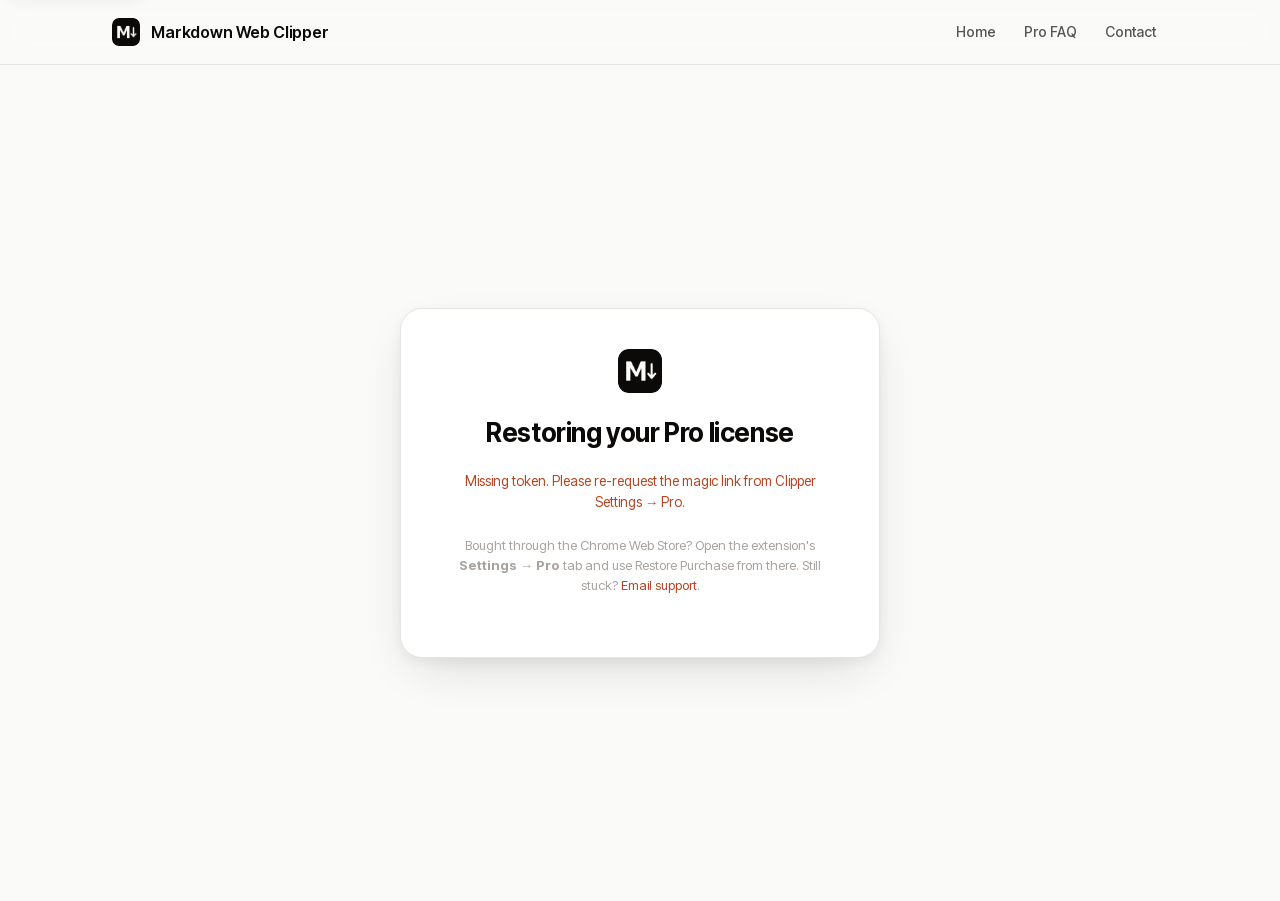
<file: restore.html>
<!DOCTYPE html>
<html lang="en" data-density="standard" data-accent="100">
<head>
<meta charset="UTF-8" />
<meta name="viewport" content="width=device-width, initial-scale=1.0" />
<meta name="robots" content="noindex" />
<meta name="theme-color" content="#fafaf9" media="(prefers-color-scheme: light)" />
<meta name="theme-color" content="#0c0a09" media="(prefers-color-scheme: dark)" />
<meta name="color-scheme" content="light dark" />
<title>Restoring your Pro license — Markdown Web Clipper</title>
<meta name="description" content="Restore your Markdown Web Clipper Pro license via a magic link." />
<link rel="icon" href="/favicon.ico" sizes="any" />
<link rel="icon" type="image/svg+xml" href="/favicon.svg" />
<link rel="icon" type="image/png" sizes="32x32" href="/favicon-32.png" />
<link rel="apple-touch-icon" href="/icon-128.png" />
<link rel="manifest" href="/site.webmanifest" />
<link rel="preload" href="/fonts/inter-tight-latin.woff2" as="font" type="font/woff2" crossorigin />
<link rel="stylesheet" href="/tokens.css" />
<link rel="stylesheet" href="/style.css" />
</head>
<body>
<a class="skip-link" href="#main">Skip to content</a>

<header class="site-header">
  <div class="wrap">
    <a class="brand" href="/" aria-label="Markdown Web Clipper home">
      <img src="/icon-128.png" alt="" />
      <span class="wordmark">Markdown Web Clipper</span>
    </a>
    <nav class="nav">
      <a href="/">Home</a>
      <a href="/pro-faq">Pro FAQ</a>
      <a href="mailto:support@markdownwebclipper.com">Contact</a>
    </nav>
  </div>
</header>

<main id="main" class="restore-screen">
  <div class="restore-card">
    <img class="mark" src="/icon-128.png" alt="Markdown Web Clipper" />
    <h1 id="title">Restoring your Pro license</h1>
    <p id="status" class="status">Talking to your extension…</p>
    <p class="help">Bought through the Chrome Web Store? Open the extension's <strong>Settings → Pro</strong> tab and use Restore Purchase from there. Still stuck? <a href="mailto:support@markdownwebclipper.com">Email support</a>.</p>
  </div>
</main>

<script src="/restore.js"></script>
<script src="/landing.js"></script>
</body>
</html>
</file>
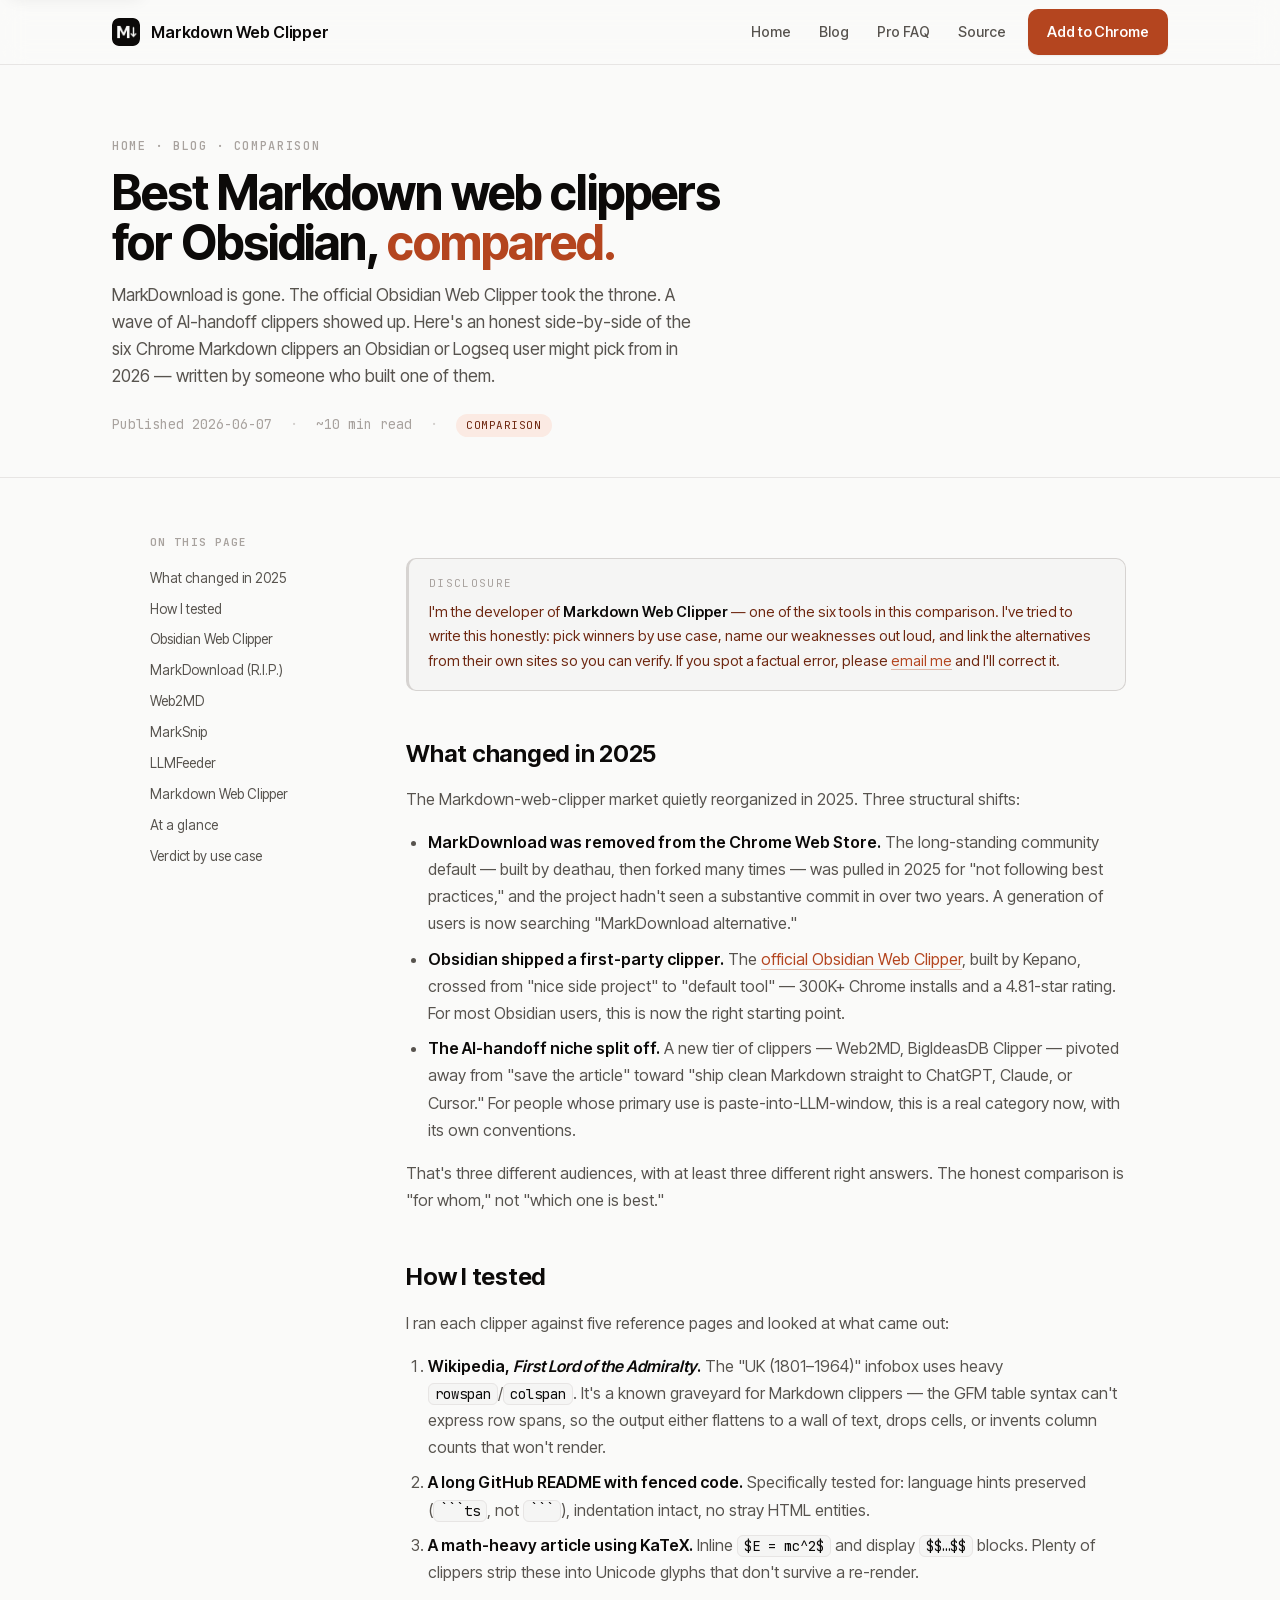
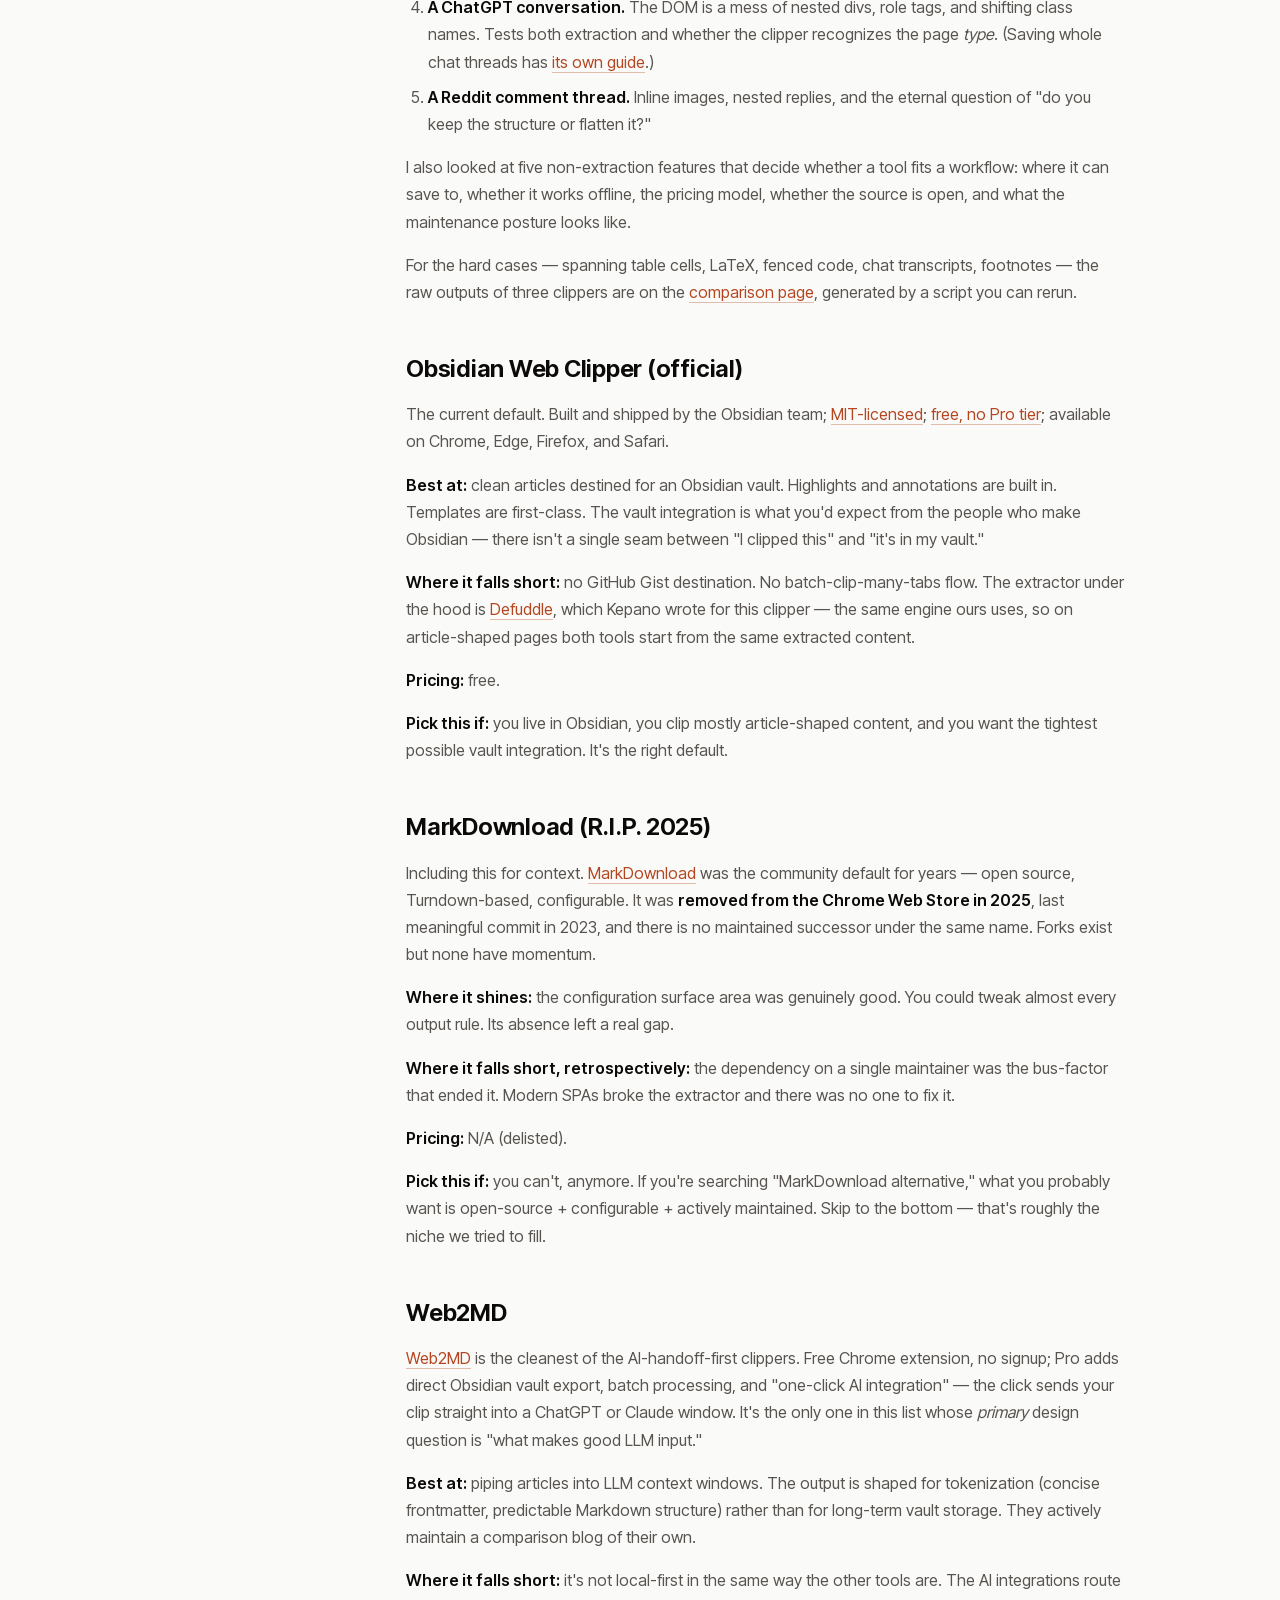
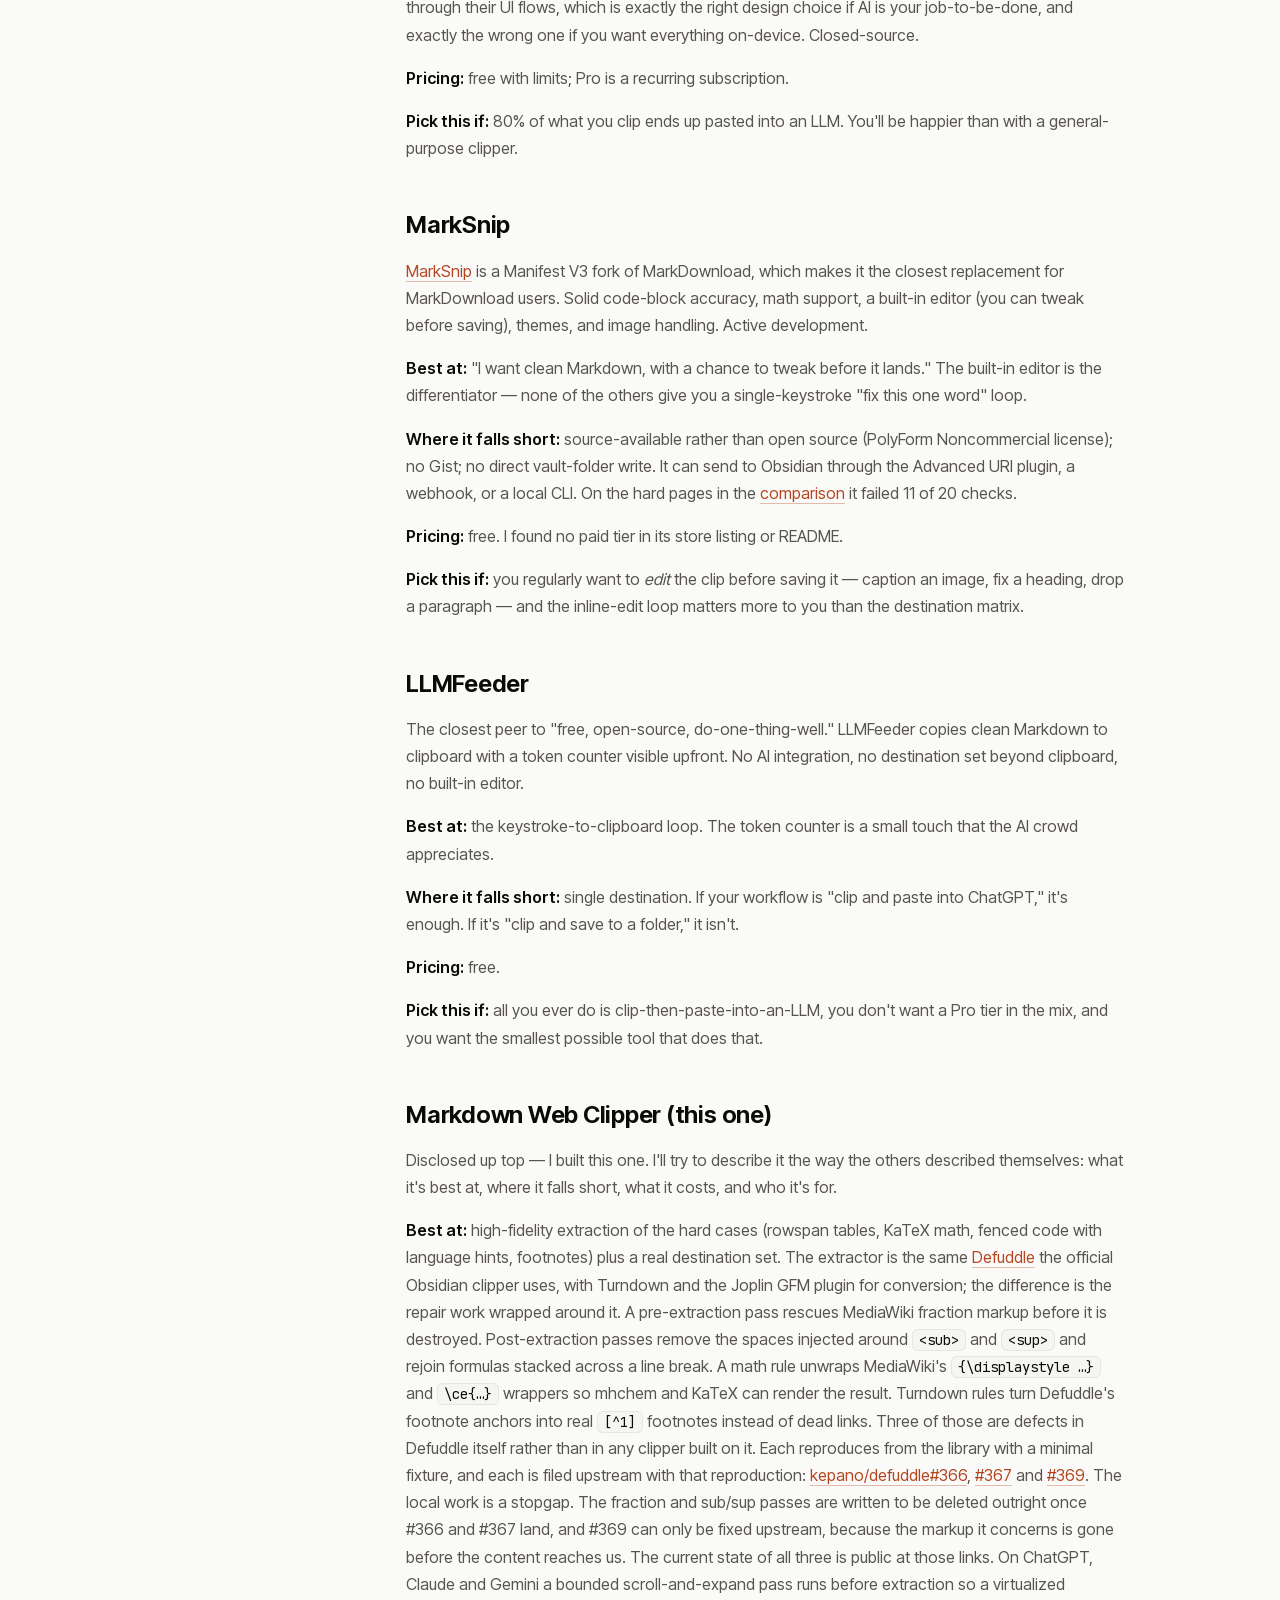
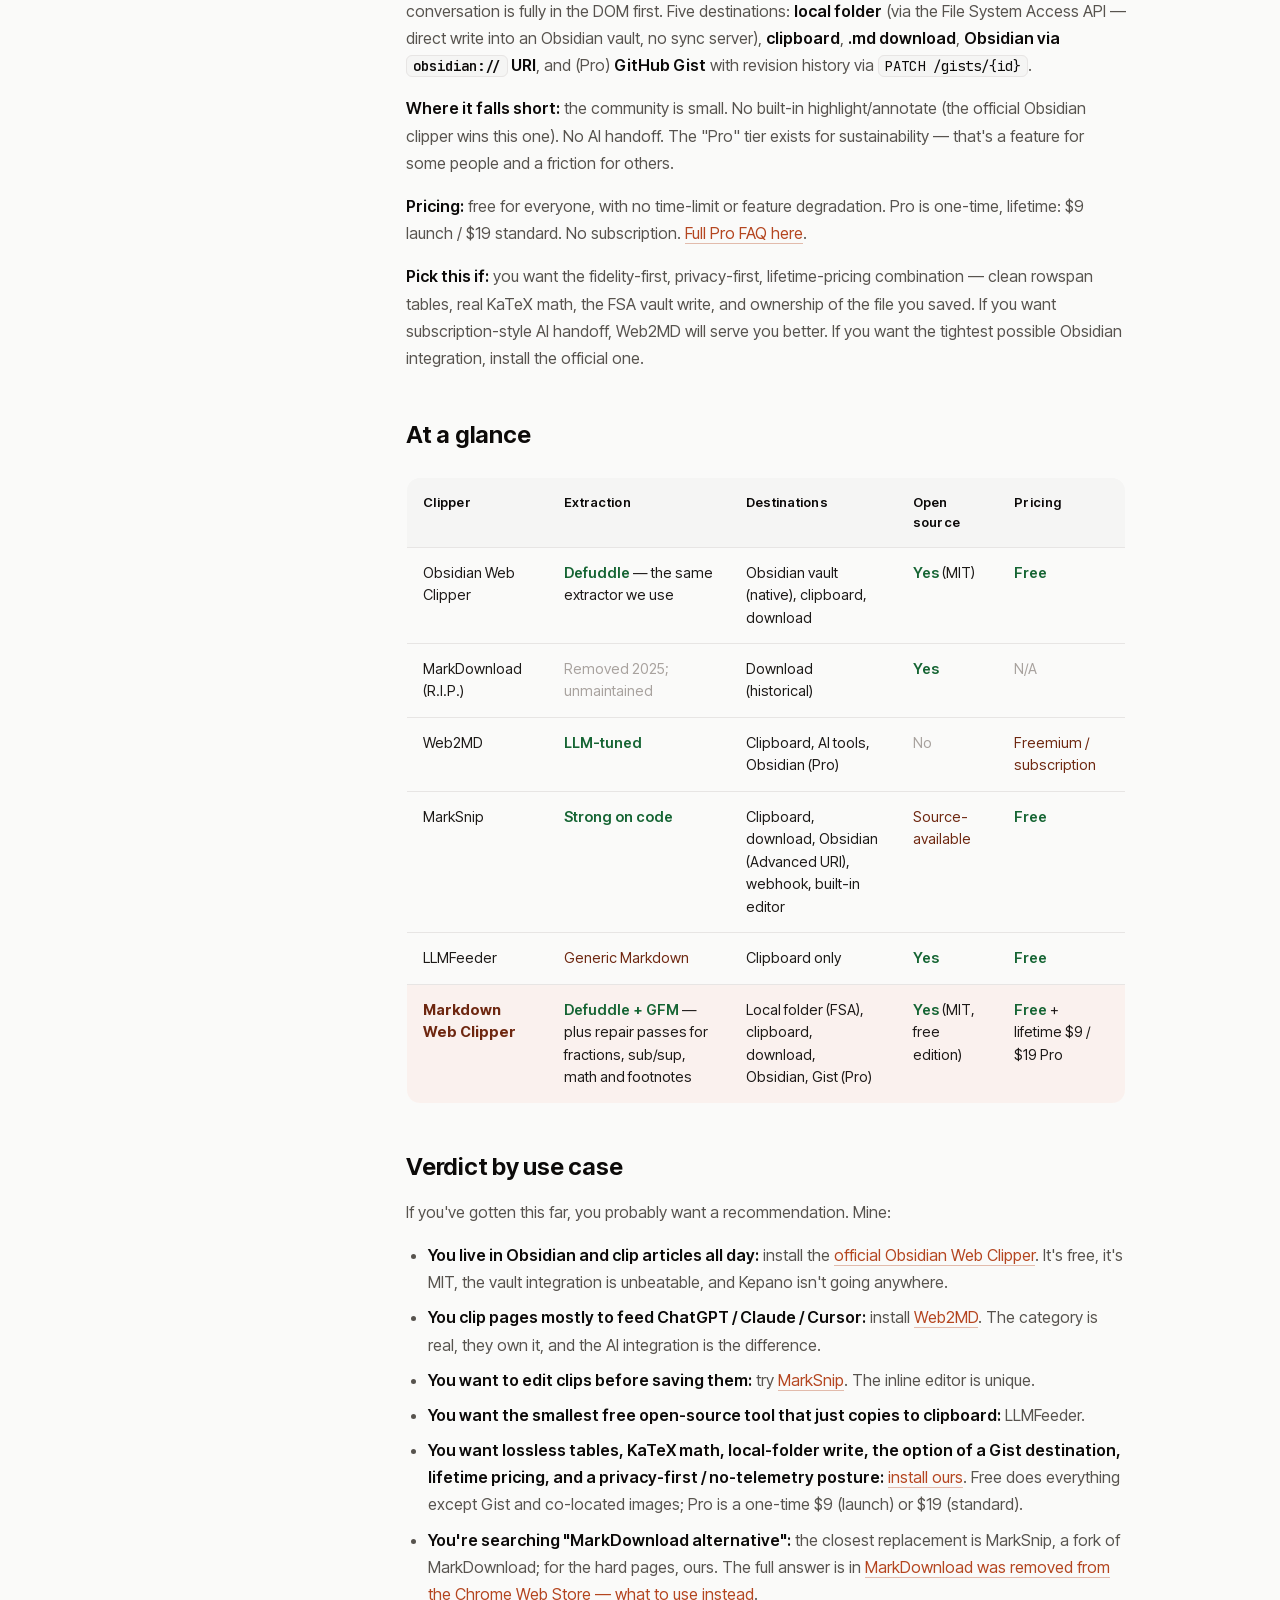
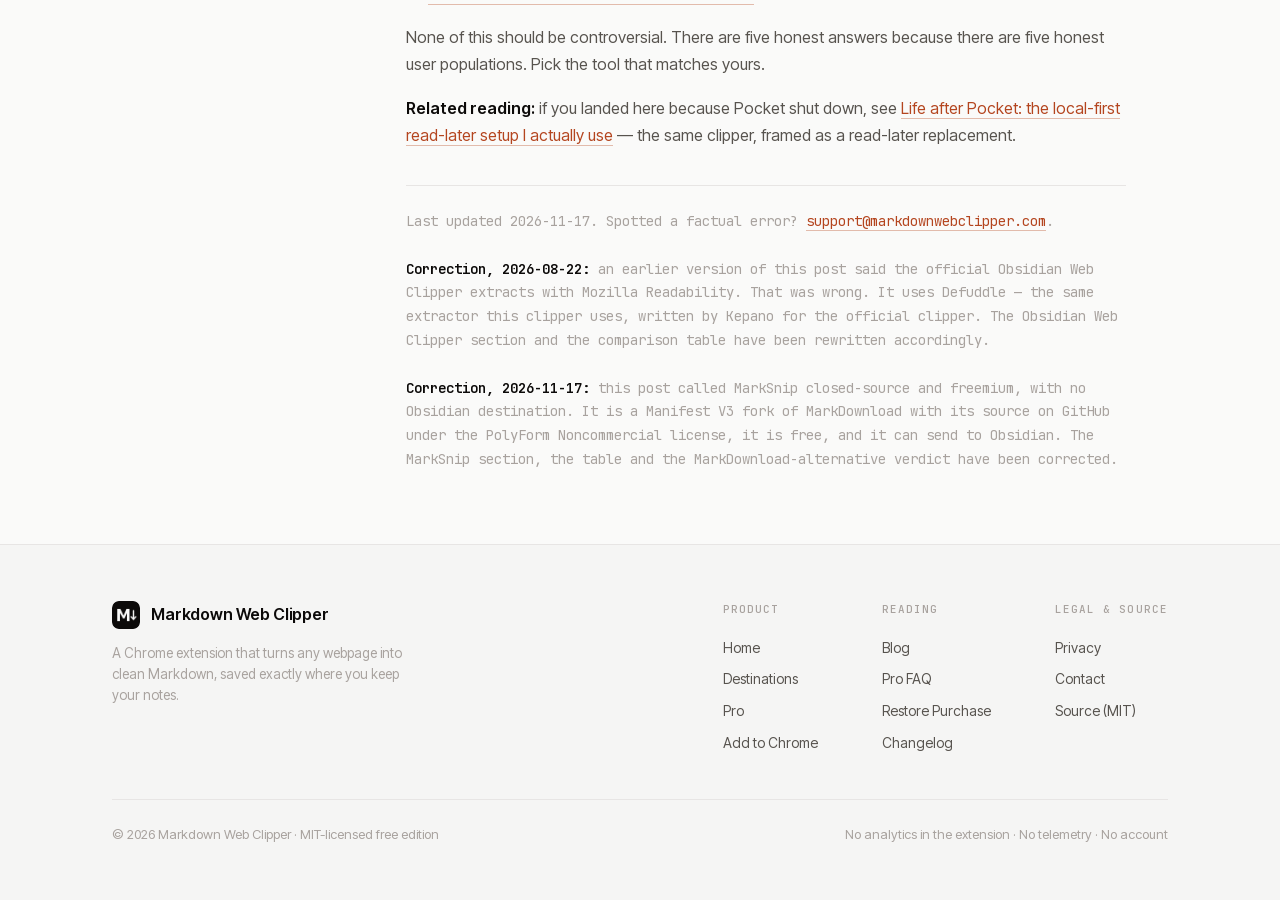
<file: blog/best-markdown-web-clippers-2026.html>
<!DOCTYPE html>
<html lang="en" data-density="standard" data-accent="100">
<head>
<meta charset="UTF-8" />
<meta name="viewport" content="width=device-width, initial-scale=1.0" />
<title>Best Markdown web clippers for Obsidian, compared (2026)</title>
<meta name="description" content="Six Chrome Markdown clippers for Obsidian and Logseq, compared side by side in 2026 — Obsidian Web Clipper, MarkSnip, Web2MD and more. Honest pros and cons." />
<link rel="canonical" href="https://markdownwebclipper.com/blog/best-markdown-web-clippers-2026" />
<link rel="icon" href="/favicon.ico" sizes="any" />
<link rel="icon" type="image/svg+xml" href="/favicon.svg" />
<link rel="icon" type="image/png" sizes="32x32" href="/favicon-32.png" />
<link rel="apple-touch-icon" href="/icon-128.png" />
<link rel="manifest" href="/site.webmanifest" />
<link rel="alternate" type="text/markdown" href="/blog/best-markdown-web-clippers-2026.md" />
<link rel="alternate" type="application/rss+xml" title="Markdown Web Clipper Blog" href="/blog/feed.xml" />
<meta name="theme-color" content="#fafaf9" media="(prefers-color-scheme: light)" />
<meta name="theme-color" content="#0c0a09" media="(prefers-color-scheme: dark)" />
<meta name="color-scheme" content="light dark" />
<meta property="og:title" content="Best Markdown web clippers for Obsidian, compared (2026)" />
<meta property="og:description" content="An honest 6-way comparison of Chrome Markdown clippers in 2026 — Obsidian Web Clipper, MarkDownload (R.I.P.), Web2MD, MarkSnip, LLMFeeder, and Markdown Web Clipper. Pick the right one for your use case." />
<meta property="og:url" content="https://markdownwebclipper.com/blog/best-markdown-web-clippers-2026" />
<meta property="og:type" content="article" />
<meta property="og:image" content="https://markdownwebclipper.com/og-hero.png" />
<meta property="og:image:width" content="1200" />
<meta property="og:image:height" content="630" />
<meta name="twitter:card" content="summary_large_image" />
<meta name="twitter:image" content="https://markdownwebclipper.com/og-hero.png" />
<meta name="article:published_time" content="2026-06-07" />
<meta name="article:author" content="Markdown Web Clipper" />
<link rel="preload" href="/fonts/inter-tight-latin.woff2" as="font" type="font/woff2" crossorigin />
<link rel="preload" href="/fonts/jetbrains-mono-latin.woff2" as="font" type="font/woff2" crossorigin />
<link rel="stylesheet" href="/tokens.css" />
<link rel="stylesheet" href="/style.css" />

<!-- Article schema — drives the rich-results "Article" treatment in
     Google Search (publication date, author, headline). -->
<script type="application/ld+json">
{
  "@context": "https://schema.org",
  "@type": "BlogPosting",
  "headline": "Best Markdown web clippers for Obsidian, compared (2026)",
  "description": "An honest 6-way comparison of Chrome Markdown clippers in 2026 — Obsidian Web Clipper, MarkDownload (R.I.P.), Web2MD, MarkSnip, LLMFeeder, and Markdown Web Clipper.",
  "image": "https://markdownwebclipper.com/og-hero.png",
  "datePublished": "2026-06-07",
  "dateModified": "2026-11-17",
  "author": {
    "@type": "Organization",
    "name": "Markdown Web Clipper",
    "url": "https://markdownwebclipper.com/"
  },
  "publisher": {
    "@type": "Organization",
    "name": "Markdown Web Clipper",
    "logo": {
      "@type": "ImageObject",
      "url": "https://markdownwebclipper.com/icon-128.png"
    }
  },
  "mainEntityOfPage": "https://markdownwebclipper.com/blog/best-markdown-web-clippers-2026"
}
</script>
<script type="application/ld+json">
{
  "@context": "https://schema.org",
  "@type": "BreadcrumbList",
  "itemListElement": [
    { "@type": "ListItem", "position": 1, "name": "Home", "item": "https://markdownwebclipper.com/" },
    { "@type": "ListItem", "position": 2, "name": "Blog", "item": "https://markdownwebclipper.com/blog/" },
    { "@type": "ListItem", "position": 3, "name": "Best Markdown web clippers for Obsidian, compared (2026)", "item": "https://markdownwebclipper.com/blog/best-markdown-web-clippers-2026" }
  ]
}
</script>
</head>
<body>
<a class="skip-link" href="#main">Skip to content</a>

<header class="site-header">
  <div class="wrap">
    <a class="brand" href="/" aria-label="Markdown Web Clipper home">
      <img src="/icon-128.png" alt="" />
      <span class="wordmark">Markdown Web Clipper</span>
    </a>
    <nav class="nav">
      <a href="/">Home</a>
      <a href="/blog/" class="hide-sm">Blog</a>
      <a href="/pro-faq" class="hide-sm">Pro FAQ</a>
      <a href="https://github.com/Tigrandza/markdown-web-clipper" class="hide-sm">Source</a>
      <a class="btn btn-primary" href="https://chromewebstore.google.com/detail/dpkinbemdemheacegfjbbkclcpbfedif?utm_source=markdownwebclipper.com&amp;utm_medium=website&amp;utm_campaign=blog-best-clippers" style="margin-left:6px">Add to Chrome</a>
    </nav>
  </div>
</header>

<main id="main">
  <section class="page-hero">
    <div class="wrap">
      <nav class="eyebrow breadcrumb" aria-label="Breadcrumb"><a href="/">Home</a> · <a href="/blog/">Blog</a> · <span>Comparison</span></nav>
      <h1 class="display" style="margin-top:12px">Best Markdown web clippers for Obsidian, <span class="rust">compared.</span></h1>
      <p class="lede" style="margin-top:14px; max-width:60ch">MarkDownload is gone. The official Obsidian Web Clipper took the throne. A wave of AI-handoff clippers showed up. Here's an honest side-by-side of the six Chrome Markdown clippers an Obsidian or <a href="/blog/logseq-web-clipper">Logseq</a> user might pick from in 2026 — written by someone who built one of them.</p>
      <div class="article-meta">
        <span>Published 2026-06-07</span>
        <span class="dot">·</span>
        <span>~10 min read</span>
        <span class="dot">·</span>
        <span class="tag">Comparison</span>
      </div>
    </div>
  </section>

  <div class="prose-layout">
    <aside class="toc">
      <h2>On this page</h2>
      <a href="#what-changed">What changed in 2025</a>
      <a href="#methodology">How I tested</a>
      <a href="#obsidian-web-clipper">Obsidian Web Clipper</a>
      <a href="#markdownload">MarkDownload (R.I.P.)</a>
      <a href="#web2md">Web2MD</a>
      <a href="#marksnip">MarkSnip</a>
      <a href="#llmfeeder">LLMFeeder</a>
      <a href="#our-clipper">Markdown Web Clipper</a>
      <a href="#at-a-glance">At a glance</a>
      <a href="#verdict">Verdict by use case</a>
    </aside>

    <article class="prose">
      <div class="callout disclosure"><p>I'm the developer of <strong>Markdown Web Clipper</strong> — one of the six tools in this comparison. I've tried to write this honestly: pick winners by use case, name our weaknesses out loud, and link the alternatives from their own sites so you can verify. If you spot a factual error, please <a href="mailto:support@markdownwebclipper.com">email me</a> and I'll correct it.</p></div>

      <h2 id="what-changed">What changed in 2025</h2>
      <p>The Markdown-web-clipper market quietly reorganized in 2025. Three structural shifts:</p>
      <ul>
        <li><strong>MarkDownload was removed from the Chrome Web Store.</strong> The long-standing community default — built by deathau, then forked many times — was pulled in 2025 for "not following best practices," and the project hadn't seen a substantive commit in over two years. A generation of users is now searching "MarkDownload alternative."</li>
        <li><strong>Obsidian shipped a first-party clipper.</strong> The <a href="https://github.com/obsidianmd/obsidian-clipper">official Obsidian Web Clipper</a>, built by Kepano, crossed from "nice side project" to "default tool" — 300K+ Chrome installs and a 4.81-star rating. For most Obsidian users, this is now the right starting point.</li>
        <li><strong>The AI-handoff niche split off.</strong> A new tier of clippers — Web2MD, BigIdeasDB Clipper — pivoted away from "save the article" toward "ship clean Markdown straight to ChatGPT, Claude, or Cursor." For people whose primary use is paste-into-LLM-window, this is a real category now, with its own conventions.</li>
      </ul>
      <p>That's three different audiences, with at least three different right answers. The honest comparison is "for whom," not "which one is best."</p>

      <h2 id="methodology">How I tested</h2>
      <p>I ran each clipper against five reference pages and looked at what came out:</p>
      <ol>
        <li><strong>Wikipedia, <em>First Lord of the Admiralty</em>.</strong> The "UK (1801–1964)" infobox uses heavy <code>rowspan</code>/<code>colspan</code>. It's a known graveyard for Markdown clippers — the GFM table syntax can't express row spans, so the output either flattens to a wall of text, drops cells, or invents column counts that won't render.</li>
        <li><strong>A long GitHub README with fenced code.</strong> Specifically tested for: language hints preserved (<code>```ts</code>, not <code>```</code>), indentation intact, no stray HTML entities.</li>
        <li><strong>A math-heavy article using KaTeX.</strong> Inline <code>$E = mc^2$</code> and display <code>$$…$$</code> blocks. Plenty of clippers strip these into Unicode glyphs that don't survive a re-render.</li>
        <li><strong>A ChatGPT conversation.</strong> The DOM is a mess of nested divs, role tags, and shifting class names. Tests both extraction and whether the clipper recognizes the page <em>type</em>. (Saving whole chat threads has <a href="/blog/export-chatgpt-claude-conversations-markdown">its own guide</a>.)</li>
        <li><strong>A Reddit comment thread.</strong> Inline images, nested replies, and the eternal question of "do you keep the structure or flatten it?"</li>
      </ol>
      <p>I also looked at five non-extraction features that decide whether a tool fits a workflow: where it can save to, whether it works offline, the pricing model, whether the source is open, and what the maintenance posture looks like.</p>

      <p>For the hard cases — spanning table cells, LaTeX, fenced code, chat transcripts, footnotes — the raw outputs of three clippers are on the <a href="/compare">comparison page</a>, generated by a script you can rerun.</p>

<h2 id="obsidian-web-clipper">Obsidian Web Clipper (official)</h2>
      <p>The current default. Built and shipped by the Obsidian team; <a href="https://github.com/obsidianmd/obsidian-clipper">MIT-licensed</a>; <a href="https://obsidian.md/clipper">free, no Pro tier</a>; available on Chrome, Edge, Firefox, and Safari.</p>
      <p><strong>Best at:</strong> clean articles destined for an Obsidian vault. Highlights and annotations are built in. Templates are first-class. The vault integration is what you'd expect from the people who make Obsidian — there isn't a single seam between "I clipped this" and "it's in my vault."</p>
      <p><strong>Where it falls short:</strong> no GitHub Gist destination. No batch-clip-many-tabs flow. The extractor under the hood is <a href="https://github.com/kepano/defuddle">Defuddle</a>, which Kepano wrote for this clipper — the same engine ours uses, so on article-shaped pages both tools start from the same extracted content.</p>
      <p><strong>Pricing:</strong> free.</p>
      <p><strong>Pick this if:</strong> you live in Obsidian, you clip mostly article-shaped content, and you want the tightest possible vault integration. It's the right default.</p>

      <h2 id="markdownload">MarkDownload (R.I.P. 2025)</h2>
      <p>Including this for context. <a href="https://github.com/deathau/markdownload">MarkDownload</a> was the community default for years — open source, Turndown-based, configurable. It was <strong>removed from the Chrome Web Store in 2025</strong>, last meaningful commit in 2023, and there is no maintained successor under the same name. Forks exist but none have momentum.</p>
      <p><strong>Where it shines:</strong> the configuration surface area was genuinely good. You could tweak almost every output rule. Its absence left a real gap.</p>
      <p><strong>Where it falls short, retrospectively:</strong> the dependency on a single maintainer was the bus-factor that ended it. Modern SPAs broke the extractor and there was no one to fix it.</p>
      <p><strong>Pricing:</strong> N/A (delisted).</p>
      <p><strong>Pick this if:</strong> you can't, anymore. If you're searching "MarkDownload alternative," what you probably want is open-source + configurable + actively maintained. Skip to the bottom — that's roughly the niche we tried to fill.</p>

      <h2 id="web2md">Web2MD</h2>
      <p><a href="https://web2md.org/">Web2MD</a> is the cleanest of the AI-handoff-first clippers. Free Chrome extension, no signup; Pro adds direct Obsidian vault export, batch processing, and "one-click AI integration" — the click sends your clip straight into a ChatGPT or Claude window. It's the only one in this list whose <em>primary</em> design question is "what makes good LLM input."</p>
      <p><strong>Best at:</strong> piping articles into LLM context windows. The output is shaped for tokenization (concise frontmatter, predictable Markdown structure) rather than for long-term vault storage. They actively maintain a comparison blog of their own.</p>
      <p><strong>Where it falls short:</strong> it's not local-first in the same way the other tools are. The AI integrations route through their UI flows, which is exactly the right design choice if AI is your job-to-be-done, and exactly the wrong one if you want everything on-device. Closed-source.</p>
      <p><strong>Pricing:</strong> free with limits; Pro is a recurring subscription.</p>
      <p><strong>Pick this if:</strong> 80% of what you clip ends up pasted into an LLM. You'll be happier than with a general-purpose clipper.</p>

      <h2 id="marksnip">MarkSnip</h2>
      <p><a href="https://chromewebstore.google.com/detail/marksnip-markdown-web-cli/kcbaglhfgbkjdnpeokaamjjkddempipm">MarkSnip</a> is a Manifest V3 fork of MarkDownload, which makes it the closest replacement for MarkDownload users. Solid code-block accuracy, math support, a built-in editor (you can tweak before saving), themes, and image handling. Active development.</p>
      <p><strong>Best at:</strong> "I want clean Markdown, with a chance to tweak before it lands." The built-in editor is the differentiator — none of the others give you a single-keystroke "fix this one word" loop.</p>
      <p><strong>Where it falls short:</strong> source-available rather than open source (PolyForm Noncommercial license); no Gist; no direct vault-folder write. It can send to Obsidian through the Advanced URI plugin, a webhook, or a local CLI. On the hard pages in the <a href="/compare">comparison</a> it failed 11 of 20 checks.</p>
      <p><strong>Pricing:</strong> free. I found no paid tier in its store listing or README.</p>
      <p><strong>Pick this if:</strong> you regularly want to <em>edit</em> the clip before saving it — caption an image, fix a heading, drop a paragraph — and the inline-edit loop matters more to you than the destination matrix.</p>

      <h2 id="llmfeeder">LLMFeeder</h2>
      <p>The closest peer to "free, open-source, do-one-thing-well." LLMFeeder copies clean Markdown to clipboard with a token counter visible upfront. No AI integration, no destination set beyond clipboard, no built-in editor.</p>
      <p><strong>Best at:</strong> the keystroke-to-clipboard loop. The token counter is a small touch that the AI crowd appreciates.</p>
      <p><strong>Where it falls short:</strong> single destination. If your workflow is "clip and paste into ChatGPT," it's enough. If it's "clip and save to a folder," it isn't.</p>
      <p><strong>Pricing:</strong> free.</p>
      <p><strong>Pick this if:</strong> all you ever do is clip-then-paste-into-an-LLM, you don't want a Pro tier in the mix, and you want the smallest possible tool that does that.</p>

      <h2 id="our-clipper">Markdown Web Clipper (this one)</h2>
      <p>Disclosed up top — I built this one. I'll try to describe it the way the others described themselves: what it's best at, where it falls short, what it costs, and who it's for.</p>
      <p><strong>Best at:</strong> high-fidelity extraction of the hard cases (rowspan tables, KaTeX math, fenced code with language hints, footnotes) plus a real destination set. The extractor is the same <a href="https://github.com/kepano/defuddle">Defuddle</a> the official Obsidian clipper uses, with Turndown and the Joplin GFM plugin for conversion; the difference is the repair work wrapped around it. A pre-extraction pass rescues MediaWiki fraction markup before it is destroyed. Post-extraction passes remove the spaces injected around <code>&lt;sub&gt;</code> and <code>&lt;sup&gt;</code> and rejoin formulas stacked across a line break. A math rule unwraps MediaWiki's <code>{\displaystyle …}</code> and <code>\ce{…}</code> wrappers so mhchem and KaTeX can render the result. Turndown rules turn Defuddle's footnote anchors into real <code>[^1]</code> footnotes instead of dead links. Three of those are defects in Defuddle itself rather than in any clipper built on it. Each reproduces from the library with a minimal fixture, and each is filed upstream with that reproduction: <a href="https://github.com/kepano/defuddle/issues/366">kepano/defuddle#366</a>, <a href="https://github.com/kepano/defuddle/issues/367">#367</a> and <a href="https://github.com/kepano/defuddle/issues/369">#369</a>. The local work is a stopgap. The fraction and sub/sup passes are written to be deleted outright once #366 and #367 land, and #369 can only be fixed upstream, because the markup it concerns is gone before the content reaches us. The current state of all three is public at those links. On ChatGPT, Claude and Gemini a bounded scroll-and-expand pass runs before extraction so a virtualized conversation is fully in the DOM first. Five destinations: <strong>local folder</strong> (via the File System Access API — direct write into an Obsidian vault, no sync server), <strong>clipboard</strong>, <strong>.md download</strong>, <strong>Obsidian via <code>obsidian://</code> URI</strong>, and (Pro) <strong>GitHub Gist</strong> with revision history via <code>PATCH /gists/{id}</code>.</p>
      <p><strong>Where it falls short:</strong> the community is small. No built-in highlight/annotate (the official Obsidian clipper wins this one). No AI handoff. The "Pro" tier exists for sustainability — that's a feature for some people and a friction for others.</p>
      <p><strong>Pricing:</strong> free for everyone, with no time-limit or feature degradation. Pro is one-time, lifetime: $9 launch / $19 standard. No subscription. <a href="/pro-faq">Full Pro FAQ here</a>.</p>
      <p><strong>Pick this if:</strong> you want the fidelity-first, privacy-first, lifetime-pricing combination — clean rowspan tables, real KaTeX math, the FSA vault write, and ownership of the file you saved. If you want subscription-style AI handoff, Web2MD will serve you better. If you want the tightest possible Obsidian integration, install the official one.</p>

      <h2 id="at-a-glance">At a glance</h2>
      <table class="compare-table">
        <caption class="sr-only">Six Markdown web clippers compared by extraction quality, destinations, open-source status, and pricing.</caption>
        <thead>
          <tr>
            <th scope="col">Clipper</th>
            <th scope="col">Extraction</th>
            <th scope="col">Destinations</th>
            <th scope="col">Open source</th>
            <th scope="col">Pricing</th>
          </tr>
        </thead>
        <tbody>
          <tr>
            <td>Obsidian Web Clipper</td>
            <td data-label="Extraction"><span class="good">Defuddle</span> — the same extractor we use</td>
            <td data-label="Destinations">Obsidian vault (native), clipboard, download</td>
            <td data-label="Open source"><span class="good">Yes</span> (MIT)</td>
            <td data-label="Pricing"><span class="good">Free</span></td>
          </tr>
          <tr>
            <td>MarkDownload (R.I.P.)</td>
            <td data-label="Extraction"><span class="bad">Removed 2025; unmaintained</span></td>
            <td data-label="Destinations">Download (historical)</td>
            <td data-label="Open source"><span class="good">Yes</span></td>
            <td data-label="Pricing"><span class="bad">N/A</span></td>
          </tr>
          <tr>
            <td>Web2MD</td>
            <td data-label="Extraction"><span class="good">LLM-tuned</span></td>
            <td data-label="Destinations">Clipboard, AI tools, Obsidian (Pro)</td>
            <td data-label="Open source"><span class="bad">No</span></td>
            <td data-label="Pricing"><span class="partial">Freemium / subscription</span></td>
          </tr>
          <tr>
            <td>MarkSnip</td>
            <td data-label="Extraction"><span class="good">Strong on code</span></td>
            <td data-label="Destinations">Clipboard, download, Obsidian (Advanced URI), webhook, built-in editor</td>
            <td data-label="Open source"><span class="partial">Source-available</span></td>
            <td data-label="Pricing"><span class="good">Free</span></td>
          </tr>
          <tr>
            <td>LLMFeeder</td>
            <td data-label="Extraction"><span class="partial">Generic Markdown</span></td>
            <td data-label="Destinations">Clipboard only</td>
            <td data-label="Open source"><span class="good">Yes</span></td>
            <td data-label="Pricing"><span class="good">Free</span></td>
          </tr>
          <tr class="us">
            <td>Markdown Web Clipper</td>
            <td data-label="Extraction"><span class="good">Defuddle + GFM</span> — plus repair passes for fractions, sub/sup, math and footnotes</td>
            <td data-label="Destinations">Local folder (FSA), clipboard, download, Obsidian, Gist (Pro)</td>
            <td data-label="Open source"><span class="good">Yes</span> (MIT, free edition)</td>
            <td data-label="Pricing"><span class="good">Free</span> + lifetime $9 / $19 Pro</td>
          </tr>
        </tbody>
      </table>

      <h2 id="verdict">Verdict by use case</h2>
      <p>If you've gotten this far, you probably want a recommendation. Mine:</p>
      <ul>
        <li><strong>You live in Obsidian and clip articles all day:</strong> install the <a href="https://obsidian.md/clipper">official Obsidian Web Clipper</a>. It's free, it's MIT, the vault integration is unbeatable, and Kepano isn't going anywhere.</li>
        <li><strong>You clip pages mostly to feed ChatGPT / Claude / Cursor:</strong> install <a href="https://web2md.org/">Web2MD</a>. The category is real, they own it, and the AI integration is the difference.</li>
        <li><strong>You want to edit clips before saving them:</strong> try <a href="https://chromewebstore.google.com/detail/marksnip-markdown-web-cli/kcbaglhfgbkjdnpeokaamjjkddempipm">MarkSnip</a>. The inline editor is unique.</li>
        <li><strong>You want the smallest free open-source tool that just copies to clipboard:</strong> LLMFeeder.</li>
        <li><strong>You want lossless tables, KaTeX math, local-folder write, the option of a Gist destination, lifetime pricing, and a privacy-first / no-telemetry posture:</strong> <a href="https://chromewebstore.google.com/detail/dpkinbemdemheacegfjbbkclcpbfedif?utm_source=markdownwebclipper.com&amp;utm_medium=website&amp;utm_campaign=blog-best-clippers">install ours</a>. Free does everything except Gist and co-located images; Pro is a one-time $9 (launch) or $19 (standard).</li>
        <li><strong>You're searching "MarkDownload alternative":</strong> the closest replacement is MarkSnip, a fork of MarkDownload; for the hard pages, ours. The full answer is in <a href="/blog/markdownload-alternative">MarkDownload was removed from the Chrome Web Store — what to use instead</a>.</li>
      </ul>
      <p>None of this should be controversial. There are five honest answers because there are five honest user populations. Pick the tool that matches yours.</p>

      <p><strong>Related reading:</strong> if you landed here because Pocket shut down, see <a href="/blog/pocket-alternative-markdown-obsidian">Life after Pocket: the local-first read-later setup I actually use</a> — the same clipper, framed as a read-later replacement.</p>

      <p style="margin-top:36px; color:var(--fg-faint); font-size:14px; font-family:var(--font-mono); border-top:1px solid var(--border); padding-top:24px">
        Last updated 2026-11-17. Spotted a factual error? <a href="mailto:support@markdownwebclipper.com" style="color:var(--accent)">support@markdownwebclipper.com</a>.
        <br><br>
        <strong>Correction, 2026-08-22:</strong> an earlier version of this post said the official Obsidian Web Clipper extracts with Mozilla Readability. That was wrong. It uses Defuddle — the same extractor this clipper uses, written by Kepano for the official clipper. The Obsidian Web Clipper section and the comparison table have been rewritten accordingly.
        <br><br>
        <strong>Correction, 2026-11-17:</strong> this post called MarkSnip closed-source and freemium, with no Obsidian destination. It is a Manifest V3 fork of MarkDownload with its source on GitHub under the PolyForm Noncommercial license, it is free, and it can send to Obsidian. The MarkSnip section, the table and the MarkDownload-alternative verdict have been corrected.
      </p>
    </article>
  </div>
</main>

<footer class="site-footer">
  <div class="wrap">
    <div class="footer-grid">
      <div class="footer-brand">
        <a class="brand" href="/" aria-label="Markdown Web Clipper home"><img src="/icon-128.png" alt="" /><span class="wordmark">Markdown Web Clipper</span></a>
        <p>A Chrome extension that turns any webpage into clean Markdown, saved exactly where you keep your notes.</p>
      </div>
      <div class="footer-cols">
        <div class="footer-col">
          <h2>Product</h2>
          <a href="/">Home</a>
          <a href="/#destinations">Destinations</a>
          <a href="/#pro">Pro</a>
          <a href="https://chromewebstore.google.com/detail/dpkinbemdemheacegfjbbkclcpbfedif?utm_source=markdownwebclipper.com&amp;utm_medium=website&amp;utm_campaign=blog-best-clippers">Add to Chrome</a>
        </div>
        <div class="footer-col">
          <h2>Reading</h2>
          <a href="/blog/">Blog</a>
          <a href="/pro-faq">Pro FAQ</a>
          <a href="/restore">Restore Purchase</a>
          <a href="/changelog">Changelog</a>
        </div>
        <div class="footer-col">
          <h2>Legal &amp; source</h2>
          <a href="/privacy">Privacy</a>
          <a href="mailto:support@markdownwebclipper.com">Contact</a>
          <a href="https://github.com/Tigrandza/markdown-web-clipper">Source (MIT)</a>
        </div>
      </div>
    </div>
    <div class="footer-legal">
      <span>© 2026 Markdown Web Clipper · MIT-licensed free edition</span>
      <span>No analytics in the extension · No telemetry · No account</span>
    </div>
  </div>
</footer>

<script src="/landing.js"></script>
</body>
</html>
</file>
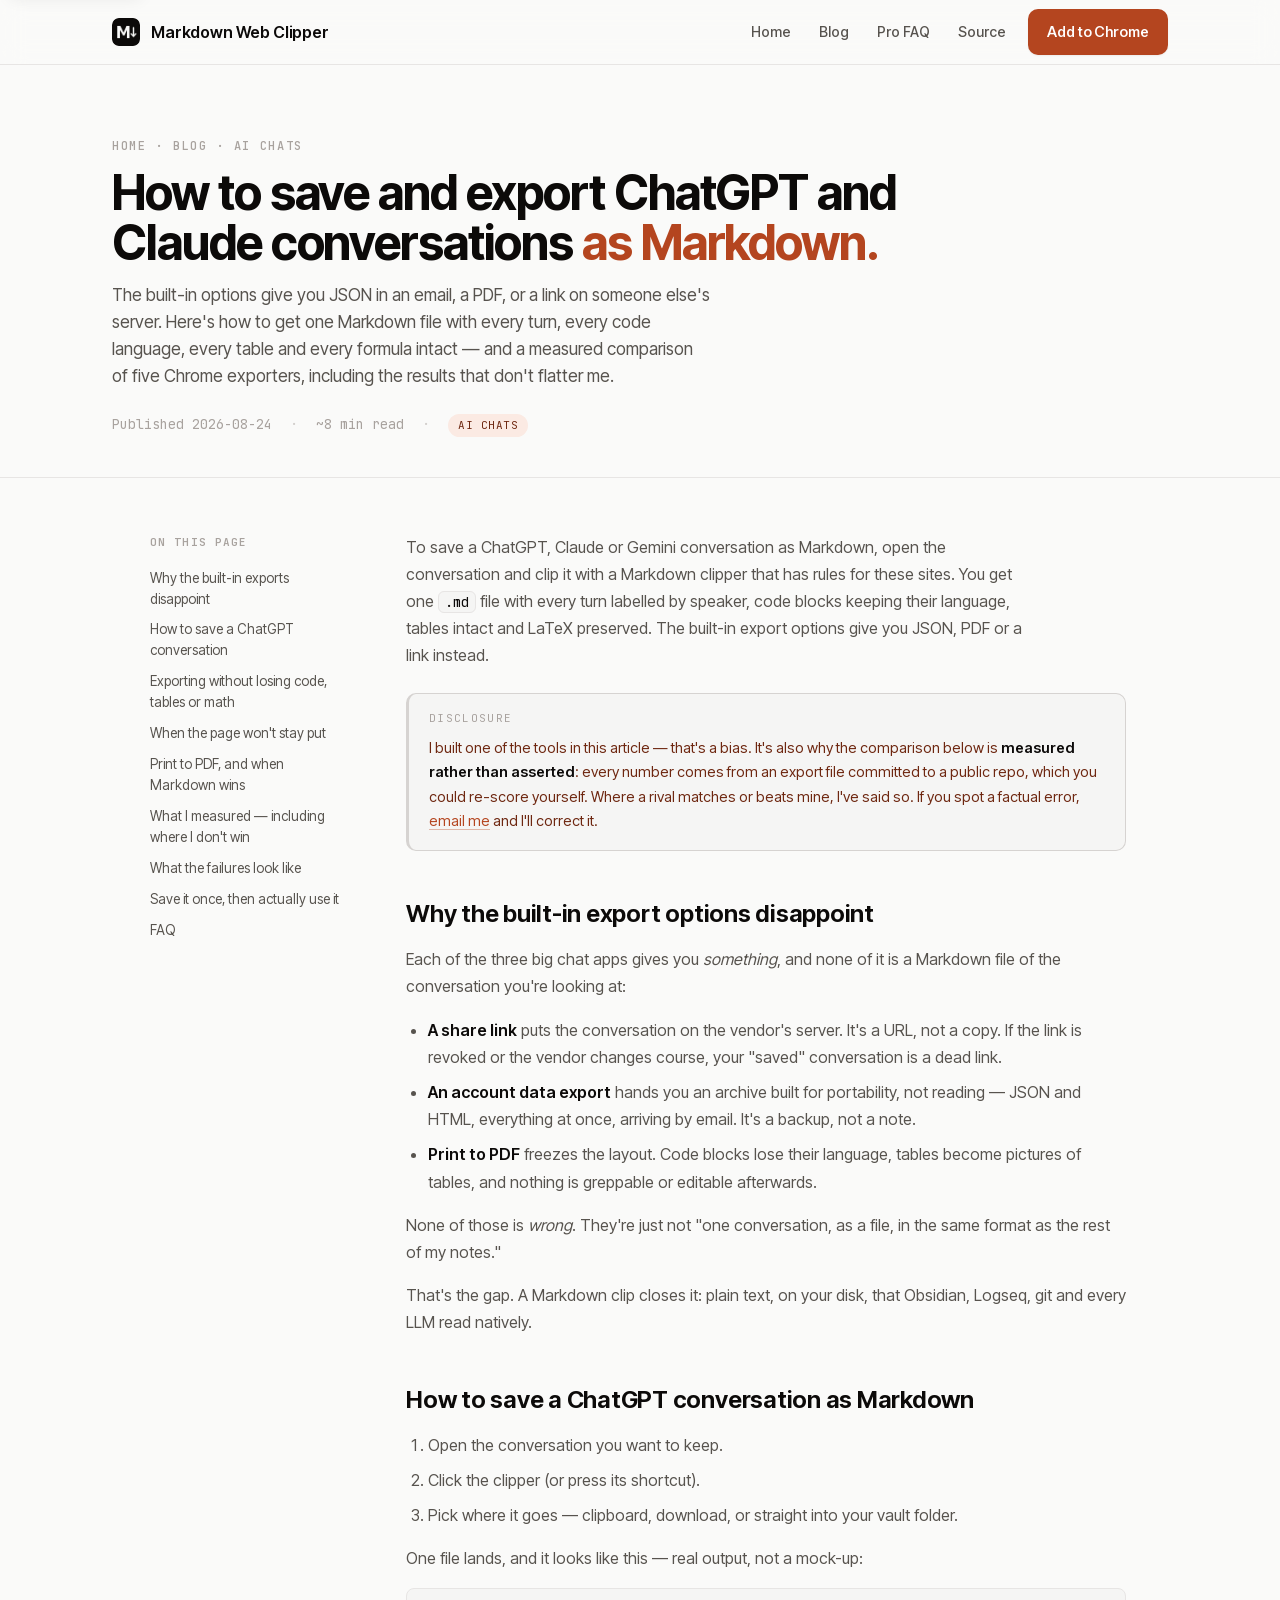
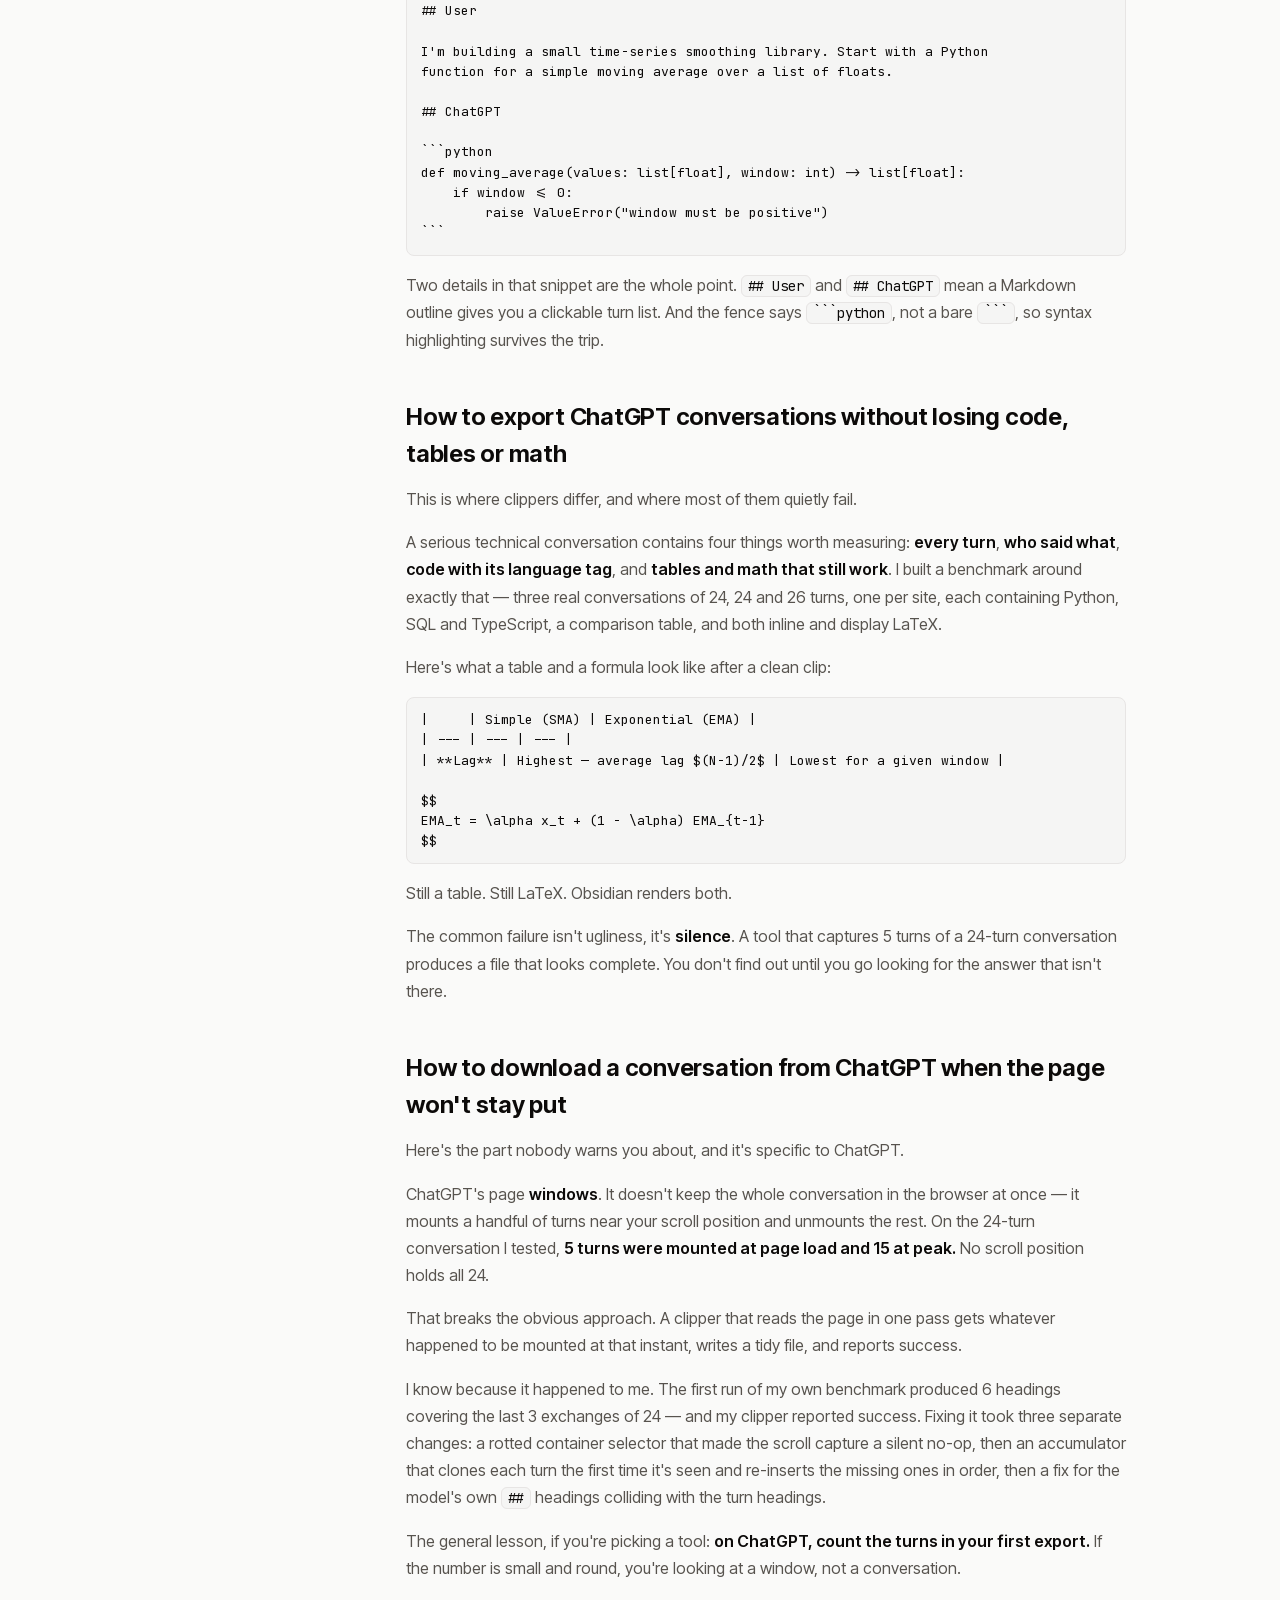
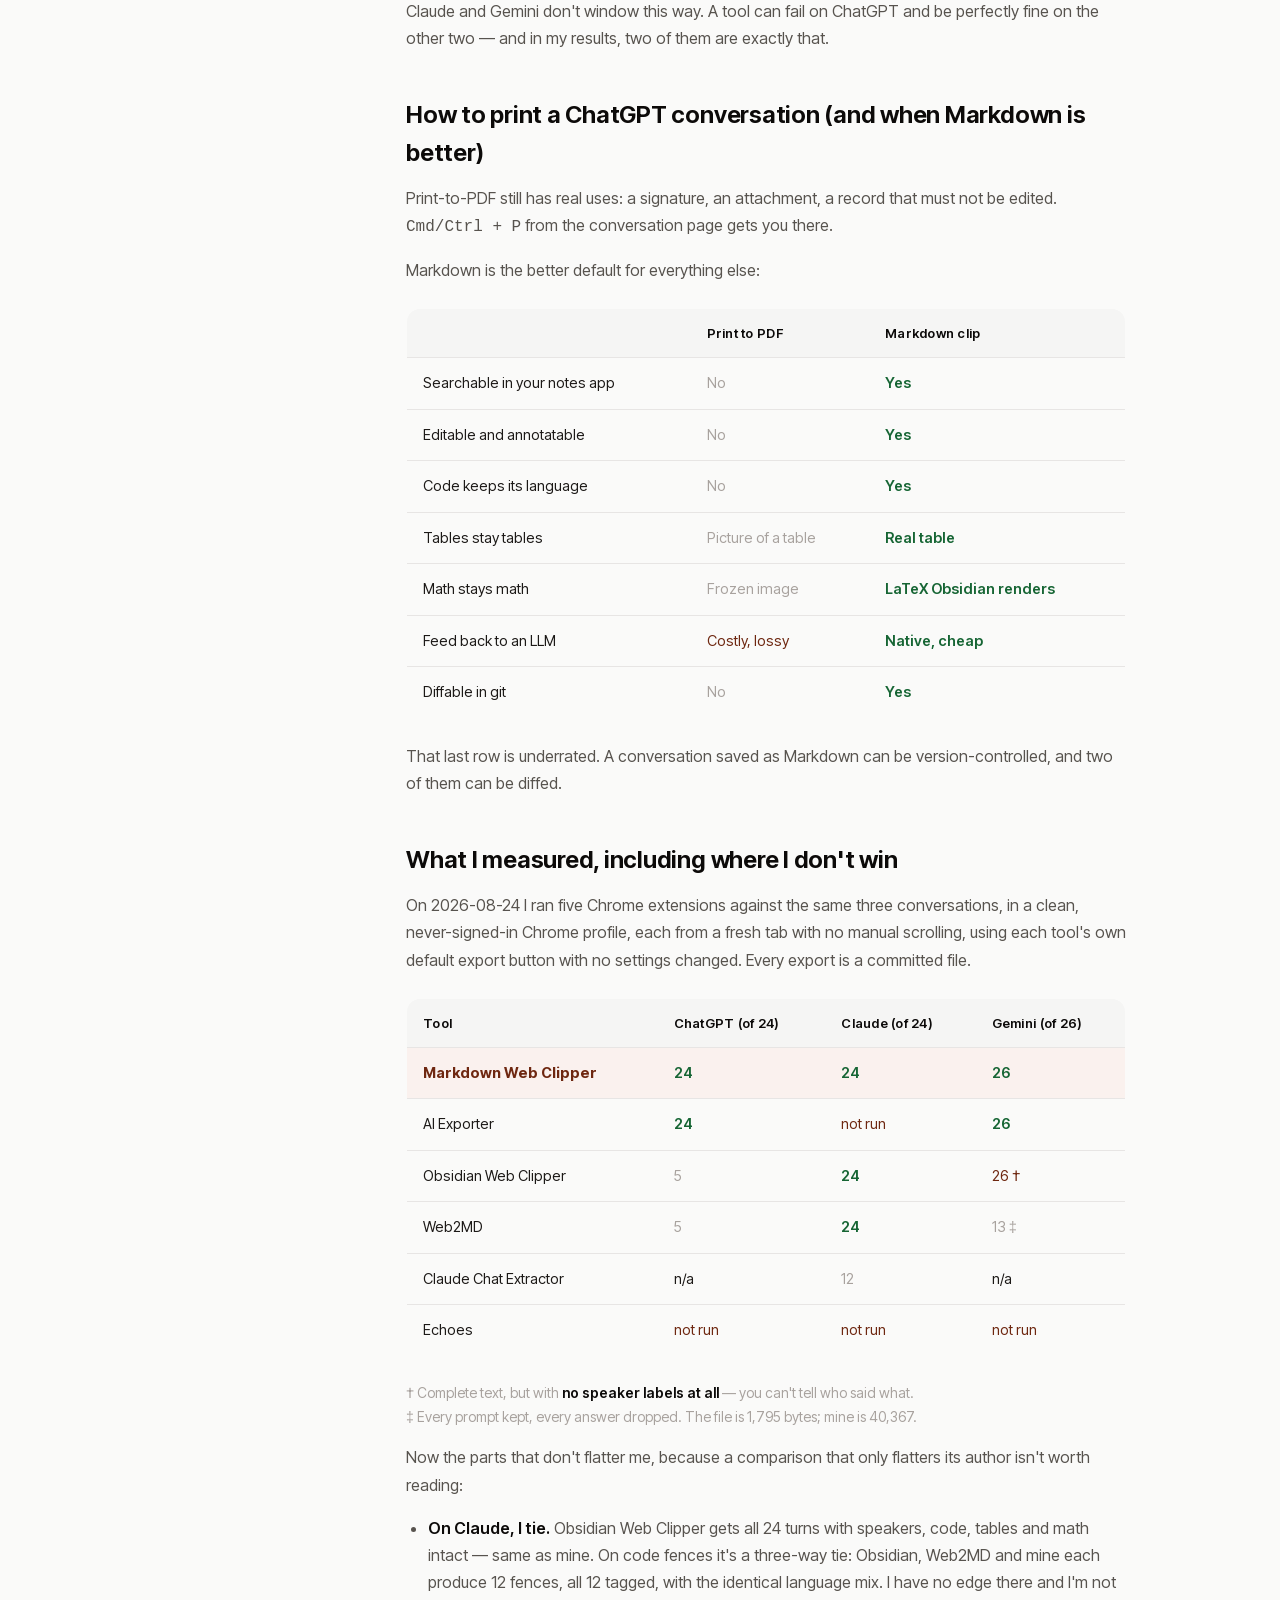
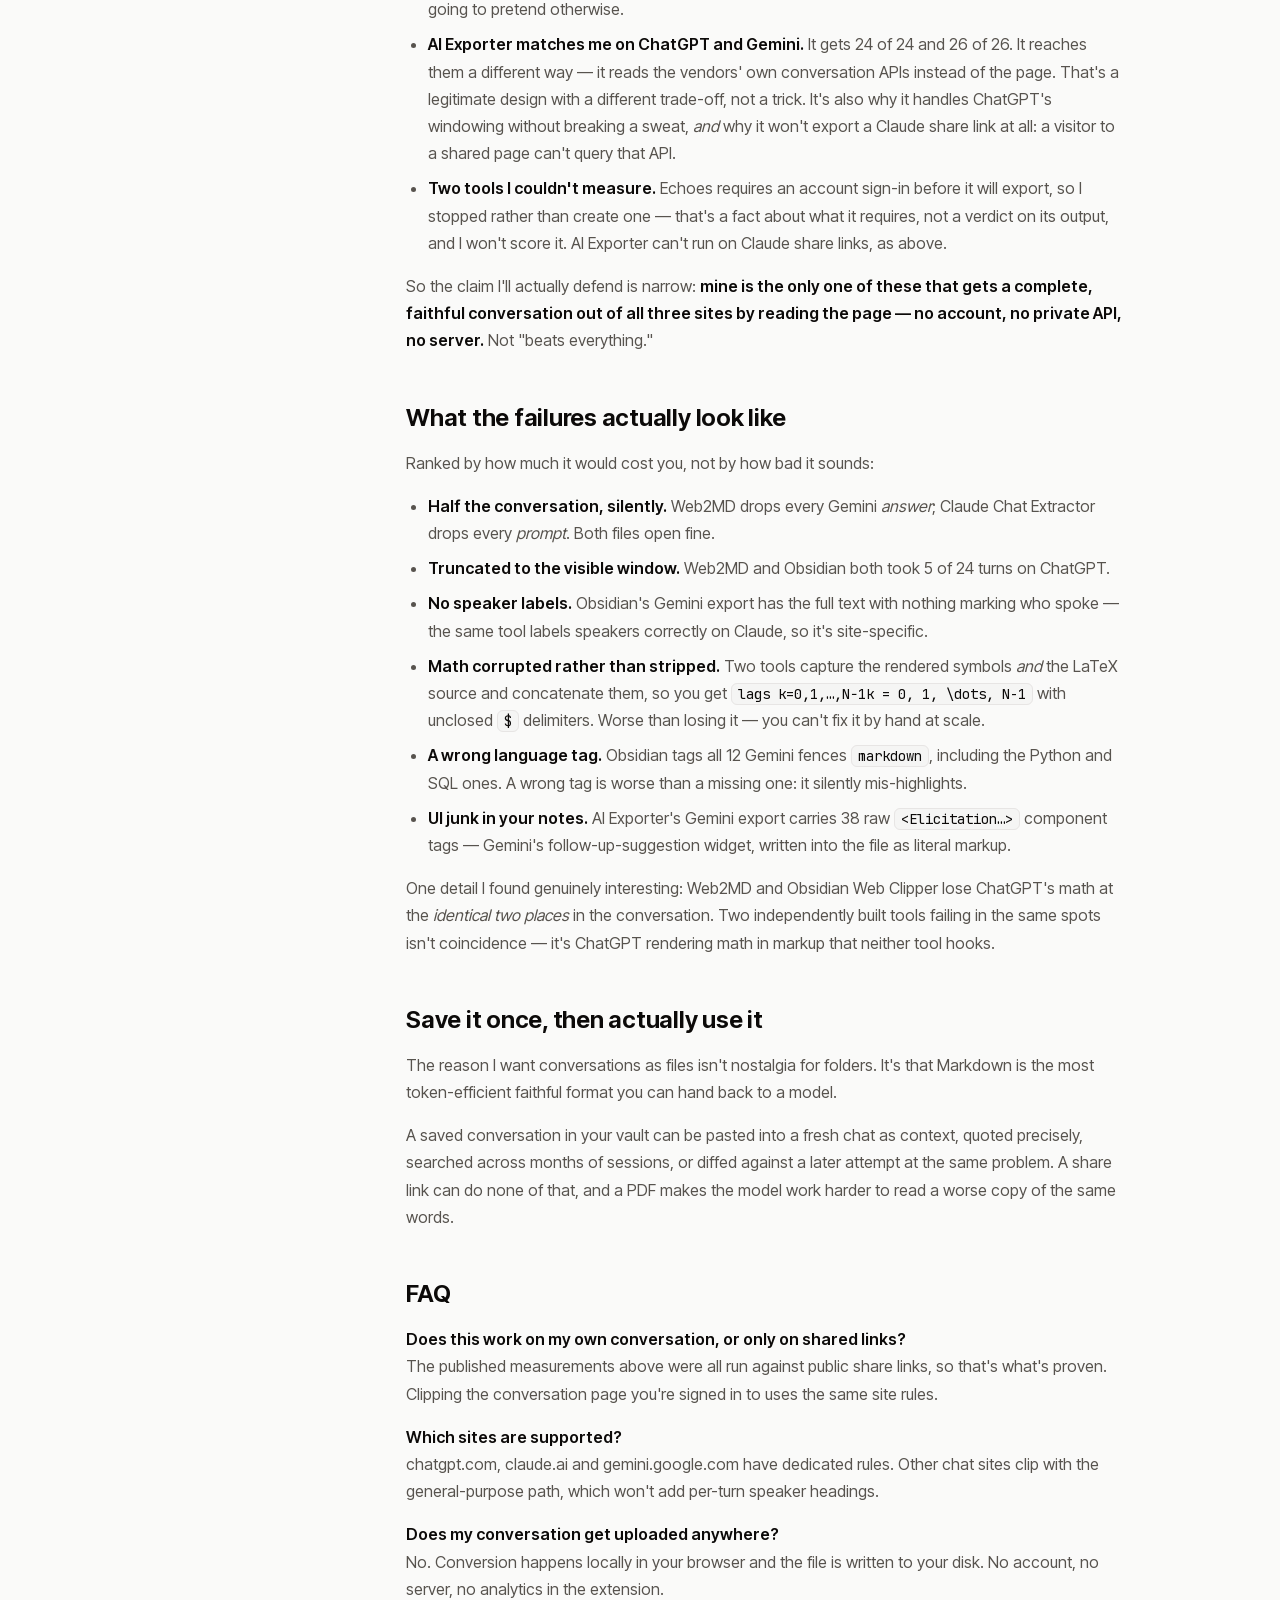
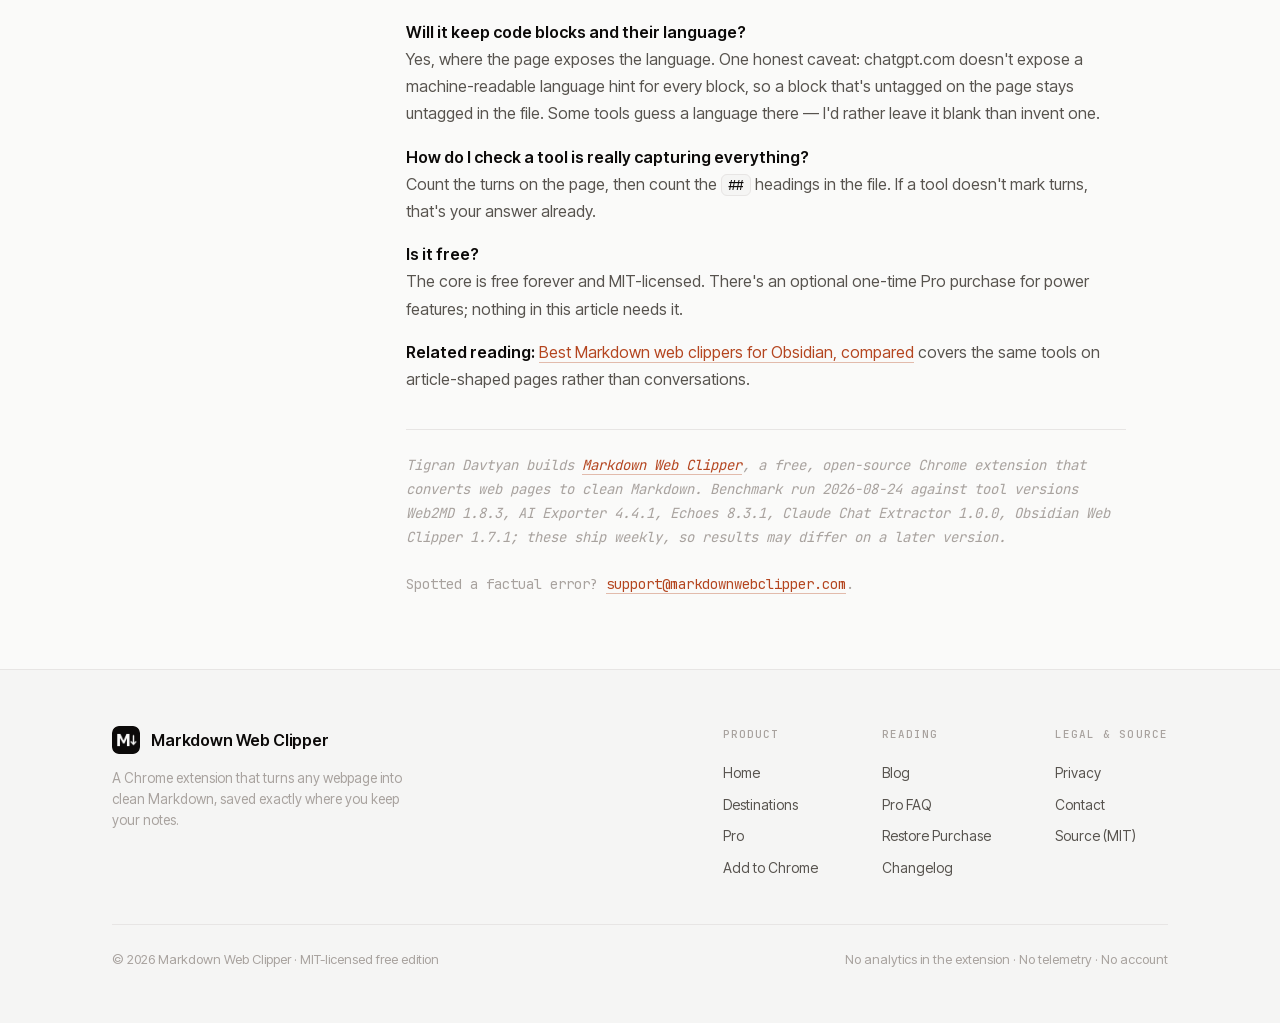
<file: blog/export-chatgpt-claude-conversations-markdown.html>
<!DOCTYPE html>
<html lang="en" data-density="standard" data-accent="100">
<head>
<meta charset="UTF-8" />
<meta name="viewport" content="width=device-width, initial-scale=1.0" />
<title>Save ChatGPT and Claude conversations as Markdown (2026)</title>
<meta name="description" content="Save a ChatGPT, Claude or Gemini chat as one Markdown file — every turn, code, tables and LaTeX intact. Plus a measured test of five Chrome exporters." />
<link rel="canonical" href="https://markdownwebclipper.com/blog/export-chatgpt-claude-conversations-markdown" />
<link rel="icon" href="/favicon.ico" sizes="any" />
<link rel="icon" type="image/svg+xml" href="/favicon.svg" />
<link rel="icon" type="image/png" sizes="32x32" href="/favicon-32.png" />
<link rel="apple-touch-icon" href="/icon-128.png" />
<link rel="manifest" href="/site.webmanifest" />
<link rel="alternate" type="text/markdown" href="/blog/export-chatgpt-claude-conversations-markdown.md" />
<link rel="alternate" type="application/rss+xml" title="Markdown Web Clipper Blog" href="/blog/feed.xml" />
<meta name="theme-color" content="#fafaf9" media="(prefers-color-scheme: light)" />
<meta name="theme-color" content="#0c0a09" media="(prefers-color-scheme: dark)" />
<meta name="color-scheme" content="light dark" />
<meta property="og:title" content="How to save and export ChatGPT and Claude conversations as Markdown (2026)" />
<meta property="og:description" content="The built-in options give you JSON, a PDF or a link. Here's how to get one Markdown file with every turn intact — plus a measured five-tool comparison, including where mine only ties." />
<meta property="og:url" content="https://markdownwebclipper.com/blog/export-chatgpt-claude-conversations-markdown" />
<meta property="og:type" content="article" />
<meta property="og:image" content="https://markdownwebclipper.com/og-hero.png" />
<meta property="og:image:width" content="1200" />
<meta property="og:image:height" content="630" />
<meta name="twitter:card" content="summary_large_image" />
<meta name="twitter:image" content="https://markdownwebclipper.com/og-hero.png" />
<meta name="article:published_time" content="2026-08-24" />
<meta name="article:author" content="Markdown Web Clipper" />
<link rel="preload" href="/fonts/inter-tight-latin.woff2" as="font" type="font/woff2" crossorigin />
<link rel="preload" href="/fonts/jetbrains-mono-latin.woff2" as="font" type="font/woff2" crossorigin />
<link rel="stylesheet" href="/tokens.css" />
<link rel="stylesheet" href="/style.css" />

<!-- Article schema — drives the rich-results "Article" treatment in
     Google Search (publication date, author, headline). -->
<script type="application/ld+json">
{
  "@context": "https://schema.org",
  "@type": "BlogPosting",
  "headline": "How to save and export ChatGPT and Claude conversations as Markdown (2026)",
  "description": "Save a ChatGPT, Claude or Gemini conversation as one Markdown file — every turn, speaker labels, code languages, tables and LaTeX intact — plus a measured comparison of five Chrome exporters.",
  "image": "https://markdownwebclipper.com/og-hero.png",
  "datePublished": "2026-08-24",
  "dateModified": "2026-08-24",
  "author": {
    "@type": "Organization",
    "name": "Markdown Web Clipper",
    "url": "https://markdownwebclipper.com/"
  },
  "publisher": {
    "@type": "Organization",
    "name": "Markdown Web Clipper",
    "logo": {
      "@type": "ImageObject",
      "url": "https://markdownwebclipper.com/icon-128.png"
    }
  },
  "mainEntityOfPage": "https://markdownwebclipper.com/blog/export-chatgpt-claude-conversations-markdown"
}
</script>
<script type="application/ld+json">
{
  "@context": "https://schema.org",
  "@type": "BreadcrumbList",
  "itemListElement": [
    { "@type": "ListItem", "position": 1, "name": "Home", "item": "https://markdownwebclipper.com/" },
    { "@type": "ListItem", "position": 2, "name": "Blog", "item": "https://markdownwebclipper.com/blog/" },
    { "@type": "ListItem", "position": 3, "name": "How to save and export ChatGPT and Claude conversations as Markdown (2026)", "item": "https://markdownwebclipper.com/blog/export-chatgpt-claude-conversations-markdown" }
  ]
}
</script>
<!-- FAQPage schema — machine-readable Q/A aid only. FAQ rich results were
     retired May 2026; this is not a rich-result play. -->
<script type="application/ld+json">
{
  "@context": "https://schema.org",
  "@type": "FAQPage",
  "mainEntity": [
    {
      "@type": "Question",
      "name": "Does this work on my own conversation, or only on shared links?",
      "acceptedAnswer": {
        "@type": "Answer",
        "text": "The published measurements in this article were all run against public share links, so that is what is proven. Clipping the conversation page you are signed in to uses the same site rules."
      }
    },
    {
      "@type": "Question",
      "name": "Which AI chat sites are supported?",
      "acceptedAnswer": {
        "@type": "Answer",
        "text": "chatgpt.com, claude.ai and gemini.google.com have dedicated rules. Other chat sites clip with the general-purpose path, which will not add per-turn speaker headings."
      }
    },
    {
      "@type": "Question",
      "name": "Does my conversation get uploaded anywhere?",
      "acceptedAnswer": {
        "@type": "Answer",
        "text": "No. Conversion happens locally in your browser and the file is written to your disk. No account, no server, no analytics in the extension."
      }
    },
    {
      "@type": "Question",
      "name": "Will it keep code blocks and their language?",
      "acceptedAnswer": {
        "@type": "Answer",
        "text": "Yes, where the page exposes the language. One honest caveat: chatgpt.com does not expose a machine-readable language hint for every block, so a block that is untagged on the page stays untagged in the file. Some tools guess a language there; leaving it blank is more faithful than inventing one."
      }
    },
    {
      "@type": "Question",
      "name": "How do I check a tool is really capturing everything?",
      "acceptedAnswer": {
        "@type": "Answer",
        "text": "Count the turns on the page, then count the ## headings in the exported file. If a tool does not mark turns at all, that is your answer already."
      }
    }
  ]
}
</script>
</head>
<body>
<a class="skip-link" href="#main">Skip to content</a>

<header class="site-header">
  <div class="wrap">
    <a class="brand" href="/" aria-label="Markdown Web Clipper home">
      <img src="/icon-128.png" alt="" />
      <span class="wordmark">Markdown Web Clipper</span>
    </a>
    <nav class="nav">
      <a href="/">Home</a>
      <a href="/blog/" class="hide-sm">Blog</a>
      <a href="/pro-faq" class="hide-sm">Pro FAQ</a>
      <a href="https://github.com/Tigrandza/markdown-web-clipper" class="hide-sm">Source</a>
      <a class="btn btn-primary" href="https://chromewebstore.google.com/detail/dpkinbemdemheacegfjbbkclcpbfedif?utm_source=markdownwebclipper.com&amp;utm_medium=website&amp;utm_campaign=blog-ai-chat-export" style="margin-left:6px">Add to Chrome</a>
    </nav>
  </div>
</header>

<main id="main">
  <section class="page-hero">
    <div class="wrap">
      <nav class="eyebrow breadcrumb" aria-label="Breadcrumb"><a href="/">Home</a> · <a href="/blog/">Blog</a> · <span>AI chats</span></nav>
      <h1 class="display" style="margin-top:12px">How to save and export ChatGPT and Claude conversations <span class="rust">as Markdown.</span></h1>
      <p class="lede" style="margin-top:14px; max-width:60ch">The built-in options give you JSON in an email, a PDF, or a link on someone else's server. Here's how to get one Markdown file with every turn, every code language, every table and every formula intact — and a measured comparison of five Chrome exporters, including the results that don't flatter me.</p>
      <div class="article-meta">
        <span>Published 2026-08-24</span>
        <span class="dot">·</span>
        <span>~8 min read</span>
        <span class="dot">·</span>
        <span class="tag">AI chats</span>
      </div>
    </div>
  </section>

  <div class="prose-layout">
    <aside class="toc">
      <h2>On this page</h2>
      <a href="#built-in">Why the built-in exports disappoint</a>
      <a href="#save-chatgpt">How to save a ChatGPT conversation</a>
      <a href="#export-fidelity">Exporting without losing code, tables or math</a>
      <a href="#windowing">When the page won't stay put</a>
      <a href="#print">Print to PDF, and when Markdown wins</a>
      <a href="#measured">What I measured — including where I don't win</a>
      <a href="#failures">What the failures look like</a>
      <a href="#reuse">Save it once, then actually use it</a>
      <a href="#faq">FAQ</a>
    </aside>

    <article class="prose">
      <p class="lede" style="max-width:62ch">To save a ChatGPT, Claude or Gemini conversation as Markdown, open the conversation and clip it with a Markdown clipper that has rules for these sites. You get one <code>.md</code> file with every turn labelled by speaker, code blocks keeping their language, tables intact and LaTeX preserved. The built-in export options give you JSON, PDF or a link instead.</p>

      <div class="callout disclosure"><p>I built one of the tools in this article — that's a bias. It's also why the comparison below is <strong>measured rather than asserted</strong>: every number comes from an export file committed to a public repo, which you could re-score yourself. Where a rival matches or beats mine, I've said so. If you spot a factual error, <a href="mailto:support@markdownwebclipper.com">email me</a> and I'll correct it.</p></div>

      <h2 id="built-in">Why the built-in export options disappoint</h2>
      <p>Each of the three big chat apps gives you <em>something</em>, and none of it is a Markdown file of the conversation you're looking at:</p>
      <ul>
        <li><strong>A share link</strong> puts the conversation on the vendor's server. It's a URL, not a copy. If the link is revoked or the vendor changes course, your "saved" conversation is a dead link.</li>
        <li><strong>An account data export</strong> hands you an archive built for portability, not reading — JSON and HTML, everything at once, arriving by email. It's a backup, not a note.</li>
        <li><strong>Print to PDF</strong> freezes the layout. Code blocks lose their language, tables become pictures of tables, and nothing is greppable or editable afterwards.</li>
      </ul>
      <p>None of those is <em>wrong</em>. They're just not "one conversation, as a file, in the same format as the rest of my notes."</p>
      <p>That's the gap. A Markdown clip closes it: plain text, on your disk, that Obsidian, Logseq, git and every LLM read natively.</p>

      <h2 id="save-chatgpt">How to save a ChatGPT conversation as Markdown</h2>
      <ol>
        <li>Open the conversation you want to keep.</li>
        <li>Click the clipper (or press its shortcut).</li>
        <li>Pick where it goes — clipboard, download, or straight into your vault folder.</li>
      </ol>
      <p>One file lands, and it looks like this — real output, not a mock-up:</p>
      <pre><code class="language-markdown">## User

I'm building a small time-series smoothing library. Start with a Python
function for a simple moving average over a list of floats.

## ChatGPT

```python
def moving_average(values: list[float], window: int) -&gt; list[float]:
    if window &lt;= 0:
        raise ValueError("window must be positive")
```</code></pre>
      <p>Two details in that snippet are the whole point. <code>## User</code> and <code>## ChatGPT</code> mean a Markdown outline gives you a clickable turn list. And the fence says <code>```python</code>, not a bare <code>```</code>, so syntax highlighting survives the trip.</p>

      <h2 id="export-fidelity">How to export ChatGPT conversations without losing code, tables or math</h2>
      <p>This is where clippers differ, and where most of them quietly fail.</p>
      <p>A serious technical conversation contains four things worth measuring: <strong>every turn</strong>, <strong>who said what</strong>, <strong>code with its language tag</strong>, and <strong>tables and math that still work</strong>. I built a benchmark around exactly that — three real conversations of 24, 24 and 26 turns, one per site, each containing Python, SQL and TypeScript, a comparison table, and both inline and display LaTeX.</p>
      <p>Here's what a table and a formula look like after a clean clip:</p>
      <pre><code class="language-markdown">|     | Simple (SMA) | Exponential (EMA) |
| --- | --- | --- |
| **Lag** | Highest — average lag $(N-1)/2$ | Lowest for a given window |

$$
EMA_t = \alpha x_t + (1 - \alpha) EMA_{t-1}
$$</code></pre>
      <p>Still a table. Still LaTeX. Obsidian renders both.</p>
      <p>The common failure isn't ugliness, it's <strong>silence</strong>. A tool that captures 5 turns of a 24-turn conversation produces a file that looks complete. You don't find out until you go looking for the answer that isn't there.</p>

      <h2 id="windowing">How to download a conversation from ChatGPT when the page won't stay put</h2>
      <p>Here's the part nobody warns you about, and it's specific to ChatGPT.</p>
      <p>ChatGPT's page <strong>windows</strong>. It doesn't keep the whole conversation in the browser at once — it mounts a handful of turns near your scroll position and unmounts the rest. On the 24-turn conversation I tested, <strong>5 turns were mounted at page load and 15 at peak.</strong> No scroll position holds all 24.</p>
      <p>That breaks the obvious approach. A clipper that reads the page in one pass gets whatever happened to be mounted at that instant, writes a tidy file, and reports success.</p>
      <p>I know because it happened to me. The first run of my own benchmark produced 6 headings covering the last 3 exchanges of 24 — and my clipper reported success. Fixing it took three separate changes: a rotted container selector that made the scroll capture a silent no-op, then an accumulator that clones each turn the first time it's seen and re-inserts the missing ones in order, then a fix for the model's own <code>##</code> headings colliding with the turn headings.</p>
      <p>The general lesson, if you're picking a tool: <strong>on ChatGPT, count the turns in your first export.</strong> If the number is small and round, you're looking at a window, not a conversation.</p>
      <p>Claude and Gemini don't window this way. A tool can fail on ChatGPT and be perfectly fine on the other two — and in my results, two of them are exactly that.</p>

      <h2 id="print">How to print a ChatGPT conversation (and when Markdown is better)</h2>
      <p>Print-to-PDF still has real uses: a signature, an attachment, a record that must not be edited. <kbd>Cmd/Ctrl + P</kbd> from the conversation page gets you there.</p>
      <p>Markdown is the better default for everything else:</p>
      <table class="compare-table">
        <caption class="sr-only">Print to PDF compared with a Markdown clip, across seven properties.</caption>
        <thead>
          <tr>
            <th scope="col">&nbsp;</th>
            <th scope="col">Print to PDF</th>
            <th scope="col">Markdown clip</th>
          </tr>
        </thead>
        <tbody>
          <tr><td>Searchable in your notes app</td><td data-label="Print to PDF"><span class="bad">No</span></td><td data-label="Markdown clip"><span class="good">Yes</span></td></tr>
          <tr><td>Editable and annotatable</td><td data-label="Print to PDF"><span class="bad">No</span></td><td data-label="Markdown clip"><span class="good">Yes</span></td></tr>
          <tr><td>Code keeps its language</td><td data-label="Print to PDF"><span class="bad">No</span></td><td data-label="Markdown clip"><span class="good">Yes</span></td></tr>
          <tr><td>Tables stay tables</td><td data-label="Print to PDF"><span class="bad">Picture of a table</span></td><td data-label="Markdown clip"><span class="good">Real table</span></td></tr>
          <tr><td>Math stays math</td><td data-label="Print to PDF"><span class="bad">Frozen image</span></td><td data-label="Markdown clip"><span class="good">LaTeX Obsidian renders</span></td></tr>
          <tr><td>Feed back to an LLM</td><td data-label="Print to PDF"><span class="partial">Costly, lossy</span></td><td data-label="Markdown clip"><span class="good">Native, cheap</span></td></tr>
          <tr><td>Diffable in git</td><td data-label="Print to PDF"><span class="bad">No</span></td><td data-label="Markdown clip"><span class="good">Yes</span></td></tr>
        </tbody>
      </table>
      <p>That last row is underrated. A conversation saved as Markdown can be version-controlled, and two of them can be diffed.</p>

      <h2 id="measured">What I measured, including where I don't win</h2>
      <p>On 2026-08-24 I ran five Chrome extensions against the same three conversations, in a clean, never-signed-in Chrome profile, each from a fresh tab with no manual scrolling, using each tool's own default export button with no settings changed. Every export is a committed file.</p>
      <table class="compare-table">
        <caption class="sr-only">Turn counts captured by six tools across three AI chat sites.</caption>
        <thead>
          <tr>
            <th scope="col">Tool</th>
            <th scope="col">ChatGPT (of 24)</th>
            <th scope="col">Claude (of 24)</th>
            <th scope="col">Gemini (of 26)</th>
          </tr>
        </thead>
        <tbody>
          <tr class="us">
            <td>Markdown Web Clipper</td>
            <td data-label="ChatGPT"><span class="good">24</span></td>
            <td data-label="Claude"><span class="good">24</span></td>
            <td data-label="Gemini"><span class="good">26</span></td>
          </tr>
          <tr>
            <td>AI Exporter</td>
            <td data-label="ChatGPT"><span class="good">24</span></td>
            <td data-label="Claude"><span class="partial">not run</span></td>
            <td data-label="Gemini"><span class="good">26</span></td>
          </tr>
          <tr>
            <td>Obsidian Web Clipper</td>
            <td data-label="ChatGPT"><span class="bad">5</span></td>
            <td data-label="Claude"><span class="good">24</span></td>
            <td data-label="Gemini"><span class="partial">26 †</span></td>
          </tr>
          <tr>
            <td>Web2MD</td>
            <td data-label="ChatGPT"><span class="bad">5</span></td>
            <td data-label="Claude"><span class="good">24</span></td>
            <td data-label="Gemini"><span class="bad">13 ‡</span></td>
          </tr>
          <tr>
            <td>Claude Chat Extractor</td>
            <td data-label="ChatGPT">n/a</td>
            <td data-label="Claude"><span class="bad">12</span></td>
            <td data-label="Gemini">n/a</td>
          </tr>
          <tr>
            <td>Echoes</td>
            <td data-label="ChatGPT"><span class="partial">not run</span></td>
            <td data-label="Claude"><span class="partial">not run</span></td>
            <td data-label="Gemini"><span class="partial">not run</span></td>
          </tr>
        </tbody>
      </table>
      <p style="font-size:14px; color:var(--fg-faint)">† Complete text, but with <strong>no speaker labels at all</strong> — you can't tell who said what.<br />‡ Every prompt kept, every answer dropped. The file is 1,795 bytes; mine is 40,367.</p>

      <p>Now the parts that don't flatter me, because a comparison that only flatters its author isn't worth reading:</p>
      <ul>
        <li><strong>On Claude, I tie.</strong> Obsidian Web Clipper gets all 24 turns with speakers, code, tables and math intact — same as mine. On code fences it's a three-way tie: Obsidian, Web2MD and mine each produce 12 fences, all 12 tagged, with the identical language mix. I have no edge there and I'm not going to pretend otherwise.</li>
        <li><strong>AI Exporter matches me on ChatGPT and Gemini.</strong> It gets 24 of 24 and 26 of 26. It reaches them a different way — it reads the vendors' own conversation APIs instead of the page. That's a legitimate design with a different trade-off, not a trick. It's also why it handles ChatGPT's windowing without breaking a sweat, <em>and</em> why it won't export a Claude share link at all: a visitor to a shared page can't query that API.</li>
        <li><strong>Two tools I couldn't measure.</strong> Echoes requires an account sign-in before it will export, so I stopped rather than create one — that's a fact about what it requires, not a verdict on its output, and I won't score it. AI Exporter can't run on Claude share links, as above.</li>
      </ul>
      <p>So the claim I'll actually defend is narrow: <strong>mine is the only one of these that gets a complete, faithful conversation out of all three sites by reading the page — no account, no private API, no server.</strong> Not "beats everything."</p>

      <h2 id="failures">What the failures actually look like</h2>
      <p>Ranked by how much it would cost you, not by how bad it sounds:</p>
      <ul>
        <li><strong>Half the conversation, silently.</strong> Web2MD drops every Gemini <em>answer</em>; Claude Chat Extractor drops every <em>prompt</em>. Both files open fine.</li>
        <li><strong>Truncated to the visible window.</strong> Web2MD and Obsidian both took 5 of 24 turns on ChatGPT.</li>
        <li><strong>No speaker labels.</strong> Obsidian's Gemini export has the full text with nothing marking who spoke — the same tool labels speakers correctly on Claude, so it's site-specific.</li>
        <li><strong>Math corrupted rather than stripped.</strong> Two tools capture the rendered symbols <em>and</em> the LaTeX source and concatenate them, so you get <code>lags k=0,1,…,N−1k = 0, 1, \dots, N-1</code> with unclosed <code>$</code> delimiters. Worse than losing it — you can't fix it by hand at scale.</li>
        <li><strong>A wrong language tag.</strong> Obsidian tags all 12 Gemini fences <code>markdown</code>, including the Python and SQL ones. A wrong tag is worse than a missing one: it silently mis-highlights.</li>
        <li><strong>UI junk in your notes.</strong> AI Exporter's Gemini export carries 38 raw <code>&lt;Elicitation…&gt;</code> component tags — Gemini's follow-up-suggestion widget, written into the file as literal markup.</li>
      </ul>
      <p>One detail I found genuinely interesting: Web2MD and Obsidian Web Clipper lose ChatGPT's math at the <em>identical two places</em> in the conversation. Two independently built tools failing in the same spots isn't coincidence — it's ChatGPT rendering math in markup that neither tool hooks.</p>

      <h2 id="reuse">Save it once, then actually use it</h2>
      <p>The reason I want conversations as files isn't nostalgia for folders. It's that Markdown is the most token-efficient faithful format you can hand back to a model.</p>
      <p>A saved conversation in your vault can be pasted into a fresh chat as context, quoted precisely, searched across months of sessions, or diffed against a later attempt at the same problem. A share link can do none of that, and a PDF makes the model work harder to read a worse copy of the same words.</p>

      <h2 id="faq">FAQ</h2>
      <p><strong>Does this work on my own conversation, or only on shared links?</strong><br />
      The published measurements above were all run against public share links, so that's what's proven. Clipping the conversation page you're signed in to uses the same site rules.</p>
      <p><strong>Which sites are supported?</strong><br />
      chatgpt.com, claude.ai and gemini.google.com have dedicated rules. Other chat sites clip with the general-purpose path, which won't add per-turn speaker headings.</p>
      <p><strong>Does my conversation get uploaded anywhere?</strong><br />
      No. Conversion happens locally in your browser and the file is written to your disk. No account, no server, no analytics in the extension.</p>
      <p><strong>Will it keep code blocks and their language?</strong><br />
      Yes, where the page exposes the language. One honest caveat: chatgpt.com doesn't expose a machine-readable language hint for every block, so a block that's untagged on the page stays untagged in the file. Some tools guess a language there — I'd rather leave it blank than invent one.</p>
      <p><strong>How do I check a tool is really capturing everything?</strong><br />
      Count the turns on the page, then count the <code>##</code> headings in the file. If a tool doesn't mark turns, that's your answer already.</p>
      <p><strong>Is it free?</strong><br />
      The core is free forever and MIT-licensed. There's an optional one-time Pro purchase for power features; nothing in this article needs it.</p>

      <p><strong>Related reading:</strong> <a href="/blog/best-markdown-web-clippers-2026">Best Markdown web clippers for Obsidian, compared</a> covers the same tools on article-shaped pages rather than conversations.</p>

      <p style="margin-top:36px; color:var(--fg-faint); font-size:14px; font-family:var(--font-mono); border-top:1px solid var(--border); padding-top:24px">
        <em>Tigran Davtyan builds <a href="https://github.com/Tigrandza/markdown-web-clipper" style="color:var(--accent)">Markdown Web Clipper</a>, a free, open-source Chrome extension that converts web pages to clean Markdown. Benchmark run 2026-08-24 against tool versions Web2MD 1.8.3, AI Exporter 4.4.1, Echoes 8.3.1, Claude Chat Extractor 1.0.0, Obsidian Web Clipper 1.7.1; these ship weekly, so results may differ on a later version.</em>
        <br><br>
        Spotted a factual error? <a href="mailto:support@markdownwebclipper.com" style="color:var(--accent)">support@markdownwebclipper.com</a>.
      </p>
    </article>
  </div>
</main>

<footer class="site-footer">
  <div class="wrap">
    <div class="footer-grid">
      <div class="footer-brand">
        <a class="brand" href="/" aria-label="Markdown Web Clipper home"><img src="/icon-128.png" alt="" /><span class="wordmark">Markdown Web Clipper</span></a>
        <p>A Chrome extension that turns any webpage into clean Markdown, saved exactly where you keep your notes.</p>
      </div>
      <div class="footer-cols">
        <div class="footer-col">
          <h2>Product</h2>
          <a href="/">Home</a>
          <a href="/#destinations">Destinations</a>
          <a href="/#pro">Pro</a>
          <a href="https://chromewebstore.google.com/detail/dpkinbemdemheacegfjbbkclcpbfedif?utm_source=markdownwebclipper.com&amp;utm_medium=website&amp;utm_campaign=blog-ai-chat-export">Add to Chrome</a>
        </div>
        <div class="footer-col">
          <h2>Reading</h2>
          <a href="/blog/">Blog</a>
          <a href="/pro-faq">Pro FAQ</a>
          <a href="/restore">Restore Purchase</a>
          <a href="/changelog">Changelog</a>
        </div>
        <div class="footer-col">
          <h2>Legal &amp; source</h2>
          <a href="/privacy">Privacy</a>
          <a href="mailto:support@markdownwebclipper.com">Contact</a>
          <a href="https://github.com/Tigrandza/markdown-web-clipper">Source (MIT)</a>
        </div>
      </div>
    </div>
    <div class="footer-legal">
      <span>© 2026 Markdown Web Clipper · MIT-licensed free edition</span>
      <span>No analytics in the extension · No telemetry · No account</span>
    </div>
  </div>
</footer>

<script src="/landing.js"></script>
</body>
</html>
</file>
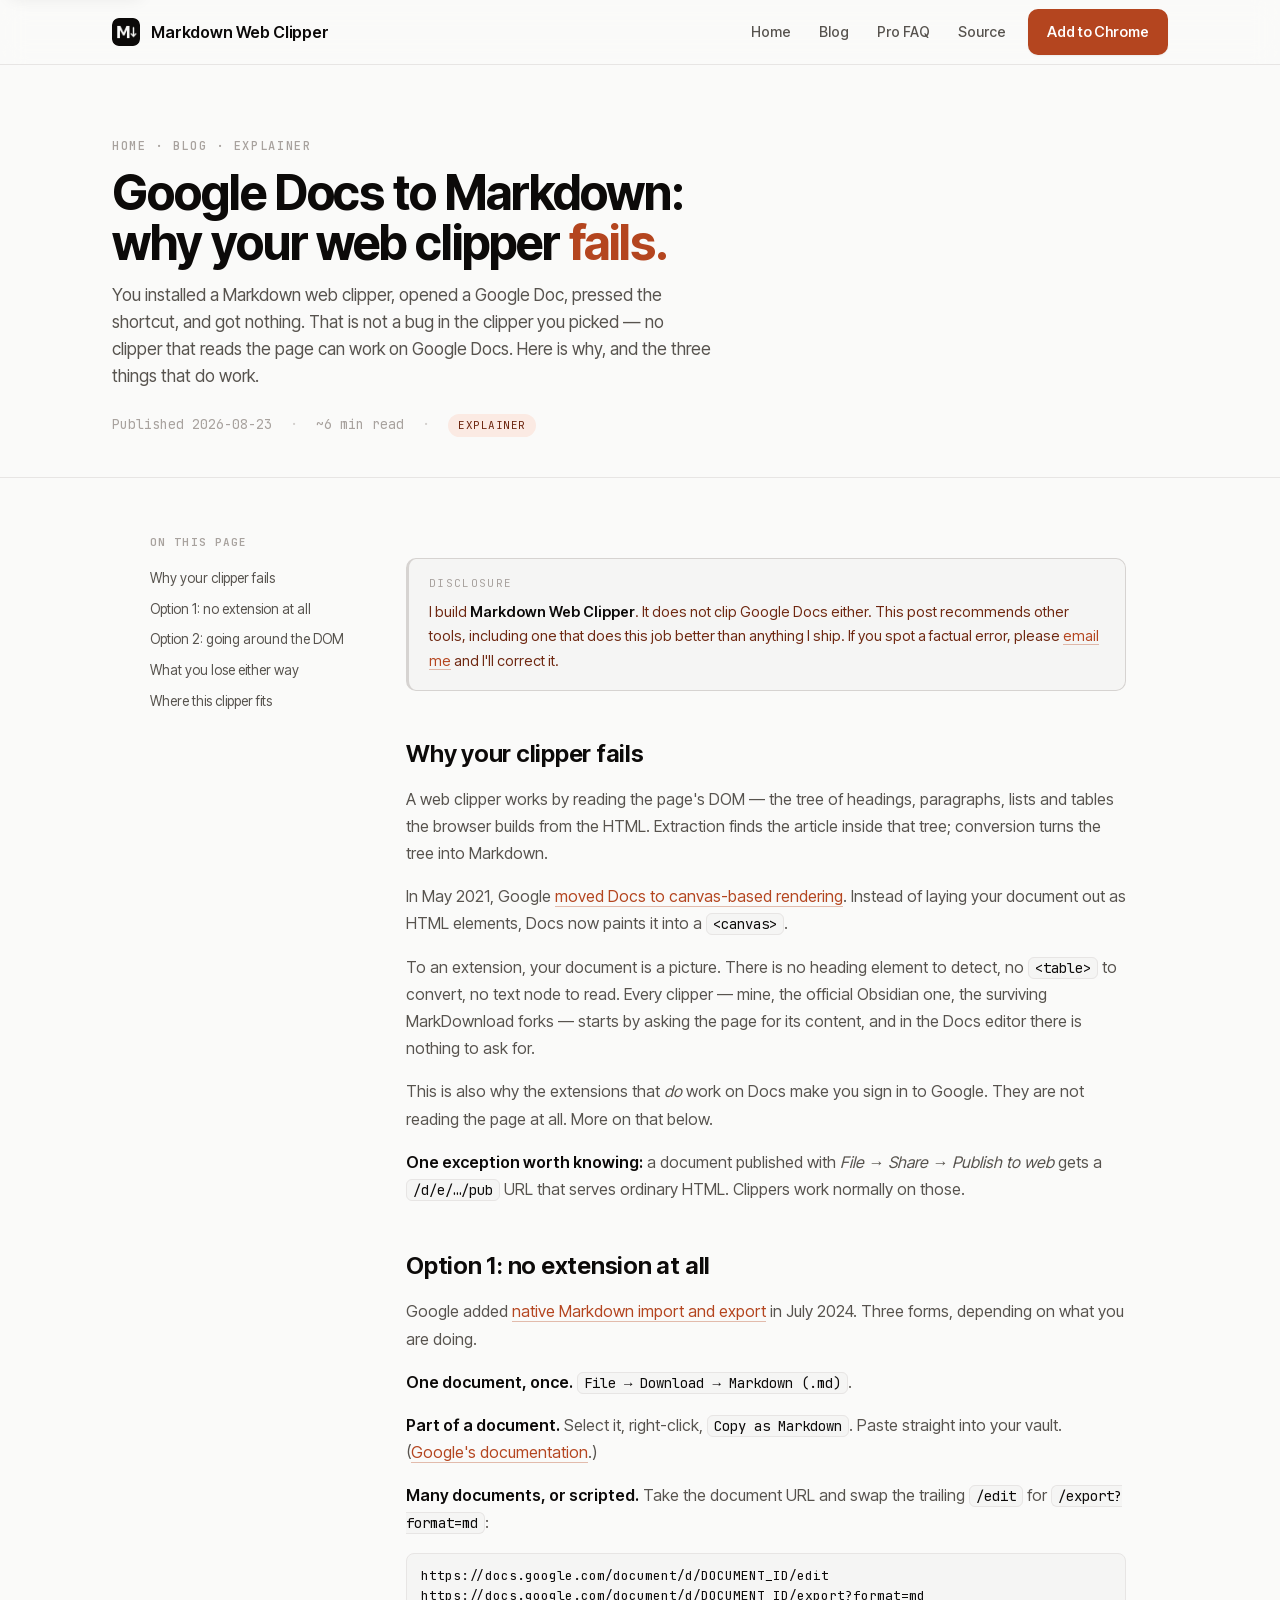
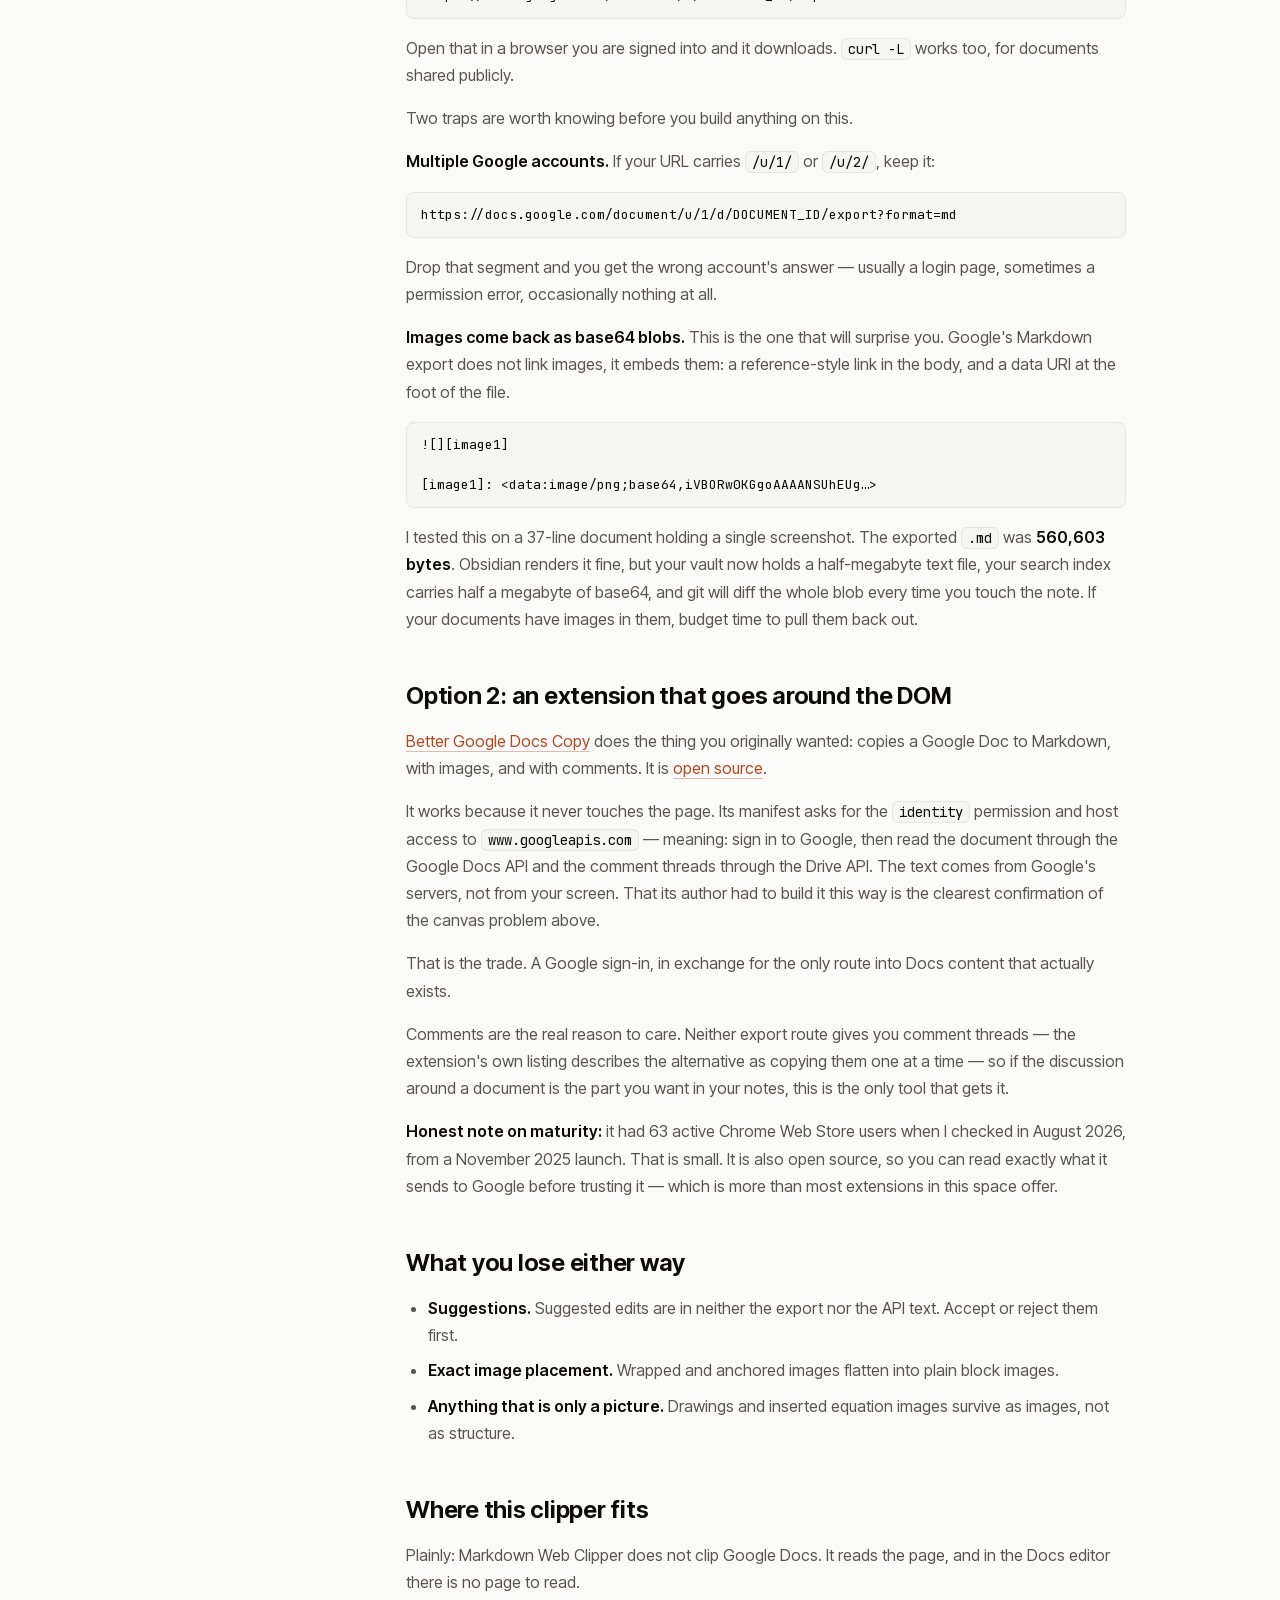
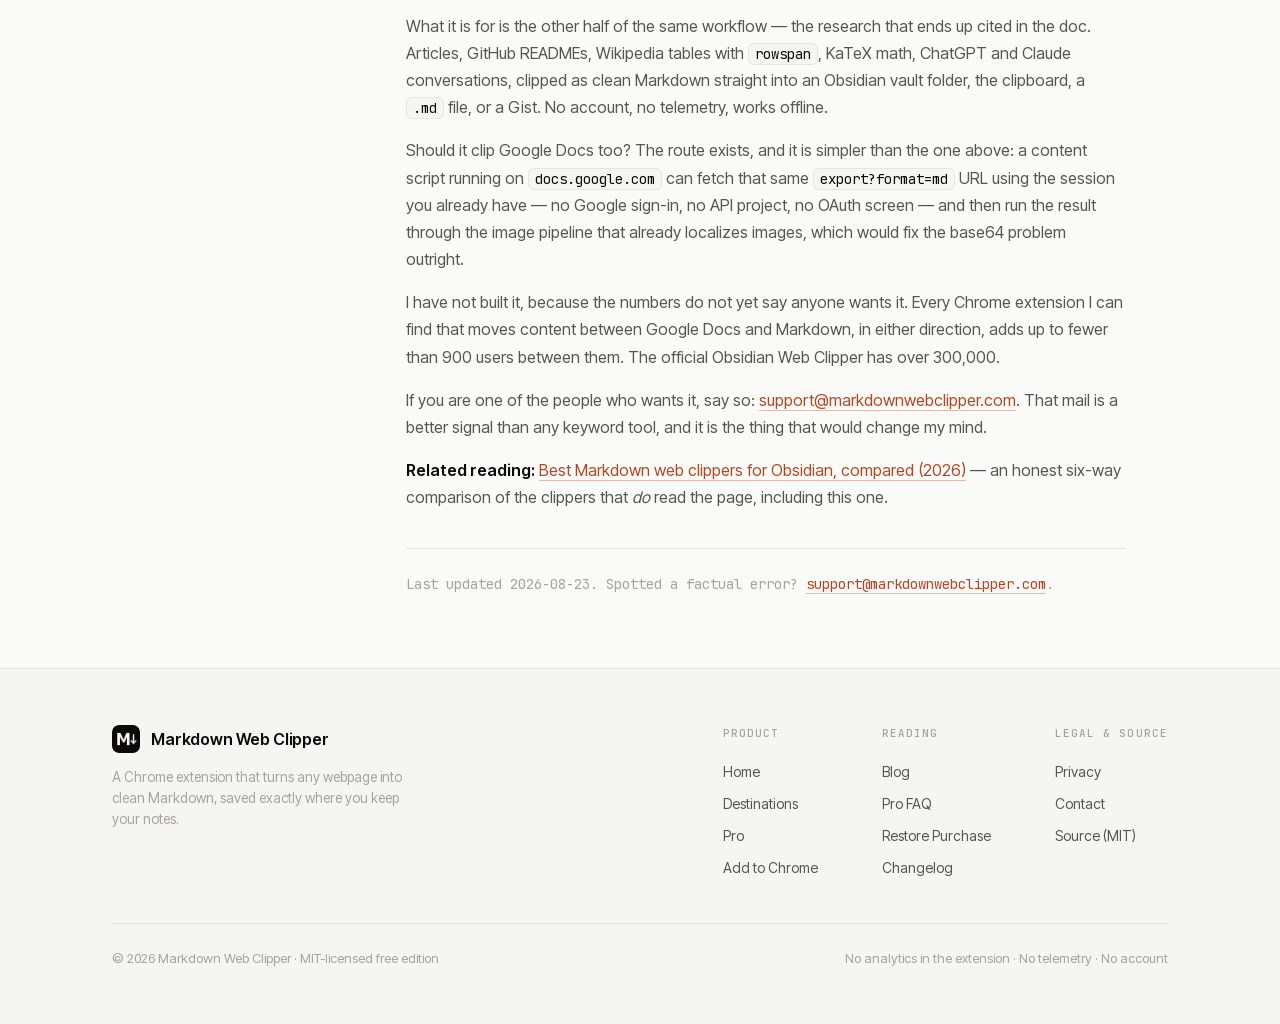
<file: blog/google-docs-web-clipper.html>
<!DOCTYPE html>
<html lang="en" data-density="standard" data-accent="100">
<head>
<meta charset="UTF-8" />
<meta name="viewport" content="width=device-width, initial-scale=1.0" />
<title>Google Docs to Markdown: why your web clipper fails, and what works</title>
<meta name="description" content="Why no web clipper can read a Google Doc (Docs draws text on a canvas), and three routes that do get Markdown out — including the export?format=md URL." />
<link rel="canonical" href="https://markdownwebclipper.com/blog/google-docs-web-clipper" />
<link rel="icon" href="/favicon.ico" sizes="any" />
<link rel="icon" type="image/svg+xml" href="/favicon.svg" />
<link rel="icon" type="image/png" sizes="32x32" href="/favicon-32.png" />
<link rel="apple-touch-icon" href="/icon-128.png" />
<link rel="manifest" href="/site.webmanifest" />
<link rel="alternate" type="text/markdown" href="/blog/google-docs-web-clipper.md" />
<link rel="alternate" type="application/rss+xml" title="Markdown Web Clipper Blog" href="/blog/feed.xml" />
<meta name="theme-color" content="#fafaf9" media="(prefers-color-scheme: light)" />
<meta name="theme-color" content="#0c0a09" media="(prefers-color-scheme: dark)" />
<meta name="color-scheme" content="light dark" />
<meta property="og:title" content="Google Docs to Markdown: why your web clipper fails, and what works" />
<meta property="og:description" content="Google Docs paints your document into a canvas, so no web clipper can read it. The three routes that do work — File → Download → Markdown, the export?format=md URL, and an extension that reads Docs through Google's API instead of the page." />
<meta property="og:url" content="https://markdownwebclipper.com/blog/google-docs-web-clipper" />
<meta property="og:type" content="article" />
<meta property="og:image" content="https://markdownwebclipper.com/og-hero.png" />
<meta property="og:image:width" content="1200" />
<meta property="og:image:height" content="630" />
<meta name="twitter:card" content="summary_large_image" />
<meta name="twitter:image" content="https://markdownwebclipper.com/og-hero.png" />
<meta name="article:published_time" content="2026-08-23" />
<meta name="article:author" content="Markdown Web Clipper" />
<link rel="preload" href="/fonts/inter-tight-latin.woff2" as="font" type="font/woff2" crossorigin />
<link rel="preload" href="/fonts/jetbrains-mono-latin.woff2" as="font" type="font/woff2" crossorigin />
<link rel="stylesheet" href="/tokens.css" />
<link rel="stylesheet" href="/style.css" />

<!-- Article schema — drives the rich-results "Article" treatment in
     Google Search (publication date, author, headline). -->
<script type="application/ld+json">
{
  "@context": "https://schema.org",
  "@type": "BlogPosting",
  "headline": "Google Docs to Markdown: why your web clipper fails, and what works",
  "description": "Google Docs renders to a canvas, so no web clipper can read the document from the page. The three routes that do work, and what each one loses.",
  "image": "https://markdownwebclipper.com/og-hero.png",
  "datePublished": "2026-08-23",
  "dateModified": "2026-08-23",
  "author": {
    "@type": "Organization",
    "name": "Markdown Web Clipper",
    "url": "https://markdownwebclipper.com/"
  },
  "publisher": {
    "@type": "Organization",
    "name": "Markdown Web Clipper",
    "logo": {
      "@type": "ImageObject",
      "url": "https://markdownwebclipper.com/icon-128.png"
    }
  },
  "mainEntityOfPage": "https://markdownwebclipper.com/blog/google-docs-web-clipper"
}
</script>
<script type="application/ld+json">
{
  "@context": "https://schema.org",
  "@type": "BreadcrumbList",
  "itemListElement": [
    { "@type": "ListItem", "position": 1, "name": "Home", "item": "https://markdownwebclipper.com/" },
    { "@type": "ListItem", "position": 2, "name": "Blog", "item": "https://markdownwebclipper.com/blog/" },
    { "@type": "ListItem", "position": 3, "name": "Google Docs to Markdown: why your web clipper fails, and what works", "item": "https://markdownwebclipper.com/blog/google-docs-web-clipper" }
  ]
}
</script>
</head>
<body>
<a class="skip-link" href="#main">Skip to content</a>

<header class="site-header">
  <div class="wrap">
    <a class="brand" href="/" aria-label="Markdown Web Clipper home">
      <img src="/icon-128.png" alt="" />
      <span class="wordmark">Markdown Web Clipper</span>
    </a>
    <nav class="nav">
      <a href="/">Home</a>
      <a href="/blog/" class="hide-sm">Blog</a>
      <a href="/pro-faq" class="hide-sm">Pro FAQ</a>
      <a href="https://github.com/Tigrandza/markdown-web-clipper" class="hide-sm">Source</a>
      <a class="btn btn-primary" href="https://chromewebstore.google.com/detail/dpkinbemdemheacegfjbbkclcpbfedif?utm_source=markdownwebclipper.com&amp;utm_medium=website&amp;utm_campaign=blog-google-docs" style="margin-left:6px">Add to Chrome</a>
    </nav>
  </div>
</header>

<main id="main">
  <section class="page-hero">
    <div class="wrap">
      <nav class="eyebrow breadcrumb" aria-label="Breadcrumb"><a href="/">Home</a> · <a href="/blog/">Blog</a> · <span>Explainer</span></nav>
      <h1 class="display" style="margin-top:12px">Google Docs to Markdown: why your web clipper <span class="rust">fails.</span></h1>
      <p class="lede" style="margin-top:14px; max-width:60ch">You installed a Markdown web clipper, opened a Google Doc, pressed the shortcut, and got nothing. That is not a bug in the clipper you picked — no clipper that reads the page can work on Google Docs. Here is why, and the three things that do work.</p>
      <div class="article-meta">
        <span>Published 2026-08-23</span>
        <span class="dot">·</span>
        <span>~6 min read</span>
        <span class="dot">·</span>
        <span class="tag">Explainer</span>
      </div>
    </div>
  </section>

  <div class="prose-layout">
    <aside class="toc">
      <h2>On this page</h2>
      <a href="#why-it-fails">Why your clipper fails</a>
      <a href="#no-extension">Option 1: no extension at all</a>
      <a href="#around-the-dom">Option 2: going around the DOM</a>
      <a href="#what-you-lose">What you lose either way</a>
      <a href="#where-we-fit">Where this clipper fits</a>
    </aside>

    <article class="prose">
      <div class="callout disclosure"><p>I build <strong>Markdown Web Clipper</strong>. It does not clip Google Docs either. This post recommends other tools, including one that does this job better than anything I ship. If you spot a factual error, please <a href="mailto:support@markdownwebclipper.com">email me</a> and I'll correct it.</p></div>

      <h2 id="why-it-fails">Why your clipper fails</h2>
      <p>A web clipper works by reading the page's DOM — the tree of headings, paragraphs, lists and tables the browser builds from the HTML. Extraction finds the article inside that tree; conversion turns the tree into Markdown.</p>
      <p>In May 2021, Google <a href="https://workspaceupdates.googleblog.com/2021/05/Google-Docs-Canvas-Based-Rendering-Update.html">moved Docs to canvas-based rendering</a>. Instead of laying your document out as HTML elements, Docs now paints it into a <code>&lt;canvas&gt;</code>.</p>
      <p>To an extension, your document is a picture. There is no heading element to detect, no <code>&lt;table&gt;</code> to convert, no text node to read. Every clipper — mine, the official Obsidian one, the surviving MarkDownload forks — starts by asking the page for its content, and in the Docs editor there is nothing to ask for.</p>
      <p>This is also why the extensions that <em>do</em> work on Docs make you sign in to Google. They are not reading the page at all. More on that below.</p>
      <p><strong>One exception worth knowing:</strong> a document published with <em>File → Share → Publish to web</em> gets a <code>/d/e/…/pub</code> URL that serves ordinary HTML. Clippers work normally on those.</p>

      <h2 id="no-extension">Option 1: no extension at all</h2>
      <p>Google added <a href="https://workspaceupdates.googleblog.com/2024/07/import-and-export-markdown-in-google-docs.html">native Markdown import and export</a> in July 2024. Three forms, depending on what you are doing.</p>
      <p><strong>One document, once.</strong> <code>File → Download → Markdown (.md)</code>.</p>
      <p><strong>Part of a document.</strong> Select it, right-click, <code>Copy as Markdown</code>. Paste straight into your vault. (<a href="https://support.google.com/docs/answer/12014036">Google's documentation</a>.)</p>
      <p><strong>Many documents, or scripted.</strong> Take the document URL and swap the trailing <code>/edit</code> for <code>/export?format=md</code>:</p>
      <pre><code>https://docs.google.com/document/d/DOCUMENT_ID/edit
https://docs.google.com/document/d/DOCUMENT_ID/export?format=md</code></pre>
      <p>Open that in a browser you are signed into and it downloads. <code>curl -L</code> works too, for documents shared publicly.</p>
      <p>Two traps are worth knowing before you build anything on this.</p>
      <p><strong>Multiple Google accounts.</strong> If your URL carries <code>/u/1/</code> or <code>/u/2/</code>, keep it:</p>
      <pre><code>https://docs.google.com/document/u/1/d/DOCUMENT_ID/export?format=md</code></pre>
      <p>Drop that segment and you get the wrong account's answer — usually a login page, sometimes a permission error, occasionally nothing at all.</p>
      <p><strong>Images come back as base64 blobs.</strong> This is the one that will surprise you. Google's Markdown export does not link images, it embeds them: a reference-style link in the body, and a data URI at the foot of the file.</p>
      <pre><code>![][image1]

[image1]: &lt;[data-uri]…&gt;</code></pre>
      <p>I tested this on a 37-line document holding a single screenshot. The exported <code>.md</code> was <strong>560,603 bytes</strong>. Obsidian renders it fine, but your vault now holds a half-megabyte text file, your search index carries half a megabyte of base64, and git will diff the whole blob every time you touch the note. If your documents have images in them, budget time to pull them back out.</p>

      <h2 id="around-the-dom">Option 2: an extension that goes around the DOM</h2>
      <p><a href="https://chromewebstore.google.com/detail/better-google-docs-copy/faciokbjemdddkjokcajndenapikgcml">Better Google Docs Copy</a> does the thing you originally wanted: copies a Google Doc to Markdown, with images, and with comments. It is <a href="https://github.com/shubgaur/better-google-docs-copy">open source</a>.</p>
      <p>It works because it never touches the page. Its manifest asks for the <code>identity</code> permission and host access to <code>www.googleapis.com</code> — meaning: sign in to Google, then read the document through the Google Docs API and the comment threads through the Drive API. The text comes from Google's servers, not from your screen. That its author had to build it this way is the clearest confirmation of the canvas problem above.</p>
      <p>That is the trade. A Google sign-in, in exchange for the only route into Docs content that actually exists.</p>
      <p>Comments are the real reason to care. Neither export route gives you comment threads — the extension's own listing describes the alternative as copying them one at a time — so if the discussion around a document is the part you want in your notes, this is the only tool that gets it.</p>
      <p><strong>Honest note on maturity:</strong> it had 63 active Chrome Web Store users when I checked in August 2026, from a November 2025 launch. That is small. It is also open source, so you can read exactly what it sends to Google before trusting it — which is more than most extensions in this space offer.</p>

      <h2 id="what-you-lose">What you lose either way</h2>
      <ul>
        <li><strong>Suggestions.</strong> Suggested edits are in neither the export nor the API text. Accept or reject them first.</li>
        <li><strong>Exact image placement.</strong> Wrapped and anchored images flatten into plain block images.</li>
        <li><strong>Anything that is only a picture.</strong> Drawings and inserted equation images survive as images, not as structure.</li>
      </ul>

      <h2 id="where-we-fit">Where this clipper fits</h2>
      <p>Plainly: Markdown Web Clipper does not clip Google Docs. It reads the page, and in the Docs editor there is no page to read.</p>
      <p>What it is for is the other half of the same workflow — the research that ends up cited in the doc. Articles, GitHub READMEs, Wikipedia tables with <code>rowspan</code>, KaTeX math, ChatGPT and Claude conversations, clipped as clean Markdown straight into an Obsidian vault folder, the clipboard, a <code>.md</code> file, or a Gist. No account, no telemetry, works offline.</p>
      <p>Should it clip Google Docs too? The route exists, and it is simpler than the one above: a content script running on <code>docs.google.com</code> can fetch that same <code>export?format=md</code> URL using the session you already have — no Google sign-in, no API project, no OAuth screen — and then run the result through the image pipeline that already localizes images, which would fix the base64 problem outright.</p>
      <p>I have not built it, because the numbers do not yet say anyone wants it. Every Chrome extension I can find that moves content between Google Docs and Markdown, in either direction, adds up to fewer than 900 users between them. The official Obsidian Web Clipper has over 300,000.</p>
      <p>If you are one of the people who wants it, say so: <a href="mailto:support@markdownwebclipper.com">support@markdownwebclipper.com</a>. That mail is a better signal than any keyword tool, and it is the thing that would change my mind.</p>

      <p><strong>Related reading:</strong> <a href="/blog/best-markdown-web-clippers-2026">Best Markdown web clippers for Obsidian, compared (2026)</a> — an honest six-way comparison of the clippers that <em>do</em> read the page, including this one.</p>

      <p style="margin-top:36px; color:var(--fg-faint); font-size:14px; font-family:var(--font-mono); border-top:1px solid var(--border); padding-top:24px">
        Last updated 2026-08-23. Spotted a factual error? <a href="mailto:support@markdownwebclipper.com" style="color:var(--accent)">support@markdownwebclipper.com</a>.
      </p>
    </article>
  </div>
</main>

<footer class="site-footer">
  <div class="wrap">
    <div class="footer-grid">
      <div class="footer-brand">
        <a class="brand" href="/" aria-label="Markdown Web Clipper home"><img src="/icon-128.png" alt="" /><span class="wordmark">Markdown Web Clipper</span></a>
        <p>A Chrome extension that turns any webpage into clean Markdown, saved exactly where you keep your notes.</p>
      </div>
      <div class="footer-cols">
        <div class="footer-col">
          <h2>Product</h2>
          <a href="/">Home</a>
          <a href="/#destinations">Destinations</a>
          <a href="/#pro">Pro</a>
          <a href="https://chromewebstore.google.com/detail/dpkinbemdemheacegfjbbkclcpbfedif?utm_source=markdownwebclipper.com&amp;utm_medium=website&amp;utm_campaign=blog-google-docs">Add to Chrome</a>
        </div>
        <div class="footer-col">
          <h2>Reading</h2>
          <a href="/blog/">Blog</a>
          <a href="/pro-faq">Pro FAQ</a>
          <a href="/restore">Restore Purchase</a>
          <a href="/changelog">Changelog</a>
        </div>
        <div class="footer-col">
          <h2>Legal &amp; source</h2>
          <a href="/privacy">Privacy</a>
          <a href="mailto:support@markdownwebclipper.com">Contact</a>
          <a href="https://github.com/Tigrandza/markdown-web-clipper">Source (MIT)</a>
        </div>
      </div>
    </div>
    <div class="footer-legal">
      <span>© 2026 Markdown Web Clipper · MIT-licensed free edition</span>
      <span>No analytics in the extension · No telemetry · No account</span>
    </div>
  </div>
</footer>

<script src="/landing.js"></script>
</body>
</html>
</file>
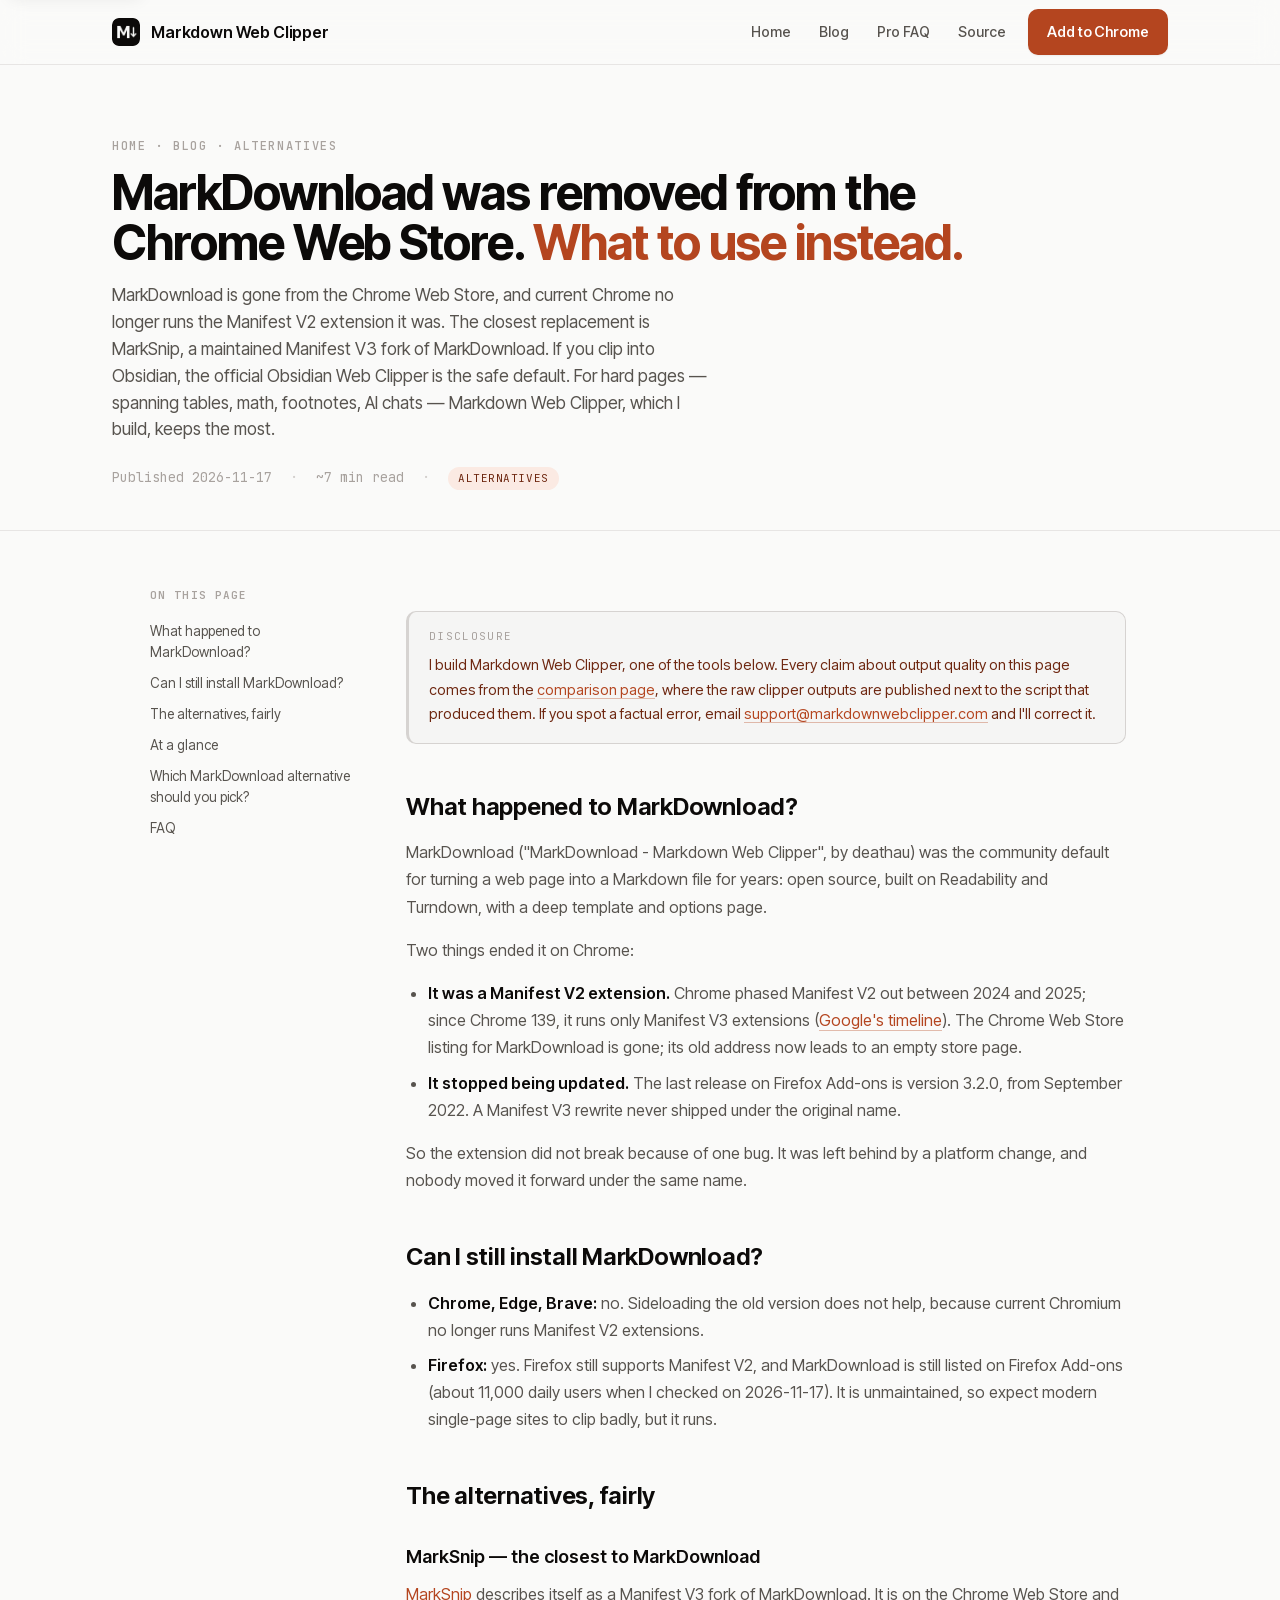
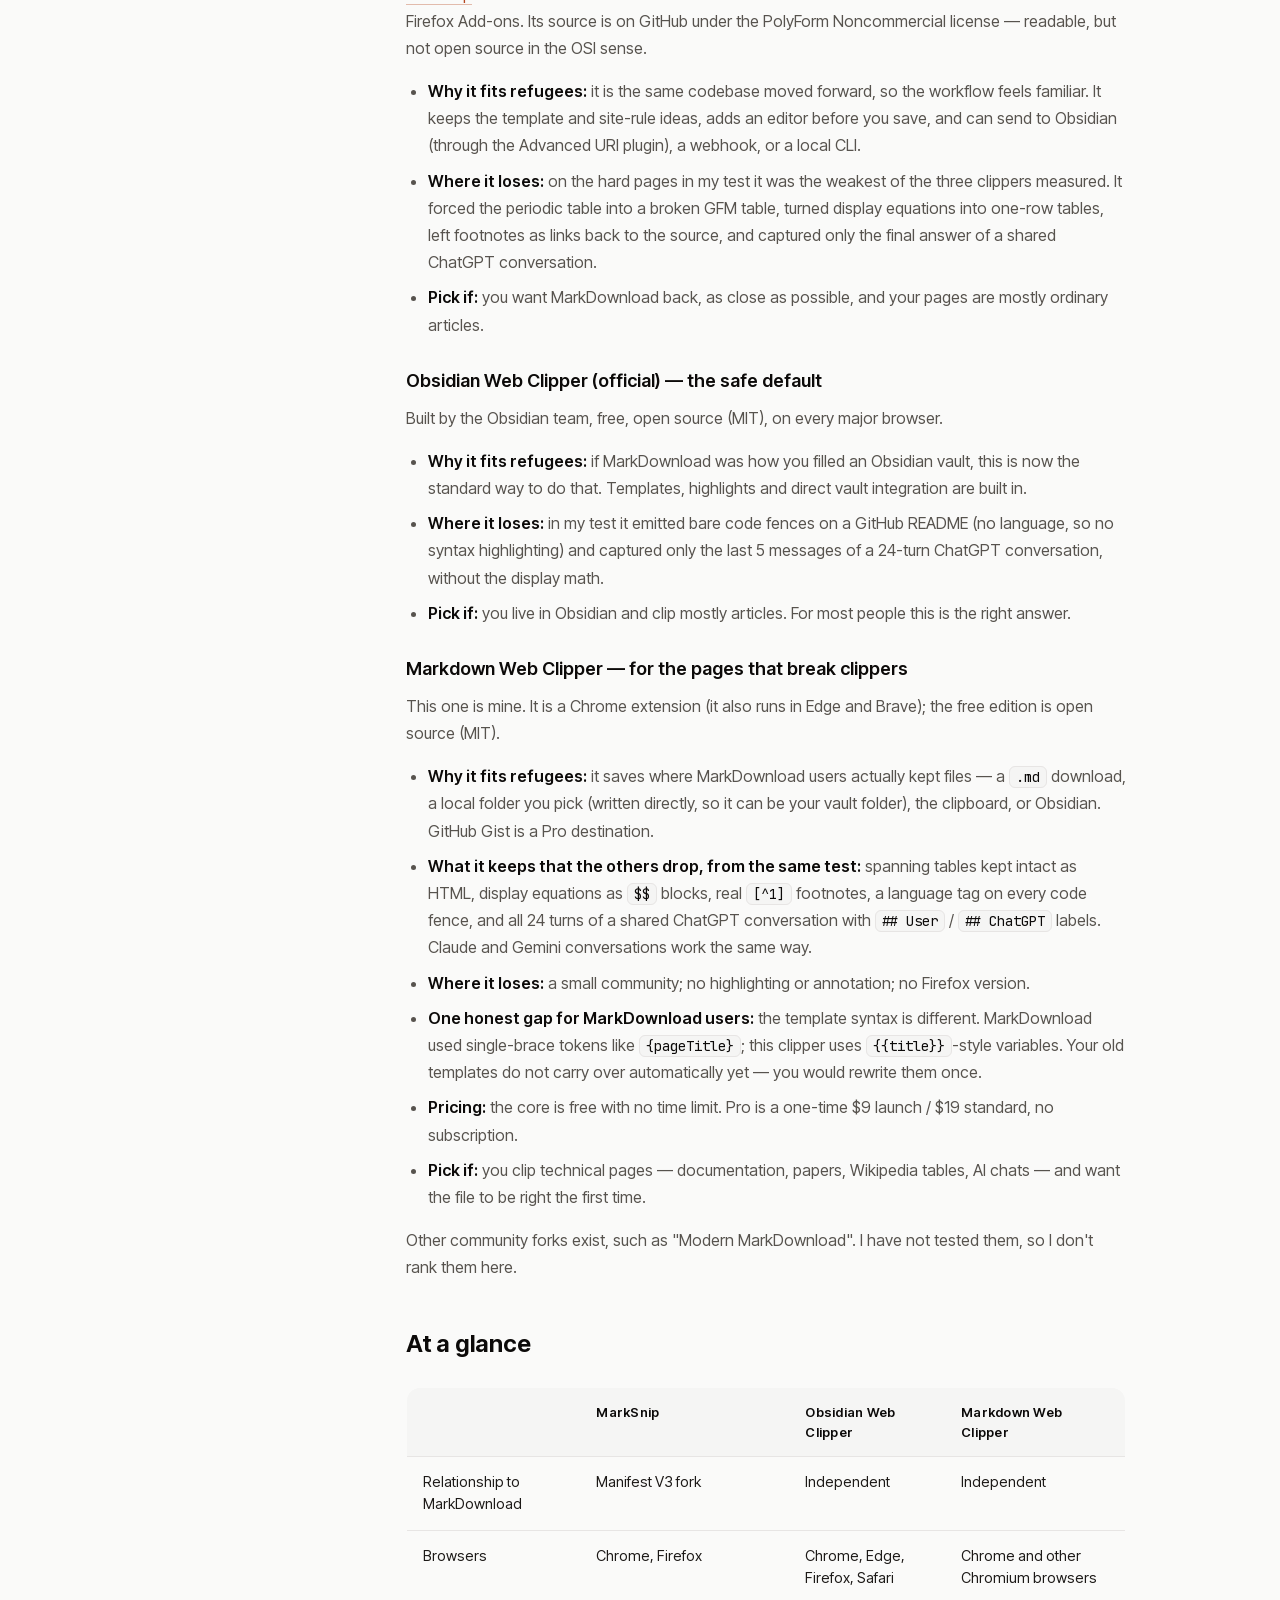
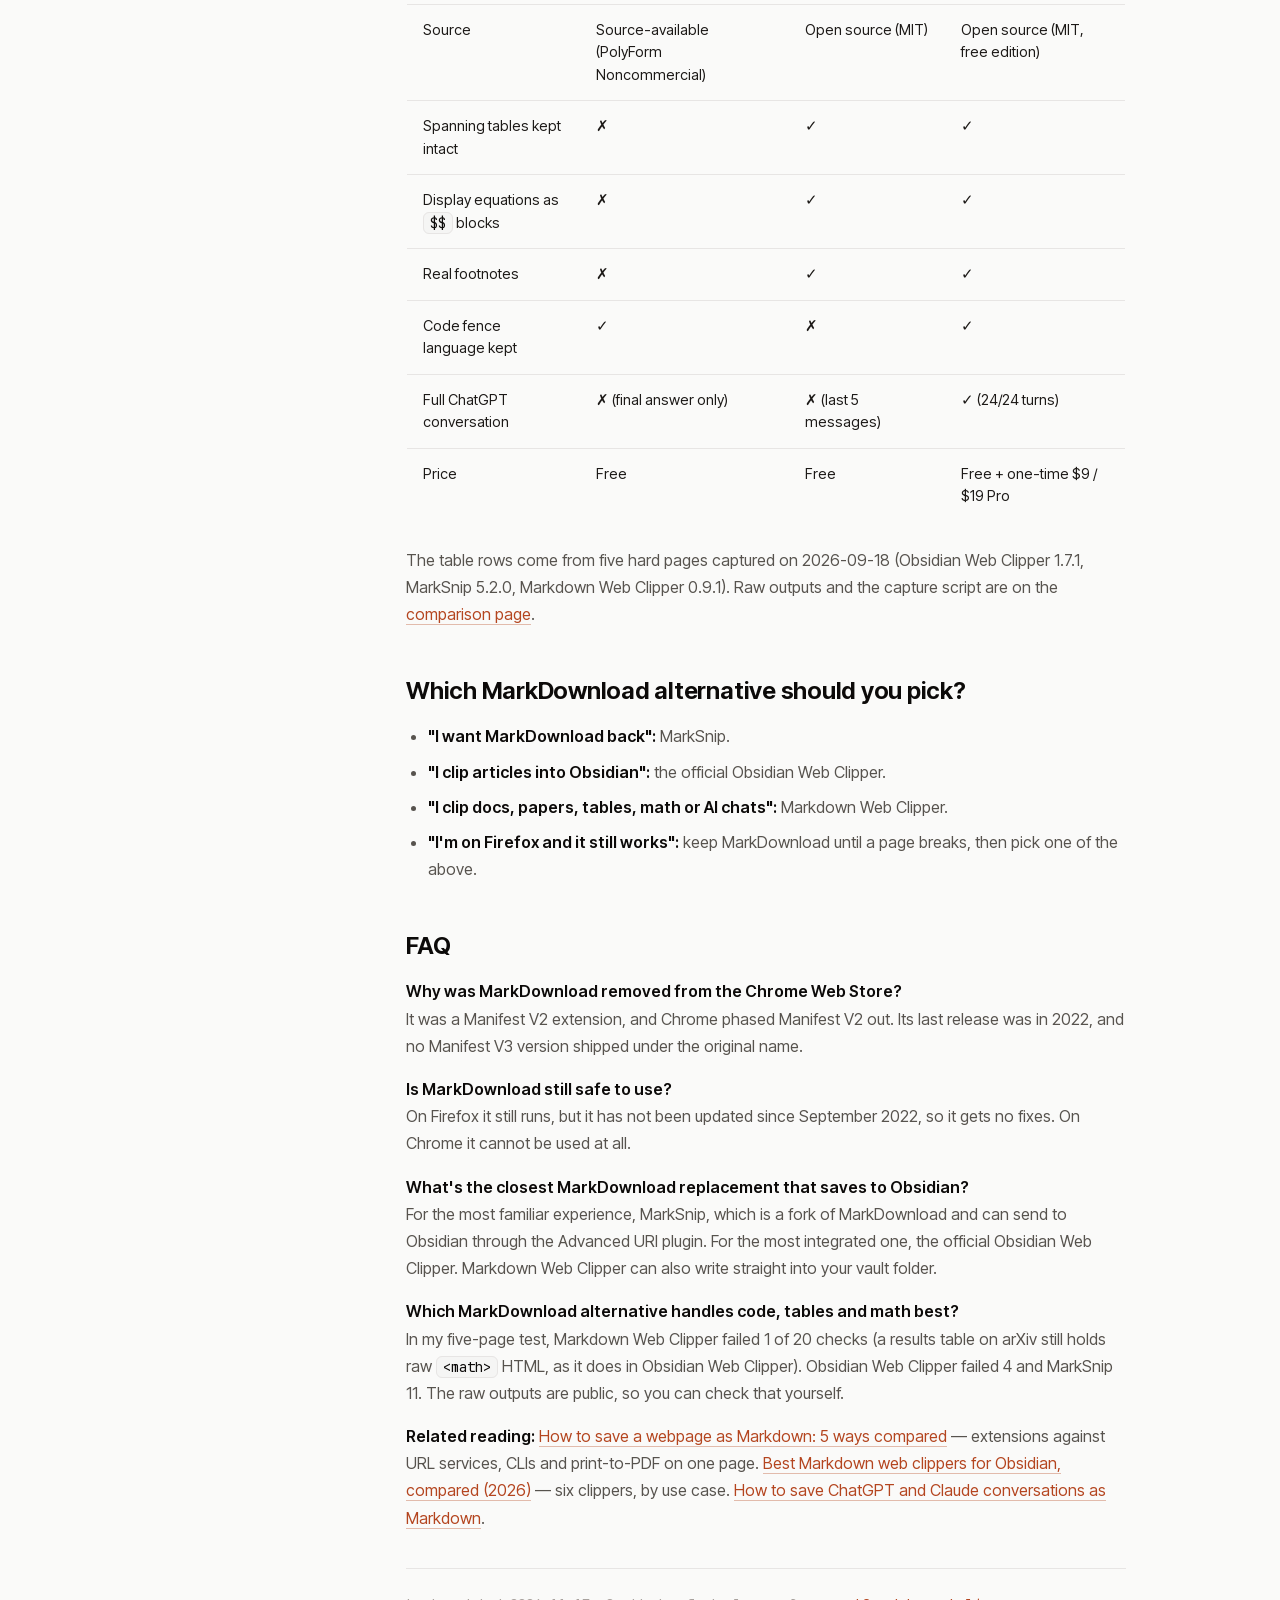
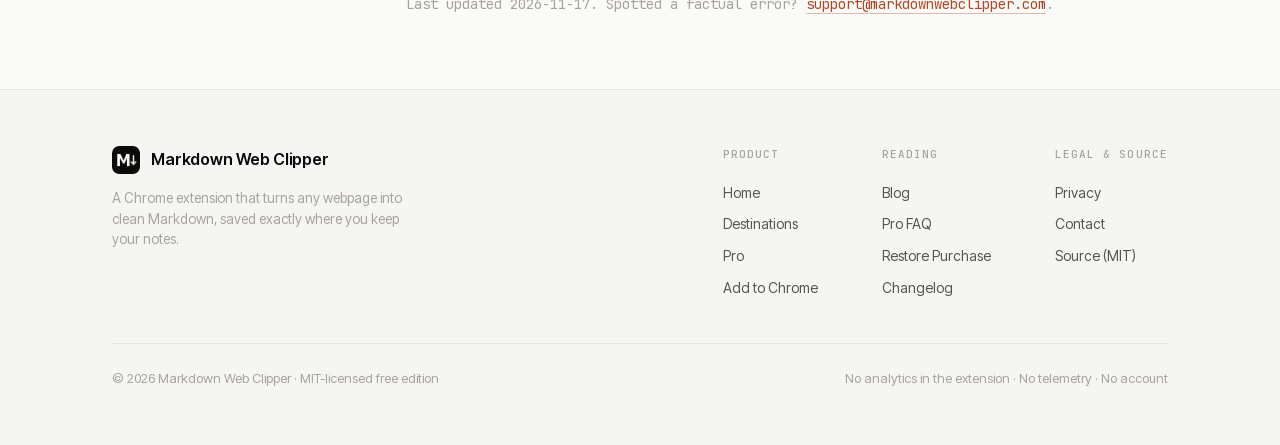
<file: blog/markdownload-alternative.html>
<!DOCTYPE html>
<html lang="en" data-density="standard" data-accent="100">
<head>
<meta charset="UTF-8" />
<meta name="viewport" content="width=device-width, initial-scale=1.0" />
<title>MarkDownload removed from Chrome: what to use instead (2026)</title>
<meta name="description" content="MarkDownload is gone from the Chrome Web Store. The closest replacement, the safe pick for Obsidian, and the one that keeps tables, math and AI chats." />
<link rel="canonical" href="https://markdownwebclipper.com/blog/markdownload-alternative" />
<link rel="icon" href="/favicon.ico" sizes="any" />
<link rel="icon" type="image/svg+xml" href="/favicon.svg" />
<link rel="icon" type="image/png" sizes="32x32" href="/favicon-32.png" />
<link rel="apple-touch-icon" href="/icon-128.png" />
<link rel="manifest" href="/site.webmanifest" />
<link rel="alternate" type="text/markdown" href="/blog/markdownload-alternative.md" />
<link rel="alternate" type="application/rss+xml" title="Markdown Web Clipper Blog" href="/blog/feed.xml" />
<meta name="theme-color" content="#fafaf9" media="(prefers-color-scheme: light)" />
<meta name="theme-color" content="#0c0a09" media="(prefers-color-scheme: dark)" />
<meta name="color-scheme" content="light dark" />
<meta property="og:title" content="MarkDownload was removed from the Chrome Web Store — what to use instead (2026)" />
<meta property="og:description" content="Why MarkDownload disappeared from Chrome, whether you can still install it, and an honest comparison of MarkSnip, the official Obsidian Web Clipper and Markdown Web Clipper on five hard pages." />
<meta property="og:url" content="https://markdownwebclipper.com/blog/markdownload-alternative" />
<meta property="og:type" content="article" />
<meta property="og:image" content="https://markdownwebclipper.com/og-hero.png" />
<meta property="og:image:width" content="1200" />
<meta property="og:image:height" content="630" />
<meta name="twitter:card" content="summary_large_image" />
<meta name="twitter:image" content="https://markdownwebclipper.com/og-hero.png" />
<meta name="article:published_time" content="2026-11-17" />
<meta name="article:author" content="Markdown Web Clipper" />
<link rel="preload" href="/fonts/inter-tight-latin.woff2" as="font" type="font/woff2" crossorigin />
<link rel="preload" href="/fonts/jetbrains-mono-latin.woff2" as="font" type="font/woff2" crossorigin />
<link rel="stylesheet" href="/tokens.css" />
<link rel="stylesheet" href="/style.css" />

<!-- Article schema — drives the rich-results "Article" treatment in
     Google Search (publication date, author, headline). -->
<script type="application/ld+json">
{
  "@context": "https://schema.org",
  "@type": "BlogPosting",
  "headline": "MarkDownload was removed from the Chrome Web Store — what to use instead (2026)",
  "description": "MarkDownload is gone from the Chrome Web Store. The closest replacement, the safe default for Obsidian, and the one that keeps tables, math and AI chats — compared on measured output.",
  "image": "https://markdownwebclipper.com/og-hero.png",
  "datePublished": "2026-11-17",
  "dateModified": "2026-11-18",
  "author": {
    "@type": "Organization",
    "name": "Markdown Web Clipper",
    "url": "https://markdownwebclipper.com/"
  },
  "publisher": {
    "@type": "Organization",
    "name": "Markdown Web Clipper",
    "logo": {
      "@type": "ImageObject",
      "url": "https://markdownwebclipper.com/icon-128.png"
    }
  },
  "mainEntityOfPage": "https://markdownwebclipper.com/blog/markdownload-alternative"
}
</script>
<script type="application/ld+json">
{
  "@context": "https://schema.org",
  "@type": "BreadcrumbList",
  "itemListElement": [
    { "@type": "ListItem", "position": 1, "name": "Home", "item": "https://markdownwebclipper.com/" },
    { "@type": "ListItem", "position": 2, "name": "Blog", "item": "https://markdownwebclipper.com/blog/" },
    { "@type": "ListItem", "position": 3, "name": "MarkDownload was removed from the Chrome Web Store — what to use instead (2026)", "item": "https://markdownwebclipper.com/blog/markdownload-alternative" }
  ]
}
</script>
<!-- FAQPage: machine aid only (no rich result since May 2026); mirrors the visible FAQ section. -->
<script type="application/ld+json">
{
  "@context": "https://schema.org",
  "@type": "FAQPage",
  "mainEntity": [
    {
      "@type": "Question",
      "name": "Why was MarkDownload removed from the Chrome Web Store?",
      "acceptedAnswer": {
        "@type": "Answer",
        "text": "It was a Manifest V2 extension, and Chrome phased Manifest V2 out. Its last release was in 2022, and no Manifest V3 version shipped under the original name."
      }
    },
    {
      "@type": "Question",
      "name": "Is MarkDownload still safe to use?",
      "acceptedAnswer": {
        "@type": "Answer",
        "text": "On Firefox it still runs, but it has not been updated since September 2022, so it gets no fixes. On Chrome it cannot be used at all."
      }
    },
    {
      "@type": "Question",
      "name": "What's the closest MarkDownload replacement that saves to Obsidian?",
      "acceptedAnswer": {
        "@type": "Answer",
        "text": "For the most familiar experience, MarkSnip, which is a fork of MarkDownload and can send to Obsidian through the Advanced URI plugin. For the most integrated one, the official Obsidian Web Clipper. Markdown Web Clipper can also write straight into your vault folder."
      }
    },
    {
      "@type": "Question",
      "name": "Which MarkDownload alternative handles code, tables and math best?",
      "acceptedAnswer": {
        "@type": "Answer",
        "text": "In my five-page test, Markdown Web Clipper failed 1 of 20 checks (a results table on arXiv still holds raw <math> HTML, as it does in Obsidian Web Clipper). Obsidian Web Clipper failed 4 and MarkSnip 11. The raw outputs are public, so you can check that yourself."
      }
    }
  ]
}
</script>
</head>
<body>
<a class="skip-link" href="#main">Skip to content</a>

<header class="site-header">
  <div class="wrap">
    <a class="brand" href="/" aria-label="Markdown Web Clipper home">
      <img src="/icon-128.png" alt="" />
      <span class="wordmark">Markdown Web Clipper</span>
    </a>
    <nav class="nav">
      <a href="/">Home</a>
      <a href="/blog/" class="hide-sm">Blog</a>
      <a href="/pro-faq" class="hide-sm">Pro FAQ</a>
      <a href="https://github.com/Tigrandza/markdown-web-clipper" class="hide-sm">Source</a>
      <a class="btn btn-primary" href="https://chromewebstore.google.com/detail/dpkinbemdemheacegfjbbkclcpbfedif?utm_source=markdownwebclipper.com&amp;utm_medium=website&amp;utm_campaign=blog-markdownload" style="margin-left:6px">Add to Chrome</a>
    </nav>
  </div>
</header>

<main id="main">
  <section class="page-hero">
    <div class="wrap">
      <nav class="eyebrow breadcrumb" aria-label="Breadcrumb"><a href="/">Home</a> · <a href="/blog/">Blog</a> · <span>Alternatives</span></nav>
      <h1 class="display" style="margin-top:12px">MarkDownload was removed from the Chrome Web Store. <span class="rust">What to use instead.</span></h1>
      <p class="lede" style="margin-top:14px; max-width:60ch">MarkDownload is gone from the Chrome Web Store, and current Chrome no longer runs the Manifest V2 extension it was. The closest replacement is MarkSnip, a maintained Manifest V3 fork of MarkDownload. If you clip into Obsidian, the official Obsidian Web Clipper is the safe default. For hard pages — spanning tables, math, footnotes, AI chats — Markdown Web Clipper, which I build, keeps the most.</p>
      <div class="article-meta">
        <span>Published 2026-11-17</span>
        <span class="dot">·</span>
        <span>~7 min read</span>
        <span class="dot">·</span>
        <span class="tag">Alternatives</span>
      </div>
    </div>
  </section>

  <div class="prose-layout">
    <aside class="toc">
      <h2>On this page</h2>
      <a href="#what-happened-to-markdownload">What happened to MarkDownload?</a>
      <a href="#can-i-still-install-markdownload">Can I still install MarkDownload?</a>
      <a href="#the-alternatives-fairly">The alternatives, fairly</a>
      <a href="#at-a-glance">At a glance</a>
      <a href="#which-markdownload-alternative-should-you-pick">Which MarkDownload alternative should you pick?</a>
      <a href="#faq">FAQ</a>
    </aside>

    <article class="prose">
      <div class="callout disclosure"><p>I build Markdown Web Clipper, one of the tools below. Every claim about output quality on this page comes from the <a href="/compare">comparison page</a>, where the raw clipper outputs are published next to the script that produced them. If you spot a factual error, email <a href="mailto:support@markdownwebclipper.com">support@markdownwebclipper.com</a> and I'll correct it.</p></div>

      <h2 id="what-happened-to-markdownload">What happened to MarkDownload?</h2>

      <p>MarkDownload ("MarkDownload - Markdown Web Clipper", by deathau) was the community default for turning a web page into a Markdown file for years: open source, built on Readability and Turndown, with a deep template and options page.</p>

      <p>Two things ended it on Chrome:</p>

      <ul>
        <li><strong>It was a Manifest V2 extension.</strong> Chrome phased Manifest V2 out between 2024 and 2025; since Chrome 139, it runs only Manifest V3 extensions (<a href="https://developer.chrome.com/docs/extensions/develop/migrate/mv2-deprecation-timeline">Google's timeline</a>). The Chrome Web Store listing for MarkDownload is gone; its old address now leads to an empty store page.</li>
        <li><strong>It stopped being updated.</strong> The last release on Firefox Add-ons is version 3.2.0, from September 2022. A Manifest V3 rewrite never shipped under the original name.</li>
      </ul>

      <p>So the extension did not break because of one bug. It was left behind by a platform change, and nobody moved it forward under the same name.</p>

      <h2 id="can-i-still-install-markdownload">Can I still install MarkDownload?</h2>

      <ul>
        <li><strong>Chrome, Edge, Brave:</strong> no. Sideloading the old version does not help, because current Chromium no longer runs Manifest V2 extensions.</li>
        <li><strong>Firefox:</strong> yes. Firefox still supports Manifest V2, and MarkDownload is still listed on Firefox Add-ons (about 11,000 daily users when I checked on 2026-11-17). It is unmaintained, so expect modern single-page sites to clip badly, but it runs.</li>
      </ul>

      <h2 id="the-alternatives-fairly">The alternatives, fairly</h2>

      <h3>MarkSnip — the closest to MarkDownload</h3>

      <p><a href="https://github.com/daxid/MarkSnip">MarkSnip</a> describes itself as a Manifest V3 fork of MarkDownload. It is on the Chrome Web Store and Firefox Add-ons. Its source is on GitHub under the PolyForm Noncommercial license — readable, but not open source in the OSI sense.</p>

      <ul>
        <li><strong>Why it fits refugees:</strong> it is the same codebase moved forward, so the workflow feels familiar. It keeps the template and site-rule ideas, adds an editor before you save, and can send to Obsidian (through the Advanced URI plugin), a webhook, or a local CLI.</li>
        <li><strong>Where it loses:</strong> on the hard pages in my test it was the weakest of the three clippers measured. It forced the periodic table into a broken GFM table, turned display equations into one-row tables, left footnotes as links back to the source, and captured only the final answer of a shared ChatGPT conversation.</li>
        <li><strong>Pick if:</strong> you want MarkDownload back, as close as possible, and your pages are mostly ordinary articles.</li>
      </ul>

      <h3>Obsidian Web Clipper (official) — the safe default</h3>

      <p>Built by the Obsidian team, free, open source (MIT), on every major browser.</p>

      <ul>
        <li><strong>Why it fits refugees:</strong> if MarkDownload was how you filled an Obsidian vault, this is now the standard way to do that. Templates, highlights and direct vault integration are built in.</li>
        <li><strong>Where it loses:</strong> in my test it emitted bare code fences on a GitHub README (no language, so no syntax highlighting) and captured only the last 5 messages of a 24-turn ChatGPT conversation, without the display math.</li>
        <li><strong>Pick if:</strong> you live in Obsidian and clip mostly articles. For most people this is the right answer.</li>
      </ul>

      <h3>Markdown Web Clipper — for the pages that break clippers</h3>

      <p>This one is mine. It is a Chrome extension (it also runs in Edge and Brave); the free edition is open source (MIT).</p>

      <ul>
        <li><strong>Why it fits refugees:</strong> it saves where MarkDownload users actually kept files — a <code>.md</code> download, a local folder you pick (written directly, so it can be your vault folder), the clipboard, or Obsidian. GitHub Gist is a Pro destination.</li>
        <li><strong>What it keeps that the others drop, from the same test:</strong> spanning tables kept intact as HTML, display equations as <code>$$</code> blocks, real <code>[^1]</code> footnotes, a language tag on every code fence, and all 24 turns of a shared ChatGPT conversation with <code>## User</code> / <code>## ChatGPT</code> labels. Claude and Gemini conversations work the same way.</li>
        <li><strong>Where it loses:</strong> a small community; no highlighting or annotation; no Firefox version.</li>
        <li><strong>One honest gap for MarkDownload users:</strong> the template syntax is different. MarkDownload used single-brace tokens like <code>{pageTitle}</code>; this clipper uses <code>{{title}}</code>-style variables. Your old templates do not carry over automatically yet — you would rewrite them once.</li>
        <li><strong>Pricing:</strong> the core is free with no time limit. Pro is a one-time $9 launch / $19 standard, no subscription.</li>
        <li><strong>Pick if:</strong> you clip technical pages — documentation, papers, Wikipedia tables, AI chats — and want the file to be right the first time.</li>
      </ul>

      <p>Other community forks exist, such as "Modern MarkDownload". I have not tested them, so I don't rank them here.</p>

      <h2 id="at-a-glance">At a glance</h2>

      <table class="compare-table">
      <thead><tr><th></th><th>MarkSnip</th><th>Obsidian Web Clipper</th><th>Markdown Web Clipper</th></tr></thead>
      <tbody>
      <tr><td>Relationship to MarkDownload</td><td data-label="MarkSnip">Manifest V3 fork</td><td data-label="Obsidian Web Clipper">Independent</td><td data-label="Markdown Web Clipper">Independent</td></tr>
      <tr><td>Browsers</td><td data-label="MarkSnip">Chrome, Firefox</td><td data-label="Obsidian Web Clipper">Chrome, Edge, Firefox, Safari</td><td data-label="Markdown Web Clipper">Chrome and other Chromium browsers</td></tr>
      <tr><td>Source</td><td data-label="MarkSnip">Source-available (PolyForm Noncommercial)</td><td data-label="Obsidian Web Clipper">Open source (MIT)</td><td data-label="Markdown Web Clipper">Open source (MIT, free edition)</td></tr>
      <tr><td>Spanning tables kept intact</td><td data-label="MarkSnip">✗</td><td data-label="Obsidian Web Clipper">✓</td><td data-label="Markdown Web Clipper">✓</td></tr>
      <tr><td>Display equations as <code>$$</code> blocks</td><td data-label="MarkSnip">✗</td><td data-label="Obsidian Web Clipper">✓</td><td data-label="Markdown Web Clipper">✓</td></tr>
      <tr><td>Real footnotes</td><td data-label="MarkSnip">✗</td><td data-label="Obsidian Web Clipper">✓</td><td data-label="Markdown Web Clipper">✓</td></tr>
      <tr><td>Code fence language kept</td><td data-label="MarkSnip">✓</td><td data-label="Obsidian Web Clipper">✗</td><td data-label="Markdown Web Clipper">✓</td></tr>
      <tr><td>Full ChatGPT conversation</td><td data-label="MarkSnip">✗ (final answer only)</td><td data-label="Obsidian Web Clipper">✗ (last 5 messages)</td><td data-label="Markdown Web Clipper">✓ (24/24 turns)</td></tr>
      <tr><td>Price</td><td data-label="MarkSnip">Free</td><td data-label="Obsidian Web Clipper">Free</td><td data-label="Markdown Web Clipper">Free + one-time $9 / $19 Pro</td></tr>
      </tbody></table>

      <p>The table rows come from five hard pages captured on 2026-09-18 (Obsidian Web Clipper 1.7.1, MarkSnip 5.2.0, Markdown Web Clipper 0.9.1). Raw outputs and the capture script are on the <a href="/compare">comparison page</a>.</p>

      <h2 id="which-markdownload-alternative-should-you-pick">Which MarkDownload alternative should you pick?</h2>

      <ul>
        <li><strong>"I want MarkDownload back":</strong> MarkSnip.</li>
        <li><strong>"I clip articles into Obsidian":</strong> the official Obsidian Web Clipper.</li>
        <li><strong>"I clip docs, papers, tables, math or AI chats":</strong> Markdown Web Clipper.</li>
        <li><strong>"I'm on Firefox and it still works":</strong> keep MarkDownload until a page breaks, then pick one of the above.</li>
      </ul>

      <h2 id="faq">FAQ</h2>

      <p><strong>Why was MarkDownload removed from the Chrome Web Store?</strong><br />It was a Manifest V2 extension, and Chrome phased Manifest V2 out. Its last release was in 2022, and no Manifest V3 version shipped under the original name.</p>

      <p><strong>Is MarkDownload still safe to use?</strong><br />On Firefox it still runs, but it has not been updated since September 2022, so it gets no fixes. On Chrome it cannot be used at all.</p>

      <p><strong>What's the closest MarkDownload replacement that saves to Obsidian?</strong><br />For the most familiar experience, MarkSnip, which is a fork of MarkDownload and can send to Obsidian through the Advanced URI plugin. For the most integrated one, the official Obsidian Web Clipper. Markdown Web Clipper can also write straight into your vault folder.</p>

      <p><strong>Which MarkDownload alternative handles code, tables and math best?</strong><br />In my five-page test, Markdown Web Clipper failed 1 of 20 checks (a results table on arXiv still holds raw <code>&lt;math&gt;</code> HTML, as it does in Obsidian Web Clipper). Obsidian Web Clipper failed 4 and MarkSnip 11. The raw outputs are public, so you can check that yourself.</p>

      <p><strong>Related reading:</strong> <a href="/blog/save-webpage-as-markdown">How to save a webpage as Markdown: 5 ways compared</a> — extensions against URL services, CLIs and print-to-PDF on one page. <a href="/blog/best-markdown-web-clippers-2026">Best Markdown web clippers for Obsidian, compared (2026)</a> — six clippers, by use case. <a href="/blog/export-chatgpt-claude-conversations-markdown">How to save ChatGPT and Claude conversations as Markdown</a>.</p>

      <p style="margin-top:36px; color:var(--fg-faint); font-size:14px; font-family:var(--font-mono); border-top:1px solid var(--border); padding-top:24px">
        Last updated 2026-11-17. Spotted a factual error? <a href="mailto:support@markdownwebclipper.com" style="color:var(--accent)">support@markdownwebclipper.com</a>.
      </p>
    </article>
  </div>
</main>

<footer class="site-footer">
  <div class="wrap">
    <div class="footer-grid">
      <div class="footer-brand">
        <a class="brand" href="/" aria-label="Markdown Web Clipper home"><img src="/icon-128.png" alt="" /><span class="wordmark">Markdown Web Clipper</span></a>
        <p>A Chrome extension that turns any webpage into clean Markdown, saved exactly where you keep your notes.</p>
      </div>
      <div class="footer-cols">
        <div class="footer-col">
          <h2>Product</h2>
          <a href="/">Home</a>
          <a href="/#destinations">Destinations</a>
          <a href="/#pro">Pro</a>
          <a href="https://chromewebstore.google.com/detail/dpkinbemdemheacegfjbbkclcpbfedif?utm_source=markdownwebclipper.com&amp;utm_medium=website&amp;utm_campaign=blog-markdownload">Add to Chrome</a>
        </div>
        <div class="footer-col">
          <h2>Reading</h2>
          <a href="/blog/">Blog</a>
          <a href="/pro-faq">Pro FAQ</a>
          <a href="/restore">Restore Purchase</a>
          <a href="/changelog">Changelog</a>
        </div>
        <div class="footer-col">
          <h2>Legal &amp; source</h2>
          <a href="/privacy">Privacy</a>
          <a href="mailto:support@markdownwebclipper.com">Contact</a>
          <a href="https://github.com/Tigrandza/markdown-web-clipper">Source (MIT)</a>
        </div>
      </div>
    </div>
    <div class="footer-legal">
      <span>© 2026 Markdown Web Clipper · MIT-licensed free edition</span>
      <span>No analytics in the extension · No telemetry · No account</span>
    </div>
  </div>
</footer>

<script src="/landing.js"></script>
</body>
</html>
</file>
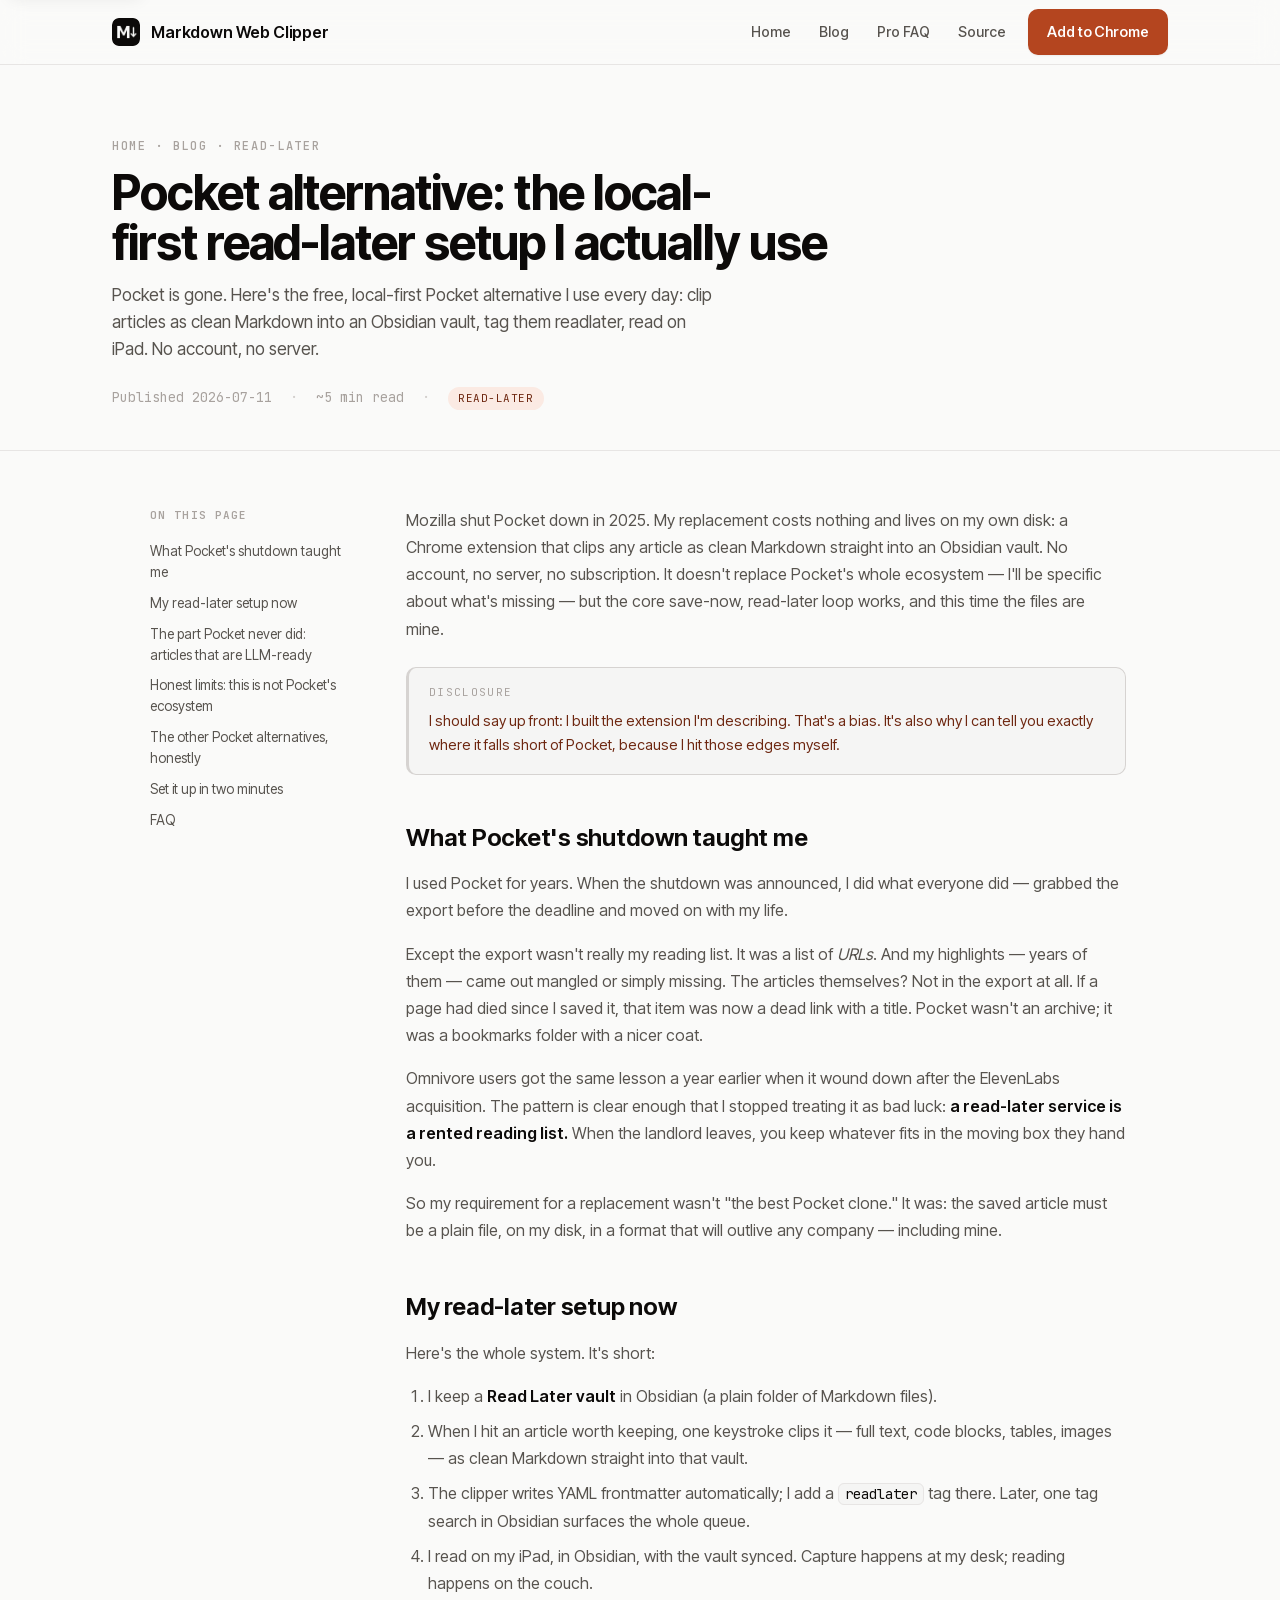
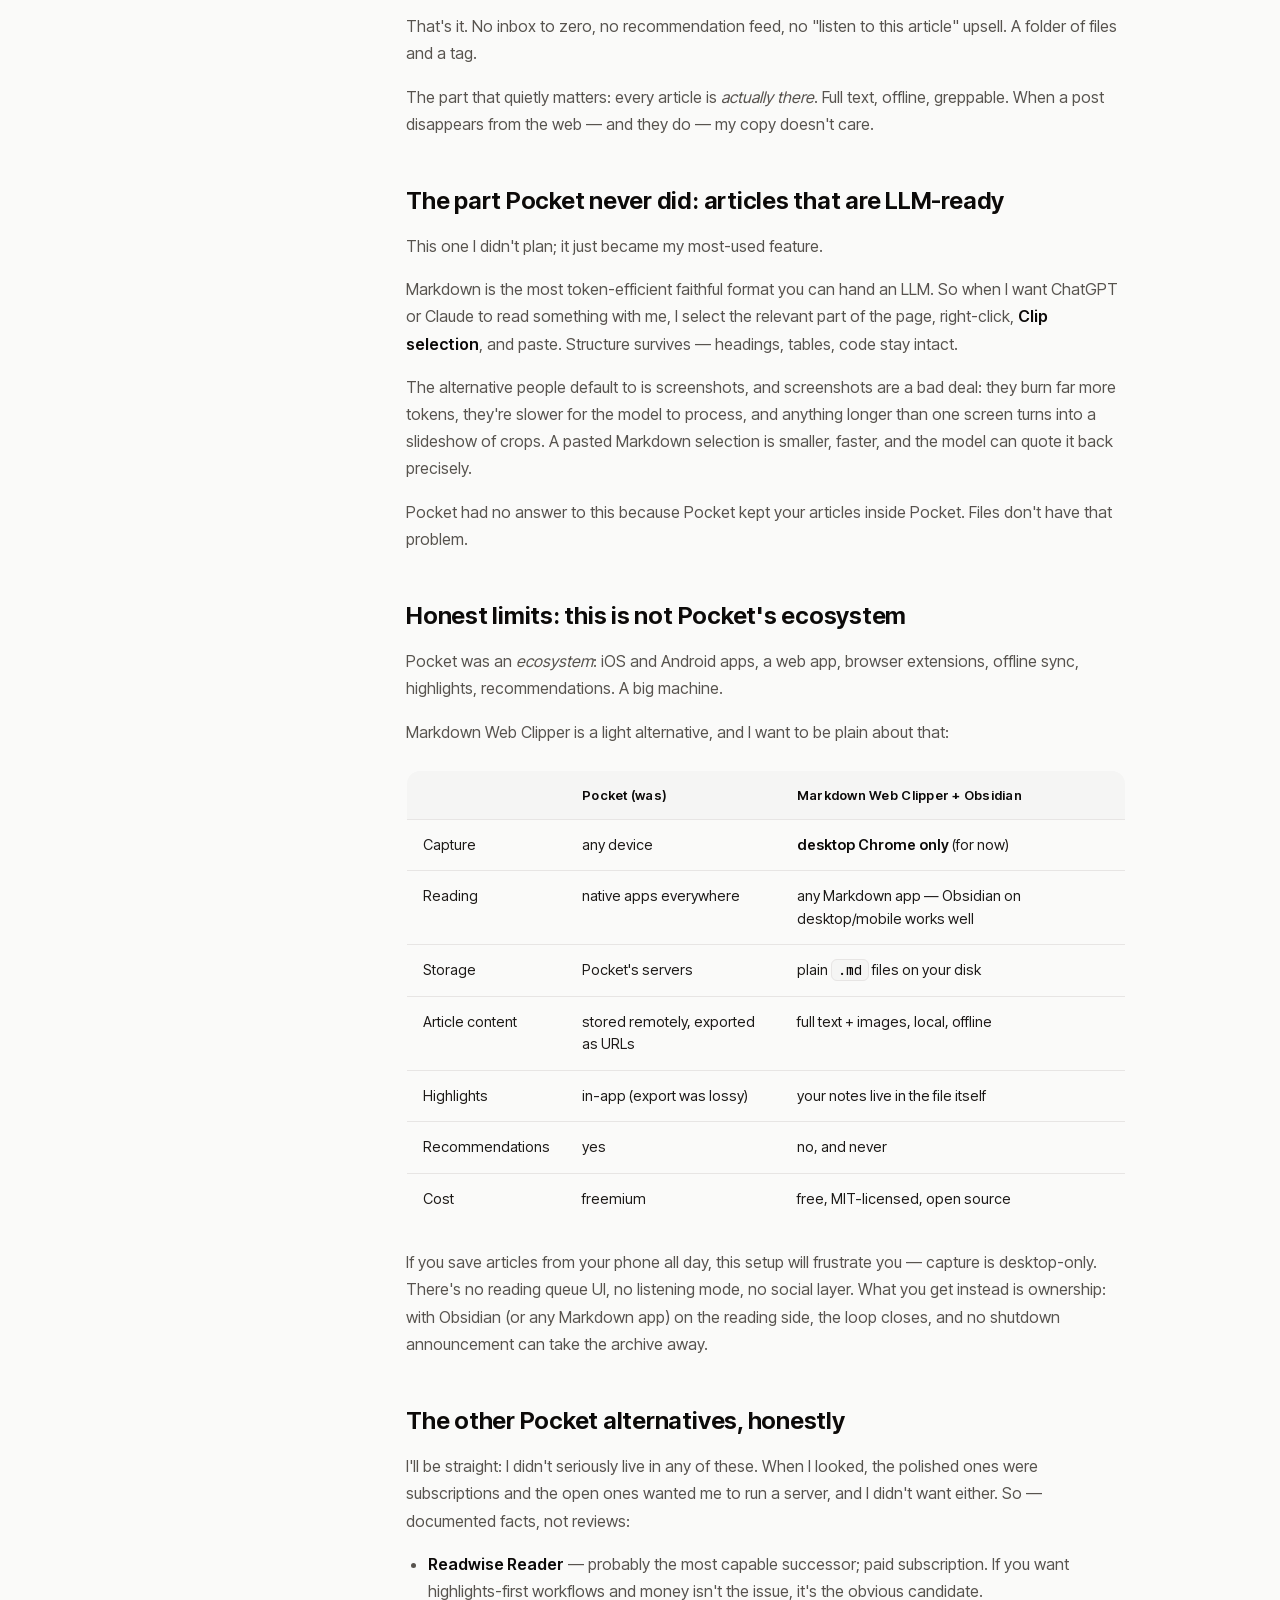
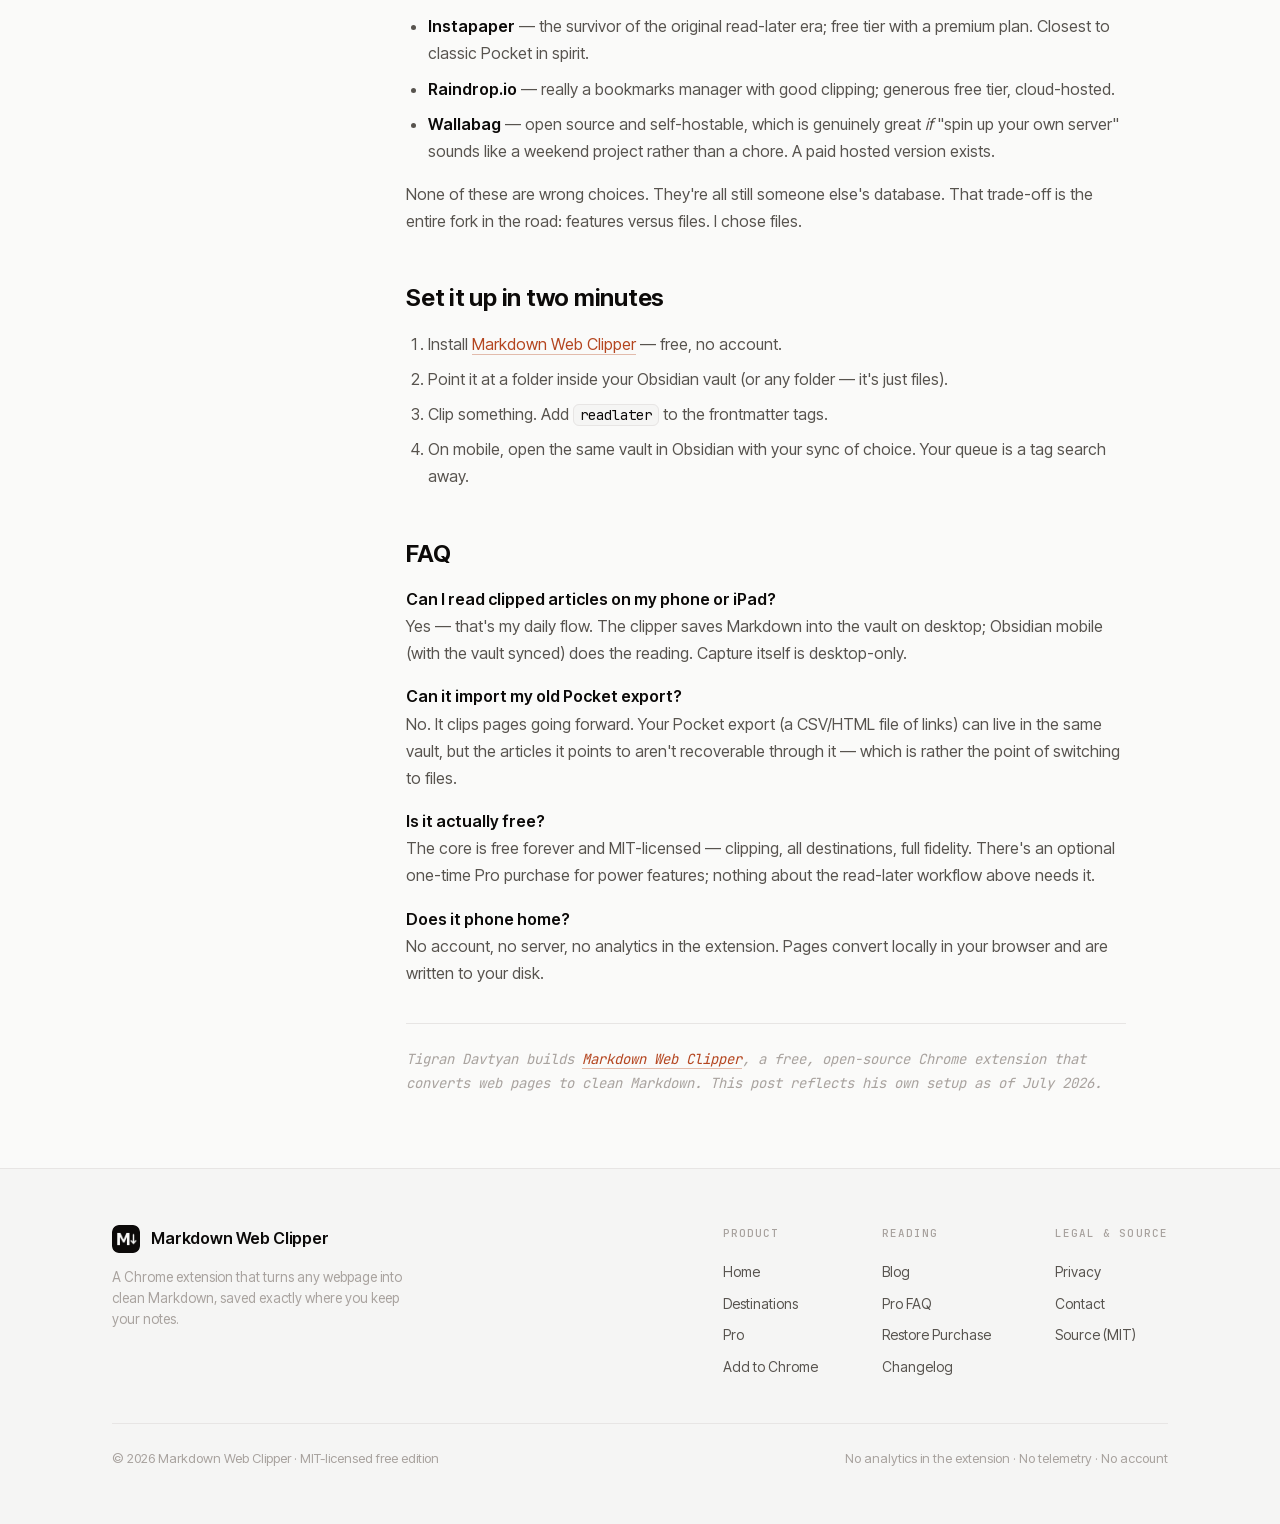
<file: blog/pocket-alternative-markdown-obsidian.html>
<!DOCTYPE html>
<html lang="en" data-density="standard" data-accent="100">
<head>
<meta charset="UTF-8" />
<meta name="viewport" content="width=device-width, initial-scale=1.0" />
<title>Pocket alternative: local-first read-later with Markdown + Obsidian</title>
<meta name="description" content="Pocket is gone. A free, local-first Pocket alternative: clip articles as clean Markdown into Obsidian, tag them readlater, read on iPad. No account." />
<link rel="canonical" href="https://markdownwebclipper.com/blog/pocket-alternative-markdown-obsidian" />
<link rel="icon" href="/favicon.ico" sizes="any" />
<link rel="icon" type="image/svg+xml" href="/favicon.svg" />
<link rel="icon" type="image/png" sizes="32x32" href="/favicon-32.png" />
<link rel="apple-touch-icon" href="/icon-128.png" />
<link rel="manifest" href="/site.webmanifest" />
<link rel="alternate" type="text/markdown" href="/blog/pocket-alternative-markdown-obsidian.md" />
<link rel="alternate" type="application/rss+xml" title="Markdown Web Clipper Blog" href="/blog/feed.xml" />
<meta name="theme-color" content="#fafaf9" media="(prefers-color-scheme: light)" />
<meta name="theme-color" content="#0c0a09" media="(prefers-color-scheme: dark)" />
<meta name="color-scheme" content="light dark" />
<meta property="og:title" content="Pocket alternative: the local-first read-later setup I use (Markdown + Obsidian)" />
<meta property="og:description" content="Pocket is gone. Here's the free, local-first Pocket alternative I use every day: clip articles as clean Markdown into an Obsidian vault, tag them readlater, read on iPad. No account, no server." />
<meta property="og:url" content="https://markdownwebclipper.com/blog/pocket-alternative-markdown-obsidian" />
<meta property="og:type" content="article" />
<meta property="og:image" content="https://markdownwebclipper.com/og-hero.png" />
<meta property="og:image:width" content="1200" />
<meta property="og:image:height" content="630" />
<meta name="twitter:card" content="summary_large_image" />
<meta name="twitter:image" content="https://markdownwebclipper.com/og-hero.png" />
<meta name="article:published_time" content="2026-07-11" />
<meta name="article:author" content="Tigran Davtyan" />
<link rel="preload" href="/fonts/inter-tight-latin.woff2" as="font" type="font/woff2" crossorigin />
<link rel="preload" href="/fonts/jetbrains-mono-latin.woff2" as="font" type="font/woff2" crossorigin />
<link rel="stylesheet" href="/tokens.css" />
<link rel="stylesheet" href="/style.css" />

<!-- BlogPosting schema — publication date, author, headline. Machine-readable
     metadata for search/LLM crawlers; no rich-result claims implied. -->
<script type="application/ld+json">
{
  "@context": "https://schema.org",
  "@type": "BlogPosting",
  "headline": "Life after Pocket: the local-first read-later setup I actually use",
  "description": "Pocket is gone. Here's the free, local-first Pocket alternative I use every day: clip articles as clean Markdown into an Obsidian vault, tag them readlater, read on iPad. No account, no server.",
  "image": "https://markdownwebclipper.com/og-hero.png",
  "datePublished": "2026-07-11",
  "dateModified": "2026-07-29",
  "author": {
    "@type": "Person",
    "name": "Tigran Davtyan",
    "sameAs": "https://github.com/Tigrandza"
  },
  "publisher": {
    "@type": "Organization",
    "name": "Markdown Web Clipper",
    "logo": {
      "@type": "ImageObject",
      "url": "https://markdownwebclipper.com/icon-128.png"
    }
  },
  "mainEntityOfPage": "https://markdownwebclipper.com/blog/pocket-alternative-markdown-obsidian"
}
</script>
<script type="application/ld+json">
{
  "@context": "https://schema.org",
  "@type": "BreadcrumbList",
  "itemListElement": [
    { "@type": "ListItem", "position": 1, "name": "Home", "item": "https://markdownwebclipper.com/" },
    { "@type": "ListItem", "position": 2, "name": "Blog", "item": "https://markdownwebclipper.com/blog/" },
    { "@type": "ListItem", "position": 3, "name": "Life after Pocket: the local-first read-later setup I actually use", "item": "https://markdownwebclipper.com/blog/pocket-alternative-markdown-obsidian" }
  ]
}
</script>
<!-- FAQPage schema — machine-readable Q/A aid only. FAQ rich results were
     retired May 2026; this is not a rich-result play. -->
<script type="application/ld+json">
{
  "@context": "https://schema.org",
  "@type": "FAQPage",
  "mainEntity": [
    {
      "@type": "Question",
      "name": "Can I read clipped articles on my phone or iPad?",
      "acceptedAnswer": {
        "@type": "Answer",
        "text": "Yes — that's my daily flow. The clipper saves Markdown into the vault on desktop; Obsidian mobile (with the vault synced) does the reading. Capture itself is desktop-only."
      }
    },
    {
      "@type": "Question",
      "name": "Can it import my old Pocket export?",
      "acceptedAnswer": {
        "@type": "Answer",
        "text": "No. It clips pages going forward. Your Pocket export (a CSV/HTML file of links) can live in the same vault, but the articles it points to aren't recoverable through it — which is rather the point of switching to files."
      }
    },
    {
      "@type": "Question",
      "name": "Is it actually free?",
      "acceptedAnswer": {
        "@type": "Answer",
        "text": "The core is free forever and MIT-licensed — clipping, all destinations, full fidelity. There's an optional one-time Pro purchase for power features; nothing about the read-later workflow above needs it."
      }
    },
    {
      "@type": "Question",
      "name": "Does it phone home?",
      "acceptedAnswer": {
        "@type": "Answer",
        "text": "No account, no server, no analytics in the extension. Pages convert locally in your browser and are written to your disk."
      }
    }
  ]
}
</script>
</head>
<body>
<a class="skip-link" href="#main">Skip to content</a>

<header class="site-header">
  <div class="wrap">
    <a class="brand" href="/" aria-label="Markdown Web Clipper home">
      <img src="/icon-128.png" alt="" />
      <span class="wordmark">Markdown Web Clipper</span>
    </a>
    <nav class="nav">
      <a href="/">Home</a>
      <a href="/blog/" class="hide-sm">Blog</a>
      <a href="/pro-faq" class="hide-sm">Pro FAQ</a>
      <a href="https://github.com/Tigrandza/markdown-web-clipper" class="hide-sm">Source</a>
      <a class="btn btn-primary" href="https://chromewebstore.google.com/detail/dpkinbemdemheacegfjbbkclcpbfedif?utm_source=markdownwebclipper.com&amp;utm_medium=website&amp;utm_campaign=blog" style="margin-left:6px">Add to Chrome</a>
    </nav>
  </div>
</header>

<main id="main">
  <section class="page-hero">
    <div class="wrap">
      <nav class="eyebrow breadcrumb" aria-label="Breadcrumb"><a href="/">Home</a> · <a href="/blog/">Blog</a> · <span>Read-later</span></nav>
      <h1 class="display" style="margin-top:12px">Pocket alternative: the local-first read-later setup I actually use</h1>
      <p class="lede" style="margin-top:14px; max-width:60ch">Pocket is gone. Here's the free, local-first Pocket alternative I use every day: clip articles as clean Markdown into an Obsidian vault, tag them readlater, read on iPad. No account, no server.</p>
      <div class="article-meta">
        <span>Published 2026-07-11</span>
        <span class="dot">·</span>
        <span>~5 min read</span>
        <span class="dot">·</span>
        <span class="tag">Read-later</span>
      </div>
    </div>
  </section>

  <div class="prose-layout">
    <aside class="toc">
      <h2>On this page</h2>
      <a href="#what-pocket-taught">What Pocket's shutdown taught me</a>
      <a href="#my-setup">My read-later setup now</a>
      <a href="#llm-ready">The part Pocket never did: articles that are LLM-ready</a>
      <a href="#honest-limits">Honest limits: this is not Pocket's ecosystem</a>
      <a href="#other-alternatives">The other Pocket alternatives, honestly</a>
      <a href="#set-it-up">Set it up in two minutes</a>
      <a href="#faq">FAQ</a>
    </aside>

    <article class="prose">
      <p>Mozilla shut Pocket down in 2025. My replacement costs nothing and lives on my own disk: a Chrome extension that clips any article as clean Markdown straight into an Obsidian vault. No account, no server, no subscription. It doesn't replace Pocket's whole ecosystem — I'll be specific about what's missing — but the core save-now, read-later loop works, and this time the files are mine.</p>

      <div class="callout disclosure"><p>I should say up front: I built the extension I'm describing. That's a bias. It's also why I can tell you exactly where it falls short of Pocket, because I hit those edges myself.</p></div>

      <h2 id="what-pocket-taught">What Pocket's shutdown taught me</h2>
      <p>I used Pocket for years. When the shutdown was announced, I did what everyone did — grabbed the export before the deadline and moved on with my life.</p>
      <p>Except the export wasn't really my reading list. It was a list of <em>URLs</em>. And my highlights — years of them — came out mangled or simply missing. The articles themselves? Not in the export at all. If a page had died since I saved it, that item was now a dead link with a title. Pocket wasn't an archive; it was a bookmarks folder with a nicer coat.</p>
      <p>Omnivore users got the same lesson a year earlier when it wound down after the ElevenLabs acquisition. The pattern is clear enough that I stopped treating it as bad luck: <strong>a read-later service is a rented reading list.</strong> When the landlord leaves, you keep whatever fits in the moving box they hand you.</p>
      <p>So my requirement for a replacement wasn't "the best Pocket clone." It was: the saved article must be a plain file, on my disk, in a format that will outlive any company — including mine.</p>

      <h2 id="my-setup">My read-later setup now</h2>
      <p>Here's the whole system. It's short:</p>
      <ol>
        <li>I keep a <strong>Read Later vault</strong> in Obsidian (a plain folder of Markdown files).</li>
        <li>When I hit an article worth keeping, one keystroke clips it — full text, code blocks, tables, images — as clean Markdown straight into that vault.</li>
        <li>The clipper writes YAML frontmatter automatically; I add a <code>readlater</code> tag there. Later, one tag search in Obsidian surfaces the whole queue.</li>
        <li>I read on my iPad, in Obsidian, with the vault synced. Capture happens at my desk; reading happens on the couch.</li>
      </ol>
      <p>That's it. No inbox to zero, no recommendation feed, no "listen to this article" upsell. A folder of files and a tag.</p>
      <p>The part that quietly matters: every article is <em>actually there</em>. Full text, offline, greppable. When a post disappears from the web — and they do — my copy doesn't care.</p>

      <h2 id="llm-ready">The part Pocket never did: articles that are LLM-ready</h2>
      <p>This one I didn't plan; it just became my most-used feature.</p>
      <p>Markdown is the most token-efficient faithful format you can hand an LLM. So when I want ChatGPT or Claude to read something with me, I select the relevant part of the page, right-click, <strong>Clip selection</strong>, and paste. Structure survives — headings, tables, code stay intact.</p>
      <p>The alternative people default to is screenshots, and screenshots are a bad deal: they burn far more tokens, they're slower for the model to process, and anything longer than one screen turns into a slideshow of crops. A pasted Markdown selection is smaller, faster, and the model can quote it back precisely.</p>
      <p>Pocket had no answer to this because Pocket kept your articles inside Pocket. Files don't have that problem.</p>

      <h2 id="honest-limits">Honest limits: this is not Pocket's ecosystem</h2>
      <p>Pocket was an <em>ecosystem</em>: iOS and Android apps, a web app, browser extensions, offline sync, highlights, recommendations. A big machine.</p>
      <p>Markdown Web Clipper is a light alternative, and I want to be plain about that:</p>
      <table class="compare-table">
        <caption class="sr-only">Pocket versus Markdown Web Clipper plus Obsidian, compared by capture, reading, storage, article content, highlights, recommendations, and cost.</caption>
        <thead>
          <tr>
            <th scope="col"></th>
            <th scope="col">Pocket (was)</th>
            <th scope="col">Markdown Web Clipper + Obsidian</th>
          </tr>
        </thead>
        <tbody>
          <tr>
            <td>Capture</td>
            <td data-label="Pocket (was)">any device</td>
            <td data-label="Markdown Web Clipper + Obsidian"><strong>desktop Chrome only</strong> (for now)</td>
          </tr>
          <tr>
            <td>Reading</td>
            <td data-label="Pocket (was)">native apps everywhere</td>
            <td data-label="Markdown Web Clipper + Obsidian">any Markdown app — Obsidian on desktop/mobile works well</td>
          </tr>
          <tr>
            <td>Storage</td>
            <td data-label="Pocket (was)">Pocket's servers</td>
            <td data-label="Markdown Web Clipper + Obsidian">plain <code>.md</code> files on your disk</td>
          </tr>
          <tr>
            <td>Article content</td>
            <td data-label="Pocket (was)">stored remotely, exported as URLs</td>
            <td data-label="Markdown Web Clipper + Obsidian">full text + images, local, offline</td>
          </tr>
          <tr>
            <td>Highlights</td>
            <td data-label="Pocket (was)">in-app (export was lossy)</td>
            <td data-label="Markdown Web Clipper + Obsidian">your notes live in the file itself</td>
          </tr>
          <tr>
            <td>Recommendations</td>
            <td data-label="Pocket (was)">yes</td>
            <td data-label="Markdown Web Clipper + Obsidian">no, and never</td>
          </tr>
          <tr>
            <td>Cost</td>
            <td data-label="Pocket (was)">freemium</td>
            <td data-label="Markdown Web Clipper + Obsidian">free, MIT-licensed, open source</td>
          </tr>
        </tbody>
      </table>
      <p>If you save articles from your phone all day, this setup will frustrate you — capture is desktop-only. There's no reading queue UI, no listening mode, no social layer. What you get instead is ownership: with Obsidian (or any Markdown app) on the reading side, the loop closes, and no shutdown announcement can take the archive away.</p>

      <h2 id="other-alternatives">The other Pocket alternatives, honestly</h2>
      <p>I'll be straight: I didn't seriously live in any of these. When I looked, the polished ones were subscriptions and the open ones wanted me to run a server, and I didn't want either. So — documented facts, not reviews:</p>
      <ul>
        <li><strong>Readwise Reader</strong> — probably the most capable successor; paid subscription. If you want highlights-first workflows and money isn't the issue, it's the obvious candidate.</li>
        <li><strong>Instapaper</strong> — the survivor of the original read-later era; free tier with a premium plan. Closest to classic Pocket in spirit.</li>
        <li><strong>Raindrop.io</strong> — really a bookmarks manager with good clipping; generous free tier, cloud-hosted.</li>
        <li><strong>Wallabag</strong> — open source and self-hostable, which is genuinely great <em>if</em> "spin up your own server" sounds like a weekend project rather than a chore. A paid hosted version exists.</li>
      </ul>
      <p>None of these are wrong choices. They're all still someone else's database. That trade-off is the entire fork in the road: features versus files. I chose files.</p>

      <h2 id="set-it-up">Set it up in two minutes</h2>
      <ol>
        <li>Install <a href="https://chromewebstore.google.com/detail/dpkinbemdemheacegfjbbkclcpbfedif?utm_source=markdownwebclipper.com&amp;utm_medium=website&amp;utm_campaign=blog">Markdown Web Clipper</a> — free, no account.</li>
        <li>Point it at a folder inside your Obsidian vault (or any folder — it's just files).</li>
        <li>Clip something. Add <code>readlater</code> to the frontmatter tags.</li>
        <li>On mobile, open the same vault in Obsidian with your sync of choice. Your queue is a tag search away.</li>
      </ol>

      <h2 id="faq">FAQ</h2>
      <p><strong>Can I read clipped articles on my phone or iPad?</strong><br />
      Yes — that's my daily flow. The clipper saves Markdown into the vault on desktop; Obsidian mobile (with the vault synced) does the reading. Capture itself is desktop-only.</p>
      <p><strong>Can it import my old Pocket export?</strong><br />
      No. It clips pages going forward. Your Pocket export (a CSV/HTML file of links) can live in the same vault, but the articles it points to aren't recoverable through it — which is rather the point of switching to files.</p>
      <p><strong>Is it actually free?</strong><br />
      The core is free forever and MIT-licensed — clipping, all destinations, full fidelity. There's an optional one-time Pro purchase for power features; nothing about the read-later workflow above needs it.</p>
      <p><strong>Does it phone home?</strong><br />
      No account, no server, no analytics in the extension. Pages convert locally in your browser and are written to your disk.</p>

      <p style="margin-top:36px; color:var(--fg-faint); font-size:14px; font-family:var(--font-mono); border-top:1px solid var(--border); padding-top:24px">
        <em>Tigran Davtyan builds <a href="https://github.com/Tigrandza/markdown-web-clipper" style="color:var(--accent)">Markdown Web Clipper</a>, a free, open-source Chrome extension that converts web pages to clean Markdown. This post reflects his own setup as of July 2026.</em>
      </p>
    </article>
  </div>
</main>

<footer class="site-footer">
  <div class="wrap">
    <div class="footer-grid">
      <div class="footer-brand">
        <a class="brand" href="/" aria-label="Markdown Web Clipper home"><img src="/icon-128.png" alt="" /><span class="wordmark">Markdown Web Clipper</span></a>
        <p>A Chrome extension that turns any webpage into clean Markdown, saved exactly where you keep your notes.</p>
      </div>
      <div class="footer-cols">
        <div class="footer-col">
          <h2>Product</h2>
          <a href="/">Home</a>
          <a href="/#destinations">Destinations</a>
          <a href="/#pro">Pro</a>
          <a href="https://chromewebstore.google.com/detail/dpkinbemdemheacegfjbbkclcpbfedif?utm_source=markdownwebclipper.com&amp;utm_medium=website&amp;utm_campaign=blog">Add to Chrome</a>
        </div>
        <div class="footer-col">
          <h2>Reading</h2>
          <a href="/blog/">Blog</a>
          <a href="/pro-faq">Pro FAQ</a>
          <a href="/restore">Restore Purchase</a>
          <a href="/changelog">Changelog</a>
        </div>
        <div class="footer-col">
          <h2>Legal &amp; source</h2>
          <a href="/privacy">Privacy</a>
          <a href="mailto:support@markdownwebclipper.com">Contact</a>
          <a href="https://github.com/Tigrandza/markdown-web-clipper">Source (MIT)</a>
        </div>
      </div>
    </div>
    <div class="footer-legal">
      <span>© 2026 Markdown Web Clipper · MIT-licensed free edition</span>
      <span>No analytics in the extension · No telemetry · No account</span>
    </div>
  </div>
</footer>

<script src="/landing.js"></script>
</body>
</html>
</file>
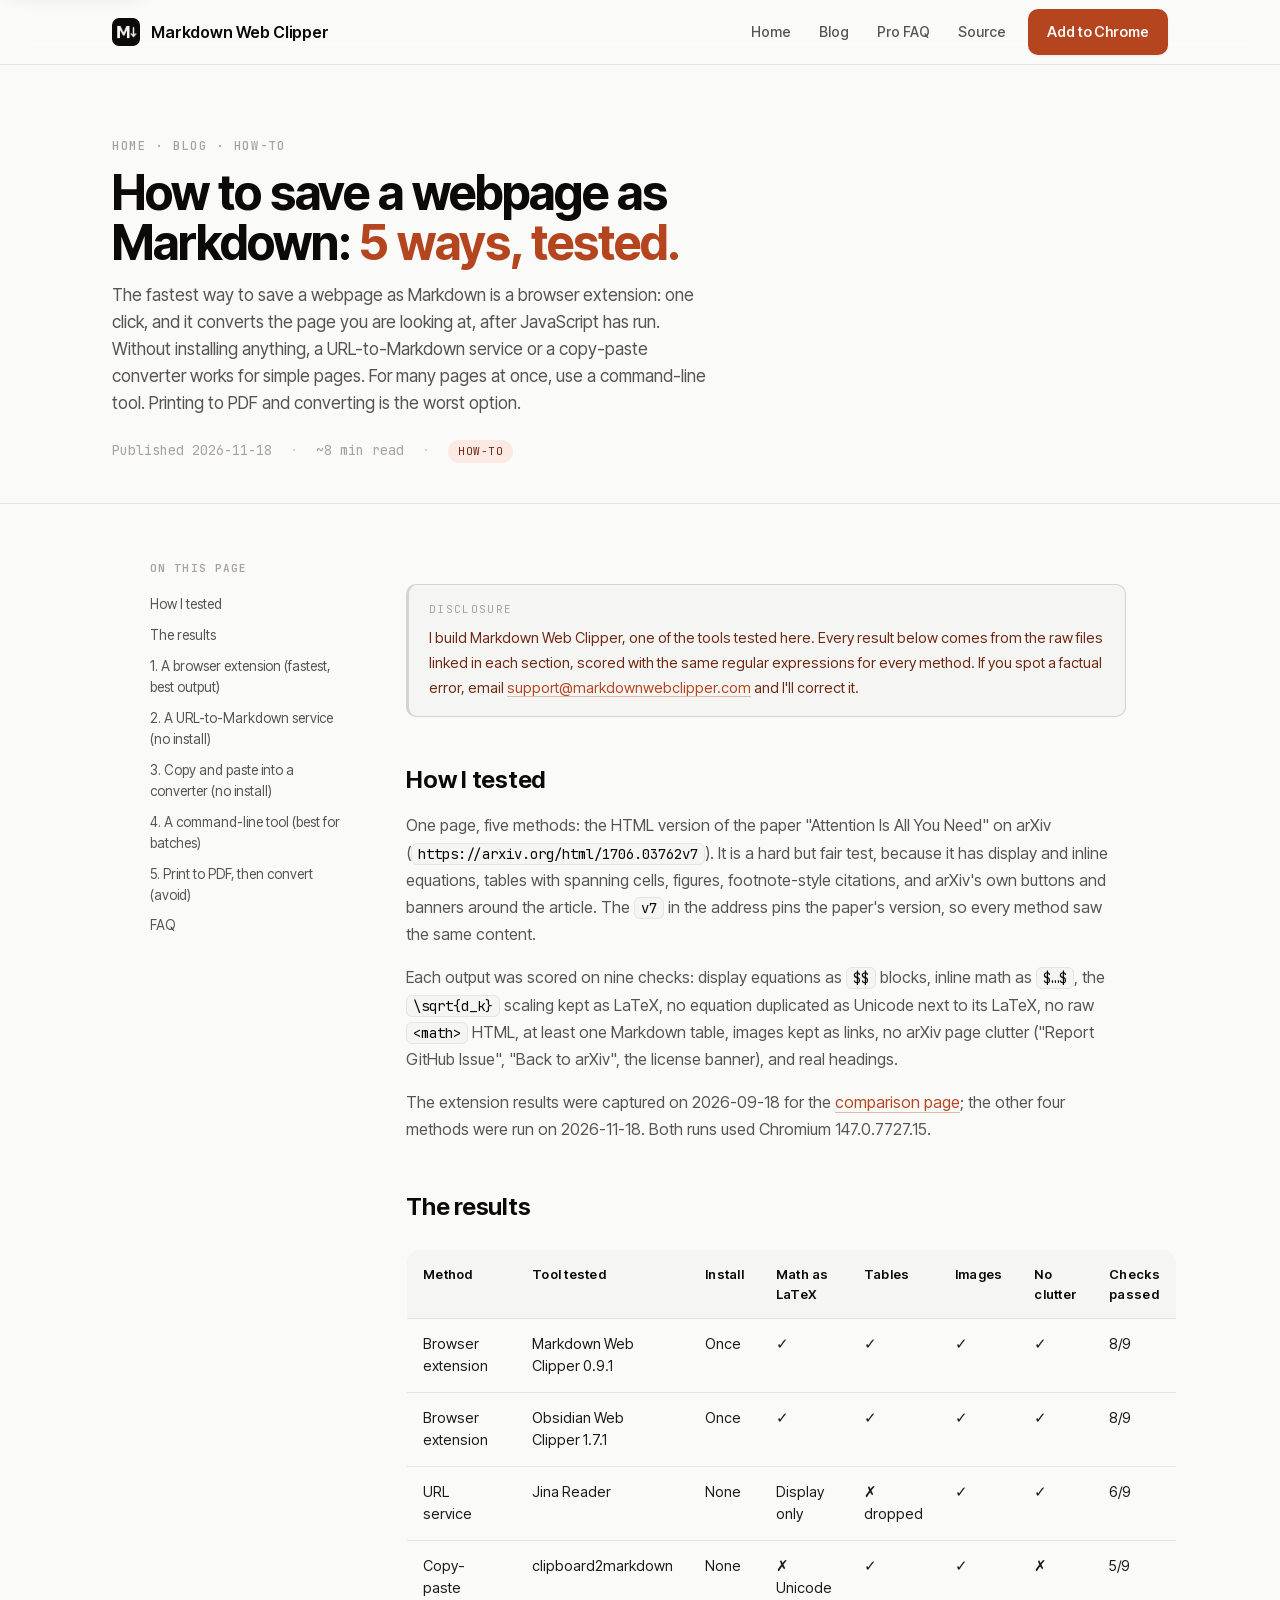
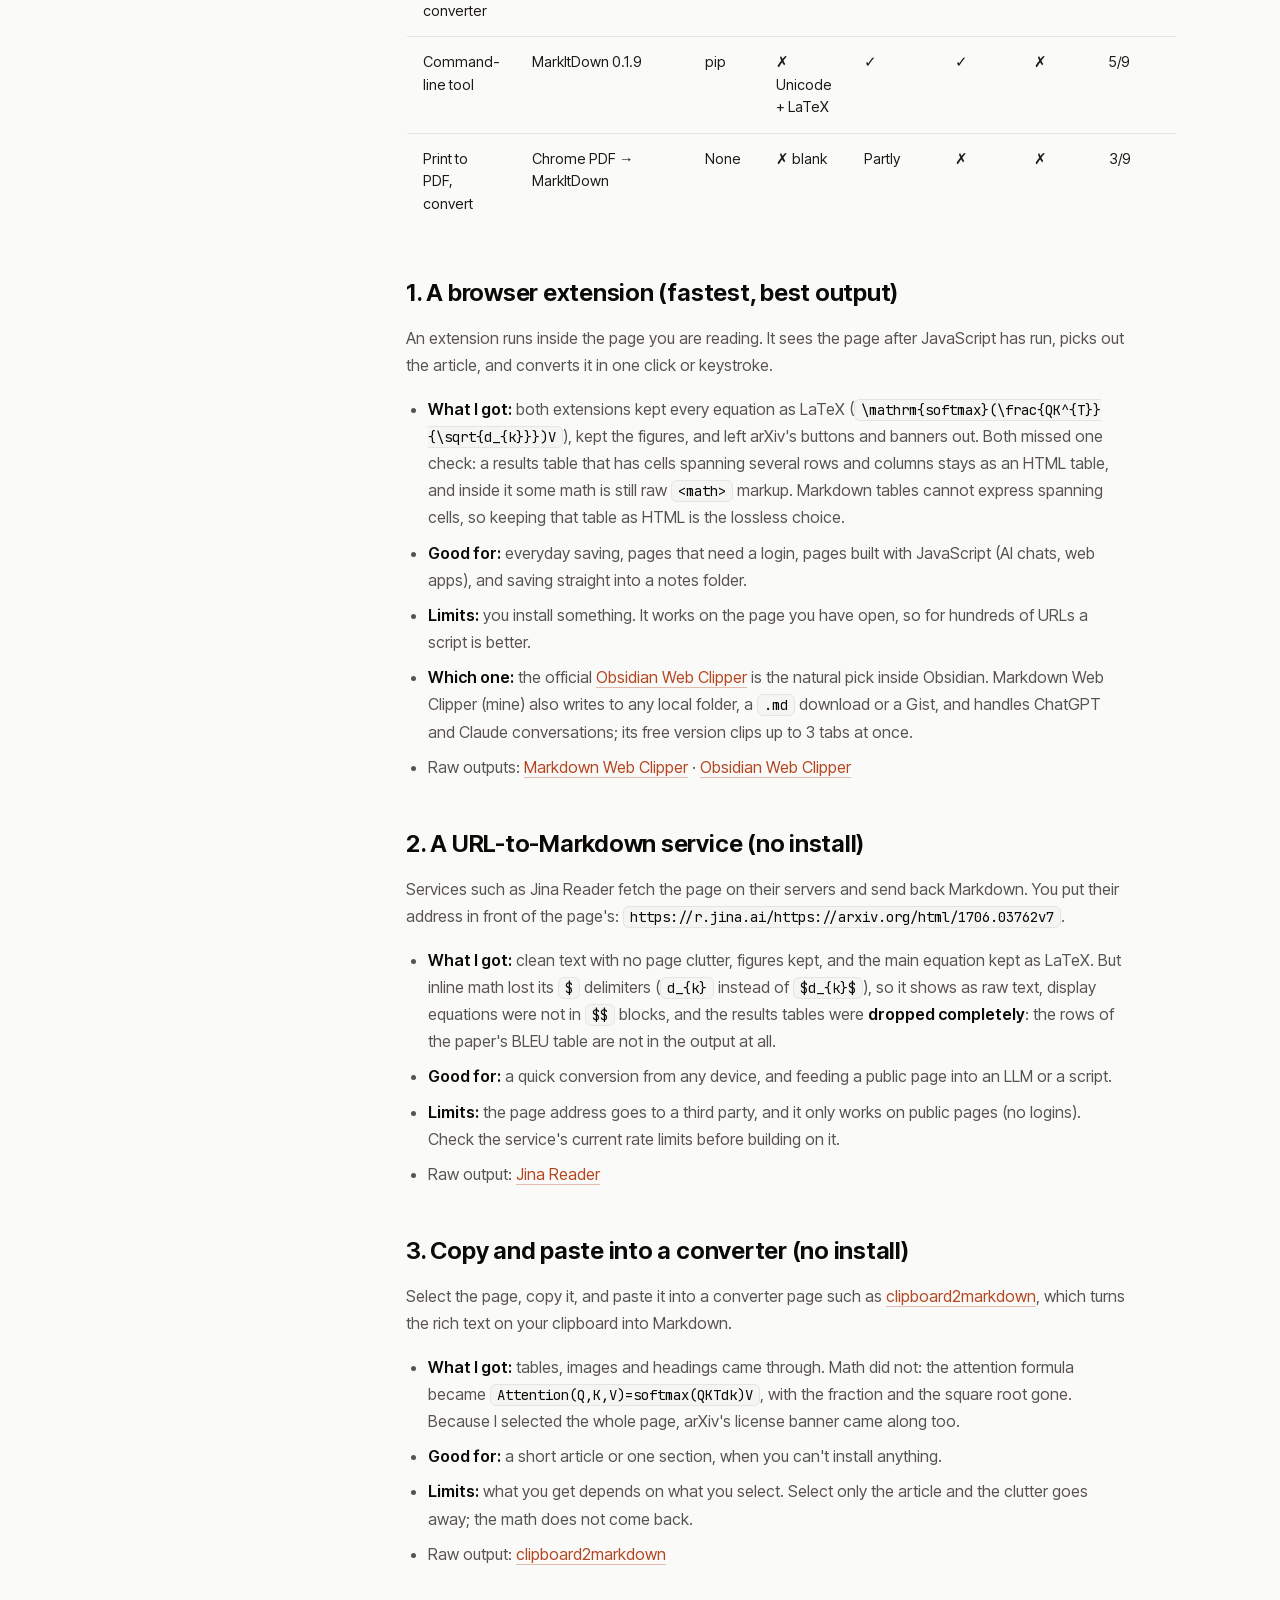
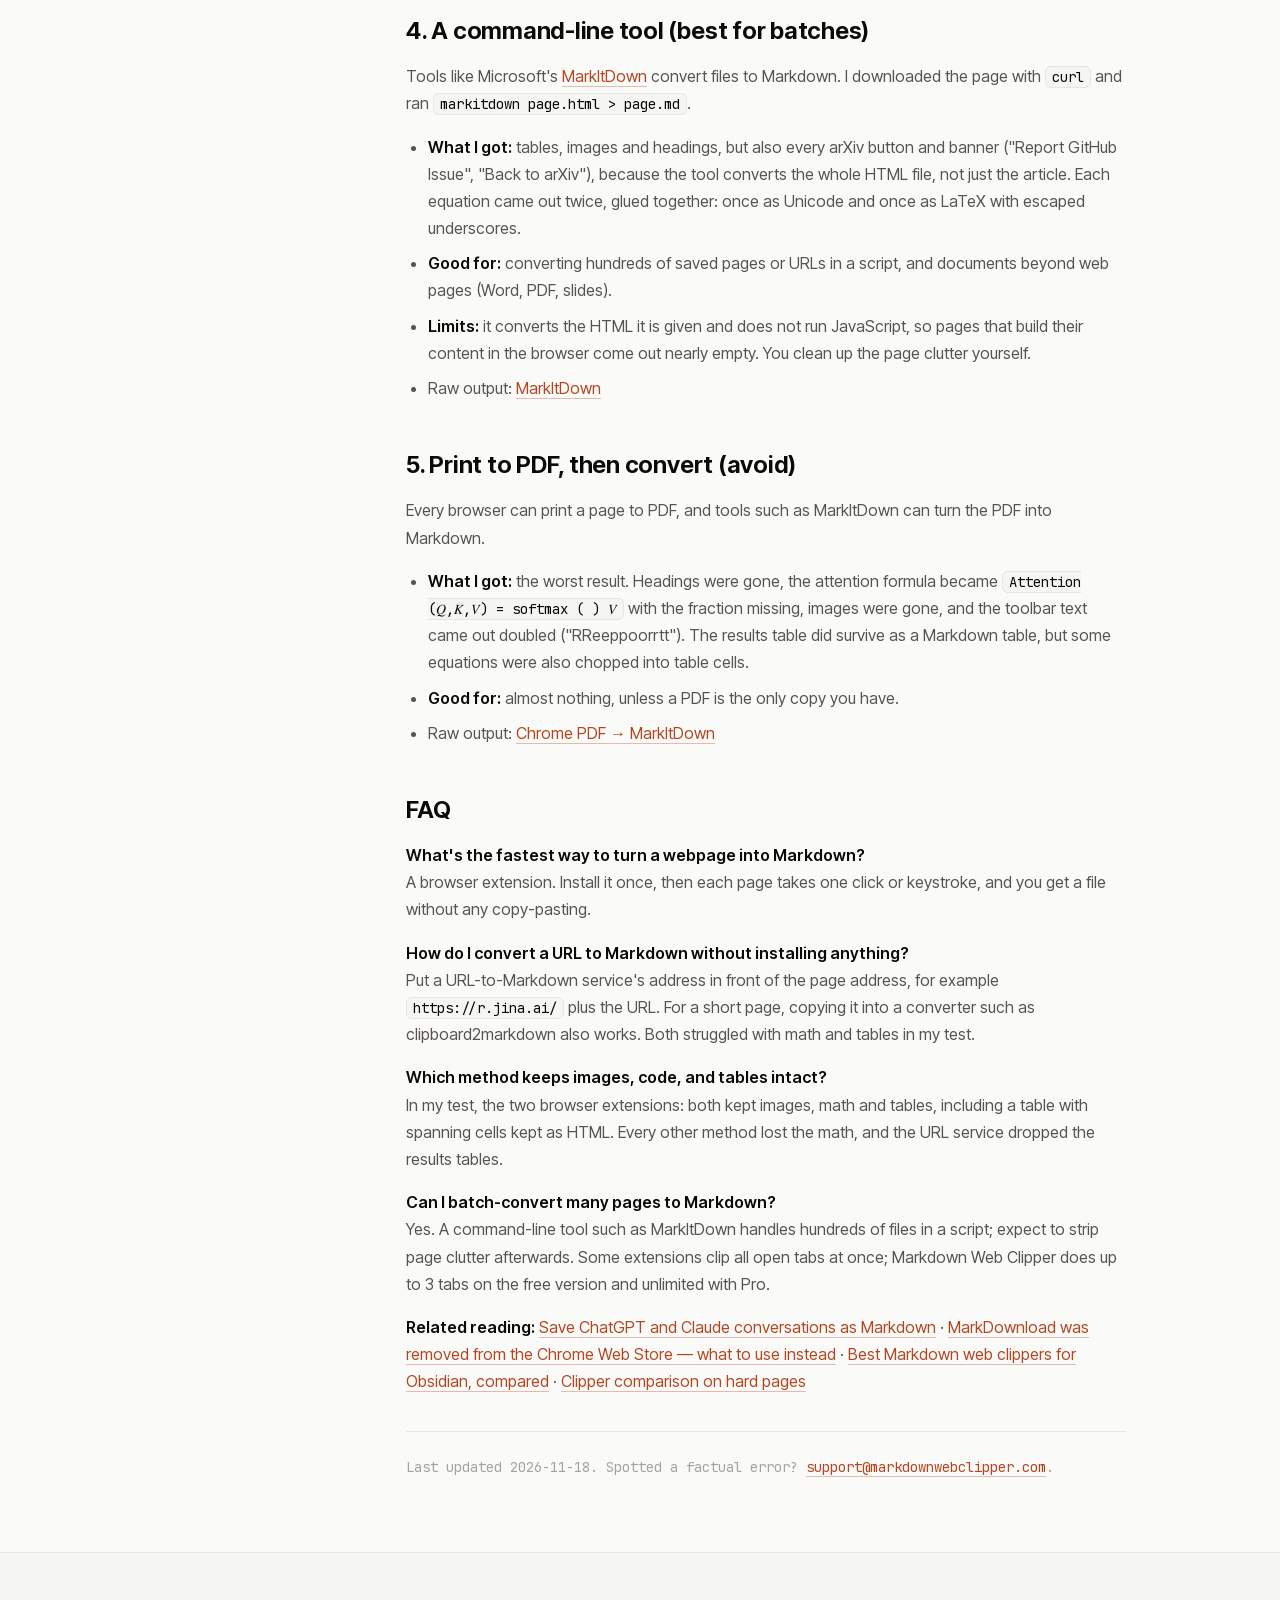
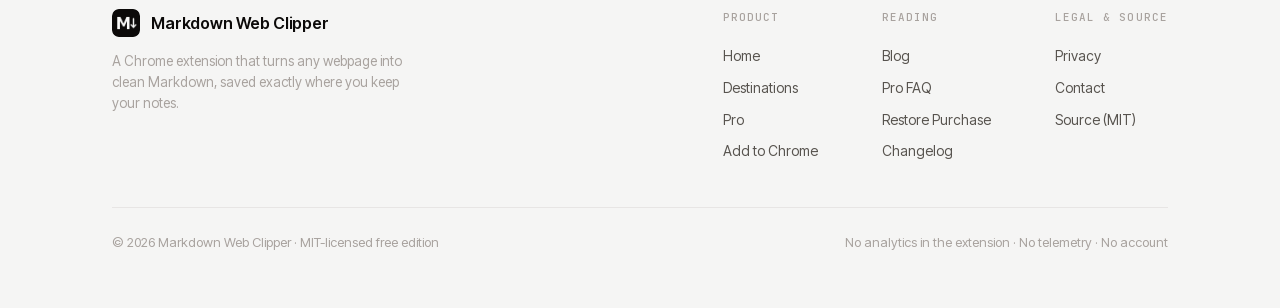
<file: blog/save-webpage-as-markdown.html>
<!DOCTYPE html>
<html lang="en" data-density="standard" data-accent="100">
<head>
<meta charset="UTF-8" />
<meta name="viewport" content="width=device-width, initial-scale=1.0" />
<title>How to save a webpage as Markdown: 5 ways compared (2026)</title>
<meta name="description" content="Five ways to save a webpage as Markdown, tested on one page: browser extension, URL service, copy-paste converter, CLI and print to PDF." />
<link rel="canonical" href="https://markdownwebclipper.com/blog/save-webpage-as-markdown" />
<link rel="icon" href="/favicon.ico" sizes="any" />
<link rel="icon" type="image/svg+xml" href="/favicon.svg" />
<link rel="icon" type="image/png" sizes="32x32" href="/favicon-32.png" />
<link rel="apple-touch-icon" href="/icon-128.png" />
<link rel="manifest" href="/site.webmanifest" />
<link rel="alternate" type="text/markdown" href="/blog/save-webpage-as-markdown.md" />
<link rel="alternate" type="application/rss+xml" title="Markdown Web Clipper Blog" href="/blog/feed.xml" />
<meta name="theme-color" content="#fafaf9" media="(prefers-color-scheme: light)" />
<meta name="theme-color" content="#0c0a09" media="(prefers-color-scheme: dark)" />
<meta name="color-scheme" content="light dark" />
<meta property="og:title" content="How to save a webpage as Markdown: 5 ways compared (2026)" />
<meta property="og:description" content="Browser extension, URL-to-Markdown service, copy-paste converter, command-line tool and print-to-PDF, each run on the same arXiv paper and scored on math, tables, images and clutter. Raw outputs linked." />
<meta property="og:url" content="https://markdownwebclipper.com/blog/save-webpage-as-markdown" />
<meta property="og:type" content="article" />
<meta property="og:image" content="https://markdownwebclipper.com/og-hero.png" />
<meta property="og:image:width" content="1200" />
<meta property="og:image:height" content="630" />
<meta name="twitter:card" content="summary_large_image" />
<meta name="twitter:image" content="https://markdownwebclipper.com/og-hero.png" />
<meta name="article:published_time" content="2026-11-18" />
<meta name="article:author" content="Markdown Web Clipper" />
<link rel="preload" href="/fonts/inter-tight-latin.woff2" as="font" type="font/woff2" crossorigin />
<link rel="preload" href="/fonts/jetbrains-mono-latin.woff2" as="font" type="font/woff2" crossorigin />
<link rel="stylesheet" href="/tokens.css" />
<link rel="stylesheet" href="/style.css" />

<!-- Article schema — drives the rich-results "Article" treatment in
     Google Search (publication date, author, headline). -->
<script type="application/ld+json">
{
  "@context": "https://schema.org",
  "@type": "BlogPosting",
  "headline": "How to save a webpage as Markdown: 5 ways compared (2026)",
  "description": "Five ways to save a webpage as Markdown, tested on one page: browser extension, URL service, copy-paste converter, CLI and print to PDF.",
  "image": "https://markdownwebclipper.com/og-hero.png",
  "datePublished": "2026-11-18",
  "dateModified": "2026-11-18",
  "author": {
    "@type": "Organization",
    "name": "Markdown Web Clipper",
    "url": "https://markdownwebclipper.com/"
  },
  "publisher": {
    "@type": "Organization",
    "name": "Markdown Web Clipper",
    "logo": {
      "@type": "ImageObject",
      "url": "https://markdownwebclipper.com/icon-128.png"
    }
  },
  "mainEntityOfPage": "https://markdownwebclipper.com/blog/save-webpage-as-markdown"
}
</script>
<script type="application/ld+json">
{
  "@context": "https://schema.org",
  "@type": "BreadcrumbList",
  "itemListElement": [
    { "@type": "ListItem", "position": 1, "name": "Home", "item": "https://markdownwebclipper.com/" },
    { "@type": "ListItem", "position": 2, "name": "Blog", "item": "https://markdownwebclipper.com/blog/" },
    { "@type": "ListItem", "position": 3, "name": "How to save a webpage as Markdown: 5 ways compared (2026)", "item": "https://markdownwebclipper.com/blog/save-webpage-as-markdown" }
  ]
}
</script>
<!-- FAQPage: machine aid only (no rich result since May 2026); mirrors the visible FAQ section. -->
<script type="application/ld+json">
{
  "@context": "https://schema.org",
  "@type": "FAQPage",
  "mainEntity": [
    {
      "@type": "Question",
      "name": "What's the fastest way to turn a webpage into Markdown?",
      "acceptedAnswer": {
        "@type": "Answer",
        "text": "A browser extension. Install it once, then each page takes one click or keystroke, and you get a file without any copy-pasting."
      }
    },
    {
      "@type": "Question",
      "name": "How do I convert a URL to Markdown without installing anything?",
      "acceptedAnswer": {
        "@type": "Answer",
        "text": "Put a URL-to-Markdown service's address in front of the page address, for example https://r.jina.ai/ plus the URL. For a short page, copying it into a converter such as clipboard2markdown also works. Both struggled with math and tables in my test."
      }
    },
    {
      "@type": "Question",
      "name": "Which method keeps images, code, and tables intact?",
      "acceptedAnswer": {
        "@type": "Answer",
        "text": "In my test, the two browser extensions: both kept images, math and tables, including a table with spanning cells kept as HTML. Every other method lost the math, and the URL service dropped the results tables."
      }
    },
    {
      "@type": "Question",
      "name": "Can I batch-convert many pages to Markdown?",
      "acceptedAnswer": {
        "@type": "Answer",
        "text": "Yes. A command-line tool such as MarkItDown handles hundreds of files in a script; expect to strip page clutter afterwards. Some extensions clip all open tabs at once; Markdown Web Clipper does up to 3 tabs on the free version and unlimited with Pro."
      }
    }
  ]
}
</script>
</head>
<body>
<a class="skip-link" href="#main">Skip to content</a>

<header class="site-header">
  <div class="wrap">
    <a class="brand" href="/" aria-label="Markdown Web Clipper home">
      <img src="/icon-128.png" alt="" />
      <span class="wordmark">Markdown Web Clipper</span>
    </a>
    <nav class="nav">
      <a href="/">Home</a>
      <a href="/blog/" class="hide-sm">Blog</a>
      <a href="/pro-faq" class="hide-sm">Pro FAQ</a>
      <a href="https://github.com/Tigrandza/markdown-web-clipper" class="hide-sm">Source</a>
      <a class="btn btn-primary" href="https://chromewebstore.google.com/detail/dpkinbemdemheacegfjbbkclcpbfedif?utm_source=markdownwebclipper.com&amp;utm_medium=website&amp;utm_campaign=blog-save-webpage" style="margin-left:6px">Add to Chrome</a>
    </nav>
  </div>
</header>

<main id="main">
  <section class="page-hero">
    <div class="wrap">
      <nav class="eyebrow breadcrumb" aria-label="Breadcrumb"><a href="/">Home</a> · <a href="/blog/">Blog</a> · <span>How-to</span></nav>
      <h1 class="display" style="margin-top:12px">How to save a webpage as Markdown: <span class="rust">5 ways, tested.</span></h1>
      <p class="lede" style="margin-top:14px; max-width:60ch">The fastest way to save a webpage as Markdown is a browser extension: one click, and it converts the page you are looking at, after JavaScript has run. Without installing anything, a URL-to-Markdown service or a copy-paste converter works for simple pages. For many pages at once, use a command-line tool. Printing to PDF and converting is the worst option.</p>
      <div class="article-meta">
        <span>Published 2026-11-18</span>
        <span class="dot">·</span>
        <span>~8 min read</span>
        <span class="dot">·</span>
        <span class="tag">How-to</span>
      </div>
    </div>
  </section>

  <div class="prose-layout">
    <aside class="toc">
      <h2>On this page</h2>
      <a href="#how-i-tested">How I tested</a>
      <a href="#the-results">The results</a>
      <a href="#1-a-browser-extension-fastest-best-output">1. A browser extension (fastest, best output)</a>
      <a href="#2-a-url-to-markdown-service-no-install">2. A URL-to-Markdown service (no install)</a>
      <a href="#3-copy-and-paste-into-a-converter-no-install">3. Copy and paste into a converter (no install)</a>
      <a href="#4-a-command-line-tool-best-for-batches">4. A command-line tool (best for batches)</a>
      <a href="#5-print-to-pdf-then-convert-avoid">5. Print to PDF, then convert (avoid)</a>
      <a href="#faq">FAQ</a>
    </aside>

    <article class="prose">
      <div class="callout disclosure"><p>I build Markdown Web Clipper, one of the tools tested here. Every result below comes from the raw files linked in each section, scored with the same regular expressions for every method. If you spot a factual error, email <a href="mailto:support@markdownwebclipper.com">support@markdownwebclipper.com</a> and I'll correct it.</p></div>

      <h2 id="how-i-tested">How I tested</h2>

      <p>One page, five methods: the HTML version of the paper "Attention Is All You Need" on arXiv (<code>https://arxiv.org/html/1706.03762v7</code>). It is a hard but fair test, because it has display and inline equations, tables with spanning cells, figures, footnote-style citations, and arXiv's own buttons and banners around the article. The <code>v7</code> in the address pins the paper's version, so every method saw the same content.</p>

      <p>Each output was scored on nine checks: display equations as <code>$$</code> blocks, inline math as <code>$…$</code>, the <code>\sqrt{d_k}</code> scaling kept as LaTeX, no equation duplicated as Unicode next to its LaTeX, no raw <code>&lt;math&gt;</code> HTML, at least one Markdown table, images kept as links, no arXiv page clutter ("Report GitHub Issue", "Back to arXiv", the license banner), and real headings.</p>

      <p>The extension results were captured on 2026-09-18 for the <a href="/compare">comparison page</a>; the other four methods were run on 2026-11-18. Both runs used Chromium 147.0.7727.15.</p>

      <h2 id="the-results">The results</h2>

      <table class="compare-table">
      <thead><tr><th>Method</th><th>Tool tested</th><th>Install</th><th>Math as LaTeX</th><th>Tables</th><th>Images</th><th>No clutter</th><th>Checks passed</th></tr></thead>
      <tbody>
      <tr><td>Browser extension</td><td data-label="Tool tested">Markdown Web Clipper 0.9.1</td><td data-label="Install">Once</td><td data-label="Math as LaTeX">✓</td><td data-label="Tables">✓</td><td data-label="Images">✓</td><td data-label="No clutter">✓</td><td data-label="Checks passed">8/9</td></tr>
      <tr><td>Browser extension</td><td data-label="Tool tested">Obsidian Web Clipper 1.7.1</td><td data-label="Install">Once</td><td data-label="Math as LaTeX">✓</td><td data-label="Tables">✓</td><td data-label="Images">✓</td><td data-label="No clutter">✓</td><td data-label="Checks passed">8/9</td></tr>
      <tr><td>URL service</td><td data-label="Tool tested">Jina Reader</td><td data-label="Install">None</td><td data-label="Math as LaTeX">Display only</td><td data-label="Tables">✗ dropped</td><td data-label="Images">✓</td><td data-label="No clutter">✓</td><td data-label="Checks passed">6/9</td></tr>
      <tr><td>Copy-paste converter</td><td data-label="Tool tested">clipboard2markdown</td><td data-label="Install">None</td><td data-label="Math as LaTeX">✗ Unicode</td><td data-label="Tables">✓</td><td data-label="Images">✓</td><td data-label="No clutter">✗</td><td data-label="Checks passed">5/9</td></tr>
      <tr><td>Command-line tool</td><td data-label="Tool tested">MarkItDown 0.1.9</td><td data-label="Install">pip</td><td data-label="Math as LaTeX">✗ Unicode + LaTeX</td><td data-label="Tables">✓</td><td data-label="Images">✓</td><td data-label="No clutter">✗</td><td data-label="Checks passed">5/9</td></tr>
      <tr><td>Print to PDF, convert</td><td data-label="Tool tested">Chrome PDF → MarkItDown</td><td data-label="Install">None</td><td data-label="Math as LaTeX">✗ blank</td><td data-label="Tables">Partly</td><td data-label="Images">✗</td><td data-label="No clutter">✗</td><td data-label="Checks passed">3/9</td></tr>
      </tbody></table>

      <h2 id="1-a-browser-extension-fastest-best-output">1. A browser extension (fastest, best output)</h2>

      <p>An extension runs inside the page you are reading. It sees the page after JavaScript has run, picks out the article, and converts it in one click or keystroke.</p>

      <ul>
        <li><strong>What I got:</strong> both extensions kept every equation as LaTeX (<code>\mathrm{softmax}(\frac{QK^{T}}{\sqrt{d_{k}}})V</code>), kept the figures, and left arXiv's buttons and banners out. Both missed one check: a results table that has cells spanning several rows and columns stays as an HTML table, and inside it some math is still raw <code>&lt;math&gt;</code> markup. Markdown tables cannot express spanning cells, so keeping that table as HTML is the lossless choice.</li>
        <li><strong>Good for:</strong> everyday saving, pages that need a login, pages built with JavaScript (AI chats, web apps), and saving straight into a notes folder.</li>
        <li><strong>Limits:</strong> you install something. It works on the page you have open, so for hundreds of URLs a script is better.</li>
        <li><strong>Which one:</strong> the official <a href="https://obsidian.md/clipper">Obsidian Web Clipper</a> is the natural pick inside Obsidian. Markdown Web Clipper (mine) also writes to any local folder, a <code>.md</code> download or a Gist, and handles ChatGPT and Claude conversations; its free version clips up to 3 tabs at once.</li>
        <li>Raw outputs: <a href="/compare-raw/arxiv-attention--clipper.md">Markdown Web Clipper</a> · <a href="/compare-raw/arxiv-attention--obsidian-web-clipper.md">Obsidian Web Clipper</a></li>
      </ul>

      <h2 id="2-a-url-to-markdown-service-no-install">2. A URL-to-Markdown service (no install)</h2>

      <p>Services such as Jina Reader fetch the page on their servers and send back Markdown. You put their address in front of the page's: <code>https://r.jina.ai/https://arxiv.org/html/1706.03762v7</code>.</p>

      <ul>
        <li><strong>What I got:</strong> clean text with no page clutter, figures kept, and the main equation kept as LaTeX. But inline math lost its <code>$</code> delimiters (<code>d_{k}</code> instead of <code>$d_{k}$</code>), so it shows as raw text, display equations were not in <code>$$</code> blocks, and the results tables were <strong>dropped completely</strong>: the rows of the paper's BLEU table are not in the output at all.</li>
        <li><strong>Good for:</strong> a quick conversion from any device, and feeding a public page into an LLM or a script.</li>
        <li><strong>Limits:</strong> the page address goes to a third party, and it only works on public pages (no logins). Check the service's current rate limits before building on it.</li>
        <li>Raw output: <a href="/compare-raw/arxiv-attention--jina-reader.md">Jina Reader</a></li>
      </ul>

      <h2 id="3-copy-and-paste-into-a-converter-no-install">3. Copy and paste into a converter (no install)</h2>

      <p>Select the page, copy it, and paste it into a converter page such as <a href="https://euangoddard.github.io/clipboard2markdown/">clipboard2markdown</a>, which turns the rich text on your clipboard into Markdown.</p>

      <ul>
        <li><strong>What I got:</strong> tables, images and headings came through. Math did not: the attention formula became <code>Attention⁡(Q,K,V)=softmax⁡(Q​KTdk)​V</code>, with the fraction and the square root gone. Because I selected the whole page, arXiv's license banner came along too.</li>
        <li><strong>Good for:</strong> a short article or one section, when you can't install anything.</li>
        <li><strong>Limits:</strong> what you get depends on what you select. Select only the article and the clutter goes away; the math does not come back.</li>
        <li>Raw output: <a href="/compare-raw/arxiv-attention--clipboard2markdown.md">clipboard2markdown</a></li>
      </ul>

      <h2 id="4-a-command-line-tool-best-for-batches">4. A command-line tool (best for batches)</h2>

      <p>Tools like Microsoft's <a href="https://github.com/microsoft/markitdown">MarkItDown</a> convert files to Markdown. I downloaded the page with <code>curl</code> and ran <code>markitdown page.html &gt; page.md</code>.</p>

      <ul>
        <li><strong>What I got:</strong> tables, images and headings, but also every arXiv button and banner ("Report GitHub Issue", "Back to arXiv"), because the tool converts the whole HTML file, not just the article. Each equation came out twice, glued together: once as Unicode and once as LaTeX with escaped underscores.</li>
        <li><strong>Good for:</strong> converting hundreds of saved pages or URLs in a script, and documents beyond web pages (Word, PDF, slides).</li>
        <li><strong>Limits:</strong> it converts the HTML it is given and does not run JavaScript, so pages that build their content in the browser come out nearly empty. You clean up the page clutter yourself.</li>
        <li>Raw output: <a href="/compare-raw/arxiv-attention--markitdown.md">MarkItDown</a></li>
      </ul>

      <h2 id="5-print-to-pdf-then-convert-avoid">5. Print to PDF, then convert (avoid)</h2>

      <p>Every browser can print a page to PDF, and tools such as MarkItDown can turn the PDF into Markdown.</p>

      <ul>
        <li><strong>What I got:</strong> the worst result. Headings were gone, the attention formula became <code>Attention (𝑄,𝐾,𝑉) = softmax ( ) 𝑉</code> with the fraction missing, images were gone, and the toolbar text came out doubled ("RReeppoorrtt"). The results table did survive as a Markdown table, but some equations were also chopped into table cells.</li>
        <li><strong>Good for:</strong> almost nothing, unless a PDF is the only copy you have.</li>
        <li>Raw output: <a href="/compare-raw/arxiv-attention--print-pdf.md">Chrome PDF → MarkItDown</a></li>
      </ul>

      <h2 id="faq">FAQ</h2>

      <p><strong>What's the fastest way to turn a webpage into Markdown?</strong><br />A browser extension. Install it once, then each page takes one click or keystroke, and you get a file without any copy-pasting.</p>

      <p><strong>How do I convert a URL to Markdown without installing anything?</strong><br />Put a URL-to-Markdown service's address in front of the page address, for example <code>https://r.jina.ai/</code> plus the URL. For a short page, copying it into a converter such as clipboard2markdown also works. Both struggled with math and tables in my test.</p>

      <p><strong>Which method keeps images, code, and tables intact?</strong><br />In my test, the two browser extensions: both kept images, math and tables, including a table with spanning cells kept as HTML. Every other method lost the math, and the URL service dropped the results tables.</p>

      <p><strong>Can I batch-convert many pages to Markdown?</strong><br />Yes. A command-line tool such as MarkItDown handles hundreds of files in a script; expect to strip page clutter afterwards. Some extensions clip all open tabs at once; Markdown Web Clipper does up to 3 tabs on the free version and unlimited with Pro.</p>

      <p><strong>Related reading:</strong> <a href="/blog/export-chatgpt-claude-conversations-markdown">Save ChatGPT and Claude conversations as Markdown</a> · <a href="/blog/markdownload-alternative">MarkDownload was removed from the Chrome Web Store — what to use instead</a> · <a href="/blog/best-markdown-web-clippers-2026">Best Markdown web clippers for Obsidian, compared</a> · <a href="/compare">Clipper comparison on hard pages</a></p>

      <p style="margin-top:36px; color:var(--fg-faint); font-size:14px; font-family:var(--font-mono); border-top:1px solid var(--border); padding-top:24px">
        Last updated 2026-11-18. Spotted a factual error? <a href="mailto:support@markdownwebclipper.com" style="color:var(--accent)">support@markdownwebclipper.com</a>.
      </p>
    </article>
  </div>
</main>

<footer class="site-footer">
  <div class="wrap">
    <div class="footer-grid">
      <div class="footer-brand">
        <a class="brand" href="/" aria-label="Markdown Web Clipper home"><img src="/icon-128.png" alt="" /><span class="wordmark">Markdown Web Clipper</span></a>
        <p>A Chrome extension that turns any webpage into clean Markdown, saved exactly where you keep your notes.</p>
      </div>
      <div class="footer-cols">
        <div class="footer-col">
          <h2>Product</h2>
          <a href="/">Home</a>
          <a href="/#destinations">Destinations</a>
          <a href="/#pro">Pro</a>
          <a href="https://chromewebstore.google.com/detail/dpkinbemdemheacegfjbbkclcpbfedif?utm_source=markdownwebclipper.com&amp;utm_medium=website&amp;utm_campaign=blog-save-webpage">Add to Chrome</a>
        </div>
        <div class="footer-col">
          <h2>Reading</h2>
          <a href="/blog/">Blog</a>
          <a href="/pro-faq">Pro FAQ</a>
          <a href="/restore">Restore Purchase</a>
          <a href="/changelog">Changelog</a>
        </div>
        <div class="footer-col">
          <h2>Legal &amp; source</h2>
          <a href="/privacy">Privacy</a>
          <a href="mailto:support@markdownwebclipper.com">Contact</a>
          <a href="https://github.com/Tigrandza/markdown-web-clipper">Source (MIT)</a>
        </div>
      </div>
    </div>
    <div class="footer-legal">
      <span>© 2026 Markdown Web Clipper · MIT-licensed free edition</span>
      <span>No analytics in the extension · No telemetry · No account</span>
    </div>
  </div>
</footer>

<script src="/landing.js"></script>
</body>
</html>
</file>
<file: tokens.css>
:root{--bg: #fafaf9;--surface: #ffffff;--surface-2: #f5f5f4;--fg: #1c1917;--fg-strong: #0c0a09;--fg-muted: #57534e;--fg-faint: #a8a29e;--border: #e7e5e4;--border-strong: #d6d3d1;--accent-60: #c5795c;--accent-100: #b4451f;--accent-140: #a5380f;--accent: var(--accent-100);--accent-ink: #6e2710;--accent-subtle: #fbeae3;--on-accent: #ffffff;--success: #166534;--success-bg: #dcfce7;--code-bg: #0c0a09;--code-fg: #f5f5f4;--syn-key: #57534e;--syn-val: #b4451f;--font-sans: "Inter Tight", -apple-system, BlinkMacSystemFont, "Segoe UI", sans-serif;--font-mono: "JetBrains Mono", ui-monospace, Menlo, monospace;--lh-display: 1.05;--lh-tight: 1.15;--lh-body: 1.55;--tracking-display: -.022em;--r-xs: 6px;--r-sm: 8px;--r-md: 10px;--r-lg: 14px;--r-xl: 18px;--r-2xl: 22px;--r-pill: 999px;--shadow-sm: 0 1px 2px rgba(28, 25, 23, .06);--shadow-md: 0 4px 16px rgba(28, 25, 23, .06), 0 1px 3px rgba(28, 25, 23, .05);--shadow-lg: 0 18px 50px -16px rgba(28, 25, 23, .18), 0 4px 12px rgba(28, 25, 23, .05);--shadow-pop: 0 24px 64px -20px rgba(28, 25, 23, .22), 0 2px 8px rgba(28, 25, 23, .06);--section-y: 112px;--gap-block: 28px;--maxw: 1120px;--maxw-prose: 720px}@media(prefers-color-scheme:dark){:root:not([data-theme=light]){--bg: #0c0a09;--surface: #1c1917;--surface-2: #171311;--fg: #f5f5f4;--fg-strong: #f5f5f4;--fg-muted: #a8a29e;--fg-faint: #57534e;--border: #27272a;--border-strong: #3a3a3e;--accent-60: #e2a285;--accent-100: #e07a4f;--accent-140: #ef6a36;--accent: var(--accent-100);--accent-ink: #f0c3ae;--accent-subtle: #2a160c;--on-accent: #1c0f08;--success: #4ade80;--success-bg: #143323;--code-bg: #000000;--code-fg: #f5f5f4;--syn-key: #a8a29e;--syn-val: #e07a4f;--shadow-sm: 0 1px 2px rgba(0, 0, 0, .4);--shadow-md: 0 4px 16px rgba(0, 0, 0, .4), 0 1px 3px rgba(0, 0, 0, .5);--shadow-lg: 0 18px 50px -16px rgba(0, 0, 0, .6), 0 4px 12px rgba(0, 0, 0, .4);--shadow-pop: 0 24px 64px -20px rgba(0, 0, 0, .7), 0 2px 8px rgba(0, 0, 0, .5)}}:root[data-theme=dark]{--bg: #0c0a09;--surface: #1c1917;--surface-2: #171311;--fg: #f5f5f4;--fg-strong: #f5f5f4;--fg-muted: #a8a29e;--fg-faint: #57534e;--border: #27272a;--border-strong: #3a3a3e;--accent-60: #e2a285;--accent-100: #e07a4f;--accent-140: #ef6a36;--accent: var(--accent-100);--accent-ink: #f0c3ae;--accent-subtle: #2a160c;--on-accent: #1c0f08;--success: #4ade80;--success-bg: #143323;--code-bg: #000000;--code-fg: #f5f5f4;--syn-key: #a8a29e;--syn-val: #e07a4f;--shadow-sm: 0 1px 2px rgba(0, 0, 0, .4);--shadow-md: 0 4px 16px rgba(0, 0, 0, .4), 0 1px 3px rgba(0, 0, 0, .5);--shadow-lg: 0 18px 50px -16px rgba(0, 0, 0, .6), 0 4px 12px rgba(0, 0, 0, .4);--shadow-pop: 0 24px 64px -20px rgba(0, 0, 0, .7), 0 2px 8px rgba(0, 0, 0, .5)}
</file>
<file: style.css>
@font-face{font-family:Inter Tight;font-style:normal;font-weight:400 700;font-display:swap;src:url(/fonts/inter-tight-latin.woff2) format("woff2");unicode-range:U+0000-00FF,U+0131,U+0152-0153,U+02BB-02BC,U+02C6,U+02DA,U+02DC,U+0304,U+0308,U+0329,U+2000-206F,U+20AC,U+2122,U+2191,U+2193,U+2212,U+2215,U+FEFF,U+FFFD}@font-face{font-family:Inter Tight;font-style:normal;font-weight:400 700;font-display:swap;src:url(/fonts/inter-tight-latin-ext.woff2) format("woff2");unicode-range:U+0100-02AF,U+0304,U+0308,U+0329,U+1E00-1E9F,U+1EF2-1EFF,U+2020,U+20A0-20AB,U+20AD-20C0,U+2113,U+2C60-2C7F,U+A720-A7FF}@font-face{font-family:JetBrains Mono;font-style:normal;font-weight:400 600;font-display:swap;src:url(/fonts/jetbrains-mono-latin.woff2) format("woff2");unicode-range:U+0000-00FF,U+0131,U+0152-0153,U+02BB-02BC,U+02C6,U+02DA,U+02DC,U+0304,U+0308,U+0329,U+2000-206F,U+20AC,U+2122,U+2191,U+2193,U+2212,U+2215,U+FEFF,U+FFFD}@font-face{font-family:JetBrains Mono;font-style:normal;font-weight:400 600;font-display:swap;src:url(/fonts/jetbrains-mono-latin-ext.woff2) format("woff2");unicode-range:U+0100-02AF,U+0304,U+0308,U+0329,U+1E00-1E9F,U+1EF2-1EFF,U+2020,U+20A0-20AB,U+20AD-20C0,U+2113,U+2C60-2C7F,U+A720-A7FF}*,*:before,*:after{box-sizing:border-box}*{margin:0}html{-webkit-text-size-adjust:100%;scroll-behavior:smooth;scroll-padding-top:80px}body{font-family:var(--font-sans);font-weight:400;line-height:var(--lh-body);color:var(--fg);background:var(--bg);-webkit-font-smoothing:antialiased;text-rendering:optimizeLegibility;font-feature-settings:"cv11","ss01"}img,svg{display:block;max-width:100%}a{color:inherit;text-decoration:none}button{font:inherit;color:inherit;cursor:pointer;background:none;border:none}code,pre,.mono{font-family:var(--font-mono)}::selection{background:var(--accent-subtle);color:var(--accent-ink)}:focus-visible{outline:2px solid var(--accent);outline-offset:2px;border-radius:4px}.sr-only{position:absolute;width:1px;height:1px;padding:0;margin:-1px;overflow:hidden;clip:rect(0,0,0,0);white-space:nowrap;border:0}.skip-link{position:absolute;left:8px;top:-48px;z-index:1000;padding:10px 16px;background:var(--surface);color:var(--fg-strong);border:1px solid var(--border);border-radius:var(--r-sm);box-shadow:var(--shadow-md);font-size:14px;font-weight:550;transition:top .15s ease}.skip-link:focus{top:8px}.breadcrumb{display:block}.breadcrumb a{color:inherit;text-decoration:none}.breadcrumb a:hover{color:var(--accent)}.wrap{width:100%;max-width:var(--maxw);margin-inline:auto;padding-inline:32px}section.band{padding-block:var(--section-y)}.band+.band{border-top:1px solid var(--border)}:root[data-density=compact]{--section-y: 76px;--gap-block: 20px}:root[data-density=standard]{--section-y: 112px;--gap-block: 28px}:root[data-density=breathing]{--section-y: 160px;--gap-block: 40px}:root[data-accent="60"]{--accent: var(--accent-60)}:root[data-accent="100"]{--accent: var(--accent-100)}:root[data-accent="140"]{--accent: var(--accent-140)}.eyebrow{font-family:var(--font-mono);font-size:12px;letter-spacing:.14em;text-transform:uppercase;color:var(--fg-faint);font-weight:500;white-space:nowrap}.display{font-weight:700;line-height:var(--lh-display);letter-spacing:var(--tracking-display);color:var(--fg-strong);text-wrap:balance}h1.display{font-size:clamp(40px,5.4vw,68px)}h2.display{font-size:clamp(32px,3.8vw,46px)}h3.display{font-size:clamp(24px,2.4vw,30px)}.rust{color:var(--accent)}.lede{font-size:clamp(17px,1.35vw,19px);color:var(--fg-muted);max-width:46ch;text-wrap:pretty}.section-head{max-width:52ch;margin-bottom:48px}.section-head .lede{margin-top:16px}.site-header{position:sticky;top:0;z-index:40;background:color-mix(in srgb,var(--bg) 82%,transparent);backdrop-filter:saturate(140%) blur(12px);border-bottom:1px solid var(--border)}.site-header .wrap{display:flex;align-items:center;gap:28px;height:64px}.brand{display:flex;align-items:center;gap:11px;font-weight:600;color:var(--fg-strong);letter-spacing:-.01em;white-space:nowrap;flex:none}.brand img{width:28px;height:28px;border-radius:7px}.brand .wordmark{font-size:16px}.brand .tld{color:var(--fg-faint);font-weight:500}.nav{display:flex;align-items:center;gap:4px;margin-left:auto}.nav a:not(.btn){padding:8px 12px;border-radius:var(--r-sm);font-size:14px;color:var(--fg-muted);font-weight:500;transition:color .15s,background .15s}.nav a:not(.btn):hover{color:var(--fg-strong);background:var(--surface-2)}.nav .sep{width:1px;height:20px;background:var(--border);margin-inline:6px}.btn{display:inline-flex;align-items:center;justify-content:center;gap:9px;padding:11px 18px;border-radius:var(--r-md);font-size:14.5px;font-weight:550;letter-spacing:-.005em;transition:transform .12s ease,background .15s,border-color .15s,box-shadow .15s;border:1px solid transparent;white-space:nowrap}.btn:active{transform:translateY(1px)}.btn .kbd{font-family:var(--font-mono);font-size:12px;opacity:.8}.btn-primary{background:var(--accent);color:var(--on-accent);box-shadow:var(--shadow-sm)}.btn-primary:hover{background:color-mix(in oklch,var(--accent) 90%,black)}.btn-ghost{background:var(--surface);color:var(--fg-strong);border-color:var(--border-strong)}.btn-ghost:hover{background:var(--surface-2);border-color:var(--fg-faint)}.btn-quiet{color:var(--fg-muted);padding-inline:10px}.btn-quiet:hover{color:var(--fg-strong)}.btn-lg{padding:14px 24px;font-size:16px;border-radius:var(--r-lg)}.badge-pro{display:inline-flex;align-items:center;gap:5px;padding:3px 9px;background:var(--accent);color:var(--on-accent);border-radius:var(--r-pill);font-size:11.5px;font-weight:650;letter-spacing:.01em;white-space:nowrap}.badge-pro.outline{background:transparent;color:var(--accent);border:1px solid color-mix(in srgb,var(--accent) 45%,transparent)}.badge-free{display:inline-flex;align-items:center;gap:5px;padding:3px 9px;background:var(--surface-2);color:var(--fg-muted);border:1px solid var(--border);border-radius:var(--r-pill);font-size:11.5px;font-weight:600;white-space:nowrap}.chip{display:inline-flex;align-items:center;gap:6px;padding:5px 11px;background:var(--surface);border:1px solid var(--border);border-radius:var(--r-pill);font-size:13px;color:var(--fg-muted);font-weight:500}.chip .dot{width:6px;height:6px;border-radius:50%;background:var(--success)}.hero{padding-top:clamp(56px,7vw,96px);padding-bottom:var(--section-y)}.hero-eyebrow{display:inline-flex;align-items:center;gap:10px;margin-bottom:26px}.hero h1{margin-bottom:22px}.hero .lede{font-size:clamp(18px,1.5vw,21px);max-width:40ch}.hero-cta{display:flex;flex-wrap:wrap;align-items:center;gap:14px;margin-top:34px}.hero-meta{display:flex;flex-wrap:wrap;gap:18px;margin-top:26px;color:var(--fg-faint);font-size:13.5px}.hero-meta span{display:inline-flex;align-items:center;gap:7px}.hero[data-variant]{display:none}:root[data-hero=split] .hero[data-variant=split]{display:block}:root[data-hero=centered] .hero[data-variant=centered]{display:block}:root[data-hero=compare] .hero[data-variant=compare]{display:block}.hero-split .grid{display:grid;grid-template-columns:minmax(0,.92fr) minmax(0,1.08fr);gap:56px;align-items:center}.hero-stage{position:relative;min-height:470px;display:block}.hero-split .popup{position:relative;z-index:2;margin-left:auto}.hero-split .flow-arrow{display:none}.hero-split .md-card{position:absolute;left:0;top:56px;z-index:1;transform:scale(.86);transform-origin:top left;box-shadow:var(--shadow-lg)}.hero-centered{text-align:center}.hero-centered .lede{margin-inline:auto}.hero-centered .hero-eyebrow,.hero-centered .hero-cta,.hero-centered .hero-meta{justify-content:center}.hero-proof-wide{margin-top:56px}.hero-compare .grid{display:grid;grid-template-columns:minmax(0,.82fr) minmax(0,1.18fr);gap:56px;align-items:center}.popup{width:100%;max-width:380px;background:var(--surface);border:1px solid var(--border);border-radius:var(--r-2xl);box-shadow:var(--shadow-pop);overflow:hidden;flex:none}.popup-tabs{display:flex;gap:26px;padding:16px 20px 0;border-bottom:1px solid var(--border)}.popup-tab{padding-bottom:13px;font-size:14px;font-weight:550;color:var(--fg-faint);position:relative}.popup-tab.active{color:var(--fg-strong)}.popup-tab.active:after{content:"";position:absolute;left:0;right:0;bottom:-1px;height:2px;background:var(--accent);border-radius:2px}.popup-body{padding:16px 20px 18px}.popup-hint{font-size:12px;color:var(--fg-faint);margin-bottom:12px}.popup-input{width:100%;padding:11px 13px;border:1px solid var(--border-strong);border-radius:var(--r-md);font-size:14px;color:var(--fg-muted);background:var(--surface);margin-bottom:16px}.popup-fm{font-size:12.5px;color:var(--fg-muted);margin-bottom:14px;display:flex;align-items:center;gap:7px}.popup-fm .tri{color:var(--accent);font-size:9px}.seg{display:inline-flex;background:var(--surface-2);border-radius:var(--r-md);padding:3px;gap:2px}.seg button{padding:7px 13px;border-radius:var(--r-sm);font-size:13px;font-weight:550;color:var(--fg-muted)}.seg button.active{background:var(--fg-strong);color:var(--bg)}.popup-row{display:flex;align-items:center;gap:10px;margin-top:14px}.popup-row .spacer{flex:1}.icon-btn{width:36px;height:36px;display:inline-flex;align-items:center;justify-content:center;border:1px solid var(--border);border-radius:var(--r-md);color:var(--fg-muted);background:var(--surface);transition:border-color .15s,color .15s,background .15s;position:relative}.icon-btn:hover{color:var(--accent);border-color:color-mix(in srgb,var(--accent) 40%,var(--border))}.icon-btn .pro-dot{position:absolute;top:-4px;right:-4px;width:14px;height:14px;border-radius:50%;background:var(--accent);color:var(--on-accent);font-size:8px;font-weight:700;display:grid;place-items:center}.fmt-select{display:flex;align-items:center;gap:10px;padding:11px 13px;margin-top:6px;border:1px solid var(--border-strong);border-radius:var(--r-md);font-size:14px;color:var(--fg-strong);font-weight:550}.fmt-select .built-in{font-family:var(--font-mono);font-size:11px;font-weight:500;color:var(--fg-muted);background:var(--surface-2);padding:2px 7px;border-radius:var(--r-pill);white-space:nowrap}.fmt-select .caret{margin-left:auto;color:var(--fg-faint)}.popup-foot{display:flex;align-items:center;justify-content:space-between;margin-top:18px;padding-top:14px;border-top:1px solid var(--border);font-family:var(--font-mono);font-size:12px;color:var(--fg-faint);white-space:nowrap}.dest-row{display:flex;gap:8px;margin-top:14px}.md-card{background:var(--surface);border:1px solid var(--border);border-radius:var(--r-xl);box-shadow:var(--shadow-md);padding:22px 24px;max-width:360px}.md-card .md-h{font-family:var(--font-mono);font-size:15px;font-weight:600;color:var(--fg-strong);margin-bottom:14px}.md-card p,.md-card li{font-family:var(--font-mono);font-size:12.5px;line-height:1.7;color:var(--fg-muted)}.md-card .sub{font-weight:600;color:var(--fg-strong);margin-top:14px;margin-bottom:8px}.code-well{background:var(--code-bg);color:var(--code-fg);border-radius:var(--r-sm);padding:11px 13px;font-family:var(--font-mono);font-size:12px;margin:8px 0 14px;overflow-x:auto}.mini-table{width:100%;border-collapse:collapse;font-family:var(--font-mono);font-size:12px}.mini-table th,.mini-table td{border:1px solid var(--border);padding:6px 10px;text-align:left;color:var(--fg-muted)}.mini-table th{background:var(--surface-2);color:var(--fg-strong);font-weight:600}.mini-table td .ok{color:var(--success)}.macwin{width:100%;max-width:680px;margin-inline:auto;background:var(--surface);border:1px solid var(--border);border-radius:var(--r-xl);box-shadow:var(--shadow-lg);overflow:hidden;position:relative}.macwin-bar{display:flex;align-items:center;gap:14px;padding:13px 16px;border-bottom:1px solid var(--border);background:var(--surface-2)}.traffic{display:flex;gap:7px}.traffic i{width:11px;height:11px;border-radius:50%;display:block}.traffic i:nth-child(1){background:#ec6a5e}.traffic i:nth-child(2){background:#f4bf4f}.traffic i:nth-child(3){background:#61c454}.macwin-title{font-family:var(--font-mono);font-size:12.5px;color:var(--fg-muted)}.macwin-body{padding:20px 24px;font-family:var(--font-mono);font-size:13px;line-height:1.7}.macwin-body .hr{color:var(--fg-faint)}.macwin-body .k{color:var(--syn-key)}.macwin-body .v{color:var(--syn-val)}.macwin-body .h,.macwin-body .b{color:var(--fg-strong);font-weight:600}.macwin-body p{color:var(--fg-muted)}.toast{position:absolute;right:20px;bottom:20px;display:inline-flex;align-items:center;gap:9px;background:var(--fg-strong);color:var(--bg);padding:11px 16px;border-radius:var(--r-md);font-size:13.5px;font-weight:550;box-shadow:var(--shadow-lg)}.toast .check{width:18px;height:18px;border-radius:50%;background:var(--success);color:#fff;display:grid;place-items:center;font-size:11px}.why-grid{display:grid;grid-template-columns:repeat(3,1fr);gap:1px;background:var(--border);border:1px solid var(--border);border-radius:var(--r-xl);overflow:hidden}.why-cell{background:var(--bg);padding:30px 28px}.why-cell .n{font-family:var(--font-mono);font-size:12px;color:var(--accent);font-weight:600}.why-cell h3{font-size:18px;font-weight:600;color:var(--fg-strong);margin:14px 0 9px;letter-spacing:-.01em}.why-cell p{font-size:14.5px;color:var(--fg-muted)}.why-cell code{font-size:12.5px;background:var(--surface-2);border:1px solid var(--border);padding:1px 6px;border-radius:var(--r-xs);color:var(--fg-strong)}.matrix-wrap{border:1px solid var(--border);border-radius:var(--r-xl);overflow:hidden;box-shadow:var(--shadow-sm)}.matrix{width:100%;border-collapse:collapse}.matrix th,.matrix td{text-align:left;padding:18px 22px;border-bottom:1px solid var(--border);vertical-align:top}.matrix thead th{background:var(--surface-2);font-size:12px;font-family:var(--font-mono);text-transform:uppercase;letter-spacing:.1em;color:var(--fg-faint);font-weight:500;padding-block:14px}.matrix tbody tr:last-child td{border-bottom:none}.matrix tbody tr{background:var(--surface);transition:background .12s}.matrix tbody tr:hover{background:color-mix(in srgb,var(--surface-2) 60%,var(--surface))}.matrix .dest{display:flex;align-items:center;gap:12px}.matrix .dest .di{width:34px;height:34px;border-radius:var(--r-md);background:var(--surface-2);border:1px solid var(--border);display:grid;place-items:center;color:var(--fg-strong);flex:none}.matrix .dest .name{font-weight:600;color:var(--fg-strong);font-size:15px;white-space:nowrap}.matrix .dest .sub{font-size:12.5px;color:var(--fg-faint)}.matrix td .yes{color:var(--success);font-weight:600;display:inline-flex;align-items:center;gap:6px;font-size:13.5px}.matrix td .partial{color:var(--fg-muted);font-size:13.5px;display:inline-flex;gap:6px;align-items:center}.matrix td.best{color:var(--fg-muted);font-size:14px;max-width:30ch}.matrix td.best b{color:var(--fg-strong);font-weight:600}.matrix .tag-pro{margin-left:8px}.matrix-note{margin-top:16px;font-size:13.5px;color:var(--fg-faint);display:flex;align-items:center;gap:8px}.ba-head{display:flex;align-items:flex-end;justify-content:space-between;gap:24px;flex-wrap:wrap;margin-bottom:32px}.ba-toggle{display:inline-flex;background:var(--surface-2);border:1px solid var(--border);border-radius:var(--r-md);padding:3px}.ba-toggle button{padding:8px 16px;border-radius:var(--r-sm);font-size:13.5px;font-weight:550;color:var(--fg-muted)}.ba-toggle button.active{background:var(--surface);color:var(--fg-strong);box-shadow:var(--shadow-sm)}.ba-grid{display:grid;grid-template-columns:1fr 1fr;gap:24px}.ba-card{border:1px solid var(--border);border-radius:var(--r-xl);overflow:hidden;background:var(--surface);box-shadow:var(--shadow-md)}.ba-card .cap{padding:12px 18px;font-family:var(--font-mono);font-size:11px;letter-spacing:.1em;text-transform:uppercase;color:var(--fg-faint);border-bottom:1px solid var(--border);background:var(--surface-2);display:flex;align-items:center;justify-content:space-between}.ba-card .cap.bad{color:var(--accent-ink)}.ba-card .cap.good{color:var(--success)}.ba-body{padding:22px 24px;min-height:300px}.ba-render .md-h{font-size:17px;font-weight:600;color:var(--fg-strong);margin-bottom:12px}.ba-render p{font-size:14px;color:var(--fg-muted);margin-bottom:12px}.ba-render pre{background:var(--surface-2);border:1px solid var(--border);border-radius:var(--r-sm);padding:12px 14px;font-size:12.5px;color:var(--fg-strong);overflow-x:auto;margin-bottom:14px}.ba-render table{width:100%;border-collapse:collapse;font-size:13px}.ba-render th,.ba-render td{border:1px solid var(--border);padding:7px 11px;text-align:left}.ba-render th{background:var(--surface-2);font-weight:600;color:var(--fg-strong)}.ba-render td{color:var(--fg-muted)}.ba-render .ok{color:var(--success)}.ba-broken{font-family:var(--font-mono);font-size:12.5px;color:var(--fg-muted);line-height:1.7;white-space:pre-wrap}.ba-broken .lost{color:var(--accent-ink);background:var(--accent-subtle);padding:0 3px;border-radius:3px}.ba-broken .strip{color:var(--fg-faint);text-decoration:line-through}.ba-source{font-family:var(--font-mono);font-size:12.5px;line-height:1.75;white-space:pre-wrap;color:var(--fg-muted)}.ba-source .h{color:var(--fg-strong);font-weight:600}.ba-source .fence{color:var(--accent)}.ba-source .pipe{color:var(--fg-faint)}[data-ba=rendered] .ba-show-source,[data-ba=source] .ba-show-rendered{display:none}.pro-band{background:var(--surface-2)}:root[data-pro=subtle] .pro-band{background:var(--bg)}:root[data-pro=prominent] .pro-band{background:var(--accent-subtle)}.pro-card{display:grid;grid-template-columns:1.1fr 1fr;gap:48px;align-items:center;border:1px solid var(--border);border-radius:var(--r-2xl);background:var(--surface);padding:44px;box-shadow:var(--shadow-md)}:root[data-pro=prominent] .pro-card{border-color:color-mix(in srgb,var(--accent) 35%,var(--border));box-shadow:var(--shadow-lg)}:root[data-pro=subtle] .pro-card{box-shadow:var(--shadow-sm)}.pro-card .head{display:flex;align-items:center;gap:12px;margin-bottom:20px}.pro-card h2{font-size:clamp(26px,2.6vw,34px)}.pro-feats{list-style:none;padding:0;margin:22px 0 0;display:grid;gap:14px}.pro-feats li{display:flex;gap:12px;align-items:flex-start;font-size:15px;color:var(--fg-muted)}.pro-feats li b{color:var(--fg-strong);font-weight:600}.pro-feats .tick{color:var(--accent);flex:none;margin-top:2px}.price-box{border:1px solid var(--border);border-radius:var(--r-xl);padding:28px;background:var(--bg);text-align:center}:root[data-pro=prominent] .price-box{border-color:color-mix(in srgb,var(--accent) 30%,var(--border));background:var(--surface)}.price-box .now{font-size:48px;font-weight:700;color:var(--fg-strong);letter-spacing:-.02em;line-height:1}.price-box .was{font-size:18px;color:var(--fg-faint);text-decoration:line-through;margin-left:8px}.price-box .once{font-size:13.5px;color:var(--fg-muted);margin-top:10px}.price-box .promo{display:inline-flex;margin-top:16px}.price-box .btn{width:100%;margin-top:22px}.price-box .fine{font-size:12.5px;color:var(--fg-faint);margin-top:14px;line-height:1.5}.pro-tip{margin-top:18px;font-size:13.5px;color:var(--fg-muted);font-style:italic}.cred-grid{display:grid;grid-template-columns:repeat(3,1fr);gap:20px}.cred-card{border:1px solid var(--border);border-radius:var(--r-xl);padding:28px;background:var(--surface)}.cred-card .ic{width:40px;height:40px;border-radius:var(--r-md);background:var(--surface-2);border:1px solid var(--border);display:grid;place-items:center;color:var(--fg-strong);margin-bottom:18px}.cred-card h3{font-size:17px;font-weight:600;color:var(--fg-strong);margin-bottom:9px;letter-spacing:-.01em}.cred-card p{font-size:14.5px;color:var(--fg-muted)}.cred-card a.inline{color:var(--accent);font-weight:550;border-bottom:1px solid color-mix(in srgb,var(--accent) 40%,transparent)}.cred-card .repo{margin-top:16px;display:inline-flex;align-items:center;gap:9px;font-family:var(--font-mono);font-size:12.5px;color:var(--fg-muted);border:1px solid var(--border);border-radius:var(--r-md);padding:8px 12px}.tbd{border:1px dashed var(--border-strong);border-radius:var(--r-xl);padding:40px;text-align:center;color:var(--fg-faint);background:color-mix(in srgb,var(--surface-2) 40%,var(--bg))}.tbd .eyebrow{margin-bottom:10px}.tbd p{font-size:15px;max-width:46ch;margin-inline:auto}.site-footer{border-top:1px solid var(--border);padding-block:56px;background:var(--surface-2)}.footer-grid{display:flex;align-items:flex-start;justify-content:space-between;gap:40px;flex-wrap:wrap}.footer-brand{max-width:30ch}.footer-brand .brand{margin-bottom:14px}.footer-brand p{font-size:13.5px;color:var(--fg-faint)}.footer-cols{display:flex;gap:64px;flex-wrap:wrap}.footer-col h2{font-family:var(--font-mono);font-size:11px;text-transform:uppercase;letter-spacing:.1em;color:var(--fg-faint);margin-bottom:14px;font-weight:500}.footer-col a{display:block;font-size:14px;color:var(--fg-muted);padding:5px 0;transition:color .12s}.footer-col a:hover{color:var(--accent)}.footer-legal{margin-top:40px;padding-top:24px;border-top:1px solid var(--border);display:flex;justify-content:space-between;gap:16px;flex-wrap:wrap;font-size:13px;color:var(--fg-faint)}.page-hero{padding-top:72px;padding-bottom:40px;border-bottom:1px solid var(--border)}.page-hero h1{font-size:clamp(34px,4vw,48px)}.page-hero .meta{margin-top:14px;font-size:14px;color:var(--fg-faint);font-family:var(--font-mono)}.prose{max-width:var(--maxw-prose);margin-inline:auto;padding-block:56px}.prose h2{font-size:24px;font-weight:650;color:var(--fg-strong);margin:44px 0 14px;letter-spacing:-.01em}.prose h2:first-child{margin-top:0}.prose h3{font-size:18px;font-weight:600;color:var(--fg-strong);margin:28px 0 10px}.prose p,.prose li{font-size:16px;color:var(--fg-muted);line-height:1.7}.prose p{margin-bottom:16px}.prose ul,.prose ol{margin:0 0 16px;padding-left:22px}.prose li{margin-bottom:8px}.prose a{color:var(--accent);border-bottom:1px solid color-mix(in srgb,var(--accent) 35%,transparent)}.prose code{font-family:var(--font-mono);font-size:14px;background:var(--surface-2);border:1px solid var(--border);padding:1px 6px;border-radius:var(--r-xs);color:var(--fg-strong)}.prose pre{overflow-x:auto;background:var(--surface-2);border:1px solid var(--border);border-radius:var(--r-sm);padding:12px 14px;margin:0 0 16px;font-size:13px;line-height:1.55}.prose pre code{background:none;border:0;padding:0;font-size:inherit}.prose .post-video{margin:28px 0}.prose .post-video video{display:block;width:100%;height:auto;border-radius:var(--r-md);border:1px solid var(--border);background:var(--surface)}.prose .post-video figcaption{font-size:14px;line-height:1.6;color:var(--fg-faint);margin-top:10px}.prose .post-video .reduced-motion-play{margin-top:8px}.prose strong{color:var(--fg-strong);font-weight:600}.prose .callout{border:1px solid var(--border);border-left:3px solid var(--accent);background:var(--accent-subtle);border-radius:var(--r-md);padding:16px 20px;margin:24px 0}.prose .callout p{color:var(--accent-ink);margin:0;font-size:14.5px}.toc{position:sticky;top:88px;font-size:13.5px}.toc h2{font-family:var(--font-mono);font-size:11px;text-transform:uppercase;letter-spacing:.1em;color:var(--fg-faint);margin-bottom:12px}.toc a{display:block;padding:5px 0;color:var(--fg-muted)}.toc a:hover{color:var(--accent)}.prose-layout{display:grid;grid-template-columns:200px minmax(0,1fr);gap:56px;max-width:980px;margin-inline:auto;padding-block:56px;align-items:start}.prose-layout .prose{padding-block:0;margin:0}.faq-item{border-bottom:1px solid var(--border);padding:22px 0}.faq-item:first-child{padding-top:0}.faq-item h3{font-size:18px;font-weight:600;color:var(--fg-strong);margin-bottom:10px;letter-spacing:-.01em}.faq-item p{font-size:15.5px;color:var(--fg-muted);line-height:1.65;margin-bottom:10px}.faq-item p:last-child{margin-bottom:0}.restore-screen{min-height:calc(100vh - 64px);display:grid;place-items:center;padding:48px 24px}.restore-card{width:100%;max-width:480px;background:var(--surface);border:1px solid var(--border);border-radius:var(--r-2xl);box-shadow:var(--shadow-lg);padding:40px;text-align:center}.restore-card .mark{width:44px;height:44px;border-radius:11px;margin:0 auto 20px}.restore-card h1{font-size:26px;font-weight:700;color:var(--fg-strong);letter-spacing:-.015em;margin-bottom:10px}.restore-card p{font-size:15px;color:var(--fg-muted);margin-bottom:22px}.restore-card .field{text-align:left;margin-bottom:16px}.restore-card label{display:block;font-size:13px;font-weight:550;color:var(--fg-strong);margin-bottom:7px}.restore-card input[type=email],.restore-card input[type=text]{width:100%;padding:12px 14px;border:1px solid var(--border-strong);border-radius:var(--r-md);font-size:15px;background:var(--surface);color:var(--fg)}.restore-card .btn{width:100%}.restore-card .status{margin-top:18px;font-size:13.5px;min-height:20px}.restore-card .status.ok{color:var(--success)}.restore-card .status.err{color:var(--accent)}.restore-card .help{margin-top:22px;font-size:13px;color:var(--fg-faint)}.restore-card .help a{color:var(--accent)}.demo-slot{aspect-ratio:720 / 405;width:100%;max-width:720px;border:1px dashed var(--border-strong);border-radius:var(--r-xl);background:repeating-linear-gradient(135deg,var(--surface-2) 0 14px,var(--bg) 14px 28px);display:grid;place-items:center;text-align:center;color:var(--fg-faint)}.demo-slot .label{font-family:var(--font-mono);font-size:12.5px}.demo-slot .dim{font-size:11px;margin-top:6px}.tweaks{position:fixed;top:14px;right:14px;z-index:90;width:248px;background:var(--surface);border:1px solid var(--border-strong);border-radius:var(--r-lg);box-shadow:var(--shadow-lg);font-size:13px;overflow:hidden}.tweaks-head{display:flex;align-items:center;gap:8px;padding:11px 13px;border-bottom:1px solid var(--border);cursor:pointer;user-select:none}.tweaks-head .t{font-weight:600;color:var(--fg-strong);font-size:12.5px;letter-spacing:-.01em}.tweaks-head .badge-free{margin-left:auto;font-size:10px;padding:2px 7px}.tweaks-head .chev{color:var(--fg-faint);transition:transform .2s}.tweaks.collapsed .tweaks-body{display:none}.tweaks.collapsed .chev{transform:rotate(-90deg)}.tweaks-body{padding:6px 13px 13px;max-height:80vh;overflow-y:auto}.tw-row{padding:10px 0;border-bottom:1px solid var(--border)}.tw-row:last-child{border-bottom:none}.tw-row>label{display:block;font-size:11px;text-transform:uppercase;letter-spacing:.07em;color:var(--fg-faint);font-family:var(--font-mono);margin-bottom:8px}.tw-seg{display:flex;background:var(--surface-2);border-radius:var(--r-sm);padding:2px;gap:2px}.tw-seg button{flex:1;padding:6px 4px;border-radius:6px;font-size:12px;font-weight:550;color:var(--fg-muted);transition:background .12s,color .12s}.tw-seg button.active{background:var(--surface);color:var(--fg-strong);box-shadow:var(--shadow-sm)}.tw-seg button.active.rust{color:var(--accent)}.blog-index{display:grid;gap:28px;max-width:var(--maxw-prose);margin-inline:auto}.blog-card{display:grid;grid-template-columns:auto 1fr;gap:28px;padding:28px 32px;background:var(--surface);border:1px solid var(--border);border-radius:var(--r-xl);box-shadow:var(--shadow-sm);transition:border-color .15s,box-shadow .15s,transform .12s}.blog-card:hover{border-color:var(--border-strong);box-shadow:var(--shadow-md);transform:translateY(-1px)}.blog-card .date-pill{font-family:var(--font-mono);font-size:12px;letter-spacing:.04em;background:var(--surface-2);color:var(--fg-muted);padding:8px 14px;border-radius:var(--r-md);align-self:start;white-space:nowrap}.blog-card h2{font-size:24px;font-weight:700;color:var(--fg-strong);letter-spacing:-.012em;line-height:1.18;margin-bottom:10px;text-wrap:balance}.blog-card h2 a:hover{color:var(--accent)}.blog-card .meta{display:flex;flex-wrap:wrap;gap:14px;font-size:13px;color:var(--fg-faint);font-family:var(--font-mono);margin-bottom:14px;letter-spacing:.02em}.blog-card .meta .tag{background:var(--accent-subtle);color:var(--accent-ink);padding:3px 9px;border-radius:var(--r-pill);font-size:11px;letter-spacing:.05em;text-transform:uppercase}.blog-card .excerpt{font-size:15.5px;color:var(--fg-muted);line-height:1.6;text-wrap:pretty}.blog-card .read-more{display:inline-flex;align-items:center;gap:6px;font-size:14px;font-weight:550;color:var(--accent);margin-top:14px}.article-meta{display:flex;flex-wrap:wrap;gap:18px;margin-top:24px;font-size:13.5px;color:var(--fg-faint);font-family:var(--font-mono)}.article-meta .dot{color:var(--fg-faint);opacity:.5}.article-meta .tag{background:var(--accent-subtle);color:var(--accent-ink);padding:3px 10px;border-radius:var(--r-pill);font-size:11px;letter-spacing:.05em;text-transform:uppercase}.prose .callout.disclosure{background:var(--surface-2);border-color:var(--border-strong)}.prose .callout.disclosure:before{content:"Disclosure";display:block;font-family:var(--font-mono);font-size:11px;letter-spacing:.12em;text-transform:uppercase;color:var(--fg-faint);margin-bottom:8px}.compare-table{width:100%;border-collapse:collapse;font-size:14.5px;margin:24px 0;border:1px solid var(--border);border-radius:var(--r-lg);overflow:hidden}.compare-table th,.compare-table td{padding:14px 16px;text-align:left;border-bottom:1px solid var(--border);vertical-align:top}.compare-table thead th{background:var(--surface-2);color:var(--fg-strong);font-weight:600;font-size:13px;letter-spacing:.02em}.compare-table tbody tr:last-child td{border-bottom:none}.compare-table tbody tr.us{background:color-mix(in srgb,var(--accent-subtle) 50%,transparent)}.compare-table tbody tr.us td:first-child{font-weight:700;color:var(--accent-ink)}.compare-table td .good{color:var(--success);font-weight:600}.compare-table td .bad{color:var(--fg-faint)}.compare-table td .partial{color:var(--accent-ink)}@media(max-width:960px){.hero-split .grid,.hero-compare .grid,.pro-card{grid-template-columns:1fr;gap:36px}.hero-stage{min-height:auto;display:flex;flex-direction:column;align-items:center;gap:24px}.hero-stage .flow-arrow{transform:rotate(90deg)}.hero-split .popup{margin-left:0}.hero-split .md-card{position:static;transform:none;max-width:380px;width:100%}.why-grid,.cred-grid{grid-template-columns:1fr 1fr}.prose-layout{grid-template-columns:minmax(0,1fr);gap:24px}.toc{position:static;display:none}.blog-card{grid-template-columns:1fr;gap:14px;padding:24px 22px}.blog-card .date-pill{justify-self:start}}@media(max-width:680px){.wrap{padding-inline:22px}.site-header .wrap{gap:14px}.brand .wordmark{display:none}.popup,.hero-split .md-card{max-width:100%}.why-grid,.cred-grid,.ba-grid{grid-template-columns:1fr}.ba-body{min-height:auto;padding:16px 18px;overflow-x:auto}.nav .hide-sm,.matrix thead{display:none}.matrix,.matrix tbody,.matrix tr,.matrix td{display:block;width:100%}.matrix tr{border-bottom:1px solid var(--border);padding:8px 0}.matrix td{border:none;padding:6px 18px}.matrix td.best{max-width:none}.matrix .dest .name{white-space:normal}.matrix td:nth-child(2):before{content:"Works offline: ";font-family:var(--font-mono);font-size:11px;text-transform:uppercase;letter-spacing:.1em;color:var(--fg-faint);display:block;margin-bottom:4px}.matrix td:nth-child(3):before{content:"Best for: ";font-family:var(--font-mono);font-size:11px;text-transform:uppercase;letter-spacing:.1em;color:var(--fg-faint);display:block;margin-bottom:4px}.compare-table thead{display:none}.compare-table,.compare-table tbody,.compare-table tr,.compare-table td{display:block;width:100%}.compare-table tr{border-bottom:1px solid var(--border);padding:14px 18px;background:var(--surface)}.compare-table tr.us{background:var(--accent-subtle)}.compare-table td{border:none;padding:6px 0}.compare-table td:first-child{font-weight:700;color:var(--fg-strong);font-size:15.5px;margin-bottom:8px}.compare-table td:not(:first-child):before{content:attr(data-label) ": ";font-family:var(--font-mono);font-size:11px;text-transform:uppercase;letter-spacing:.1em;color:var(--fg-faint);display:block;margin-bottom:4px}.pro-card{padding:28px;gap:28px}.price-box{padding:22px 18px}.price-box .now{font-size:40px}.footer-cols{gap:32px;width:100%}.footer-legal{flex-direction:column;text-align:center;gap:6px}.tweaks{display:none}}@media(max-width:480px){section.band{padding-block:64px}h1.display{font-size:clamp(28px,8vw,40px)}h2.display{font-size:clamp(24px,6vw,32px)}.hero-copy,.hero-stage{min-width:0;overflow-wrap:break-word}.hero-eyebrow{flex-wrap:wrap}.eyebrow{white-space:normal}.hero-cta{flex-direction:column;align-items:stretch}.hero-cta .btn{justify-content:center}.section-head{margin-bottom:32px}.why-cell{padding:22px 20px}.cred-card{padding:22px}.blog-card{padding:22px 18px}.blog-card h2{font-size:21px}.article-meta{gap:10px}}.reduced-motion-note,.reduced-motion-play{display:none}@media(prefers-reduced-motion:reduce){html{scroll-behavior:auto}*{animation:none!important;transition:none!important}.reduced-motion-note{display:block}.reduced-motion-play{display:inline-flex}}.cmp-case{margin-top:48px}.cmp-matrix{width:100%;border-collapse:collapse;margin:16px 0;font-size:14px}.cmp-matrix th,.cmp-matrix td{border:1px solid var(--border);padding:6px 10px;text-align:left;vertical-align:top}.cmp-matrix thead th{background:var(--surface-2)}.cmp-ok{color:#1a7f37;font-weight:600}.cmp-bad{color:var(--accent);font-weight:600}.cmp-na{color:var(--fg-muted)}.cmp-grid{display:grid;grid-template-columns:repeat(3,minmax(0,1fr));gap:12px;margin:12px 0}.cmp-panel{margin:0;min-width:0}.cmp-panel figcaption{font-size:13px;color:var(--fg-muted);margin-bottom:6px}.cmp-panel pre{margin:0;max-height:380px;overflow:auto;font-size:12px;line-height:1.45}.cmp-verdict{margin-top:12px}@media(max-width:900px){.cmp-grid{grid-template-columns:1fr}}
</file>
